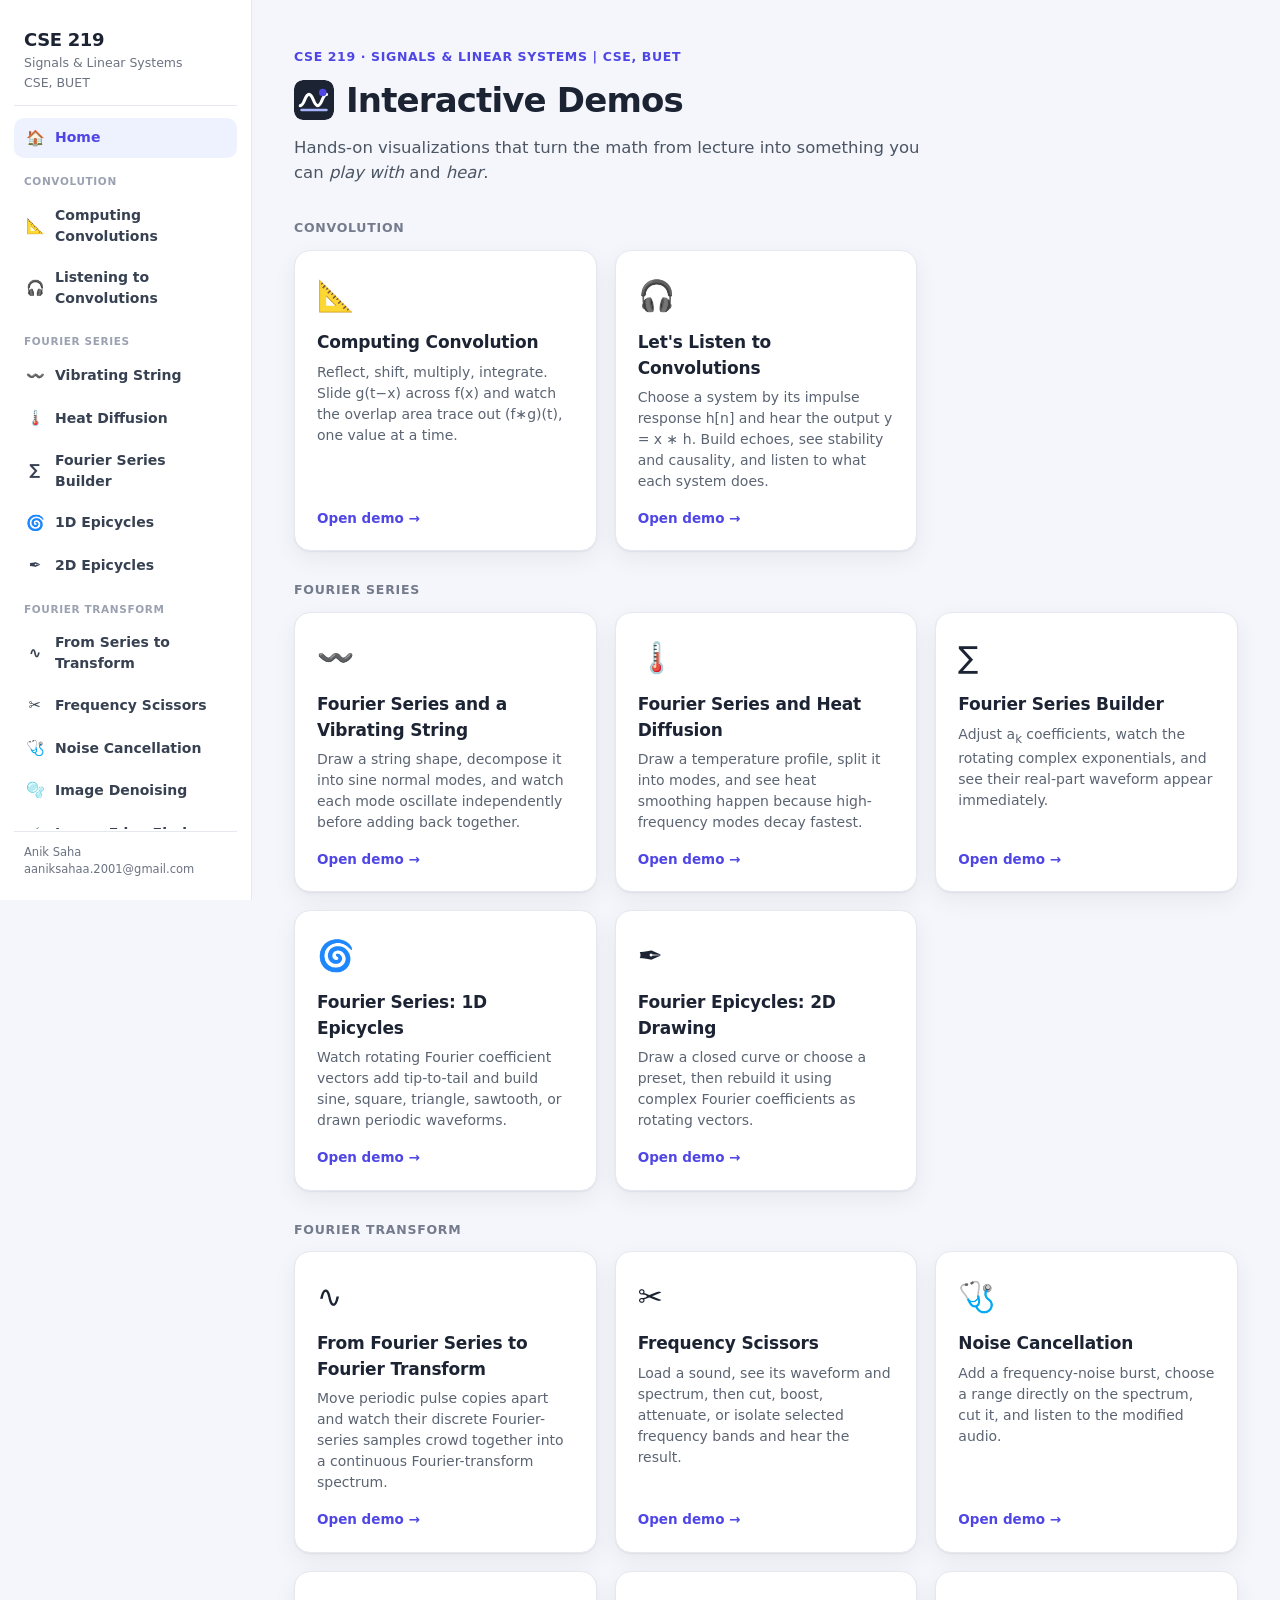
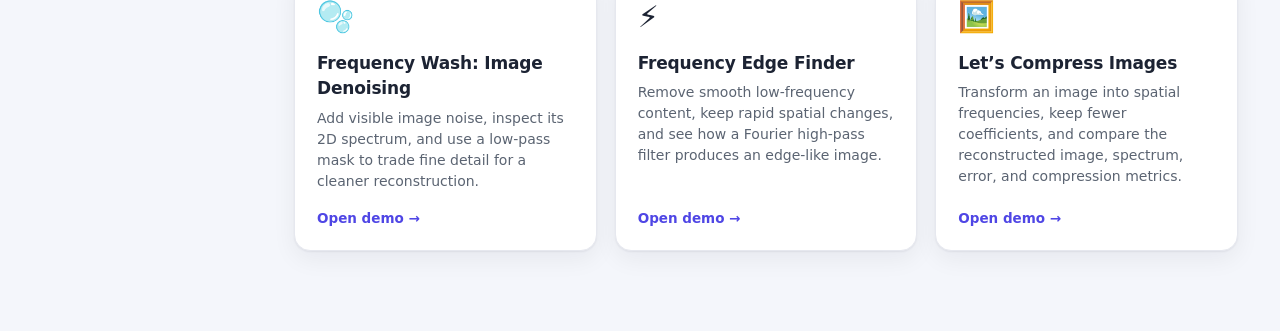
<file: index.html>
<!DOCTYPE html>
<html lang="en">
<head>
<meta charset="UTF-8" />
<meta name="viewport" content="width=device-width, initial-scale=1.0" />
<title>CSE 219 · Signals &amp; Linear Systems — Interactive Demos</title>
<link rel="icon" href="favicon.svg" type="image/svg+xml" />
<link rel="stylesheet" href="assets/site.css" />
<script src="assets/site.js" defer></script>
</head>
<body>
<div class="site">

  <aside class="sidebar" id="siteSidebar"></aside>

  <main class="content">
    <div class="content-inner">

      <header class="hero">
        <div class="eyebrow">CSE 219 · Signals &amp; Linear Systems | CSE, BUET</div>
        <h1 class="hero-title"><img class="hero-logo" src="favicon.svg" alt="" />Interactive Demos</h1>
        <p class="lead">Hands-on visualizations that turn the math from lecture into something you can <em>play with</em> and <em>hear</em>.</p>
      </header>

      <section class="demo-group">
        <h2>Convolution</h2>
        <div class="demos">
          <a class="demo-card" href="computing-convolution.html">
            <div class="demo-emoji">📐</div>
            <h3>Computing Convolution</h3>
            <p>Reflect, shift, multiply, integrate. Slide g(t−x) across f(x) and watch the overlap area trace out (f∗g)(t), one value at a time.</p>
            <span class="go">Open demo →</span>
          </a>

          <a class="demo-card" href="listening-to-convolution.html">
            <div class="demo-emoji">🎧</div>
            <h3>Let's Listen to Convolutions</h3>
            <p>Choose a system by its impulse response h[n] and hear the output y = x ∗ h. Build echoes, see stability and causality, and listen to what each system does.</p>
            <span class="go">Open demo →</span>
          </a>
        </div>
      </section>

      <section class="demo-group">
        <h2>Fourier Series</h2>
        <div class="demos">
          <a class="demo-card" href="fourier-vibrating-string.html">
            <div class="demo-emoji">〰️</div>
            <h3>Fourier Series and a Vibrating String</h3>
            <p>Draw a string shape, decompose it into sine normal modes, and watch each mode oscillate independently before adding back together.</p>
            <span class="go">Open demo →</span>
          </a>

          <a class="demo-card" href="fourier-heat-diffusion.html">
            <div class="demo-emoji">🌡️</div>
            <h3>Fourier Series and Heat Diffusion</h3>
            <p>Draw a temperature profile, split it into modes, and see heat smoothing happen because high-frequency modes decay fastest.</p>
            <span class="go">Open demo →</span>
          </a>

          <a class="demo-card" href="fourier-series-builder.html">
            <div class="demo-emoji">∑</div>
            <h3>Fourier Series Builder</h3>
            <p>Adjust a<sub>k</sub> coefficients, watch the rotating complex exponentials, and see their real-part waveform appear immediately.</p>
            <span class="go">Open demo →</span>
          </a>

          <a class="demo-card" href="fourier-epicycles-1d.html">
            <div class="demo-emoji">🌀</div>
            <h3>Fourier Series: 1D Epicycles</h3>
            <p>Watch rotating Fourier coefficient vectors add tip-to-tail and build sine, square, triangle, sawtooth, or drawn periodic waveforms.</p>
            <span class="go">Open demo →</span>
          </a>

          <a class="demo-card" href="fourier-epicycles-2d.html">
            <div class="demo-emoji">✒️</div>
            <h3>Fourier Epicycles: 2D Drawing</h3>
            <p>Draw a closed curve or choose a preset, then rebuild it using complex Fourier coefficients as rotating vectors.</p>
            <span class="go">Open demo →</span>
          </a>
        </div>
      </section>

      <section class="demo-group">
        <h2>Fourier Transform</h2>
        <div class="demos">
          <a class="demo-card" href="fourier-transform-from-series.html">
            <div class="demo-emoji">∿</div>
            <h3>From Fourier Series to Fourier Transform</h3>
            <p>Move periodic pulse copies apart and watch their discrete Fourier-series samples crowd together into a continuous Fourier-transform spectrum.</p>
            <span class="go">Open demo →</span>
          </a>

          <a class="demo-card" href="listening-to-frequencies.html">
            <div class="demo-emoji">✂️</div>
            <h3>Frequency Scissors</h3>
            <p>Load a sound, see its waveform and spectrum, then cut, boost, attenuate, or isolate selected frequency bands and hear the result.</p>
            <span class="go">Open demo →</span>
          </a>

          <a class="demo-card" href="noise-surgery.html">
            <div class="demo-emoji">🩺</div>
            <h3>Noise Cancellation</h3>
            <p>Add a frequency-noise burst, choose a range directly on the spectrum, cut it, and listen to the modified audio.</p>
            <span class="go">Open demo →</span>
          </a>

          <a class="demo-card" href="image-denoising-fourier.html">
            <div class="demo-emoji">🫧</div>
            <h3>Frequency Wash: Image Denoising</h3>
            <p>Add visible image noise, inspect its 2D spectrum, and use a low-pass mask to trade fine detail for a cleaner reconstruction.</p>
            <span class="go">Open demo →</span>
          </a>

          <a class="demo-card" href="image-edge-detection-fourier.html">
            <div class="demo-emoji">⚡</div>
            <h3>Frequency Edge Finder</h3>
            <p>Remove smooth low-frequency content, keep rapid spatial changes, and see how a Fourier high-pass filter produces an edge-like image.</p>
            <span class="go">Open demo →</span>
          </a>

          <a class="demo-card" href="image-compression-lab.html">
            <div class="demo-emoji">🖼️</div>
            <h3>Let’s Compress Images</h3>
            <p>Transform an image into spatial frequencies, keep fewer coefficients, and compare the reconstructed image, spectrum, error, and compression metrics.</p>
            <span class="go">Open demo →</span>
          </a>
        </div>
      </section>

    </div>
  </main>

</div>
</body>
</html>
</file>
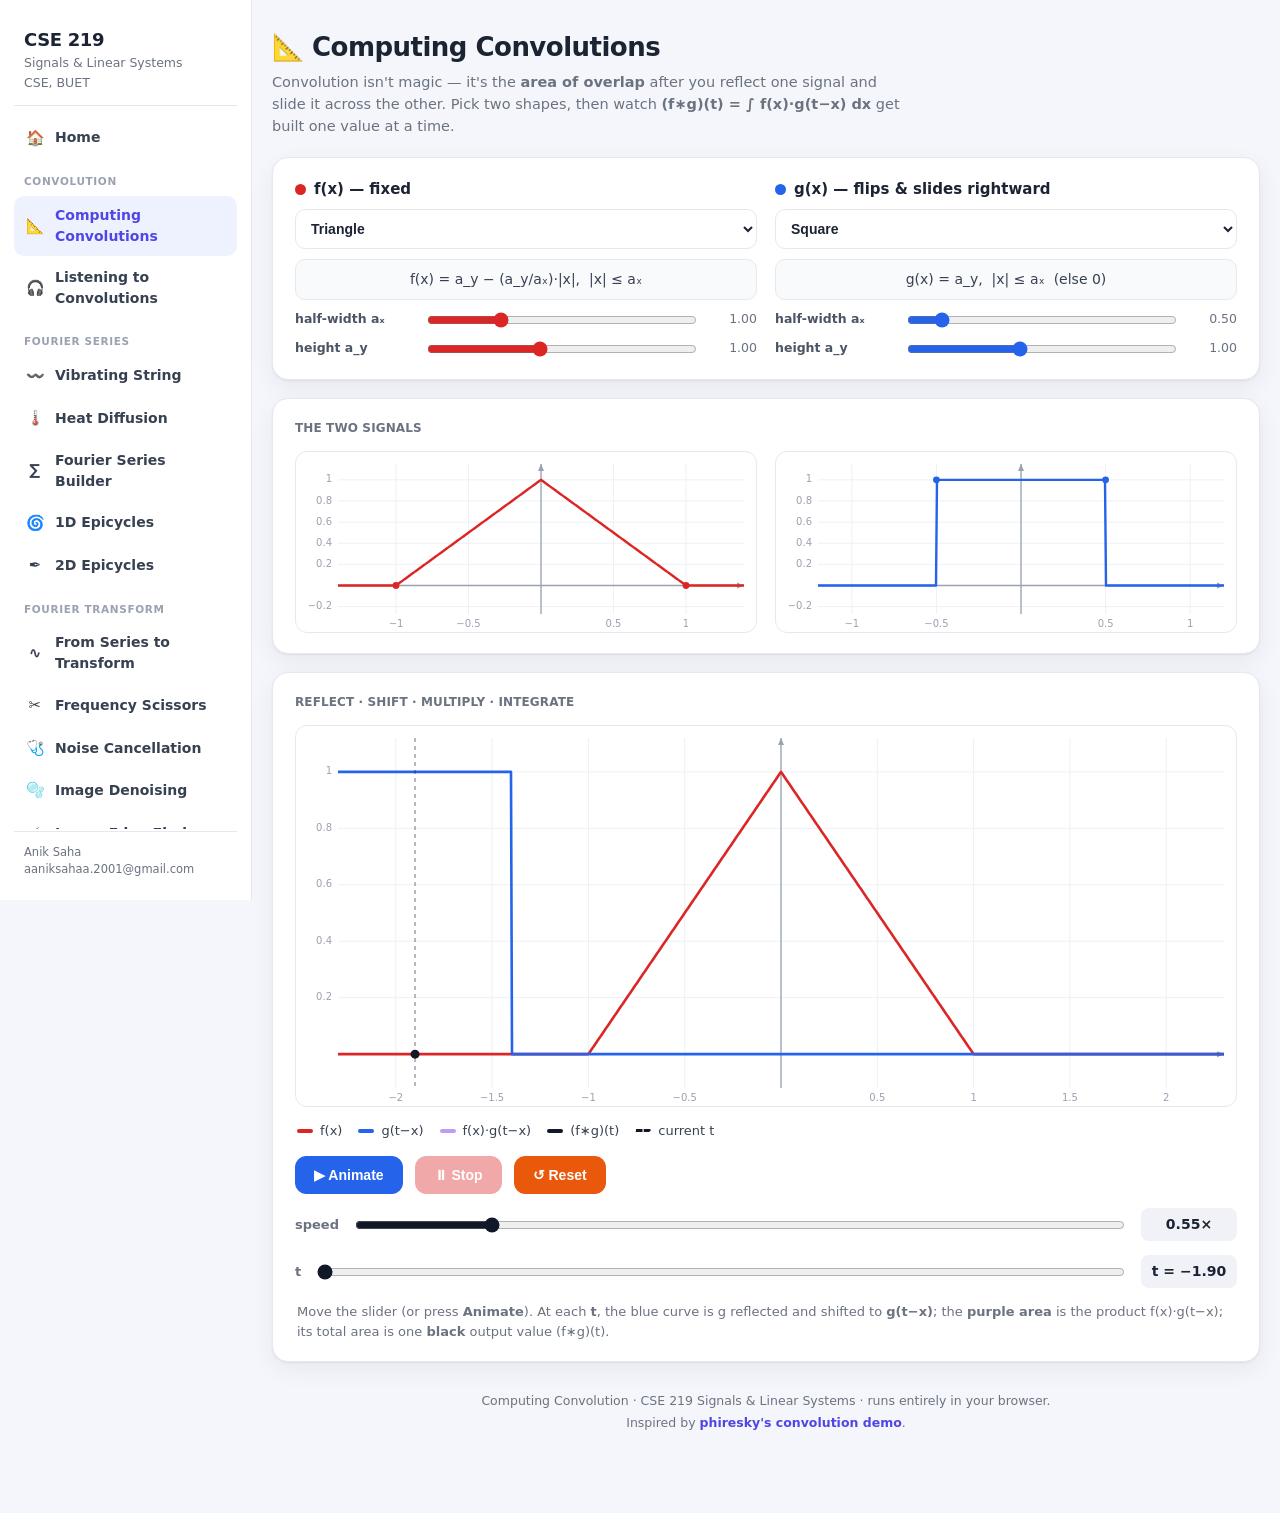
<file: computing-convolution.html>
<!DOCTYPE html>
<html lang="en">
<head>
<meta charset="UTF-8" />
<meta name="viewport" content="width=device-width, initial-scale=1.0" />
<title>📐 Computing Convolutions  · CSE 219</title>
<link rel="stylesheet" href="assets/site.css" />
<script src="assets/site.js" defer></script>
<style>
  :root{
    --bg:#f4f6fb; --card:#ffffff; --ink:#1c2333; --muted:#6b7280; --line:#e6e8ef;
    --accent:#4f46e5; --shadow:0 1px 2px rgba(16,24,40,.06),0 8px 24px rgba(16,24,40,.06);
    --radius:16px;
    --f:#dc2626;        /* red  : f(x)        */
    --g:#2563eb;        /* blue : g(t-x)      */
    --prod:#7c3aed;     /* purple: product    */
    --conv:#111827;     /* black: convolution */
    --animate:#2563eb; --stop:#dc2626; --reset:#ea580c;
  }
  *{box-sizing:border-box}
  html,body{margin:0;padding:0}
  body{font-family:system-ui,-apple-system,"Segoe UI",Roboto,Helvetica,Arial,sans-serif;background:var(--bg);color:var(--ink);line-height:1.5;-webkit-font-smoothing:antialiased}
  .wrap{max-width:1080px;margin:0 auto;padding:28px 20px 80px}

  header.app{margin-bottom:20px}
  .title h1{font-size:26px;margin:0;letter-spacing:-.02em}
  .title p{margin:5px 0 0;color:var(--muted);font-size:14.5px;max-width:640px}

  .card{background:var(--card);border:1px solid var(--line);border-radius:var(--radius);box-shadow:var(--shadow);padding:20px 22px;margin-bottom:18px}
  .card h2{font-size:15px;margin:0 0 14px;color:var(--muted);font-weight:700;letter-spacing:.01em;text-transform:uppercase;font-size:12px}

  .grid2{display:grid;grid-template-columns:1fr 1fr;gap:18px}
  @media(max-width:760px){.grid2{grid-template-columns:1fr}}

  /* function selector + params */
  .fn-col h3{margin:0 0 8px;font-size:15px;display:flex;align-items:center;gap:8px}
  .dot{width:11px;height:11px;border-radius:50%;display:inline-block;flex:none}
  .dot.f{background:var(--f)} .dot.g{background:var(--g)}
  select.fn{width:100%;padding:10px 11px;border:1px solid var(--line);border-radius:10px;font-size:14px;font-weight:600;background:#fff;color:var(--ink);cursor:pointer}
  .formula{font-size:14px;background:#f8fafc;border:1px solid var(--line);border-radius:10px;padding:9px 12px;margin:10px 0;color:#374151;text-align:center;min-height:38px;display:flex;align-items:center;justify-content:center}
  .formula sub{font-size:.72em}
  .params{display:grid;gap:9px;margin-top:6px}
  .param{display:grid;grid-template-columns:120px 1fr 52px;align-items:center;gap:10px}
  .param label{font-size:12.5px;font-weight:600;color:#4b5563}
  .param input[type=range]{width:100%}
  .param.f input[type=range]{accent-color:var(--f)} .param.g input[type=range]{accent-color:var(--g)}
  .param .val{font-variant-numeric:tabular-nums;font-size:12.5px;color:var(--muted);text-align:right}

  .preview-cell .formula{margin-top:0}
  .wave-wrap{background:#fff;border:1px solid var(--line);border-radius:12px;overflow:hidden}
  canvas{display:block;width:100%}
  /* lock display heights so the canvas never scales proportionally with width
     (which would stretch the drawing and clip it under overflow:hidden) */
  #cvF,#cvG{height:180px}
  #cvMain{height:380px}

  /* main plot */
  .legend{display:flex;flex-wrap:wrap;gap:16px;margin:14px 2px 0;font-size:13px}
  .legend span{display:inline-flex;align-items:center;gap:7px;color:#374151}
  .swatch{width:16px;height:4px;border-radius:2px;flex:none}
  .swatch.dotline{height:0;border-top:3px dashed}
  .controls{display:flex;align-items:center;gap:12px;flex-wrap:wrap;margin-top:16px}
  button.btn{border:1px solid var(--line);background:#fff;color:var(--ink);padding:10px 18px;border-radius:11px;font-size:14px;font-weight:700;cursor:pointer;transition:.12s;display:inline-flex;align-items:center;gap:7px}
  button.btn:hover{filter:brightness(.97)}
  button.btn:active{transform:translateY(1px)}
  button.btn:disabled{opacity:.4;cursor:not-allowed}
  button.animate{background:var(--animate);border-color:var(--animate);color:#fff}
  button.stop{background:var(--stop);border-color:var(--stop);color:#fff}
  button.reset{background:var(--reset);border-color:var(--reset);color:#fff}
  .tbar{display:flex;align-items:center;gap:14px;margin-top:14px}
  .tbar input[type=range]{flex:1;accent-color:var(--conv)}
  .tval{font-variant-numeric:tabular-nums;font-weight:700;font-size:14px;min-width:96px;background:#f1f2f7;border-radius:8px;padding:6px 10px;text-align:center}
  .hint{font-size:13px;color:var(--muted);margin:14px 2px 0}
  footer{text-align:center;color:var(--muted);font-size:12.5px;margin-top:28px;line-height:1.7}
  footer a{color:var(--accent);text-decoration:none;font-weight:600}
  footer a:hover{text-decoration:underline}
</style>
</head>
<body>
<div class="site">

  <aside class="sidebar" id="siteSidebar"></aside>

  <main class="content">
  <div class="wrap">

    <header class="app">
      <div class="title">
        <h1>📐 Computing Convolutions</h1>
        <p>Convolution isn't magic — it's the <b>area of overlap</b> after you reflect one signal and slide it across the other. Pick two shapes, then watch <b>(f∗g)(t) = ∫ f(x)·g(t−x) dx</b> get built one value at a time.</p>
      </div>
    </header>

    <!-- CONTROLS -->
    <section class="card">
      <div class="grid2">
        <div class="fn-col">
          <h3><span class="dot f"></span> f(x) — fixed</h3>
          <select class="fn" id="fSelect"></select>
          <div class="formula" id="fFormula"></div>
          <div class="params f" id="fParams"></div>
        </div>
        <div class="fn-col">
          <h3><span class="dot g"></span> g(x) — flips &amp; slides rightward</h3>
          <select class="fn" id="gSelect"></select>
          <div class="formula" id="gFormula"></div>
          <div class="params g" id="gParams"></div>
        </div>
      </div>
    </section>

    <!-- PREVIEWS -->
    <section class="card">
      <h2>The two signals</h2>
      <div class="grid2">
        <div class="preview-cell">
          <div class="wave-wrap"><canvas id="cvF" height="180"></canvas></div>
        </div>
        <div class="preview-cell">
          <div class="wave-wrap"><canvas id="cvG" height="180"></canvas></div>
        </div>
      </div>
    </section>

    <!-- MAIN -->
    <section class="card">
      <h2>Reflect · shift · multiply · integrate</h2>
      <div class="wave-wrap"><canvas id="cvMain" height="380"></canvas></div>

      <div class="legend">
        <span><i class="swatch" style="background:var(--f)"></i> f(x)</span>
        <span><i class="swatch" style="background:var(--g)"></i> g(t−x)</span>
        <span><i class="swatch" style="background:var(--prod);opacity:.5"></i> f(x)·g(t−x)</span>
        <span><i class="swatch" style="background:var(--conv)"></i> (f∗g)(t)</span>
        <span><i class="swatch dotline" style="border-color:var(--conv)"></i> current t</span>
      </div>

      <div class="controls">
        <button class="btn animate" id="animateBtn">▶ Animate</button>
        <button class="btn stop" id="stopBtn" disabled>⏸ Stop</button>
        <button class="btn reset" id="resetBtn">↺ Reset</button>
      </div>
      <div class="tbar">
        <span style="font-weight:700;color:var(--muted);font-size:13px">speed</span>
        <input type="range" id="speedSlider" min="0.25" max="2.00" step="0.05" value="0.55" />
        <span class="tval" id="speedVal">0.55×</span>
      </div>
      <div class="tbar">
        <span style="font-weight:700;color:var(--muted);font-size:13px">t</span>
        <input type="range" id="tSlider" />
        <span class="tval" id="tVal">t = 0.00</span>
      </div>
      <p class="hint">Move the slider (or press <b>Animate</b>). At each <b>t</b>, the blue curve is g reflected and shifted to <b>g(t−x)</b>; the <b>purple area</b> is the product f(x)·g(t−x); its total area is one <b>black</b> output value (f∗g)(t).</p>
    </section>

    <footer>
      Computing Convolution · CSE 219 Signals &amp; Linear Systems · runs entirely in your browser.<br>
      Inspired by <a href="https://phiresky.github.io/convolution-demo/" target="_blank" rel="noopener">phiresky's convolution demo</a>.
    </footer>

  </div>
  </main>

</div>

<script>
"use strict";
const $ = id => document.getElementById(id);

/* ====================================================================
   FUNCTION LIBRARY
   ==================================================================== */
const FN = {
  triangle:{
    name:'Triangle',
    params:[{k:'ax',label:'half-width aₓ',min:0.3,max:3,step:0.05,val:1},
            {k:'ay',label:'height a_y',min:0.3,max:2,step:0.05,val:1}],
    f:(p,x)=> Math.abs(x)<=p.ax ? p.ay - (p.ay/p.ax)*Math.abs(x) : 0,
    support:p=>[-p.ax,p.ax],
    formula:(p,nm)=>`${nm} = a_y − (a_y∕aₓ)·|x|,&nbsp; |x| ≤ aₓ`
  },
  square:{
    name:'Square',
    params:[{k:'ax',label:'half-width aₓ',min:0.2,max:3,step:0.05,val:0.5},
            {k:'ay',label:'height a_y',min:0.3,max:2,step:0.05,val:1}],
    f:(p,x)=> Math.abs(x)<=p.ax ? p.ay : 0,
    support:p=>[-p.ax,p.ax],
    formula:(p,nm)=>`${nm} = a_y,&nbsp; |x| ≤ aₓ&nbsp; (else 0)`
  },
  gaussian:{
    name:'Gaussian',
    params:[{k:'a',label:'width a',min:0.15,max:1.5,step:0.05,val:0.4}],
    f:(p,x)=> Math.exp(-x*x/(p.a*p.a))/(p.a*Math.sqrt(Math.PI)),
    support:p=>[-5*p.a,5*p.a],
    formula:(p,nm)=>`${nm} = e^(−x²∕a²) ∕ (a·√π)`
  },
  sawtooth:{
    name:'Sawtooth (ramp)',
    params:[{k:'bx',label:'start x',min:-2,max:2,step:0.1,val:0},
            {k:'by',label:'start y',min:-1.5,max:2,step:0.1,val:0},
            {k:'bx2',label:'end x',min:-2,max:3,step:0.1,val:1},
            {k:'by2',label:'end y',min:-1.5,max:2,step:0.1,val:1}],
    f:(p,x)=>{const a=Math.min(p.bx,p.bx2),b=Math.max(p.bx,p.bx2);
      if(x<a||x>b||p.bx2===p.bx)return 0;
      return (p.by2-p.by)/(p.bx2-p.bx)*(x-p.bx)+p.by;},
    support:p=>[Math.min(p.bx,p.bx2),Math.max(p.bx,p.bx2)],
    formula:(p,nm)=>`${nm} = ramp from (bₓ,b_y) to (bₓ′,b_y′)`
  }
};

/* ====================================================================
   STATE
   ==================================================================== */
let fKind='triangle', gKind='square';
const fp={}, gp={};                 // current parameter values
let t=0, tMin=-4, tMax=4;
let conv=null;                      // {ts:Float32Array, cs:Float32Array}
let plotXMin=-5, plotXMax=5, yLo=-0.2, yHi=1.2;
let raf=null, lastTs=0;
let animSpeed=0.55;

function initParams(){
  fp.kind=null; for(const p of FN[fKind].params) fp[p.k]=p.val;
  gp.kind=null; for(const p of FN[gKind].params) gp[p.k]=p.val;
}
const fval = x => FN[fKind].f(fp,x);
const gval = x => FN[gKind].f(gp,x);

/* ====================================================================
   NUMERICS — exact-ish convolution by integrating over f's support
   ==================================================================== */
function precompute(){
  const [fm,fM]=FN[fKind].support(fp);
  const [gm,gM]=FN[gKind].support(gp);
  const gW=gM-gm;
  // integration grid over where f lives (f=0 outside → product=0 there)
  const span=Math.max(1e-3, fM-fm);
  const steps=Math.min(2000, Math.max(400, Math.round(span/0.01)));
  const dx=span/steps;
  // t range: full overlap sweep + margin
  const m=Math.max(0.4, 0.12*(fM-fm+gW));
  tMin=fm+gm-m; tMax=fM+gM+m;
  const N=600;
  const ts=new Float32Array(N), cs=new Float32Array(N);
  // track the true min/max of the purple product over the WHOLE sweep so the
  // y-range always contains it (nothing ever gets clipped / hidden).
  let prodHi=0, prodLo=0;
  for(let i=0;i<N;i++){
    const tt=tMin+(i/(N-1))*(tMax-tMin);
    let s=0;
    for(let j=0;j<=steps;j++){ const x=fm+j*dx; const pr=fval(x)*gval(tt-x); s+=pr; if(pr>prodHi)prodHi=pr; if(pr<prodLo)prodLo=pr; }
    cs[i]=s*dx; ts[i]=tt;
  }
  conv={ts,cs};
  // plotting windows
  plotXMin=Math.min(fm-gW, tMin)-0.3;
  plotXMax=Math.max(fM+gW, tMax)+0.3;
  // y range that fully contains everything drawn: f, g, the product, and the
  // convolution output — so no curve is ever clamped out of view.
  let hi=0, lo=0;
  const scan=(v)=>{ if(v>hi)hi=v; if(v<lo)lo=v; };
  for(let x=plotXMin;x<=plotXMax;x+=(plotXMax-plotXMin)/400){ scan(fval(x)); scan(gval(x)); }
  for(let i=0;i<N;i++) scan(cs[i]);
  scan(prodHi); scan(prodLo);
  const padH=0.12*Math.max(1e-6,hi-lo);
  yHi=hi+padH; yLo=Math.min(0,lo)-padH;
}
function cAt(tt){
  if(!conv) return 0;
  const {ts,cs}=conv, N=ts.length;
  if(tt<=ts[0]) return cs[0];
  if(tt>=ts[N-1]) return cs[N-1];
  const f=(tt-tMin)/(tMax-tMin)*(N-1), i=Math.floor(f), fr=f-i;
  return cs[i]*(1-fr)+cs[i+1]*fr;
}

/* ====================================================================
   PLOTTING (Canvas)
   ==================================================================== */
function fit(cv){
  const dpr=window.devicePixelRatio||1;
  // use the ACTUAL displayed CSS size (height is locked via CSS) so the drawing
  // space always matches what's on screen — no stretching, no clipping.
  const w=cv.clientWidth||cv.parentElement.clientWidth;
  const h=cv.clientHeight||parseInt(cv.getAttribute('height'));
  const W=Math.round(w*dpr), H=Math.round(h*dpr);
  if(cv.width!==W||cv.height!==H){cv.width=W;cv.height=H;}
  const g=cv.getContext('2d'); g.setTransform(dpr,0,0,dpr,0,0);
  return {g,w,h};
}
function step5(range){
  const raw=range/8, p=Math.pow(10,Math.floor(Math.log10(raw))), f=raw/p;
  const m = f<1.5?1 : f<3?2 : f<7?5 : 10;
  return m*p;
}
function frame(g,w,h){ return {x0:42,y0:12,w:w-54,h:h-30}; }

function axes(g,R,xR,yR){
  const X=x=>R.x0+(x-xR[0])/(xR[1]-xR[0])*R.w;
  const Y=y=>R.y0+R.h-(y-yR[0])/(yR[1]-yR[0])*R.h;
  // grid
  const xs=step5(xR[1]-xR[0]), ys=step5(yR[1]-yR[0]);
  g.font='10px system-ui'; g.textBaseline='middle';
  g.strokeStyle='#eef0f6'; g.fillStyle='#9aa1b1'; g.lineWidth=1;
  for(let x=Math.ceil(xR[0]/xs)*xs; x<=xR[1]; x+=xs){
    const px=X(x); g.beginPath(); g.moveTo(px,R.y0); g.lineTo(px,R.y0+R.h); g.stroke();
    if(Math.abs(x)>1e-9){ g.textAlign='center'; g.fillText(fmt(x), px, R.y0+R.h+10); }
  }
  for(let y=Math.ceil(yR[0]/ys)*ys; y<=yR[1]; y+=ys){
    const py=Y(y); g.beginPath(); g.moveTo(R.x0,py); g.lineTo(R.x0+R.w,py); g.stroke();
    if(Math.abs(y)>1e-9){ g.textAlign='right'; g.fillText(fmt(y), R.x0-6, py); }
  }
  // axes (x at y=0, y at x=0 if visible)
  g.strokeStyle='#9aa1b1'; g.lineWidth=1.3;
  const y0=Y(0); g.beginPath(); g.moveTo(R.x0,y0); g.lineTo(R.x0+R.w,y0); g.stroke();
  arrow(g,R.x0+R.w,y0,1,0);
  if(xR[0]<0&&xR[1]>0){ const x0=X(0); g.beginPath(); g.moveTo(x0,R.y0+R.h); g.lineTo(x0,R.y0); g.stroke(); arrow(g,x0,R.y0,0,-1); }
  return {X,Y};
}
function arrow(g,x,y,dx,dy){ g.fillStyle='#9aa1b1'; g.beginPath(); g.moveTo(x,y); g.lineTo(x-7*dx+3*dy,y-7*dy-3*dx); g.lineTo(x-7*dx-3*dy,y-7*dy+3*dx); g.closePath(); g.fill(); }
function fmt(v){ const a=Math.abs(v); const s=a<1?v.toFixed(1):(Math.round(v*10)/10); return (''+s).replace('-','−'); }

function curve(g,R,xR,yR,fn,color,width){
  const X=x=>R.x0+(x-xR[0])/(xR[1]-xR[0])*R.w, Y=y=>R.y0+R.h-(y-yR[0])/(yR[1]-yR[0])*R.h;
  g.strokeStyle=color; g.lineWidth=width; g.lineJoin='round'; g.beginPath();
  const N=Math.round(R.w);
  for(let i=0;i<=N;i++){ const x=xR[0]+(i/N)*(xR[1]-xR[0]); const y=Math.max(yR[0],Math.min(yR[1],fn(x))); i===0?g.moveTo(X(x),Y(y)):g.lineTo(X(x),Y(y)); }
  g.stroke();
}
function fillArea(g,R,xR,yR,fn,color,alpha){
  const X=x=>R.x0+(x-xR[0])/(xR[1]-xR[0])*R.w, Y=y=>R.y0+R.h-(y-yR[0])/(yR[1]-yR[0])*R.h;
  const y0=Y(0); g.beginPath(); g.moveTo(X(xR[0]),y0);
  const N=Math.round(R.w);
  for(let i=0;i<=N;i++){ const x=xR[0]+(i/N)*(xR[1]-xR[0]); const y=Math.max(yR[0],Math.min(yR[1],fn(x))); g.lineTo(X(x),Y(y)); }
  g.lineTo(X(xR[1]),y0); g.closePath();
  g.globalAlpha=alpha; g.fillStyle=color; g.fill(); g.globalAlpha=1;
}

/* ---- preview plots ---- */
function drawPreview(cvId, kind, params, color){
  const cv=$(cvId); const {g,w,h}=fit(cv); g.clearRect(0,0,w,h);
  // keep the window centered on the origin so x=0 is always in the middle
  // (otherwise an asymmetric shape like the sawtooth looks "shifted")
  const [sm,sM]=FN[kind].support(params);
  const M=Math.max(Math.abs(sm),Math.abs(sM),0.8)+0.4;
  const xR=[-M, M];
  // y range (with a little extra room below so y=0 isn't jammed on the axis)
  let hi=0,lo=0; for(let x=xR[0];x<=xR[1];x+=(xR[1]-xR[0])/300){ const v=FN[kind].f(params,x); if(v>hi)hi=v; if(v<lo)lo=v; }
  const sp=Math.max(1e-6,hi-lo), pad=0.15*sp;
  const yR=[Math.min(0,lo)-pad-0.12*sp, hi+pad];
  const R=frame(g,w,h); const {X,Y}=axes(g,R,xR,yR);
  curve(g,R,xR,yR,x=>FN[kind].f(params,x),color,2.4);
  // mark the endpoints of the function's nonzero support, so e.g. the
  // sawtooth's foot is visibly pinned at the origin (0,0).
  const clampY=v=>Math.max(yR[0],Math.min(yR[1],v));
  g.fillStyle=color;
  [sm,sM].forEach(px=>{ if(!isFinite(px))return; const py=FN[kind].f(params,px);
    g.beginPath(); g.arc(X(px),Y(clampY(py)),3.4,0,7); g.fill(); });
}

/* ---- main plot ---- */
function drawMain(){
  const cv=$('cvMain'); const {g,w,h}=fit(cv); g.clearRect(0,0,w,h);
  const xR=[plotXMin,plotXMax], yR=[yLo,yHi];
  const R=frame(g,w,h); const {X,Y}=axes(g,R,xR,yR);
  // purple product fill (under everything else but above grid)
  fillArea(g,R,xR,yR,x=>fval(x)*gval(t-x),'#7c3aed',0.32);
  curve(g,R,xR,yR,x=>fval(x)*gval(t-x),'#7c3aed',1.4);
  // f(x) red (fixed)
  curve(g,R,xR,yR,x=>fval(x),'#dc2626',2.6);
  // g(t-x) blue (reflected + shifted)
  curve(g,R,xR,yR,x=>gval(t-x),'#2563eb',2.6);
  // black convolution output (f*g)(t): traced gradually up to the current t
  const {ts,cs}=conv;
  g.strokeStyle='#111827'; g.lineWidth=3; g.lineJoin='round'; g.beginPath();
  let started=false;
  for(let i=0;i<ts.length;i++){
    if(ts[i]>t+1e-9) break;
    const px=X(ts[i]), py=Y(Math.max(yR[0],Math.min(yR[1],cs[i])));
    started?g.lineTo(px,py):(g.moveTo(px,py),started=true);
  }
  g.stroke();
  // current-t marker + dot
  const cy=cAt(t);
  g.strokeStyle='rgba(17,24,39,.45)'; g.setLineDash([4,4]); g.lineWidth=1.3;
  g.beginPath(); g.moveTo(X(t),R.y0); g.lineTo(X(t),R.y0+R.h); g.stroke(); g.setLineDash([]);
  g.fillStyle='#111827'; g.beginPath(); g.arc(X(t),Y(Math.max(yR[0],Math.min(yR[1],cy))),4.5,0,7); g.fill();
}

/* ====================================================================
   UI WIRING
   ==================================================================== */
function buildSelect(sel, kind){
  sel.innerHTML='';
  for(const key in FN){ const o=document.createElement('option'); o.value=key; o.textContent=FN[key].name; sel.appendChild(o); }
  sel.value=kind;
}
function buildParams(boxId, kind, params, cls){
  const box=$(boxId); box.innerHTML='';
  for(const p of FN[kind].params){
    const row=document.createElement('div'); row.className='param '+cls;
    row.innerHTML=`<label>${p.label}</label><input type="range" min="${p.min}" max="${p.max}" step="${p.step}" value="${params[p.k]}"><span class="val">${(+params[p.k]).toFixed(2)}</span>`;
    const r=row.querySelector('input'), v=row.querySelector('.val');
    r.addEventListener('input',e=>{ params[p.k]=parseFloat(e.target.value); v.textContent=params[p.k].toFixed(2); recompute(); });
    box.appendChild(row);
  }
}
function refreshFormulas(){
  $('fFormula').innerHTML = FN[fKind].formula(fp,'f(x)');
  $('gFormula').innerHTML = FN[gKind].formula(gp,'g(x)');
}
function setT(nt, fromSlider){
  t=Math.max(tMin,Math.min(tMax,nt));
  $('tVal').textContent='t = '+(t<0?'−':'')+Math.abs(t).toFixed(2);
  if(!fromSlider) $('tSlider').value=t;
  drawMain();
}
function syncSlider(){
  const s=$('tSlider'); s.min=tMin; s.max=tMax; s.step=(tMax-tMin)/600;
}

/* full rebuild when functions/params change — also auto-resets the
   lower panel: any running animation stops and t snaps back to the start. */
function recompute(){
  stopAnim();
  precompute();
  refreshFormulas();
  drawPreview('cvF', fKind, fp, '#dc2626');
  drawPreview('cvG', gKind, gp, '#2563eb');
  syncSlider();
  t=tMin;
  setT(t);
}

/* animation */
function tick(ts){
  if(!lastTs) lastTs=ts;
  const dt=(ts-lastTs)/1000; lastTs=ts;
  const speed=(tMax-tMin)/6.5*animSpeed;
  let nt=t+speed*dt;
  if(nt>=tMax){ setT(tMax); stopAnim(); return; }
  setT(nt); raf=requestAnimationFrame(tick);
}
function startAnim(){
  if(raf) return;
  if(t>=tMax-1e-6) setT(tMin);
  lastTs=0; $('animateBtn').disabled=true; $('stopBtn').disabled=false;
  raf=requestAnimationFrame(tick);
}
function stopAnim(){
  if(raf){ cancelAnimationFrame(raf); raf=null; }
  $('animateBtn').disabled=false; $('stopBtn').disabled=true;
}
function resetAnim(){ stopAnim(); setT(tMin); }

function init(){
  initParams();
  buildSelect($('fSelect'), fKind);
  buildSelect($('gSelect'), gKind);
  buildParams('fParams', fKind, fp, 'f');
  buildParams('gParams', gKind, gp, 'g');

  $('fSelect').addEventListener('change',e=>{ fKind=e.target.value; for(const p of FN[fKind].params) fp[p.k]=p.val; buildParams('fParams',fKind,fp,'f'); stopAnim(); recompute(); });
  $('gSelect').addEventListener('change',e=>{ gKind=e.target.value; for(const p of FN[gKind].params) gp[p.k]=p.val; buildParams('gParams',gKind,gp,'g'); stopAnim(); recompute(); });
  $('tSlider').addEventListener('input',e=>{ stopAnim(); setT(parseFloat(e.target.value), true); });
  $('animateBtn').addEventListener('click',startAnim);
  $('stopBtn').addEventListener('click',stopAnim);
  $('resetBtn').addEventListener('click',resetAnim);
  $('speedSlider').addEventListener('input',e=>{
    animSpeed=parseFloat(e.target.value);
    $('speedVal').textContent=animSpeed.toFixed(2)+'×';
  });
  window.addEventListener('resize',()=>{ if(conv){ drawPreview('cvF',fKind,fp,'#dc2626'); drawPreview('cvG',gKind,gp,'#2563eb'); drawMain(); } });

  recompute();
  setT(tMin);
}
document.addEventListener('DOMContentLoaded',init);
</script>
</body>
</html>
</file>
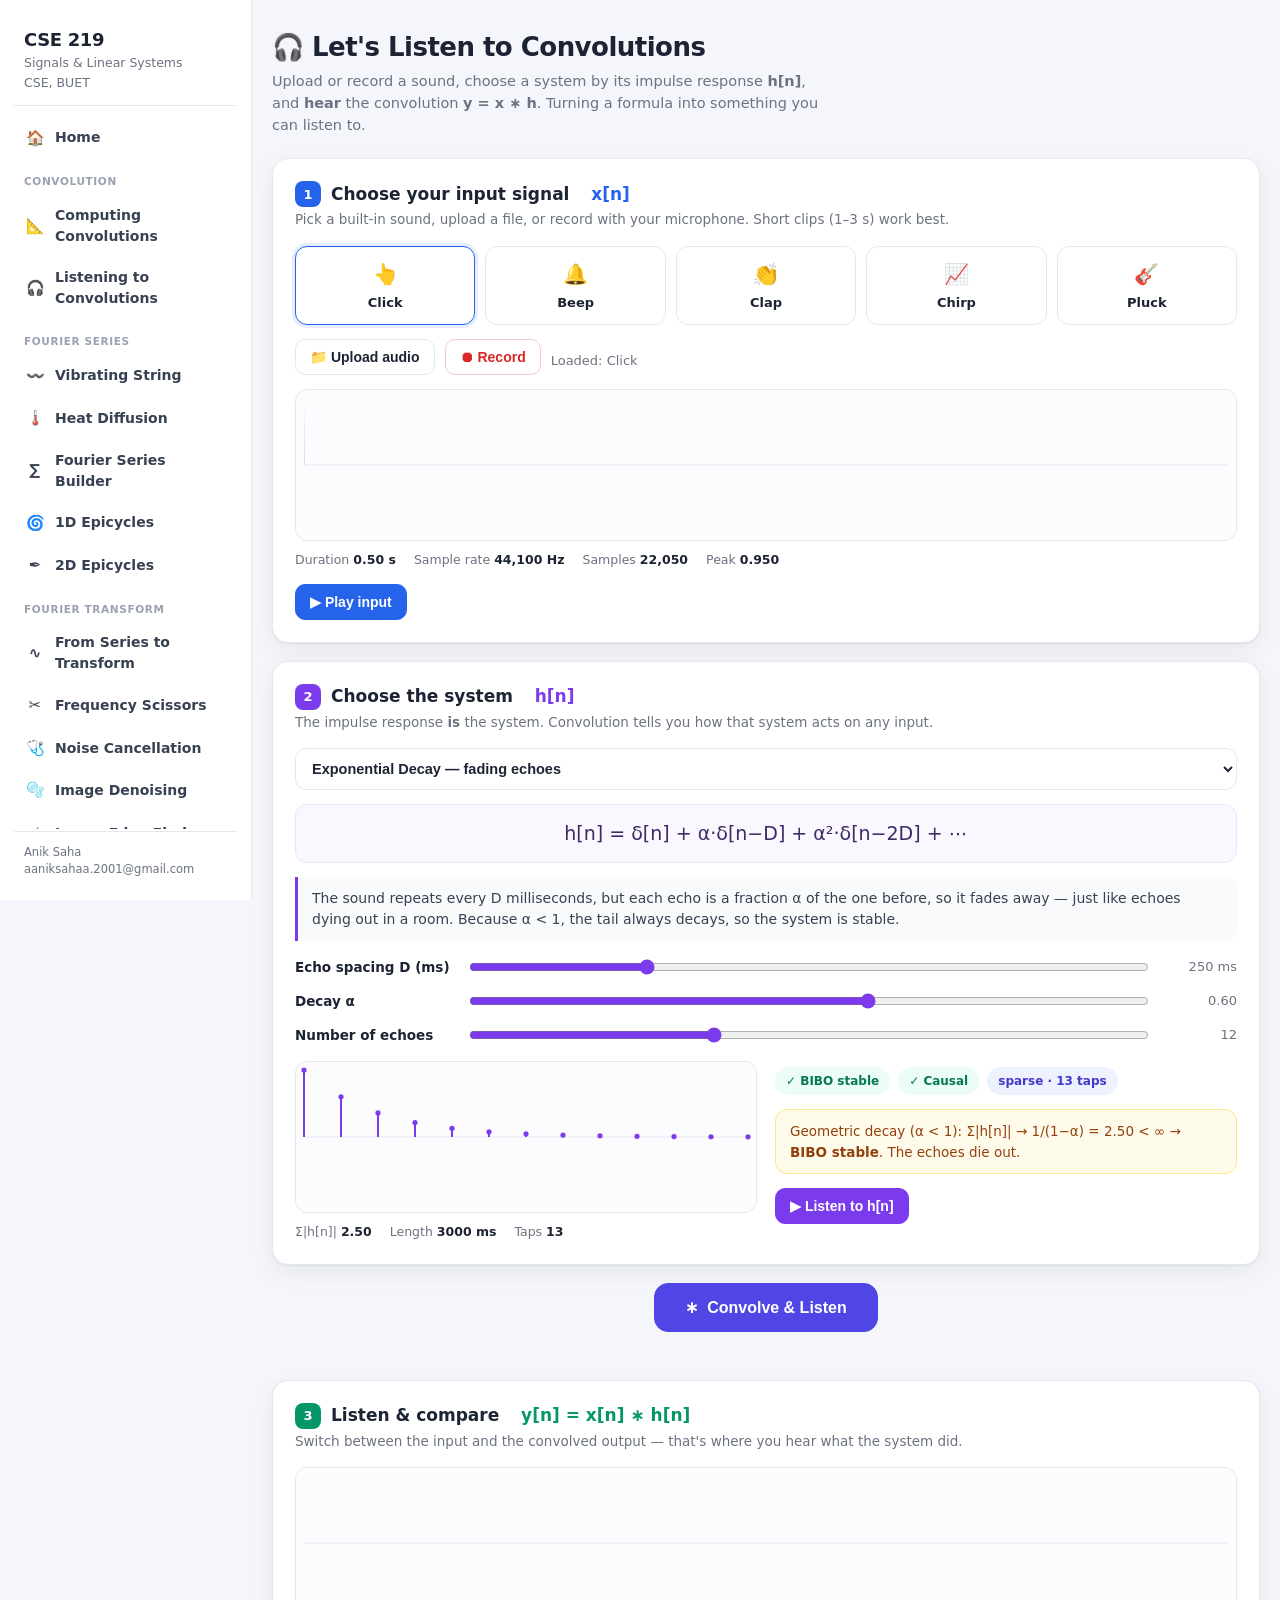
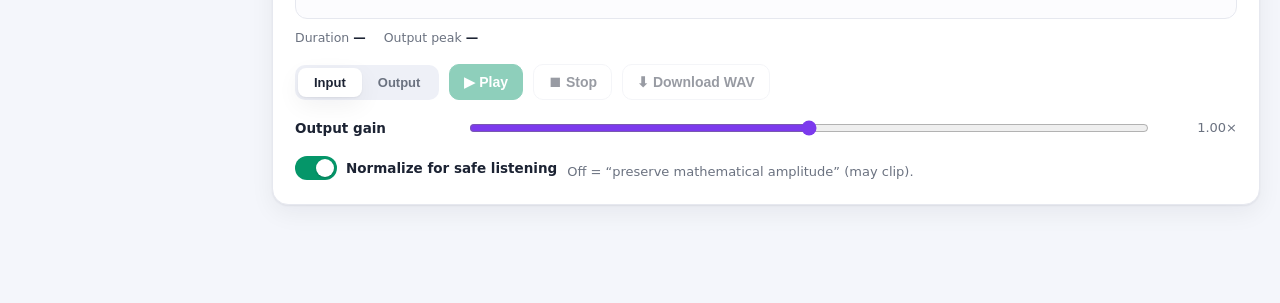
<file: convolution.html>
<!DOCTYPE html>
<html lang="en">
<head>
<meta charset="UTF-8" />
<meta name="viewport" content="width=device-width, initial-scale=1.0" />
<title>🎧 Let's Listen to Convolutions · CSE 219</title>
<link rel="stylesheet" href="assets/site.css" />
<script src="assets/site.js" defer></script>
<style>
  :root{
    --bg:#f4f6fb; --card:#ffffff; --ink:#1c2333; --muted:#6b7280; --line:#e6e8ef;
    --input:#2563eb; --system:#7c3aed; --output:#059669; --accent:#4f46e5;
    --warn:#dc2626; --warnbg:#fef2f2; --okbg:#ecfdf5; --shadow:0 1px 2px rgba(16,24,40,.06),0 8px 24px rgba(16,24,40,.06);
    --radius:16px;
  }
  *{box-sizing:border-box}
  html,body{margin:0;padding:0}
  body{
    font-family:system-ui,-apple-system,"Segoe UI",Roboto,Helvetica,Arial,sans-serif;
    background:var(--bg); color:var(--ink); line-height:1.5;
    -webkit-font-smoothing:antialiased;
  }
  .wrap{max-width:1080px;margin:0 auto;padding:28px 20px 80px}

  /* Header */
  header.app{display:flex;align-items:flex-start;justify-content:space-between;gap:20px;flex-wrap:wrap;margin-bottom:22px}
  .title h1{font-size:26px;margin:0;letter-spacing:-.02em}
  .title p{margin:4px 0 0;color:var(--muted);font-size:14.5px;max-width:560px}

  /* Cards */
  .card{background:var(--card);border:1px solid var(--line);border-radius:var(--radius);box-shadow:var(--shadow);padding:22px 22px;margin-bottom:18px}
  .card h2{font-size:17px;margin:0 0 2px;display:flex;align-items:center;gap:10px}
  .step{display:inline-grid;place-items:center;width:26px;height:26px;border-radius:8px;font-size:13px;font-weight:700;color:#fff}
  .s1{background:var(--input)} .s2{background:var(--system)} .s3{background:var(--output)}
  .sub{color:var(--muted);font-size:13.5px;margin:0 0 16px}

  /* Buttons */
  button.btn{border:1px solid var(--line);background:#fff;color:var(--ink);padding:9px 14px;border-radius:10px;font-size:14px;font-weight:600;cursor:pointer;transition:.12s;display:inline-flex;align-items:center;gap:8px}
  button.btn:hover{border-color:#cdd2e0;background:#fafbff}
  button.btn:active{transform:translateY(1px)}
  button.btn:disabled{opacity:.45;cursor:not-allowed}
  button.primary{background:var(--accent);border-color:var(--accent);color:#fff}
  button.primary:hover{background:#4338ca}
  button.rec{color:var(--warn);border-color:#f3c9c9}
  button.rec.on{background:var(--warn);color:#fff;border-color:var(--warn)}
  button.play{background:var(--input);border-color:var(--input);color:#fff}
  button.play:hover{color:var(--ink)}
  .play.sys{background:var(--system);border-color:var(--system)}
  .play.out{background:var(--output);border-color:var(--output)}
  .row{display:flex;gap:10px;flex-wrap:wrap;align-items:center}

  /* Source chooser */
  .sources{display:grid;grid-template-columns:repeat(auto-fit,minmax(120px,1fr));gap:10px;margin-bottom:14px}
  .chip{border:1px solid var(--line);background:#fff;border-radius:12px;padding:12px 10px;text-align:center;cursor:pointer;font-size:13px;font-weight:600;transition:.12s}
  .chip:hover{border-color:#cdd2e0;background:#fafbff}
  .chip .ic{font-size:20px;display:block;margin-bottom:4px}
  .chip.on{border-color:var(--input);box-shadow:0 0 0 3px rgba(37,99,235,.12)}

  /* Waveform */
  .wave-wrap{position:relative;background:#fcfcfe;border:1px solid var(--line);border-radius:12px;overflow:hidden}
  canvas{display:block;width:100%}
  .meta{display:flex;gap:18px;flex-wrap:wrap;color:var(--muted);font-size:12.5px;margin-top:10px}
  .meta b{color:var(--ink);font-variant-numeric:tabular-nums}

  /* IR selector */
  select.ir{width:100%;padding:11px 12px;border:1px solid var(--line);border-radius:11px;font-size:14.5px;font-weight:600;background:#fff;color:var(--ink);cursor:pointer}
  .formula{font-size:19px;background:#faf7ff;border:1px solid #ece4fb;border-radius:12px;padding:14px 16px;margin:14px 0;text-align:center;color:#3a2d63}
  .formula sub,.formula sup{font-size:.7em}
  .explain{font-size:14px;color:#374151;background:#f8fafc;border-left:3px solid var(--system);border-radius:0 10px 10px 0;padding:11px 14px;margin:12px 0}
  .params{display:grid;gap:14px;margin:16px 0}
  .param{display:grid;grid-template-columns:160px 1fr 78px;align-items:center;gap:12px}
  .param label{font-size:13.5px;font-weight:600}
  .param input[type=range]{width:100%;accent-color:var(--system)}
  .param .val{font-variant-numeric:tabular-nums;font-size:13px;color:var(--muted);text-align:right}
  .badges{display:flex;gap:8px;flex-wrap:wrap;margin-top:6px}
  .badge{font-size:12px;font-weight:700;padding:5px 11px;border-radius:999px;display:inline-flex;gap:6px;align-items:center}
  .badge.ok{background:var(--okbg);color:#047857}
  .badge.bad{background:var(--warnbg);color:var(--warn)}
  .badge.neutral{background:#eef2ff;color:#4338ca}

  .convolve-bar{text-align:center;margin:6px 0 22px}
  .convolve-bar button{font-size:16px;padding:14px 30px;border-radius:14px}

  .toggle{display:inline-flex;align-items:center;gap:9px;font-size:13.5px;font-weight:600;cursor:pointer;user-select:none}
  .switch{width:42px;height:24px;border-radius:999px;background:#d1d5db;position:relative;transition:.15s;flex:none}
  .switch::after{content:"";position:absolute;width:18px;height:18px;border-radius:50%;background:#fff;top:3px;left:3px;transition:.15s;box-shadow:0 1px 2px rgba(0,0,0,.2)}
  input:checked + .switch{background:var(--output)}
  input:checked + .switch::after{left:21px}
  .toggle input{display:none}

  .ab{display:inline-flex;background:#eef0f7;border-radius:10px;padding:3px}
  .ab button{border:0;background:transparent;padding:7px 16px;border-radius:8px;font-weight:700;font-size:13px;cursor:pointer;color:var(--muted)}
  .ab button.on{background:#fff;box-shadow:var(--shadow);color:var(--ink)}

  .warning{background:var(--warnbg);border:1px solid #f6caca;color:#991b1b;border-radius:12px;padding:11px 14px;font-size:13.5px;margin-top:14px;display:none}
  .warning.show{display:block}
  .note{background:#fffbeb;border:1px solid #fde68a;color:#92400e;border-radius:12px;padding:11px 14px;font-size:13.5px;margin-top:14px}

  .status{font-size:13px;color:var(--muted);min-height:18px;margin-top:8px}
  .hidden{display:none!important}
  .grid2{display:grid;grid-template-columns:1fr 1fr;gap:18px}
  @media(max-width:760px){.grid2{grid-template-columns:1fr}.param{grid-template-columns:1fr;gap:6px}.param .val{text-align:left}}

  details.help{margin-top:6px}
  details.help summary{cursor:pointer;font-weight:600;font-size:14px;color:var(--accent)}
  footer{text-align:center;color:var(--muted);font-size:12.5px;margin-top:30px}
  code.k{background:#eef2ff;padding:1px 6px;border-radius:6px;font-size:12.5px;color:#4338ca}
</style>
</head>
<body>
<div class="site">

  <aside class="sidebar" id="siteSidebar"></aside>

  <main class="content">
  <div class="wrap">

  <header class="app">
    <div class="title">
      <h1>🎧 Let's Listen to Convolutions</h1>
      <p>Upload or record a sound, choose a system by its impulse response <b>h[n]</b>, and <b>hear</b> the convolution <b>y = x ∗ h</b>. Turning a formula into something you can listen to.</p>
    </div>
  </header>

  <!-- STEP 1 : INPUT -->
  <section class="card">
    <h2><span class="step s1">1</span> Choose your input signal &nbsp;<span style="color:var(--input);font-weight:600">x[n]</span></h2>
    <p class="sub">Pick a built-in sound, upload a file, or record with your microphone. Short clips (1–3 s) work best.</p>

    <div class="sources" id="sampleChips"></div>
    <div class="row" style="margin-bottom:14px">
      <button class="btn" id="uploadBtn">📁 Upload audio</button>
      <input type="file" id="fileInput" accept="audio/*,.wav,.mp3,.webm,.ogg" class="hidden" />
      <button class="btn rec" id="recBtn">⏺ Record</button>
      <span class="status" id="inStatus"></span>
    </div>

    <div class="wave-wrap"><canvas id="canvasX" height="150"></canvas></div>
    <div class="meta">
      <span>Duration <b id="xDur">—</b></span>
      <span>Sample rate <b id="xSr">—</b></span>
      <span>Samples <b id="xLen">—</b></span>
      <span>Peak <b id="xPeak">—</b></span>
    </div>
    <div class="row" style="margin-top:14px">
      <button class="btn play" id="playX" disabled>▶ Play input</button>
    </div>
  </section>

  <!-- STEP 2 : SYSTEM -->
  <section class="card">
    <h2><span class="step s2">2</span> Choose the system &nbsp;<span style="color:var(--system);font-weight:600">h[n]</span></h2>
    <p class="sub">The impulse response <b>is</b> the system. Convolution tells you how that system acts on any input.</p>

    <select class="ir" id="irSelect"></select>
    <div class="formula" id="irFormula"></div>
    <div class="explain" id="irExplain"></div>
    <div class="params" id="irParams"></div>

    <div class="grid2" style="align-items:start">
      <div>
        <div class="wave-wrap"><canvas id="canvasH" height="150"></canvas></div>
        <div class="meta">
          <span>Σ|h[n]| <b id="hSum">—</b></span>
          <span>Length <b id="hLen">—</b></span>
          <span>Taps <b id="hTaps">—</b></span>
        </div>
      </div>
      <div>
        <div class="badges" id="irBadges"></div>
        <div id="stabilityNote" class="note" style="margin-top:14px"></div>
        <div class="row" style="margin-top:14px">
          <button class="btn play sys" id="playH">▶ Listen to h[n]</button>
        </div>
      </div>
    </div>
  </section>

  <!-- CONVOLVE -->
  <div class="convolve-bar">
    <button class="btn primary" id="convolveBtn" disabled>∗ &nbsp;Convolve &amp; Listen</button>
    <div class="status" id="convStatus" style="text-align:center"></div>
  </div>

  <!-- STEP 3 : OUTPUT -->
  <section class="card">
    <h2><span class="step s3">3</span> Listen &amp; compare &nbsp;<span style="color:var(--output);font-weight:600">y[n] = x[n] ∗ h[n]</span></h2>
    <p class="sub">Switch between the input and the convolved output — that's where you hear what the system did.</p>

    <div class="wave-wrap"><canvas id="canvasY" height="150"></canvas></div>
    <div class="meta">
      <span>Duration <b id="yDur">—</b></span>
      <span>Output peak <b id="yPeak">—</b></span>
    </div>

    <div class="row" style="margin:16px 0 4px">
      <span class="ab" id="abToggle">
        <button data-ab="x" class="on">Input</button>
        <button data-ab="y">Output</button>
      </span>
      <button class="btn play out" id="playSel" disabled>▶ Play</button>
      <button class="btn" id="stopBtn" disabled>⏹ Stop</button>
      <button class="btn" id="downloadBtn" disabled>⬇ Download WAV</button>
    </div>

    <div class="warning" id="clipWarn">⚠ The output exceeds ±1.0 and will clip / distort. Turn on normalization, or that distortion <i>is</i> the teaching point (e.g. an unstable system).</div>

    <div class="params" style="margin-top:18px">
      <div class="param">
        <label>Output gain</label>
        <input type="range" id="gain" min="0" max="2" step="0.01" value="1" />
        <span class="val" id="gainVal">1.00×</span>
      </div>
    </div>
    <div class="row" style="margin-top:6px">
      <label class="toggle">
        <input type="checkbox" id="normChk" checked />
        <span class="switch"></span>
        Normalize for safe listening
      </label>
      <span class="status">Off = “preserve mathematical amplitude” (may clip).</span>
    </div>
  </section>

  <!-- <footer>
    LTI Audio Playground · for CSE 219 Signals &amp; Linear Systems · runs entirely in your browser, no data leaves your machine.
  </footer> -->
  </div>
  </main>

</div>

<script>
"use strict";
/* ============================================================
   LTI Audio Playground — single-file, no dependencies.
   Convolution is computed with an OfflineAudioContext +
   ConvolverNode (normalize=false) => exact linear y = x*h.
   ============================================================ */

const $ = id => document.getElementById(id);

/* ---------- global audio state ---------- */
let audioCtx = null;                 // playback context (created on first gesture)
let input = null;                    // {data:Float32Array, sr:Number, name:String}
let outputData = null;               // Float32Array of processed y (post gain/normalize)
let activeSource = null;             // currently playing BufferSource
let abSel = 'x';

function ctx(){
  if(!audioCtx) audioCtx = new (window.AudioContext||window.webkitAudioContext)();
  if(audioCtx.state==='suspended') audioCtx.resume();
  return audioCtx;
}

/* ====================================================================
   IMPULSE RESPONSE DEFINITIONS
   each: id, name, formula(HTML), explain, params, gen(sr,p), causal,
   stability(p) -> {summable:Bool, note:String}
   ==================================================================== */
// Two systems, both built from a train of equally-spaced impulses (echoes).
//  • Unit Step    : every echo equally loud  → the "repeated equal echoes" idea.
//  • Exp. Decay   : each echo a fraction α weaker → the echoes fade away.
const UNIT_ALPHA = 0.99;   // hidden roll-off for the unit-step train (kept out of the UI)

const IRS = [
  {
    id:'expdecay', name:'Exponential Decay — fading echoes', causal:true,
    formula:'h[n] = δ[n] + α·δ[n−D] + α²·δ[n−2D] + ⋯',
    explain:'The sound repeats every D milliseconds, but each echo is a fraction α of the one before, so it fades away — just like echoes dying out in a room. Because α < 1, the tail always decays, so the system is stable.',
    params:[
      {key:'D',label:'Echo spacing D (ms)',min:60,max:800,step:1,val:250,fmt:v=>v+' ms'},
      {key:'a',label:'Decay α',min:0.1,max:0.95,step:0.01,val:0.6,fmt:v=>v.toFixed(2)},
      {key:'M',label:'Number of echoes',min:2,max:30,step:1,val:12,fmt:v=>v}
    ],
    gen:(sr,p)=>{const Ds=Math.round(p.D/1000*sr);const a=new Float32Array(p.M*Ds+1);for(let m=0;m<=p.M;m++)a[m*Ds]=Math.pow(p.a,m);return a;},
    stability:p=>{const s=(1-Math.pow(p.a,p.M+1))/(1-p.a);return{summable:true,note:`Geometric decay (α &lt; 1): Σ|h[n]| → 1/(1−α) = ${(1/(1-p.a)).toFixed(2)} &lt; ∞ → <b>BIBO stable</b>. The echoes die out.`};}
  },
  {
    id:'unitstep', name:'Unit Step — equal repeated echoes', causal:true,
    formula:'h[n] = δ[n] + δ[n−D] + δ[n−2D] + δ[n−3D] + ⋯',
    explain:'The discrete-step idea: the sound repeats at a fixed spacing D, and every echo is equally loud. In principle this is an endless sum of equal impulses — it never settles down, so it is not absolutely summable and therefore not BIBO stable. We play a long but finite train so you can hear it safely.',
    params:[
      {key:'D',label:'Echo spacing D (ms)',min:60,max:800,step:1,val:250,fmt:v=>v+' ms'},
      {key:'M',label:'Number of echoes',min:2,max:30,step:1,val:12,fmt:v=>v}
    ],
    gen:(sr,p)=>{const Ds=Math.round(p.D/1000*sr);const a=new Float32Array(p.M*Ds+1);for(let m=0;m<=p.M;m++)a[m*Ds]=Math.pow(UNIT_ALPHA,m);return a;},
    stability:p=>({summable:false,note:`Equal repeated impulses: as the number of echoes grows, Σ|h[n]| keeps growing without bound → in the limit it is <b>NOT BIBO stable</b>. Shown here with ${p.M} echoes for safe listening.`})
  }
];

let curIR = IRS[0];
const irParamVals = {}; // id -> {key:val}
IRS.forEach(ir=>{ irParamVals[ir.id]={}; ir.params.forEach(p=>irParamVals[ir.id][p.key]=p.val); });

/* current h: returns {data:Float32Array, center:Int} */
function buildH(){
  const sr = input ? input.sr : (audioCtx? audioCtx.sampleRate : 44100);
  const r = curIR.gen(sr, irParamVals[curIR.id]);
  if(r instanceof Float32Array) return {data:r, center:0};
  return r; // {data, center}
}

/* ====================================================================
   SAMPLE SOUND SYNTHESIS  (no external files needed)
   ==================================================================== */
const SAMPLES = [
  {id:'click', ic:'👆', label:'Click', make:sr=>{const a=new Float32Array(Math.round(sr*0.5));a[0]=0.95;return a;}},
  {id:'beep',  ic:'🔔', label:'Beep',  make:sr=>{const n=Math.round(sr*0.35);const a=new Float32Array(n);for(let i=0;i<n;i++){const e=Math.min(1,i/(sr*0.01))*Math.exp(-i/(sr*0.12));a[i]=Math.sin(2*Math.PI*660*i/sr)*e*0.8;}return a;}},
  {id:'clap',  ic:'👏', label:'Clap',  make:sr=>{const n=Math.round(sr*0.25);const a=new Float32Array(n);let s=7;const rnd=()=>{s=(s*1103515245+12345)&0x7fffffff;return s/0x7fffffff*2-1;};for(let i=0;i<n;i++)a[i]=rnd()*Math.exp(-i/(sr*0.02))*0.9;return a;}},
  {id:'chirp', ic:'📈', label:'Chirp',  make:sr=>{const n=Math.round(sr*1.0);const a=new Float32Array(n);for(let i=0;i<n;i++){const t=i/sr;const fr=300+ (2200-300)*t/1.0;const ph=2*Math.PI*(300*t+(2200-300)*t*t/(2*1.0));const e=Math.min(1,i/(sr*0.01))*Math.min(1,(n-i)/(sr*0.02));a[i]=Math.sin(ph)*e*0.7;}return a;}},
  {id:'pluck', ic:'🎸', label:'Pluck', make:sr=>{const n=Math.round(sr*0.6);const a=new Float32Array(n);for(let i=0;i<n;i++){const e=Math.exp(-i/(sr*0.18));a[i]=(Math.sin(2*Math.PI*220*i/sr)+0.5*Math.sin(2*Math.PI*440*i/sr))*e*0.5;}return a;}},
];

function loadSample(s){
  const sr = (audioCtx? audioCtx.sampleRate : 44100);
  setInput(s.make(sr), sr, s.label);
  highlightChip(s.id);
}

/* ====================================================================
   INPUT HANDLING
   ==================================================================== */
function setInput(data, sr, name){
  // normalize input peak to a comfortable level for fair comparison
  let pk=0; for(const v of data) pk=Math.max(pk,Math.abs(v));
  if(pk>0 && pk!==1){ /* keep as-is unless silent */ }
  input = {data, sr, name};
  drawWave('canvasX', data, 0, '#2563eb');
  $('xDur').textContent = (data.length/sr).toFixed(2)+' s';
  $('xSr').textContent = sr.toLocaleString()+' Hz';
  $('xLen').textContent = data.length.toLocaleString();
  $('xPeak').textContent = pk.toFixed(3);
  $('playX').disabled=false;
  $('convolveBtn').disabled=false;
  $('inStatus').textContent='Loaded: '+name;
  outputData=null; lastWet=null; $('downloadBtn').disabled=true; $('playSel').disabled=true;
  drawWave('canvasY', new Float32Array(8), 0, '#059669');
  $('yDur').textContent='—'; $('yPeak').textContent='—';
  refreshH();
}

function highlightChip(id){ document.querySelectorAll('.chip').forEach(c=>c.classList.toggle('on',c.dataset.id===id)); }

async function decodeFile(file){
  $('inStatus').textContent='Decoding…';
  try{
    const buf = await file.arrayBuffer();
    const ac = ctx();
    const ab = await ac.decodeAudioData(buf);
    // downmix to mono
    const mono = new Float32Array(ab.length);
    for(let ch=0; ch<ab.numberOfChannels; ch++){
      const d=ab.getChannelData(ch);
      for(let i=0;i<ab.length;i++) mono[i]+=d[i]/ab.numberOfChannels;
    }
    highlightChip(null);
    setInput(mono, ab.sampleRate, file.name);
  }catch(e){ $('inStatus').textContent='Could not decode that file: '+e.message; }
}

/* ---- microphone recording ---- */
let mediaRec=null, recChunks=[], recTimer=null, recStart=0;
async function toggleRecord(){
  if(mediaRec && mediaRec.state==='recording'){ mediaRec.stop(); return; }
  if(!navigator.mediaDevices || !navigator.mediaDevices.getUserMedia){
    $('inStatus').textContent='Microphone not available in this browser.'; return;
  }
  try{
    const stream = await navigator.mediaDevices.getUserMedia({audio:true});
    mediaRec = new MediaRecorder(stream);
    recChunks=[];
    mediaRec.ondataavailable=e=>{ if(e.data.size) recChunks.push(e.data); };
    mediaRec.onstop=async()=>{
      clearInterval(recTimer); $('recBtn').classList.remove('on'); $('recBtn').textContent='⏺ Record';
      stream.getTracks().forEach(t=>t.stop());
      const blob=new Blob(recChunks,{type:mediaRec.mimeType||'audio/webm'});
      await decodeFile(blob);
    };
    mediaRec.start();
    recStart=Date.now();
    $('recBtn').classList.add('on');
    recTimer=setInterval(()=>{$('recBtn').textContent='⏹ Stop  '+((Date.now()-recStart)/1000).toFixed(1)+'s';},100);
  }catch(e){
    $('inStatus').textContent = location.protocol==='file:'
      ? 'Mic needs a secure context. Run a local server (see README) — file:// blocks the microphone.'
      : 'Microphone permission denied.';
  }
}

/* ====================================================================
   SYSTEM (h) PANEL
   ==================================================================== */
function buildIRSelect(){
  const sel=$('irSelect'); sel.innerHTML='';
  IRS.forEach(ir=>{
    const o=document.createElement('option'); o.value=ir.id; o.textContent=ir.name; sel.appendChild(o);
  });
  sel.value=curIR.id;
}

function buildParams(){
  const box=$('irParams'); box.innerHTML='';
  curIR.params.forEach(p=>{
    const row=document.createElement('div'); row.className='param';
    if(p.type==='bool'){
      row.innerHTML=`<label>${p.label}</label>
        <label class="toggle" style="grid-column:2/4"><input type="checkbox" ${irParamVals[curIR.id][p.key]?'checked':''}><span class="switch"></span></label>`;
      row.querySelector('input').addEventListener('change',e=>{irParamVals[curIR.id][p.key]=e.target.checked?1:0;refreshH();});
    }else{
      row.innerHTML=`<label>${p.label}</label>
        <input type="range" min="${p.min}" max="${p.max}" step="${p.step}" value="${irParamVals[curIR.id][p.key]}">
        <span class="val">${p.fmt(irParamVals[curIR.id][p.key])}</span>`;
      const r=row.querySelector('input'), v=row.querySelector('.val');
      r.addEventListener('input',e=>{const val=parseFloat(e.target.value);irParamVals[curIR.id][p.key]=val;v.textContent=p.fmt(val);refreshH();});
    }
    box.appendChild(row);
  });
}

function refreshH(){
  $('irFormula').innerHTML = curIR.formula;
  $('irExplain').textContent = curIR.explain;
  const {data, center} = buildH();
  drawWave('canvasH', data, center, '#7c3aed', true);
  let sum=0,taps=0; for(const v of data){sum+=Math.abs(v); if(Math.abs(v)>1e-6)taps++;}
  const sr = input?input.sr:(audioCtx?audioCtx.sampleRate:44100);
  $('hSum').textContent = curIR.stability(irParamVals[curIR.id]).summable ? sum.toFixed(2) : sum.toFixed(0)+' ↗';
  $('hLen').textContent = (data.length/sr*1000).toFixed(0)+' ms';
  $('hTaps').textContent = taps>200? '≈dense' : taps;
  // badges
  const st=curIR.stability(irParamVals[curIR.id]);
  const badges=$('irBadges'); badges.innerHTML='';
  badges.innerHTML += st.summable
    ? '<span class="badge ok">✓ BIBO stable</span>'
    : '<span class="badge bad">✕ Unstable (Σ|h| = ∞)</span>';
  badges.innerHTML += curIR.causal
    ? '<span class="badge ok">✓ Causal</span>'
    : '<span class="badge bad">✕ Noncausal</span>';
  badges.innerHTML += `<span class="badge neutral">${taps>200?'dense memory':'sparse · '+taps+' taps'}</span>`;
  $('stabilityNote').innerHTML = st.note;
}

/* ====================================================================
   WAVEFORM / STEM DRAWING
   ==================================================================== */
function fitCanvas(cv){
  const dpr=window.devicePixelRatio||1;
  const w=cv.clientWidth||cv.parentElement.clientWidth;
  const h=parseInt(cv.getAttribute('height'));
  if(cv.width!==Math.round(w*dpr)){cv.width=Math.round(w*dpr);cv.height=Math.round(h*dpr);}
  const g=cv.getContext('2d'); g.setTransform(dpr,0,0,dpr,0,0);
  return {g,w,h};
}
function drawWave(id, data, center, color, stem=false){
  const cv=$(id); const {g,w,h}=fitCanvas(cv);
  g.clearRect(0,0,w,h);
  const mid=h/2;
  // peak for scaling
  let pk=0; for(const v of data) pk=Math.max(pk,Math.abs(v)); if(pk===0)pk=1;
  const pad=8, plotW=w-2*pad;
  // zero axis
  g.strokeStyle='#e6e8ef'; g.lineWidth=1; g.beginPath(); g.moveTo(pad,mid); g.lineTo(w-pad,mid); g.stroke();
  // n=0 / center marker
  if(center>0){
    const x0=pad+ (center/data.length)*plotW;
    g.strokeStyle='#cbb6f0'; g.setLineDash([4,4]); g.beginPath(); g.moveTo(x0,4); g.lineTo(x0,h-4); g.stroke(); g.setLineDash([]);
    g.fillStyle='#7c3aed'; g.font='11px system-ui'; g.fillText('n=0',x0+3,14);
  }
  // decide stem vs filled line: stem if few taps
  let taps=0; for(const v of data){ if(Math.abs(v)>1e-6)taps++; if(taps>120)break; }
  if(stem && taps<=120 && data.length<200000){
    g.strokeStyle=color; g.fillStyle=color; g.lineWidth=2;
    for(let i=0;i<data.length;i++){
      if(Math.abs(data[i])<1e-6)continue;
      const x=pad+(i/Math.max(1,data.length-1))*plotW;
      const y=mid-(data[i]/pk)*(mid-8);
      g.beginPath(); g.moveTo(x,mid); g.lineTo(x,y); g.stroke();
      g.beginPath(); g.arc(x,y,2.6,0,7); g.fill();
    }
  }else{
    // min/max envelope per pixel column
    g.fillStyle=color+'33'; g.strokeStyle=color; g.lineWidth=1.2;
    g.beginPath();
    const N=data.length;
    for(let px=0;px<plotW;px++){
      const a=Math.floor(px/plotW*N), b=Math.max(a+1,Math.floor((px+1)/plotW*N));
      let mn=1e9,mx=-1e9; for(let i=a;i<b && i<N;i++){const v=data[i]; if(v<mn)mn=v; if(v>mx)mx=v;}
      if(mn===1e9){mn=mx=0;}
      const x=pad+px;
      const yT=mid-(mx/pk)*(mid-8), yB=mid-(mn/pk)*(mid-8);
      if(px===0)g.moveTo(x,yT);
      g.lineTo(x,yT);
      if(yB-yT>0.5){g.moveTo(x,yB);}
    }
    // filled body
    g.beginPath();
    for(let px=0;px<plotW;px++){
      const a=Math.floor(px/plotW*N), b=Math.max(a+1,Math.floor((px+1)/plotW*N));
      let mx=-1e9; for(let i=a;i<b&&i<N;i++){if(data[i]>mx)mx=data[i];}
      const x=pad+px, y=mid-(mx/pk)*(mid-8);
      px===0?g.moveTo(x,y):g.lineTo(x,y);
    }
    for(let px=plotW-1;px>=0;px--){
      const a=Math.floor(px/plotW*N), b=Math.max(a+1,Math.floor((px+1)/plotW*N));
      let mn=1e9; for(let i=a;i<b&&i<N;i++){if(data[i]<mn)mn=data[i];}
      if(mn===1e9)mn=0;
      const x=pad+px, y=mid-(mn/pk)*(mid-8);
      g.lineTo(x,y);
    }
    g.closePath(); g.fill();
  }
}

/* ====================================================================
   CONVOLUTION  (OfflineAudioContext + ConvolverNode, normalize=false)
   ==================================================================== */
async function convolveExact(x, hData, sr){
  const len = x.length + hData.length;
  const oc = new OfflineAudioContext(1, len, sr);
  const xb = oc.createBuffer(1, x.length, sr); xb.copyToChannel(x,0);
  const hb = oc.createBuffer(1, hData.length, sr); hb.copyToChannel(hData,0);
  const src = oc.createBufferSource(); src.buffer=xb;
  const cv = oc.createConvolver(); cv.normalize=false; cv.buffer=hb;
  src.connect(cv); cv.connect(oc.destination); src.start();
  const out = await oc.startRendering();
  return out.getChannelData(0);
}

async function doConvolve(){
  if(!input) return;
  $('convStatus').textContent='Convolving…';
  $('convolveBtn').disabled=true;
  try{
    const {data:hData} = buildH();
    const sr = input.sr;
    ctx(); // ensure playback context for sample rate consistency on samples
    const wet = await convolveExact(input.data, hData, sr);
    processOutput(wet, sr);
    selectAB('y');               // focus the output…
    playSelected();              // …and play it once automatically
    $('convStatus').textContent='Done — playing the output. Σ length '+wet.length.toLocaleString()+' samples ('+(wet.length/sr).toFixed(2)+' s).';
  }catch(e){
    $('convStatus').textContent='Convolution failed: '+e.message;
  }
  $('convolveBtn').disabled=false;
}

let lastWet=null, lastSr=44100;
function processOutput(wet, sr){
  if(wet) { lastWet=wet; lastSr=sr; }
  wet=lastWet; sr=lastSr; if(!wet)return;
  const gain=parseFloat($('gain').value);
  const norm=$('normChk').checked;
  const out=new Float32Array(wet.length);
  for(let i=0;i<wet.length;i++) out[i]=wet[i];
  // peak BEFORE normalize/gain (mathematical amplitude)
  let pk=0; for(const v of out) pk=Math.max(pk,Math.abs(v));
  let scale=gain;
  if(norm && pk>0) scale = gain*0.99/pk;
  for(let i=0;i<out.length;i++) out[i]*=scale;
  let pk2=0; for(const v of out) pk2=Math.max(pk2,Math.abs(v));
  outputData=out;
  drawWave('canvasY', out, 0, '#059669');
  $('yDur').textContent=(out.length/sr).toFixed(2)+' s';
  $('yPeak').textContent=pk2.toFixed(3)+(norm?'':' (raw ×'+gain+')');
  $('clipWarn').classList.toggle('show', pk2>1.0001);
  $('playSel').disabled=false; $('downloadBtn').disabled=false; $('stopBtn').disabled=false;
}

/* ====================================================================
   PLAYBACK
   ==================================================================== */
function stopPlay(){ if(activeSource){try{activeSource.stop();}catch(e){} activeSource=null;} }
function playFloat(data, sr){
  stopPlay();
  const ac=ctx();
  const b=ac.createBuffer(1, data.length, sr);
  b.copyToChannel(data,0);
  const s=ac.createBufferSource(); s.buffer=b; s.connect(ac.destination); s.start();
  activeSource=s; s.onended=()=>{if(activeSource===s)activeSource=null;};
}
function playInput(){ if(input) playFloat(input.data, input.sr); }
function playH(){ const {data}=buildH(); // normalize for audible listening
  let pk=0;for(const v of data)pk=Math.max(pk,Math.abs(v));const n=new Float32Array(data.length);const s=pk>0?0.9/pk:1;for(let i=0;i<data.length;i++)n[i]=data[i]*s;
  playFloat(n, input?input.sr:(audioCtx?audioCtx.sampleRate:44100)); }
function playSelected(){
  if(abSel==='x') playInput();
  else if(outputData) playFloat(outputData, lastSr);
}
function selectAB(which){
  abSel=which;
  $('abToggle').querySelectorAll('button').forEach(b=>b.classList.toggle('on',b.dataset.ab===which));
}

/* ====================================================================
   WAV EXPORT
   ==================================================================== */
function encodeWAV(data, sr){
  const n=data.length, buf=new ArrayBuffer(44+n*2), v=new DataView(buf);
  const ws=(o,s)=>{for(let i=0;i<s.length;i++)v.setUint8(o+i,s.charCodeAt(i));};
  ws(0,'RIFF'); v.setUint32(4,36+n*2,true); ws(8,'WAVE'); ws(12,'fmt ');
  v.setUint32(16,16,true); v.setUint16(20,1,true); v.setUint16(22,1,true);
  v.setUint32(24,sr,true); v.setUint32(28,sr*2,true); v.setUint16(32,2,true); v.setUint16(34,16,true);
  ws(36,'data'); v.setUint32(40,n*2,true);
  let o=44; for(let i=0;i<n;i++){let s=Math.max(-1,Math.min(1,data[i]));v.setInt16(o,s<0?s*0x8000:s*0x7fff,true);o+=2;}
  return new Blob([buf],{type:'audio/wav'});
}
function download(){
  if(!outputData)return;
  const url=URL.createObjectURL(encodeWAV(outputData,lastSr));
  const a=document.createElement('a'); a.href=url; a.download='convolved_'+curIR.id+'.wav'; a.click();
  setTimeout(()=>URL.revokeObjectURL(url),1000);
}


/* ====================================================================
   WIRING
   ==================================================================== */
function init(){
  // sample chips
  const box=$('sampleChips');
  SAMPLES.forEach(s=>{
    const c=document.createElement('div'); c.className='chip'; c.dataset.id=s.id;
    c.innerHTML=`<span class="ic">${s.ic}</span>${s.label}`;
    c.addEventListener('click',()=>loadSample(s));
    box.appendChild(c);
  });

  buildIRSelect(); buildParams(); refreshH();

  $('irSelect').addEventListener('change',e=>{curIR=IRS.find(ir=>ir.id===e.target.value);buildParams();refreshH();});
  $('uploadBtn').addEventListener('click',()=>$('fileInput').click());
  $('fileInput').addEventListener('change',e=>{if(e.target.files[0])decodeFile(e.target.files[0]);});
  $('recBtn').addEventListener('click',toggleRecord);
  $('playX').addEventListener('click',playInput);
  $('playH').addEventListener('click',playH);
  $('convolveBtn').addEventListener('click',doConvolve);
  $('playSel').addEventListener('click',playSelected);
  $('stopBtn').addEventListener('click',stopPlay);
  $('downloadBtn').addEventListener('click',download);

  // output gain re-processes from cached convolution
  $('gain').addEventListener('input',()=>{
    $('gainVal').textContent=parseFloat($('gain').value).toFixed(2)+'×';
    if(lastWet)processOutput(null,lastSr);
  });
  $('normChk').addEventListener('change',()=>{if(lastWet)processOutput(null,lastSr);});

  // A/B input vs output
  $('abToggle').querySelectorAll('button').forEach(b=>b.addEventListener('click',()=>{
    selectAB(b.dataset.ab); playSelected();
  }));

  // redraw on resize
  window.addEventListener('resize',()=>{
    if(input)drawWave('canvasX',input.data,0,'#2563eb');
    refreshH();
    if(outputData)drawWave('canvasY',outputData,0,'#059669');
  });

  // load a friendly default so the page is alive immediately
  loadSample(SAMPLES[0]);
}
document.addEventListener('DOMContentLoaded',init);
</script>
</body>
</html>
</file>
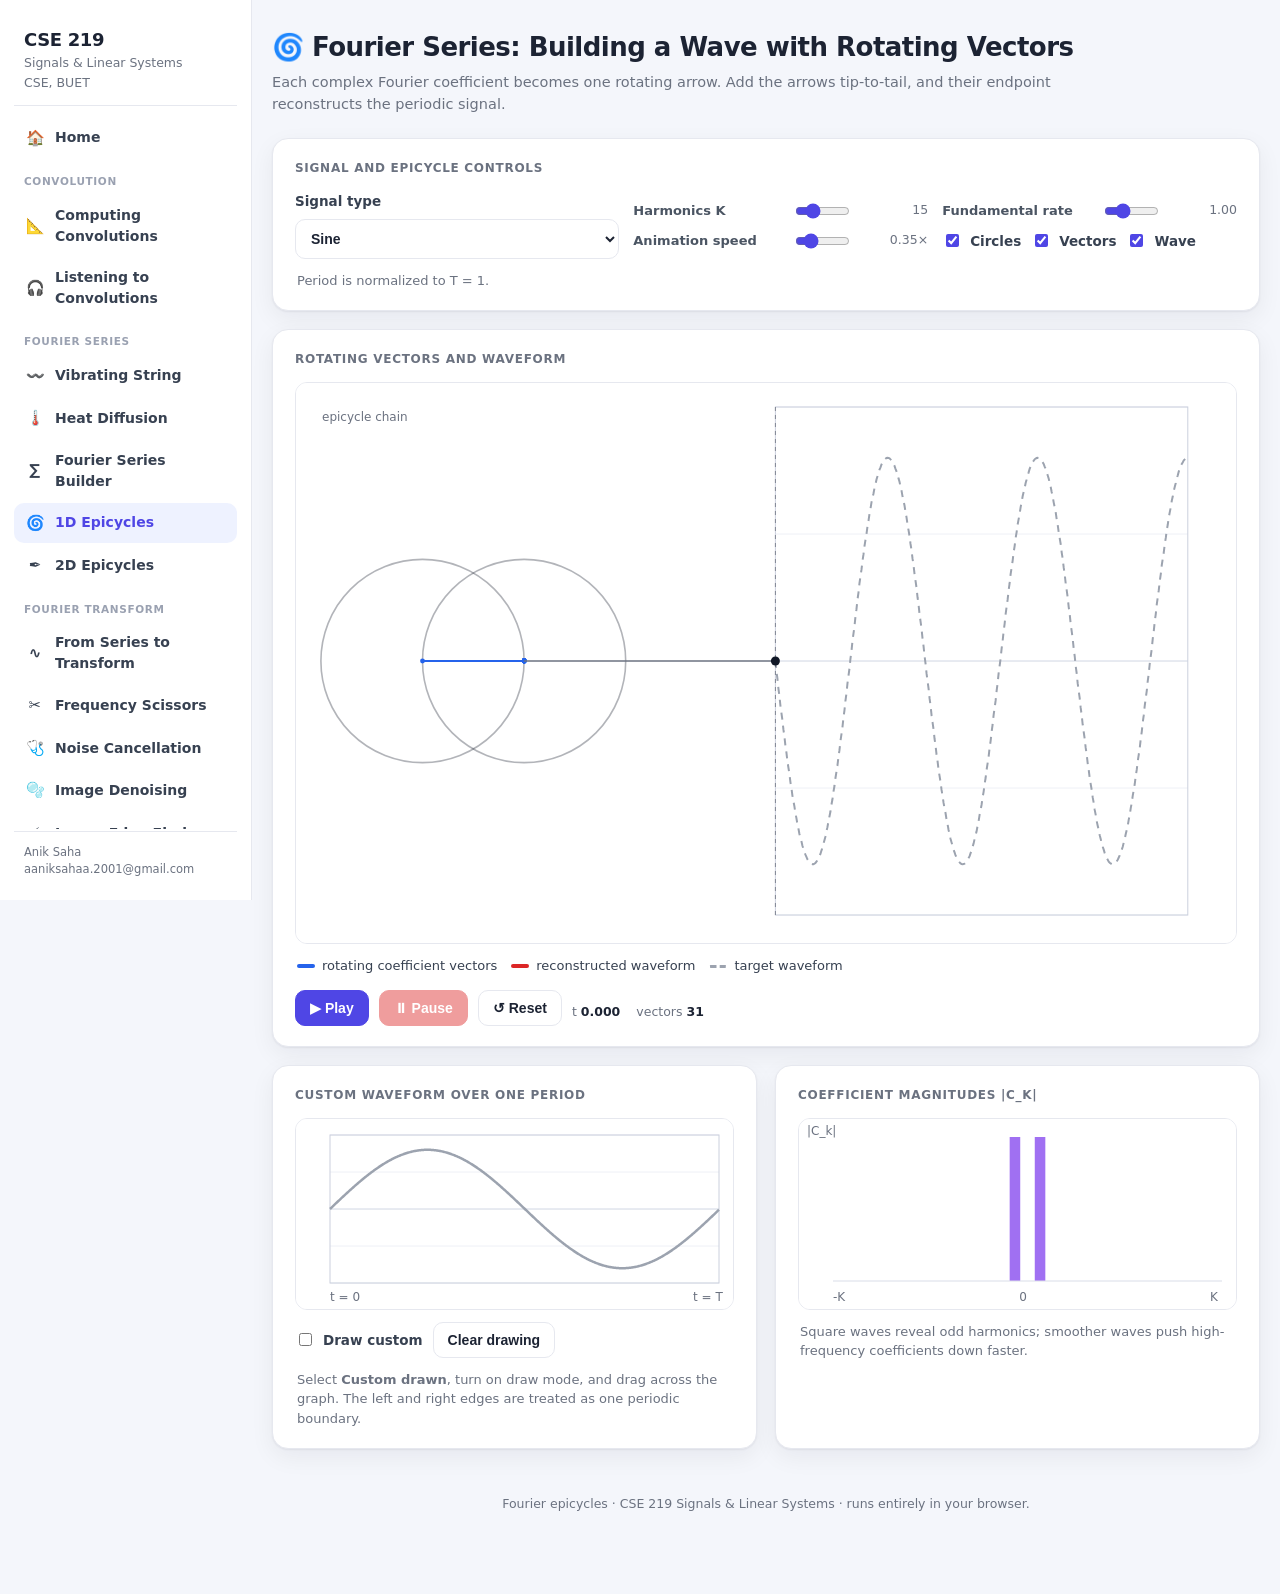
<file: fourier-epicycles-1d.html>
<!DOCTYPE html>
<html lang="en">
<head>
<meta charset="UTF-8" />
<meta name="viewport" content="width=device-width, initial-scale=1.0" />
<title>🌀 Fourier Series: 1D Epicycles · CSE 219</title>
<link rel="stylesheet" href="assets/site.css" />
<script src="assets/site.js" defer></script>
<style>
  :root{
    --bg:#f4f6fb; --card:#ffffff; --ink:#1c2333; --muted:#6b7280; --line:#e6e8ef;
    --accent:#4f46e5; --circle:#a5b4fc; --vector:#2563eb; --wave:#dc2626; --target:#9ca3af; --spectrum:#7c3aed;
    --shadow:0 1px 2px rgba(16,24,40,.06),0 8px 24px rgba(16,24,40,.06);
    --radius:16px;
  }
  *{box-sizing:border-box}
  body{background:var(--bg);color:var(--ink)}
  .wrap{max-width:1160px;margin:0 auto;padding:28px 20px 80px}
  header.app{margin-bottom:22px}
  .title h1{font-size:26px;margin:0;letter-spacing:-.02em}
  .title p{margin:5px 0 0;color:var(--muted);font-size:14.5px;max-width:820px}
  .card{background:var(--card);border:1px solid var(--line);border-radius:var(--radius);box-shadow:var(--shadow);padding:20px 22px;margin-bottom:18px}
  .card h2{font-size:12px;margin:0 0 14px;color:var(--muted);font-weight:800;letter-spacing:.06em;text-transform:uppercase}
  .grid2{display:grid;grid-template-columns:1fr 1fr;gap:18px}
  .grid3{display:grid;grid-template-columns:1.1fr 1fr 1fr;gap:14px}
  .grid2 > *,.grid3 > *{min-width:0}
  .control{display:grid;grid-template-columns:150px 1fr 70px;align-items:center;gap:10px;margin:10px 0}
  .control label{font-size:13px;font-weight:700;color:#4b5563}
  .control input[type=range]{width:100%;accent-color:var(--accent)}
  .control .val{font-variant-numeric:tabular-nums;font-size:12.5px;color:var(--muted);text-align:right}
  select{width:100%;min-width:0;padding:10px 11px;border:1px solid var(--line);border-radius:10px;background:#fff;color:var(--ink);font-size:14px;font-weight:700}
  .row{display:flex;gap:10px;flex-wrap:wrap;align-items:center}
  .btn{border:1px solid var(--line);background:#fff;color:var(--ink);padding:9px 14px;border-radius:10px;font-size:14px;font-weight:700;cursor:pointer;transition:.12s;display:inline-flex;align-items:center;gap:7px}
  .btn:hover{border-color:#cdd2e0;background:#fafbff}
  .btn:active{transform:translateY(1px)}
  .btn.primary{background:var(--accent);border-color:var(--accent);color:#fff}
  .btn.danger{background:#dc2626;border-color:#dc2626;color:#fff}
  .btn:disabled{opacity:.45;cursor:not-allowed}
  .toggle{display:inline-flex;align-items:center;gap:8px;font-size:13.5px;font-weight:700;color:#374151;cursor:pointer;user-select:none}
  .toggle input{accent-color:var(--accent)}
  .wave-wrap{position:relative;background:#fff;border:1px solid var(--line);border-radius:12px;overflow:hidden}
  canvas{display:block;width:100%;touch-action:none}
  #mainCanvas{height:560px}
  #drawCanvas{height:190px}
  #spectrumCanvas{height:190px}
  .legend{display:flex;flex-wrap:wrap;gap:14px;margin:12px 2px 0;font-size:13px;color:#374151}
  .legend span{display:inline-flex;align-items:center;gap:7px}
  .swatch{width:18px;height:4px;border-radius:2px;display:inline-block}
  .swatch.dashed{height:0;border-top:3px dashed}
  .meta{display:flex;gap:16px;flex-wrap:wrap;color:var(--muted);font-size:12.5px;margin-top:10px}
  .meta b{color:var(--ink);font-variant-numeric:tabular-nums}
  .hint{font-size:13px;color:var(--muted);margin:12px 2px 0}
  .draw-on{box-shadow:0 0 0 3px rgba(79,70,229,.16)}
  .equation{font-size:15px;color:#374151;background:#f8fafc;border:1px solid var(--line);border-radius:12px;padding:12px 14px}
  footer{text-align:center;color:var(--muted);font-size:12.5px;margin-top:28px}
  @media(max-width:860px){
    .grid2,.grid3{grid-template-columns:1fr}
    .control{grid-template-columns:1fr;gap:6px}
    .control input[type=range]{min-width:0}
    .control .val{text-align:left}
    #mainCanvas{height:620px}
  }
</style>
</head>
<body>
<div class="site">
  <aside class="sidebar" id="siteSidebar"></aside>

  <main class="content">
  <div class="wrap">
    <header class="app">
      <div class="title">
        <h1>🌀 Fourier Series: Building a Wave with Rotating Vectors</h1>
        <p>Each complex Fourier coefficient becomes one rotating arrow. Add the arrows tip-to-tail, and their endpoint reconstructs the periodic signal.</p>
      </div>
    </header>

    <section class="card">
      <h2>Signal and epicycle controls</h2>
      <div class="grid3">
        <div>
          <label class="toggle" style="display:block;margin-bottom:8px">Signal type</label>
          <select id="signalSelect">
            <option value="sine">Sine</option>
            <option value="square">Square</option>
            <option value="triangle">Triangle</option>
            <option value="sawtooth">Sawtooth</option>
            <option value="pulse">Pulse train</option>
            <option value="custom">Custom drawn</option>
          </select>
          <p class="hint">Period is normalized to T = 1.</p>
        </div>
        <div>
          <div class="control">
            <label for="harmonicsSlider">Harmonics K</label>
            <input id="harmonicsSlider" type="range" min="1" max="60" step="1" value="15" />
            <span class="val" id="harmonicsVal">15</span>
          </div>
          <div class="control">
            <label for="speedSlider">Animation speed</label>
            <input id="speedSlider" type="range" min="0.05" max="1.50" step="0.05" value="0.35" />
            <span class="val" id="speedVal">0.35×</span>
          </div>
        </div>
        <div>
          <div class="control">
            <label for="freqSlider">Fundamental rate</label>
            <input id="freqSlider" type="range" min="0.40" max="2.50" step="0.05" value="1.00" />
            <span class="val" id="freqVal">1.00</span>
          </div>
          <div class="row">
            <label class="toggle"><input id="circlesToggle" type="checkbox" checked /> Circles</label>
            <label class="toggle"><input id="vectorsToggle" type="checkbox" checked /> Vectors</label>
            <label class="toggle"><input id="traceToggle" type="checkbox" checked /> Wave</label>
          </div>
        </div>
      </div>
    </section>

    <section class="card">
      <h2>Rotating vectors and waveform</h2>
      <div class="wave-wrap"><canvas id="mainCanvas" height="560"></canvas></div>
      <div class="legend">
        <span><i class="swatch" style="background:var(--vector)"></i> rotating coefficient vectors</span>
        <span><i class="swatch" style="background:var(--wave)"></i> reconstructed waveform</span>
        <span><i class="swatch dashed" style="border-color:var(--target)"></i> target waveform</span>
      </div>
      <div class="row" style="margin-top:14px">
        <button class="btn primary" id="playBtn">▶ Play</button>
        <button class="btn danger" id="pauseBtn" disabled>⏸ Pause</button>
        <button class="btn" id="resetBtn">↺ Reset</button>
        <span class="meta"><span>t <b id="timeVal">0.000</b></span><span>vectors <b id="vectorCountVal">31</b></span></span>
      </div>
    </section>

    <section class="grid2">
      <div class="card">
        <h2>Custom waveform over one period</h2>
        <div class="wave-wrap" id="drawWrap"><canvas id="drawCanvas" height="190"></canvas></div>
        <div class="row" style="margin-top:12px">
          <label class="toggle"><input id="drawToggle" type="checkbox" /> Draw custom</label>
          <button class="btn" id="clearDrawBtn">Clear drawing</button>
        </div>
        <p class="hint">Select <b>Custom drawn</b>, turn on draw mode, and drag across the graph. The left and right edges are treated as one periodic boundary.</p>
      </div>
      <div class="card">
        <h2>Coefficient magnitudes |C_k|</h2>
        <div class="wave-wrap"><canvas id="spectrumCanvas" height="190"></canvas></div>
        <p class="hint">Square waves reveal odd harmonics; smoother waves push high-frequency coefficients down faster.</p>
      </div>
    </section>

    <footer>Fourier epicycles · CSE 219 Signals &amp; Linear Systems · runs entirely in your browser.</footer>
  </div>
  </main>
</div>

<script>
"use strict";
const $ = id => document.getElementById(id);
const M = 512, MAX_K = 60;
const samples = new Float64Array(M);
const custom = new Float64Array(M);
const coeff = new Map();
let waveTrace = [];
const state = {
  signal: "sine",
  K: 15,
  speed: 0.35,
  freq: 1,
  t: 0,
  clock: 0,
  raf: null,
  lastFrame: 0,
  showCircles: true,
  showVectors: true,
  showTrace: true,
  drawing: false,
  dragging: false,
  lastDraw: null
};

function fillSignal(){
  for(let m=0;m<M;m++){
    const u = m / M;
    let y = 0;
    if(state.signal === "sine") y = Math.sin(2 * Math.PI * u);
    else if(state.signal === "square") y = u < 0.5 ? 1 : -1;
    else if(state.signal === "triangle") y = 1 - 4 * Math.abs(u - 0.5);
    else if(state.signal === "sawtooth") y = 2 * u - 1;
    else if(state.signal === "pulse") y = u < 0.18 ? 1 : -0.35;
    else y = custom[m];
    samples[m] = y;
  }
}
function computeCoefficients(){
  coeff.clear();
  for(let k=-MAX_K;k<=MAX_K;k++){
    let re = 0, im = 0;
    for(let m=0;m<M;m++){
      const a = -2 * Math.PI * k * m / M;
      re += samples[m] * Math.cos(a);
      im += samples[m] * Math.sin(a);
    }
    re /= M; im /= M;
    coeff.set(k, {k, re, im, mag: Math.hypot(re,im), phase: Math.atan2(im,re)});
  }
}
function orderedTerms(){
  const out = [coeff.get(0)];
  for(let k=1;k<=state.K;k++){ out.push(coeff.get(k), coeff.get(-k)); }
  return out.filter(Boolean);
}
function termValue(term,t){
  const a = term.phase + 2 * Math.PI * term.k * t;
  return {re: term.mag * Math.cos(a), im: term.mag * Math.sin(a)};
}
function reconstruct(u){
  let re = 0, im = 0;
  for(const term of orderedTerms()){
    const v = termValue(term,u);
    re += v.re; im += v.im;
  }
  return {re, im};
}
function resetWaveTrace(){
  waveTrace = [{time: state.clock, value: reconstruct(state.t).re}];
}

function setupCanvas(canvas){
  const rect = canvas.getBoundingClientRect();
  const dpr = window.devicePixelRatio || 1;
  const w = Math.max(320, Math.round(rect.width * dpr));
  const h = Math.max(120, Math.round(rect.height * dpr));
  if(canvas.width !== w || canvas.height !== h){ canvas.width = w; canvas.height = h; }
  const ctx = canvas.getContext("2d");
  ctx.setTransform(dpr, 0, 0, dpr, 0, 0);
  return {ctx, w: w / dpr, h: h / dpr};
}
function drawGrid(ctx,x,y,w,h,yMap){
  ctx.strokeStyle = "#eef0f6";
  ctx.lineWidth = 1;
  for(let i=0;i<=4;i++){
    const yy = y + i * h / 4;
    ctx.beginPath(); ctx.moveTo(x,yy); ctx.lineTo(x+w,yy); ctx.stroke();
  }
  ctx.strokeStyle = "#d9dde8";
  ctx.beginPath(); ctx.moveTo(x,yMap(0)); ctx.lineTo(x+w,yMap(0)); ctx.stroke();
  ctx.strokeStyle = "#cbd0dd";
  ctx.strokeRect(x,y,w,h);
}
function drawMain(){
  const canvas = $("mainCanvas");
  const {ctx,w,h} = setupCanvas(canvas);
  ctx.clearRect(0,0,w,h);
  ctx.fillStyle = "#fff"; ctx.fillRect(0,0,w,h);
  const mobile = w < 760;
  const left = mobile ? {x:18,y:18,w:w-36,h:h*.45} : {x:26,y:24,w:w*.43,h:h-52};
  const right = mobile ? {x:18,y:h*.53,w:w-36,h:h*.40} : {x:w*.51,y:24,w:w*.46-20,h:h-52};
  const center = {x:left.x + left.w/2, y:left.y + left.h/2};
  let magSum = 0;
  for(const term of orderedTerms()) magSum += term.mag;
  const scale = Math.min(
    right.h / 2.5,
    Math.min(left.w,left.h) * .66 / Math.max(.70, magSum)
  );
  const plotCenterY = mobile ? right.y + right.h / 2 : center.y;
  const plot = {x:right.x, y:plotCenterY - 1.25 * scale, w:right.w, h:2.5 * scale};

  let p = {x:center.x, y:center.y};
  for(const term of orderedTerms()){
    const v = termValue(term,state.t);
    const next = {x:p.x + v.im * scale, y:p.y - v.re * scale};
    if(state.showCircles && term.mag > 1e-5){
      ctx.strokeStyle = "rgba(17,24,39,.32)";
      ctx.lineWidth = 1.6;
      ctx.beginPath(); ctx.arc(p.x,p.y,term.mag*scale,0,Math.PI*2); ctx.stroke();
    }
    if(state.showVectors){
      ctx.strokeStyle = "#2563eb";
      ctx.lineWidth = 2;
      ctx.beginPath(); ctx.moveTo(p.x,p.y); ctx.lineTo(next.x,next.y); ctx.stroke();
      ctx.fillStyle = "#2563eb";
      ctx.beginPath(); ctx.arc(next.x,next.y,2.4,0,Math.PI*2); ctx.fill();
    }
    p = next;
  }

  const yMap = v => plotCenterY - v * scale;
  drawGrid(ctx,plot.x,plot.y,plot.w,plot.h,yMap);

  const visiblePeriods = 2.75;
  const drawScrolling = (fn, color, dashed, width) => {
    ctx.save();
    if(dashed) ctx.setLineDash([7,6]);
    ctx.strokeStyle = color;
    ctx.lineWidth = width;
    ctx.beginPath();
    let started = false;
    const steps = Math.max(240, Math.round(plot.w));
    for(let i=0;i<=steps;i++){
      const age = i / steps * visiblePeriods;
      const phase = ((state.clock - age) % 1 + 1) % 1;
      const x = plot.x + age / visiblePeriods * plot.w;
      const y = yMap(fn(phase, age));
      if(!started){ ctx.moveTo(x,y); started = true; } else ctx.lineTo(x,y);
    }
    ctx.stroke();
    ctx.restore();
  };
  drawScrolling((phase) => samples[Math.min(M-1, Math.floor(phase * M))], "#9ca3af", true, 2);

  if(state.showTrace && waveTrace.length > 1){
    ctx.strokeStyle = "#dc2626";
    ctx.lineWidth = 3;
    ctx.beginPath();
    let started = false;
    for(const pt of waveTrace){
      const age = state.clock - pt.time;
      if(age < 0 || age > visiblePeriods) continue;
      const x = plot.x + age / visiblePeriods * plot.w;
      const y = yMap(pt.value);
      if(!started){ ctx.moveTo(x,y); started = true; } else ctx.lineTo(x,y);
    }
    ctx.stroke();
  }

  const now = reconstruct(state.t).re;
  const waveX = plot.x;
  const waveY = yMap(now);
  ctx.strokeStyle = "rgba(17,24,39,.42)";
  ctx.setLineDash([4,4]);
  ctx.beginPath(); ctx.moveTo(waveX,plot.y); ctx.lineTo(waveX,plot.y+plot.h); ctx.stroke();
  ctx.setLineDash([]);
  ctx.strokeStyle = "#6b7280";
  ctx.lineWidth = 1.5;
  ctx.beginPath(); ctx.moveTo(p.x,p.y); ctx.lineTo(waveX,waveY); ctx.stroke();
  ctx.fillStyle = "#111827";
  ctx.beginPath(); ctx.arc(waveX,waveY,4.5,0,Math.PI*2); ctx.fill();

  ctx.fillStyle = "#6b7280";
  ctx.font = "12px system-ui, sans-serif";
  ctx.fillText("epicycle chain", left.x, left.y + 14);
}
function drawDrawCanvas(){
  const canvas = $("drawCanvas");
  const {ctx,w,h} = setupCanvas(canvas);
  ctx.clearRect(0,0,w,h);
  ctx.fillStyle = "#fff"; ctx.fillRect(0,0,w,h);
  const pad = {x:34,y:16,w:w-48,h:h-42};
  const yMap = v => pad.y + (1.25 - v) / 2.5 * pad.h;
  drawGrid(ctx,pad.x,pad.y,pad.w,pad.h,yMap);
  ctx.strokeStyle = state.signal === "custom" ? "#dc2626" : "#9ca3af";
  ctx.lineWidth = 2.5;
  ctx.beginPath();
  for(let m=0;m<M;m++){
    const x = pad.x + m / (M-1) * pad.w;
    const y = yMap(custom[m]);
    if(m===0) ctx.moveTo(x,y); else ctx.lineTo(x,y);
  }
  ctx.stroke();
  ctx.fillStyle = "#6b7280";
  ctx.font = "12px system-ui, sans-serif";
  ctx.fillText("t = 0", pad.x, h-8);
  ctx.fillText("t = T", pad.x + pad.w - 26, h-8);
}
function drawSpectrum(){
  const canvas = $("spectrumCanvas");
  const {ctx,w,h} = setupCanvas(canvas);
  ctx.clearRect(0,0,w,h);
  ctx.fillStyle = "#fff"; ctx.fillRect(0,0,w,h);
  const left=34,right=14,top=18,bottom=28;
  let max = 0;
  for(let k=-state.K;k<=state.K;k++) max = Math.max(max, coeff.get(k).mag);
  max = Math.max(max,1e-9);
  const count = 2*state.K+1;
  const bw = (w-left-right)/count;
  for(let i=0,k=-state.K;k<=state.K;k++,i++){
    const x = left + i*bw + 1;
    const bh = coeff.get(k).mag / max * (h-top-bottom);
    ctx.fillStyle = k===0 ? "#111827" : "#7c3aed";
    ctx.globalAlpha = k===0 ? .85 : .72;
    ctx.fillRect(x, h-bottom-bh, Math.max(1,bw-2), bh);
  }
  ctx.globalAlpha = 1;
  ctx.strokeStyle = "#d9dde8";
  ctx.beginPath(); ctx.moveTo(left,h-bottom); ctx.lineTo(w-right,h-bottom); ctx.stroke();
  ctx.fillStyle = "#6b7280";
  ctx.font = "12px system-ui, sans-serif";
  ctx.fillText("|C_k|", 8, 16);
  ctx.fillText("-K", left, h-8);
  ctx.fillText("0", left + state.K*bw - 2, h-8);
  ctx.fillText("K", w-right-12, h-8);
}
function drawAll(){
  drawMain();
  drawDrawCanvas();
  drawSpectrum();
  $("timeVal").textContent = state.t.toFixed(3);
  $("vectorCountVal").textContent = 2 * state.K + 1;
}

function canvasToDraw(e){
  const canvas = $("drawCanvas");
  const r = canvas.getBoundingClientRect();
  const x0 = 34, w = Math.max(1, r.width - 48), y0 = 16, h = Math.max(1, r.height - 42);
  const u = Math.max(0, Math.min(1, (e.clientX - r.left - x0) / w));
  const y = Math.max(-1.2, Math.min(1.2, 1.25 - ((e.clientY - r.top - y0) / h) * 2.5));
  return {i: Math.round(u * (M - 1)), y};
}
function drawBetween(a,b){
  const i0 = Math.min(a.i,b.i), i1 = Math.max(a.i,b.i);
  for(let i=i0;i<=i1;i++){
    const q = i1 === i0 ? 0 : (i - i0) / (i1 - i0);
    custom[i] = a.i <= b.i ? a.y + q * (b.y - a.y) : b.y + q * (a.y - b.y);
  }
}
function beginDraw(e){
  if(!state.drawing) return;
  state.signal = "custom";
  $("signalSelect").value = "custom";
  stop();
  state.dragging = true;
  state.lastDraw = canvasToDraw(e);
  custom[state.lastDraw.i] = state.lastDraw.y;
  fillSignal(); computeCoefficients(); drawAll();
  e.preventDefault();
}
function moveDraw(e){
  if(!state.dragging || !state.drawing) return;
  const p = canvasToDraw(e);
  drawBetween(state.lastDraw, p);
  state.lastDraw = p;
  fillSignal(); computeCoefficients(); drawAll();
  e.preventDefault();
}
function endDraw(){ state.dragging = false; state.lastDraw = null; }

function tick(ts){
  if(!state.lastFrame) state.lastFrame = ts;
  const dt = (ts - state.lastFrame) / 1000;
  state.lastFrame = ts;
  const advance = dt * state.speed * state.freq;
  state.clock += advance;
  state.t = ((state.clock % 1) + 1) % 1;
  waveTrace.push({time: state.clock, value: reconstruct(state.t).re});
  const oldest = state.clock - 2.8;
  while(waveTrace.length > 2 && waveTrace[0].time < oldest) waveTrace.shift();
  drawAll();
  state.raf = requestAnimationFrame(tick);
}
function play(){
  if(state.raf) return;
  state.lastFrame = 0;
  $("playBtn").disabled = true;
  $("pauseBtn").disabled = false;
  state.raf = requestAnimationFrame(tick);
}
function stop(){
  if(state.raf) cancelAnimationFrame(state.raf);
  state.raf = null;
  $("playBtn").disabled = false;
  $("pauseBtn").disabled = true;
}
function reset(){
  stop();
  state.t = 0;
  state.clock = 0;
  resetWaveTrace();
  drawAll();
}
function rebuild(){
  fillSignal();
  computeCoefficients();
  resetWaveTrace();
  drawAll();
}
function init(){
  for(let m=0;m<M;m++) custom[m] = Math.sin(2 * Math.PI * m / M);
  $("signalSelect").addEventListener("change", e => { state.signal = e.target.value; rebuild(); });
  $("harmonicsSlider").addEventListener("input", e => { state.K = parseInt(e.target.value,10); $("harmonicsVal").textContent = state.K; rebuild(); });
  $("speedSlider").addEventListener("input", e => { state.speed = parseFloat(e.target.value); $("speedVal").textContent = state.speed.toFixed(2)+"×"; });
  $("freqSlider").addEventListener("input", e => { state.freq = parseFloat(e.target.value); $("freqVal").textContent = state.freq.toFixed(2); });
  $("circlesToggle").addEventListener("change", e => { state.showCircles = e.target.checked; drawAll(); });
  $("vectorsToggle").addEventListener("change", e => { state.showVectors = e.target.checked; drawAll(); });
  $("traceToggle").addEventListener("change", e => { state.showTrace = e.target.checked; drawAll(); });
  $("drawToggle").addEventListener("change", e => { state.drawing = e.target.checked; $("drawWrap").classList.toggle("draw-on", state.drawing); });
  $("clearDrawBtn").addEventListener("click", () => { for(let m=0;m<M;m++) custom[m] = 0; state.signal = "custom"; $("signalSelect").value = "custom"; rebuild(); });
  $("playBtn").addEventListener("click", play);
  $("pauseBtn").addEventListener("click", stop);
  $("resetBtn").addEventListener("click", reset);
  const dc = $("drawCanvas");
  dc.addEventListener("pointerdown", beginDraw);
  dc.addEventListener("pointermove", moveDraw);
  window.addEventListener("pointerup", endDraw);
  window.addEventListener("resize", drawAll);
  rebuild();
}
document.addEventListener("DOMContentLoaded", init);
</script>
</body>
</html>
</file>
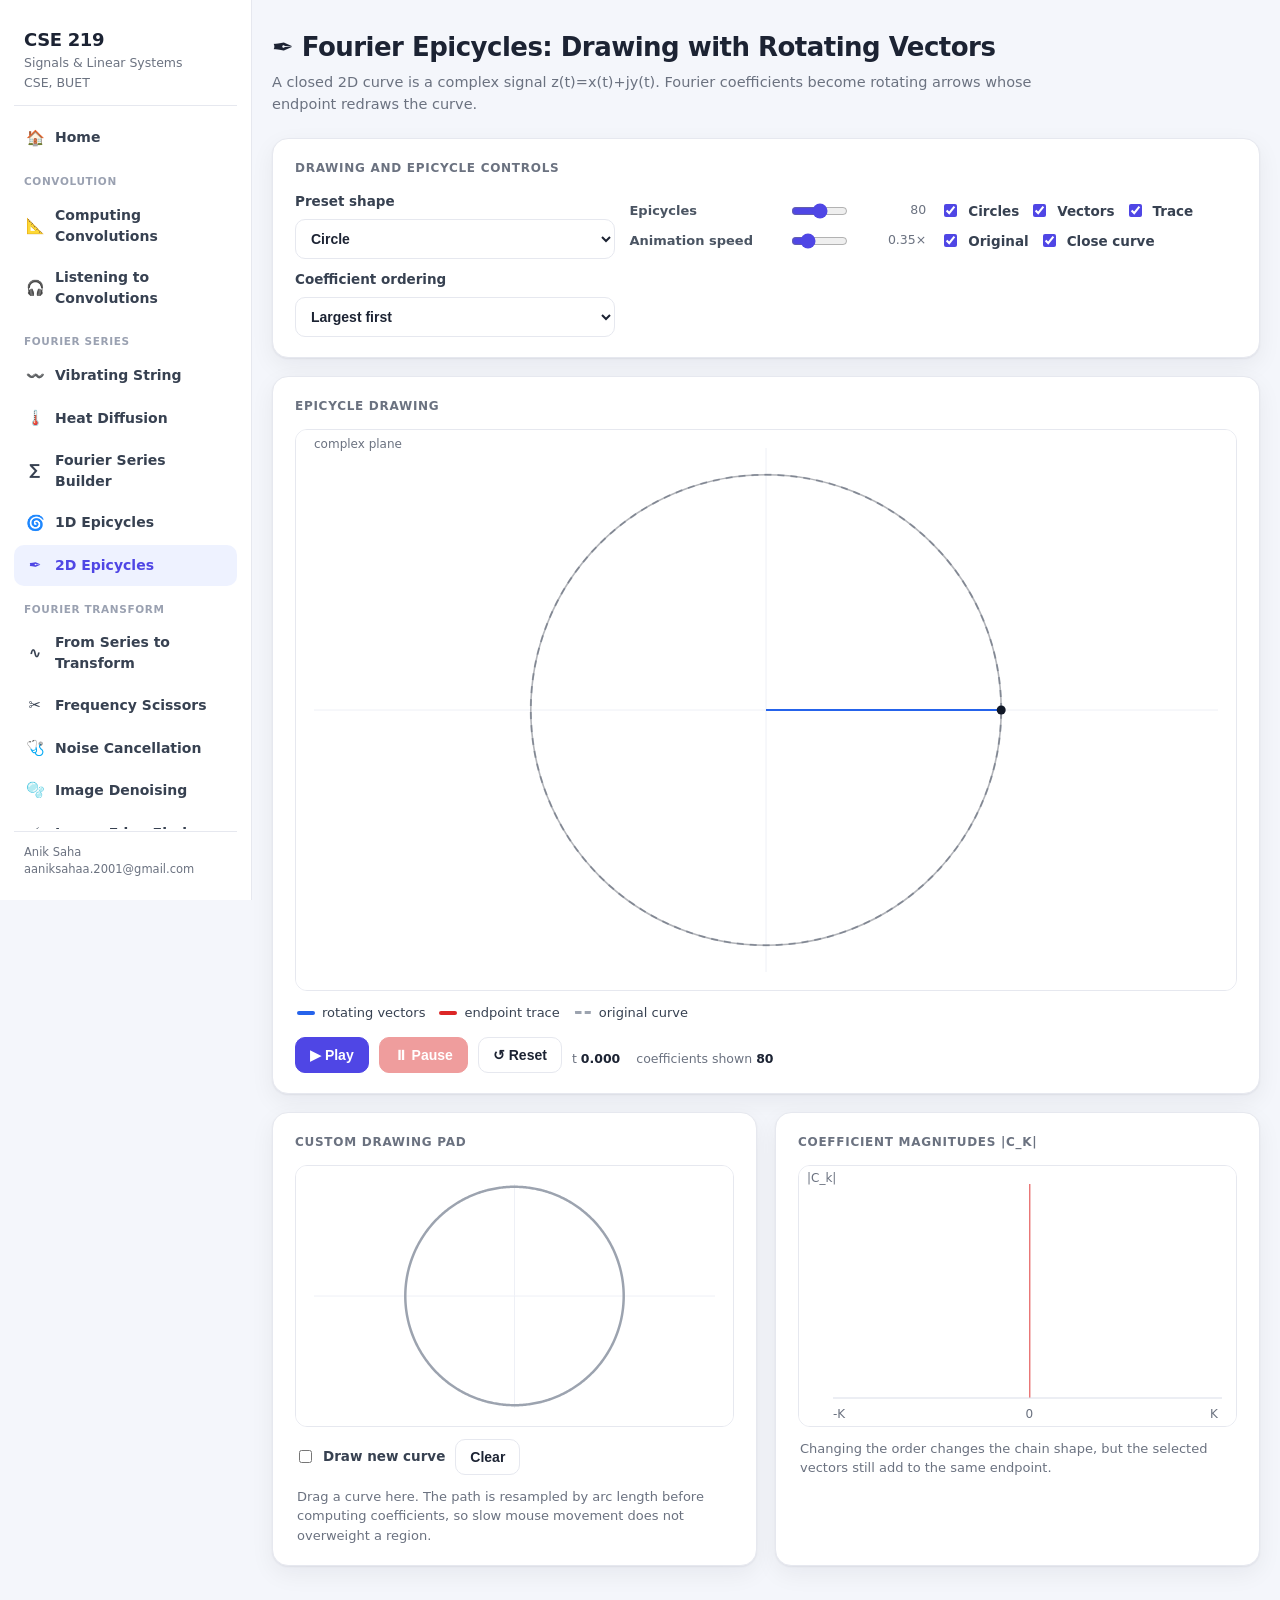
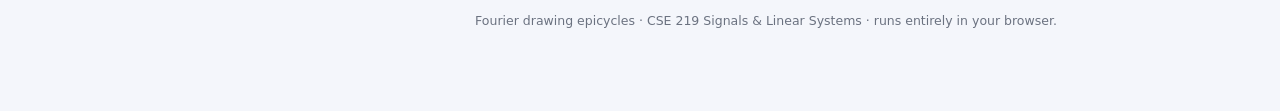
<file: fourier-epicycles-2d.html>
<!DOCTYPE html>
<html lang="en">
<head>
<meta charset="UTF-8" />
<meta name="viewport" content="width=device-width, initial-scale=1.0" />
<title>✒️ Fourier Epicycles: 2D Drawing · CSE 219</title>
<link rel="stylesheet" href="assets/site.css" />
<script src="assets/site.js" defer></script>
<style>
  :root{
    --bg:#f4f6fb; --card:#ffffff; --ink:#1c2333; --muted:#6b7280; --line:#e6e8ef;
    --accent:#4f46e5; --circle:#a5b4fc; --vector:#2563eb; --trace:#dc2626; --original:#9ca3af; --spectrum:#7c3aed;
    --shadow:0 1px 2px rgba(16,24,40,.06),0 8px 24px rgba(16,24,40,.06);
    --radius:16px;
  }
  *{box-sizing:border-box}
  body{background:var(--bg);color:var(--ink)}
  .wrap{max-width:1160px;margin:0 auto;padding:28px 20px 80px}
  header.app{margin-bottom:22px}
  .title h1{font-size:26px;margin:0;letter-spacing:-.02em}
  .title p{margin:5px 0 0;color:var(--muted);font-size:14.5px;max-width:820px}
  .card{background:var(--card);border:1px solid var(--line);border-radius:var(--radius);box-shadow:var(--shadow);padding:20px 22px;margin-bottom:18px}
  .card h2{font-size:12px;margin:0 0 14px;color:var(--muted);font-weight:800;letter-spacing:.06em;text-transform:uppercase}
  .grid2{display:grid;grid-template-columns:1fr 1fr;gap:18px}
  .grid3{display:grid;grid-template-columns:1.08fr 1fr 1fr;gap:14px}
  .grid2 > *,.grid3 > *{min-width:0}
  .control{display:grid;grid-template-columns:150px 1fr 70px;align-items:center;gap:10px;margin:10px 0}
  .control label{font-size:13px;font-weight:700;color:#4b5563}
  .control input[type=range]{width:100%;accent-color:var(--accent)}
  .control .val{font-variant-numeric:tabular-nums;font-size:12.5px;color:var(--muted);text-align:right}
  select{width:100%;min-width:0;padding:10px 11px;border:1px solid var(--line);border-radius:10px;background:#fff;color:var(--ink);font-size:14px;font-weight:700}
  .row{display:flex;gap:10px;flex-wrap:wrap;align-items:center}
  .btn{border:1px solid var(--line);background:#fff;color:var(--ink);padding:9px 14px;border-radius:10px;font-size:14px;font-weight:700;cursor:pointer;transition:.12s;display:inline-flex;align-items:center;gap:7px}
  .btn:hover{border-color:#cdd2e0;background:#fafbff}
  .btn:active{transform:translateY(1px)}
  .btn.primary{background:var(--accent);border-color:var(--accent);color:#fff}
  .btn.danger{background:#dc2626;border-color:#dc2626;color:#fff}
  .btn:disabled{opacity:.45;cursor:not-allowed}
  .toggle{display:inline-flex;align-items:center;gap:8px;font-size:13.5px;font-weight:700;color:#374151;cursor:pointer;user-select:none}
  .toggle input{accent-color:var(--accent)}
  .wave-wrap{position:relative;background:#fff;border:1px solid var(--line);border-radius:12px;overflow:hidden}
  canvas{display:block;width:100%;touch-action:none}
  #mainCanvas{height:560px}
  #drawCanvas{height:260px}
  #spectrumCanvas{height:260px}
  .legend{display:flex;flex-wrap:wrap;gap:14px;margin:12px 2px 0;font-size:13px;color:#374151}
  .legend span{display:inline-flex;align-items:center;gap:7px}
  .swatch{width:18px;height:4px;border-radius:2px;display:inline-block}
  .swatch.dashed{height:0;border-top:3px dashed}
  .meta{display:flex;gap:16px;flex-wrap:wrap;color:var(--muted);font-size:12.5px;margin-top:10px}
  .meta b{color:var(--ink);font-variant-numeric:tabular-nums}
  .hint{font-size:13px;color:var(--muted);margin:12px 2px 0}
  .draw-on{box-shadow:0 0 0 3px rgba(79,70,229,.16)}
  .equation{font-size:15px;color:#374151;background:#f8fafc;border:1px solid var(--line);border-radius:12px;padding:12px 14px}
  footer{text-align:center;color:var(--muted);font-size:12.5px;margin-top:28px}
  @media(max-width:860px){
    .grid2,.grid3{grid-template-columns:1fr}
    .control{grid-template-columns:1fr;gap:6px}
    .control input[type=range]{min-width:0}
    .control .val{text-align:left}
    #mainCanvas{height:430px}
  }
</style>
</head>
<body>
<div class="site">
  <aside class="sidebar" id="siteSidebar"></aside>

  <main class="content">
  <div class="wrap">
    <header class="app">
      <div class="title">
        <h1>✒️ Fourier Epicycles: Drawing with Rotating Vectors</h1>
        <p>A closed 2D curve is a complex signal z(t)=x(t)+jy(t). Fourier coefficients become rotating arrows whose endpoint redraws the curve.</p>
      </div>
    </header>

    <section class="card">
      <h2>Drawing and epicycle controls</h2>
      <div class="grid3">
        <div>
          <label class="toggle" style="display:block;margin-bottom:8px">Preset shape</label>
          <select id="presetSelect">
            <option value="circle">Circle</option>
            <option value="ellipse">Ellipse</option>
            <option value="square">Square</option>
            <option value="heart">Heart</option>
            <option value="star">Star</option>
            <option value="custom">Custom draw</option>
          </select>
          <div style="height:10px"></div>
          <label class="toggle" style="display:block;margin-bottom:8px">Coefficient ordering</label>
          <select id="orderSelect">
            <option value="magnitude">Largest first</option>
            <option value="frequency">Frequency order</option>
          </select>
        </div>
        <div>
          <div class="control">
            <label for="countSlider">Epicycles</label>
            <input id="countSlider" type="range" min="1" max="160" step="1" value="80" />
            <span class="val" id="countVal">80</span>
          </div>
          <div class="control">
            <label for="speedSlider">Animation speed</label>
            <input id="speedSlider" type="range" min="0.05" max="1.50" step="0.05" value="0.35" />
            <span class="val" id="speedVal">0.35×</span>
          </div>
        </div>
        <div>
          <div class="row" style="margin-top:10px">
            <label class="toggle"><input id="circlesToggle" type="checkbox" checked /> Circles</label>
            <label class="toggle"><input id="vectorsToggle" type="checkbox" checked /> Vectors</label>
            <label class="toggle"><input id="traceToggle" type="checkbox" checked /> Trace</label>
            <label class="toggle"><input id="originalToggle" type="checkbox" checked /> Original</label>
            <label class="toggle"><input id="closeToggle" type="checkbox" checked /> Close curve</label>
          </div>
        </div>
      </div>
    </section>

    <section class="card">
      <h2>Epicycle drawing</h2>
      <div class="wave-wrap"><canvas id="mainCanvas" height="560"></canvas></div>
      <div class="legend">
        <span><i class="swatch" style="background:var(--vector)"></i> rotating vectors</span>
        <span><i class="swatch" style="background:var(--trace)"></i> endpoint trace</span>
        <span><i class="swatch dashed" style="border-color:var(--original)"></i> original curve</span>
      </div>
      <div class="row" style="margin-top:14px">
        <button class="btn primary" id="playBtn">▶ Play</button>
        <button class="btn danger" id="pauseBtn" disabled>⏸ Pause</button>
        <button class="btn" id="resetBtn">↺ Reset</button>
        <span class="meta"><span>t <b id="timeVal">0.000</b></span><span>coefficients shown <b id="shownVal">80</b></span></span>
      </div>
    </section>

    <section class="grid2">
      <div class="card">
        <h2>Custom drawing pad</h2>
        <div class="wave-wrap" id="drawWrap"><canvas id="drawCanvas" height="260"></canvas></div>
        <div class="row" style="margin-top:12px">
          <label class="toggle"><input id="drawToggle" type="checkbox" /> Draw new curve</label>
          <button class="btn" id="clearDrawBtn">Clear</button>
        </div>
        <p class="hint">Drag a curve here. The path is resampled by arc length before computing coefficients, so slow mouse movement does not overweight a region.</p>
      </div>
      <div class="card">
        <h2>Coefficient magnitudes |C_k|</h2>
        <div class="wave-wrap"><canvas id="spectrumCanvas" height="260"></canvas></div>
        <p class="hint">Changing the order changes the chain shape, but the selected vectors still add to the same endpoint.</p>
      </div>
    </section>

    <footer>Fourier drawing epicycles · CSE 219 Signals &amp; Linear Systems · runs entirely in your browser.</footer>
  </div>
  </main>
</div>

<script>
"use strict";
const $ = id => document.getElementById(id);
const M = 512, MAX_K = 120;
let samples = [];
let customRaw = [];
let coeffs = [];
let trace = [];
const state = {
  preset: "circle",
  order: "magnitude",
  count: 80,
  speed: 0.35,
  t: 0,
  raf: null,
  lastFrame: 0,
  showCircles: true,
  showVectors: true,
  showTrace: true,
  showOriginal: true,
  closeCurve: true,
  drawing: false,
  dragging: false
};

function add(a,b){ return {re:a.re+b.re, im:a.im+b.im}; }
function dist(a,b){ return Math.hypot(a.re-b.re, a.im-b.im); }
function normalizePath(points){
  if(points.length < 2) return makeCircle();
  let minX=Infinity,maxX=-Infinity,minY=Infinity,maxY=-Infinity;
  points.forEach(p => { minX=Math.min(minX,p.re); maxX=Math.max(maxX,p.re); minY=Math.min(minY,p.im); maxY=Math.max(maxY,p.im); });
  const cx = (minX + maxX) / 2, cy = (minY + maxY) / 2;
  const s = Math.max(maxX-minX, maxY-minY, 1e-9);
  return points.map(p => ({re:(p.re-cx)/s*1.8, im:(p.im-cy)/s*1.8}));
}
function resamplePath(points, closed=true){
  let path = points.slice();
  if(closed && path.length > 1) path = path.concat([{...path[0]}]);
  if(path.length < 2) return makeCircle();
  const cumulative = [0];
  for(let i=1;i<path.length;i++) cumulative[i] = cumulative[i-1] + dist(path[i], path[i-1]);
  const total = cumulative[cumulative.length - 1];
  if(total < 1e-9) return makeCircle();
  const out = [];
  let seg = 1;
  for(let m=0;m<M;m++){
    const target = m / M * total;
    while(seg < cumulative.length - 1 && cumulative[seg] < target) seg++;
    const prev = path[seg-1], next = path[seg];
    const span = Math.max(1e-9, cumulative[seg] - cumulative[seg-1]);
    const q = (target - cumulative[seg-1]) / span;
    out.push({re:prev.re + q * (next.re - prev.re), im:prev.im + q * (next.im - prev.im)});
  }
  return normalizePath(out);
}
function makeCircle(){
  const out = [];
  for(let m=0;m<M;m++){
    const a = 2 * Math.PI * m / M;
    out.push({re:Math.cos(a), im:Math.sin(a)});
  }
  return out;
}
function makeEllipse(){
  const out = [];
  for(let m=0;m<M;m++){
    const a = 2 * Math.PI * m / M;
    out.push({re:1.05*Math.cos(a), im:.62*Math.sin(a)});
  }
  return out;
}
function makeSquare(){
  const pts = [{re:-1,im:-1},{re:1,im:-1},{re:1,im:1},{re:-1,im:1}];
  return resamplePath(pts, true);
}
function makeHeart(){
  const pts = [];
  for(let m=0;m<M;m++){
    const a = 2 * Math.PI * m / M;
    const x = 16 * Math.pow(Math.sin(a),3);
    const y = 13*Math.cos(a)-5*Math.cos(2*a)-2*Math.cos(3*a)-Math.cos(4*a);
    pts.push({re:x, im:y});
  }
  return normalizePath(pts);
}
function makeStar(){
  const pts = [];
  for(let i=0;i<10;i++){
    const r = i % 2 === 0 ? 1 : .42;
    const a = Math.PI/2 + i * Math.PI / 5;
    pts.push({re:r*Math.cos(a), im:r*Math.sin(a)});
  }
  return resamplePath(pts, true);
}
function loadPreset(){
  if(state.preset === "circle") samples = makeCircle();
  else if(state.preset === "ellipse") samples = makeEllipse();
  else if(state.preset === "square") samples = makeSquare();
  else if(state.preset === "heart") samples = makeHeart();
  else if(state.preset === "star") samples = makeStar();
  else samples = resamplePath(customRaw, state.closeCurve);
  computeCoefficients();
  resetTrace();
  drawAll();
}
function computeCoefficients(){
  coeffs = [];
  for(let k=-MAX_K;k<=MAX_K;k++){
    let re = 0, im = 0;
    for(let m=0;m<M;m++){
      const z = samples[m];
      const a = -2 * Math.PI * k * m / M;
      const c = Math.cos(a), s = Math.sin(a);
      re += z.re * c - z.im * s;
      im += z.re * s + z.im * c;
    }
    re /= M; im /= M;
    coeffs.push({k, re, im, mag:Math.hypot(re,im), phase:Math.atan2(im,re)});
  }
}
function frequencyOrder(){
  const byK = new Map(coeffs.map(c => [c.k,c]));
  const out = [byK.get(0)];
  for(let k=1;k<=MAX_K;k++) out.push(byK.get(k), byK.get(-k));
  return out.filter(Boolean);
}
function selectedTerms(){
  const ordered = state.order === "magnitude"
    ? coeffs.slice().sort((a,b)=>b.mag-a.mag)
    : frequencyOrder();
  return ordered.slice(0, state.count);
}
function termVector(term,t){
  const a = term.phase + 2 * Math.PI * term.k * t;
  return {re:term.mag*Math.cos(a), im:term.mag*Math.sin(a)};
}
function endpointAt(t){
  let p = {re:0, im:0};
  for(const term of selectedTerms()) p = add(p, termVector(term,t));
  return p;
}
function resetTrace(){ trace = []; }

function setupCanvas(canvas){
  const rect = canvas.getBoundingClientRect();
  const dpr = window.devicePixelRatio || 1;
  const w = Math.max(320, Math.round(rect.width * dpr));
  const h = Math.max(160, Math.round(rect.height * dpr));
  if(canvas.width !== w || canvas.height !== h){ canvas.width = w; canvas.height = h; }
  const ctx = canvas.getContext("2d");
  ctx.setTransform(dpr,0,0,dpr,0,0);
  return {ctx,w:w/dpr,h:h/dpr};
}
function drawAxes(ctx,w,h){
  ctx.strokeStyle = "#eef0f6";
  ctx.lineWidth = 1;
  const cx=w/2, cy=h/2;
  ctx.beginPath(); ctx.moveTo(cx,18); ctx.lineTo(cx,h-18); ctx.stroke();
  ctx.beginPath(); ctx.moveTo(18,cy); ctx.lineTo(w-18,cy); ctx.stroke();
}
function makeMapper(w,h){
  const scale = Math.min(w,h) * .42;
  return p => ({x:w/2 + p.re*scale, y:h/2 - p.im*scale});
}
function drawMain(){
  const canvas = $("mainCanvas");
  const {ctx,w,h} = setupCanvas(canvas);
  ctx.clearRect(0,0,w,h);
  ctx.fillStyle = "#fff"; ctx.fillRect(0,0,w,h);
  drawAxes(ctx,w,h);
  const map = makeMapper(w,h);

  if(state.showOriginal){
    ctx.save();
    ctx.setLineDash([7,6]);
    ctx.strokeStyle = "rgba(156,163,175,.72)";
    ctx.lineWidth = 2;
    ctx.beginPath();
    samples.forEach((p,i) => {
      const q = map(p);
      if(i===0) ctx.moveTo(q.x,q.y); else ctx.lineTo(q.x,q.y);
    });
    ctx.closePath();
    ctx.stroke();
    ctx.restore();
  }

  if(state.showTrace && trace.length > 1){
    ctx.strokeStyle = "#dc2626";
    ctx.lineWidth = 3;
    ctx.lineJoin = "round";
    ctx.beginPath();
    trace.forEach((p,i) => {
      const q = map(p);
      if(i===0) ctx.moveTo(q.x,q.y); else ctx.lineTo(q.x,q.y);
    });
    ctx.stroke();
  }

  let p = {re:0, im:0};
  let pc = map(p);
  for(const term of selectedTerms()){
    const v = termVector(term,state.t);
    const next = add(p,v);
    const nc = map(next);
    if(state.showCircles && term.mag > 1e-5){
      ctx.strokeStyle = "rgba(17,24,39,.32)";
      ctx.lineWidth = 1.6;
      ctx.beginPath(); ctx.arc(pc.x,pc.y,term.mag*Math.min(w,h)*.42,0,Math.PI*2); ctx.stroke();
    }
    if(state.showVectors){
      ctx.strokeStyle = "#2563eb";
      ctx.lineWidth = 2;
      ctx.beginPath(); ctx.moveTo(pc.x,pc.y); ctx.lineTo(nc.x,nc.y); ctx.stroke();
    }
    p = next; pc = nc;
  }
  ctx.fillStyle = "#111827";
  ctx.beginPath(); ctx.arc(pc.x,pc.y,4.5,0,Math.PI*2); ctx.fill();
  ctx.fillStyle = "#6b7280";
  ctx.font = "12px system-ui, sans-serif";
  ctx.fillText("complex plane", 18, 18);
}
function drawPad(){
  const canvas = $("drawCanvas");
  const {ctx,w,h} = setupCanvas(canvas);
  ctx.clearRect(0,0,w,h);
  ctx.fillStyle = "#fff"; ctx.fillRect(0,0,w,h);
  drawAxes(ctx,w,h);
  const map = makeMapper(w,h);
  const path = state.preset === "custom" && customRaw.length > 1 ? customRaw : samples;
  ctx.strokeStyle = state.preset === "custom" ? "#dc2626" : "#9ca3af";
  ctx.lineWidth = 2.5;
  ctx.beginPath();
  path.forEach((p,i) => {
    const q = map(p);
    if(i===0) ctx.moveTo(q.x,q.y); else ctx.lineTo(q.x,q.y);
  });
  if(state.closeCurve && path.length > 2) ctx.closePath();
  ctx.stroke();
}
function drawSpectrum(){
  const canvas = $("spectrumCanvas");
  const {ctx,w,h} = setupCanvas(canvas);
  ctx.clearRect(0,0,w,h);
  ctx.fillStyle = "#fff"; ctx.fillRect(0,0,w,h);
  const selected = new Set(selectedTerms().map(t => t.k));
  const left=34,right=14,top=18,bottom=28;
  const shown = coeffs.filter(c => c.k >= -MAX_K && c.k <= MAX_K);
  const max = Math.max(1e-9, ...shown.map(c => c.mag));
  const bw = (w-left-right)/shown.length;
  shown.forEach((term,i) => {
    const x = left + i*bw + 1;
    const bh = term.mag / max * (h-top-bottom);
    ctx.fillStyle = selected.has(term.k) ? "#dc2626" : "#7c3aed";
    ctx.globalAlpha = selected.has(term.k) ? .9 : .42;
    ctx.fillRect(x, h-bottom-bh, Math.max(1,bw-2), bh);
  });
  ctx.globalAlpha = 1;
  ctx.strokeStyle = "#d9dde8";
  ctx.beginPath(); ctx.moveTo(left,h-bottom); ctx.lineTo(w-right,h-bottom); ctx.stroke();
  ctx.fillStyle = "#6b7280";
  ctx.font = "12px system-ui, sans-serif";
  ctx.fillText("|C_k|", 8, 16);
  ctx.fillText("-K", left, h-8);
  ctx.fillText("0", left + shown.length/2*bw - 2, h-8);
  ctx.fillText("K", w-right-12, h-8);
}
function drawAll(){
  drawMain();
  drawPad();
  drawSpectrum();
  $("timeVal").textContent = state.t.toFixed(3);
  $("shownVal").textContent = Math.min(state.count, coeffs.length);
}

function canvasToPoint(e){
  const canvas = $("drawCanvas");
  const r = canvas.getBoundingClientRect();
  const scale = Math.min(r.width,r.height) * .42;
  return {re:(e.clientX-r.left-r.width/2)/scale, im:-(e.clientY-r.top-r.height/2)/scale};
}
function beginDraw(e){
  if(!state.drawing) return;
  stop();
  state.preset = "custom";
  $("presetSelect").value = "custom";
  state.dragging = true;
  customRaw = [canvasToPoint(e)];
  samples = resamplePath(customRaw, state.closeCurve);
  computeCoefficients();
  resetTrace();
  drawAll();
  e.preventDefault();
}
function moveDraw(e){
  if(!state.dragging || !state.drawing) return;
  const p = canvasToPoint(e);
  const last = customRaw[customRaw.length - 1];
  if(!last || dist(last,p) > .01) customRaw.push(p);
  samples = resamplePath(customRaw, state.closeCurve);
  computeCoefficients();
  resetTrace();
  drawAll();
  e.preventDefault();
}
function endDraw(){ state.dragging = false; }

function tick(ts){
  if(!state.lastFrame) state.lastFrame = ts;
  const dt = (ts - state.lastFrame) / 1000;
  state.lastFrame = ts;
  const prev = state.t;
  state.t = (state.t + dt * state.speed) % 1;
  if(state.t < prev) resetTrace();
  trace.push(endpointAt(state.t));
  if(trace.length > 1200) trace.shift();
  drawAll();
  state.raf = requestAnimationFrame(tick);
}
function play(){
  if(state.raf) return;
  state.lastFrame = 0;
  $("playBtn").disabled = true;
  $("pauseBtn").disabled = false;
  state.raf = requestAnimationFrame(tick);
}
function stop(){
  if(state.raf) cancelAnimationFrame(state.raf);
  state.raf = null;
  $("playBtn").disabled = false;
  $("pauseBtn").disabled = true;
}
function reset(){
  stop();
  state.t = 0;
  resetTrace();
  drawAll();
}
function init(){
  customRaw = makeStar().filter((_,i)=>i%32===0);
  $("presetSelect").addEventListener("change", e => { state.preset = e.target.value; loadPreset(); });
  $("orderSelect").addEventListener("change", e => { state.order = e.target.value; resetTrace(); drawAll(); });
  $("countSlider").addEventListener("input", e => { state.count = parseInt(e.target.value,10); $("countVal").textContent = state.count; resetTrace(); drawAll(); });
  $("speedSlider").addEventListener("input", e => { state.speed = parseFloat(e.target.value); $("speedVal").textContent = state.speed.toFixed(2)+"×"; });
  $("circlesToggle").addEventListener("change", e => { state.showCircles = e.target.checked; drawAll(); });
  $("vectorsToggle").addEventListener("change", e => { state.showVectors = e.target.checked; drawAll(); });
  $("traceToggle").addEventListener("change", e => { state.showTrace = e.target.checked; drawAll(); });
  $("originalToggle").addEventListener("change", e => { state.showOriginal = e.target.checked; drawAll(); });
  $("closeToggle").addEventListener("change", e => { state.closeCurve = e.target.checked; if(state.preset==="custom") loadPreset(); });
  $("drawToggle").addEventListener("change", e => { state.drawing = e.target.checked; $("drawWrap").classList.toggle("draw-on", state.drawing); });
  $("clearDrawBtn").addEventListener("click", () => { customRaw = []; state.preset = "custom"; $("presetSelect").value = "custom"; loadPreset(); });
  $("playBtn").addEventListener("click", play);
  $("pauseBtn").addEventListener("click", stop);
  $("resetBtn").addEventListener("click", reset);
  const dc = $("drawCanvas");
  dc.addEventListener("pointerdown", beginDraw);
  dc.addEventListener("pointermove", moveDraw);
  window.addEventListener("pointerup", endDraw);
  window.addEventListener("resize", drawAll);
  loadPreset();
}
document.addEventListener("DOMContentLoaded", init);
</script>
</body>
</html>
</file>
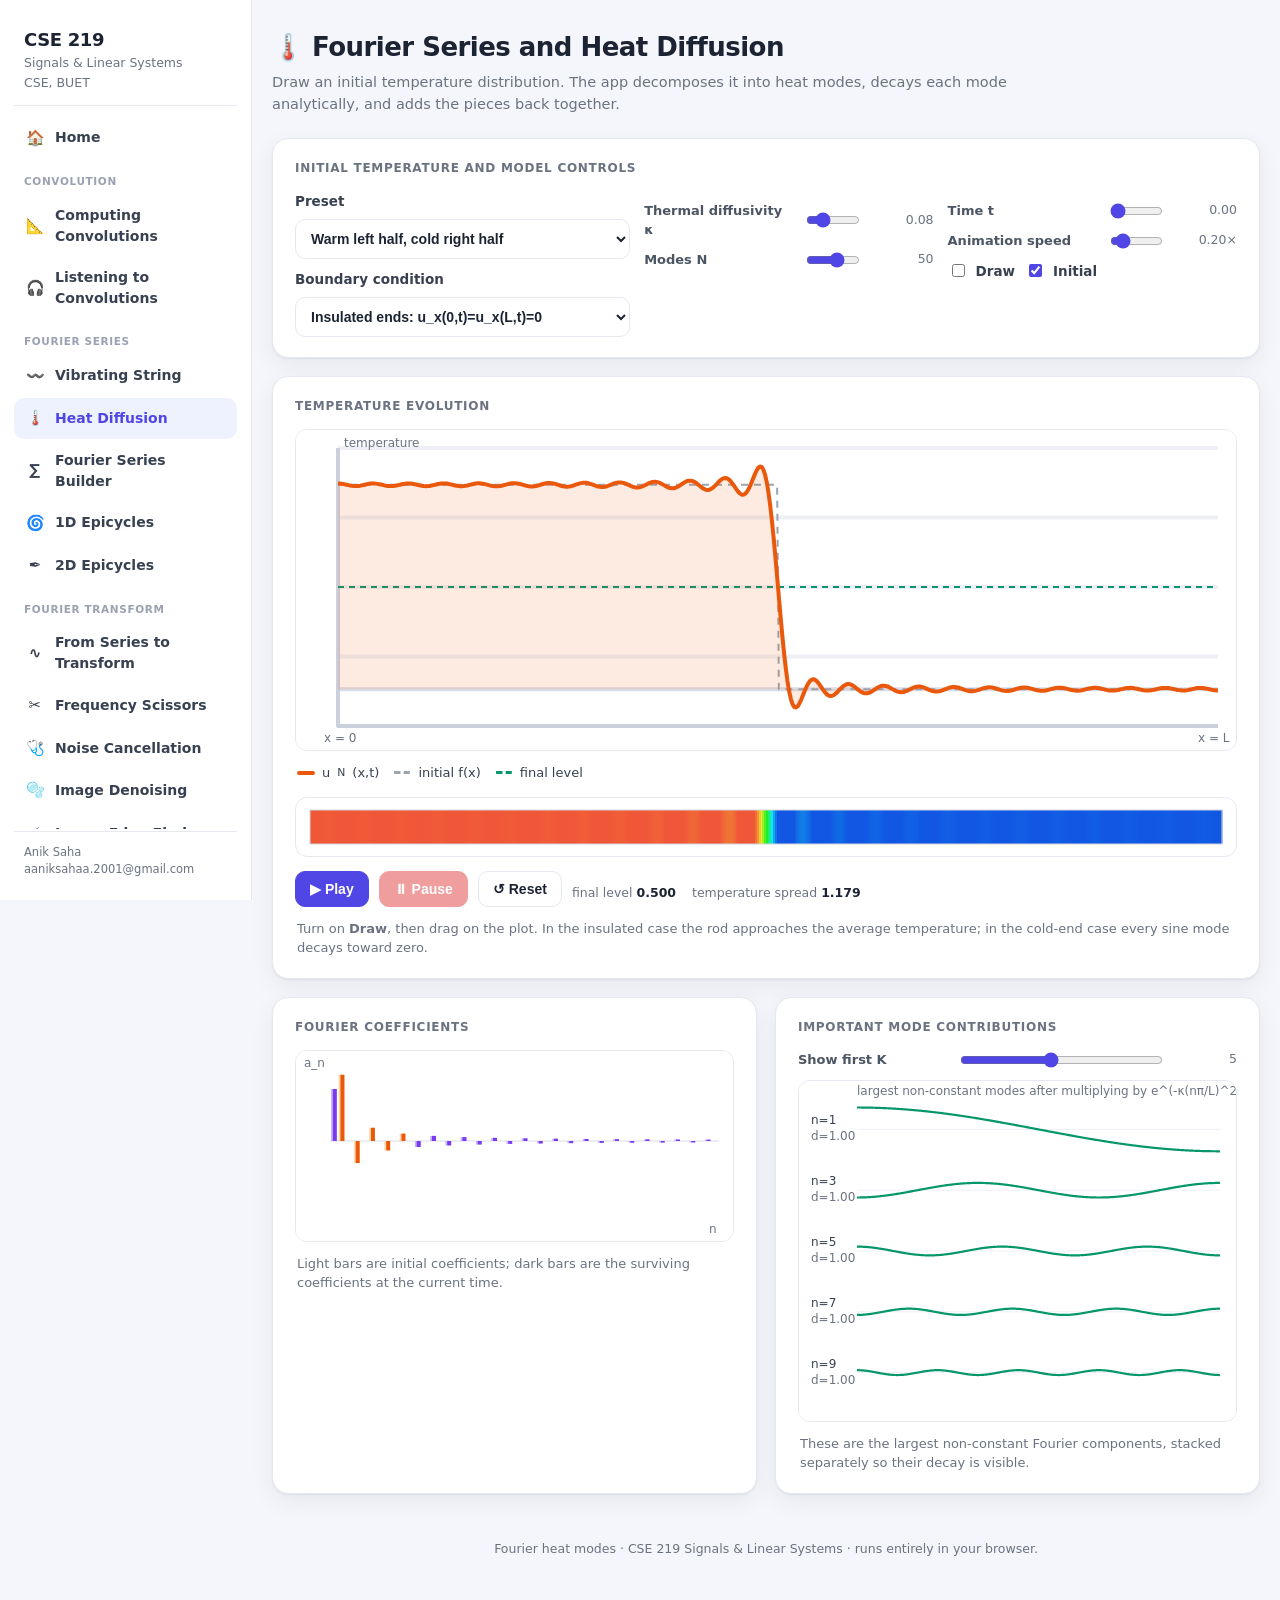
<file: fourier-heat-diffusion.html>
<!DOCTYPE html>
<html lang="en">
<head>
<meta charset="UTF-8" />
<meta name="viewport" content="width=device-width, initial-scale=1.0" />
<title>🌡️ Fourier Series and Heat Diffusion · CSE 219</title>
<link rel="stylesheet" href="assets/site.css" />
<script src="assets/site.js" defer></script>
<style>
  :root{
    --bg:#f4f6fb; --card:#ffffff; --ink:#1c2333; --muted:#6b7280; --line:#e6e8ef;
    --accent:#4f46e5; --heat:#ea580c; --initial:#9ca3af; --avg:#059669; --spectrum:#7c3aed;
    --shadow:0 1px 2px rgba(16,24,40,.06),0 8px 24px rgba(16,24,40,.06);
    --radius:16px;
  }
  *{box-sizing:border-box}
  body{background:var(--bg);color:var(--ink)}
  .wrap{max-width:1120px;margin:0 auto;padding:28px 20px 80px}
  header.app{margin-bottom:22px}
  .title h1{font-size:26px;margin:0;letter-spacing:-.02em}
  .title p{margin:5px 0 0;color:var(--muted);font-size:14.5px;max-width:800px}
  .card{background:var(--card);border:1px solid var(--line);border-radius:var(--radius);box-shadow:var(--shadow);padding:20px 22px;margin-bottom:18px}
  .card h2{font-size:12px;margin:0 0 14px;color:var(--muted);font-weight:800;letter-spacing:.06em;text-transform:uppercase}
  .grid2{display:grid;grid-template-columns:1fr 1fr;gap:18px}
  .grid3{display:grid;grid-template-columns:1.1fr .95fr .95fr;gap:14px}
  .grid2 > *,.grid3 > *{min-width:0}
  .control{display:grid;grid-template-columns:150px 1fr 66px;align-items:center;gap:10px;margin:10px 0}
  .control label{font-size:13px;font-weight:700;color:#4b5563}
  .control input[type=range]{width:100%;accent-color:var(--accent)}
  .control .val{font-variant-numeric:tabular-nums;font-size:12.5px;color:var(--muted);text-align:right}
  select{width:100%;min-width:0;padding:10px 11px;border:1px solid var(--line);border-radius:10px;background:#fff;color:var(--ink);font-size:14px;font-weight:700}
  .row{display:flex;gap:10px;flex-wrap:wrap;align-items:center}
  .btn{border:1px solid var(--line);background:#fff;color:var(--ink);padding:9px 14px;border-radius:10px;font-size:14px;font-weight:700;cursor:pointer;transition:.12s;display:inline-flex;align-items:center;gap:7px}
  .btn:hover{border-color:#cdd2e0;background:#fafbff}
  .btn:active{transform:translateY(1px)}
  .btn.primary{background:var(--accent);border-color:var(--accent);color:#fff}
  .btn.danger{background:#dc2626;border-color:#dc2626;color:#fff}
  .btn:disabled{opacity:.45;cursor:not-allowed}
  .toggle{display:inline-flex;align-items:center;gap:8px;font-size:13.5px;font-weight:700;color:#374151;cursor:pointer;user-select:none}
  .toggle input{accent-color:var(--accent)}
  .wave-wrap{position:relative;background:#fff;border:1px solid var(--line);border-radius:12px;overflow:hidden}
  canvas{display:block;width:100%;touch-action:none}
  #heatCanvas{height:320px}
  #rodCanvas{height:58px}
  #spectrumCanvas{height:190px}
  #componentsCanvas{height:340px}
  .legend{display:flex;flex-wrap:wrap;gap:14px;margin:12px 2px 0;font-size:13px;color:#374151}
  .legend span{display:inline-flex;align-items:center;gap:7px}
  .swatch{width:18px;height:4px;border-radius:2px;display:inline-block}
  .swatch.dashed{height:0;border-top:3px dashed}
  .meta{display:flex;gap:16px;flex-wrap:wrap;color:var(--muted);font-size:12.5px;margin-top:10px}
  .meta b{color:var(--ink);font-variant-numeric:tabular-nums}
  .hint{font-size:13px;color:var(--muted);margin:12px 2px 0}
  .draw-on{box-shadow:0 0 0 3px rgba(79,70,229,.16)}
  footer{text-align:center;color:var(--muted);font-size:12.5px;margin-top:28px}
  @media(max-width:860px){
    .grid2,.grid3{grid-template-columns:1fr}
    .control{grid-template-columns:1fr;gap:6px}
    .control input[type=range]{min-width:0}
    .control .val{text-align:left}
    #heatCanvas{height:280px}
  }
</style>
</head>
<body>
<div class="site">
  <aside class="sidebar" id="siteSidebar"></aside>

  <main class="content">
  <div class="wrap">
    <header class="app">
      <div class="title">
        <h1>🌡️ Fourier Series and Heat Diffusion</h1>
        <p>Draw an initial temperature distribution. The app decomposes it into heat modes, decays each mode analytically, and adds the pieces back together.</p>
      </div>
    </header>

    <section class="card">
      <h2>Initial temperature and model controls</h2>
      <div class="grid3">
        <div>
          <label class="toggle" style="display:block;margin-bottom:8px">Preset</label>
          <select id="presetSelect"></select>
          <div style="height:10px"></div>
          <label class="toggle" style="display:block;margin-bottom:8px">Boundary condition</label>
          <select id="boundarySelect">
            <option value="insulated">Insulated ends: u_x(0,t)=u_x(L,t)=0</option>
            <option value="cold">Cold ends: u(0,t)=u(L,t)=0</option>
          </select>
        </div>
        <div>
          <div class="control">
            <label for="kappaSlider">Thermal diffusivity κ</label>
            <input id="kappaSlider" type="range" min="0.01" max="0.30" step="0.01" value="0.08" />
            <span class="val" id="kappaVal">0.08</span>
          </div>
          <div class="control">
            <label for="modesSlider">Modes N</label>
            <input id="modesSlider" type="range" min="1" max="80" step="1" value="50" />
            <span class="val" id="modesVal">50</span>
          </div>
        </div>
        <div>
          <div class="control">
            <label for="timeSlider">Time t</label>
            <input id="timeSlider" type="range" min="0" max="3" step="0.005" value="0" />
            <span class="val" id="timeVal">0.00</span>
          </div>
          <div class="control">
            <label for="animSpeedSlider">Animation speed</label>
            <input id="animSpeedSlider" type="range" min="0.05" max="1.00" step="0.05" value="0.20" />
            <span class="val" id="animSpeedVal">0.20×</span>
          </div>
          <div class="row">
            <label class="toggle"><input id="drawToggle" type="checkbox" /> Draw</label>
            <label class="toggle"><input id="initialToggle" type="checkbox" checked /> Initial</label>
          </div>
        </div>
      </div>
    </section>

    <section class="card">
      <h2>Temperature evolution</h2>
      <div class="wave-wrap" id="heatWrap"><canvas id="heatCanvas" height="320"></canvas></div>
      <div class="legend">
        <span><i class="swatch" style="background:var(--heat)"></i> u<sub>N</sub>(x,t)</span>
        <span><i class="swatch dashed" style="border-color:var(--initial)"></i> initial f(x)</span>
        <span><i class="swatch dashed" style="border-color:var(--avg)"></i> final level</span>
      </div>
      <div class="wave-wrap" style="margin-top:14px"><canvas id="rodCanvas" height="58"></canvas></div>
      <div class="row" style="margin-top:14px">
        <button class="btn primary" id="playBtn">▶ Play</button>
        <button class="btn danger" id="pauseBtn" disabled>⏸ Pause</button>
        <button class="btn" id="resetBtn">↺ Reset</button>
        <span class="meta">
          <span>final level <b id="finalVal">0.000</b></span>
          <span>temperature spread <b id="variationVal">0.000</b></span>
        </span>
      </div>
      <p class="hint">Turn on <b>Draw</b>, then drag on the plot. In the insulated case the rod approaches the average temperature; in the cold-end case every sine mode decays toward zero.</p>
    </section>

    <section class="grid2">
      <div class="card">
        <h2>Fourier coefficients</h2>
        <div class="wave-wrap"><canvas id="spectrumCanvas" height="190"></canvas></div>
        <p class="hint">Light bars are initial coefficients; dark bars are the surviving coefficients at the current time.</p>
      </div>
      <div class="card">
        <h2>Important mode contributions</h2>
        <div class="control" style="margin-top:0">
          <label for="importantSlider">Show first K</label>
          <input id="importantSlider" type="range" min="1" max="10" step="1" value="5" />
          <span class="val" id="importantVal">5</span>
        </div>
        <div class="wave-wrap"><canvas id="componentsCanvas" height="340"></canvas></div>
        <p class="hint">These are the largest non-constant Fourier components, stacked separately so their decay is visible.</p>
      </div>
    </section>

    <footer>Fourier heat modes · CSE 219 Signals &amp; Linear Systems · runs entirely in your browser.</footer>
  </div>
  </main>
</div>

<script>
"use strict";
const $ = id => document.getElementById(id);
const L = 1, M = 512, MAX_N = 80;
const shape = new Float64Array(M);
const current = new Float64Array(M);
const coeff = new Float64Array(MAX_N + 1);
const liveCoeff = new Float64Array(MAX_N + 1);
const componentLine = new Float64Array(M);
let rankedModes = [];
const cosTable = Array.from({length: MAX_N + 1}, () => new Float64Array(M));
const sinTable = Array.from({length: MAX_N + 1}, () => new Float64Array(M));
for(let j=0;j<M;j++) cosTable[0][j] = 1;
for(let n=1;n<=MAX_N;n++){
  for(let j=0;j<M;j++){
    const x = j / (M - 1);
    cosTable[n][j] = Math.cos(n * Math.PI * x);
    sinTable[n][j] = Math.sin(n * Math.PI * x);
  }
}

const presets = [
  {id:"left", label:"Warm left half, cold right half", fill:fillLeftWarm},
  {id:"center", label:"Central warm bump", fill:fillCenterBump},
  {id:"triangle", label:"Triangular temperature", fill:fillTriangle},
  {id:"twospots", label:"Two warm spots", fill:fillTwoSpots},
  {id:"random", label:"Random smooth heat", fill:fillSmoothRandom},
  {id:"draw", label:"User drawing", fill:f=>{}}
];

const state = {
  boundary: "insulated",
  kappa: 0.08,
  N: 50,
  importantCount: 5,
  animSpeed: 0.20,
  t: 0,
  draw: false,
  showInitial: true,
  raf: null,
  lastFrame: 0,
  dragging: false,
  lastDraw: null
};

function fillLeftWarm(f){
  for(let j=0;j<M;j++) f[j] = j < M / 2 ? 1 : 0;
}
function fillCenterBump(f){
  for(let j=0;j<M;j++){
    const x = j / (M - 1);
    f[j] = Math.exp(-Math.pow((x - .5) / .13, 2));
  }
}
function fillTriangle(f){
  for(let j=0;j<M;j++){
    const x = j / (M - 1);
    f[j] = x <= .5 ? 2 * x : 2 * (1 - x);
  }
}
function fillTwoSpots(f){
  for(let j=0;j<M;j++){
    const x = j / (M - 1);
    f[j] = .95 * Math.exp(-Math.pow((x - .28) / .07, 2)) + .72 * Math.exp(-Math.pow((x - .72) / .09, 2));
  }
  clamp01(f);
}
function fillSmoothRandom(f){
  const amps = [.52, .20, -.15, .10, -.08, .05];
  for(let j=0;j<M;j++){
    const x = j / (M - 1);
    let y = .46;
    for(let n=1;n<=amps.length;n++) y += amps[n - 1] * Math.cos(n * Math.PI * x);
    f[j] = y;
  }
  normalize01(f);
}
function clamp01(f){
  for(let j=0;j<M;j++) f[j] = Math.max(0, Math.min(1, f[j]));
}
function normalize01(f){
  let lo = Infinity, hi = -Infinity;
  for(const v of f){ lo = Math.min(lo, v); hi = Math.max(hi, v); }
  const span = Math.max(1e-9, hi - lo);
  for(let j=0;j<M;j++) f[j] = (f[j] - lo) / span;
}
function enforceBoundary(f){
  clamp01(f);
  if(state.boundary === "cold"){ f[0] = 0; f[M - 1] = 0; }
}
function trapezoidSum(values, basis){
  const dx = L / (M - 1);
  let s = 0;
  for(let j=0;j<M;j++){
    const w = (j === 0 || j === M - 1) ? 0.5 : 1;
    s += w * values[j] * basis[j];
  }
  return s * dx;
}
function computeCoefficients(){
  if(state.boundary === "insulated"){
    coeff[0] = 2 / L * trapezoidSum(shape, cosTable[0]);
    for(let n=1;n<=MAX_N;n++) coeff[n] = 2 / L * trapezoidSum(shape, cosTable[n]);
  }else{
    coeff[0] = 0;
    for(let n=1;n<=MAX_N;n++) coeff[n] = 2 / L * trapezoidSum(shape, sinTable[n]);
  }
  rankedModes = Array.from({length: state.N}, (_, i) => i + 1)
    .sort((a,b) => Math.abs(coeff[b]) - Math.abs(coeff[a]));
  computeCurrent();
}
function decay(n){
  return Math.exp(-state.kappa * Math.pow(n * Math.PI / L, 2) * state.t);
}
function computeCurrent(){
  if(state.boundary === "insulated"){
    liveCoeff[0] = coeff[0] / 2;
    for(let n=1;n<=state.N;n++) liveCoeff[n] = coeff[n] * decay(n);
    for(let j=0;j<M;j++){
      let y = coeff[0] / 2;
      for(let n=1;n<=state.N;n++) y += liveCoeff[n] * cosTable[n][j];
      current[j] = y;
    }
  }else{
    liveCoeff[0] = 0;
    for(let n=1;n<=state.N;n++) liveCoeff[n] = coeff[n] * decay(n);
    for(let j=0;j<M;j++){
      let y = 0;
      for(let n=1;n<=state.N;n++) y += liveCoeff[n] * sinTable[n][j];
      current[j] = y;
    }
  }
}
function loadPreset(id){
  const p = presets.find(item => item.id === id);
  if(!p) return;
  if(id !== "draw") p.fill(shape);
  enforceBoundary(shape);
  state.t = 0;
  $("timeSlider").value = "0";
  computeCoefficients();
  drawAll();
}

function setupCanvas(canvas){
  const rect = canvas.getBoundingClientRect();
  const dpr = window.devicePixelRatio || 1;
  const w = Math.max(320, Math.round(rect.width * dpr));
  const h = Math.max(58, Math.round(rect.height * dpr));
  if(canvas.width !== w || canvas.height !== h){ canvas.width = w; canvas.height = h; }
  const ctx = canvas.getContext("2d");
  ctx.setTransform(dpr, 0, 0, dpr, 0, 0);
  return {ctx, w: w / dpr, h: h / dpr};
}
function drawGrid(ctx,w,h,yMap){
  ctx.clearRect(0,0,w,h);
  ctx.fillStyle = "#fff";
  ctx.fillRect(0,0,w,h);
  ctx.strokeStyle = "#eef0f6";
  for(let i=0;i<=4;i++){
    const y = 18 + i * (h - 42) / 4;
    ctx.beginPath(); ctx.moveTo(42,y); ctx.lineTo(w-18,y); ctx.stroke();
  }
  ctx.strokeStyle = "#d9dde8";
  ctx.beginPath(); ctx.moveTo(42,yMap(0)); ctx.lineTo(w-18,yMap(0)); ctx.stroke();
  ctx.strokeStyle = "#cbd0dd";
  ctx.beginPath(); ctx.moveTo(42,18); ctx.lineTo(42,h-24); ctx.lineTo(w-18,h-24); ctx.stroke();
}
function pathLine(ctx, arr, xMap, yMap){
  ctx.beginPath();
  for(let j=0;j<M;j++){
    const x = xMap(j / (M - 1)), y = yMap(arr[j]);
    if(j === 0) ctx.moveTo(x,y); else ctx.lineTo(x,y);
  }
}
function drawHeat(){
  computeCurrent();
  const canvas = $("heatCanvas");
  const {ctx,w,h} = setupCanvas(canvas);
  const xMap = x => 42 + x * (w - 60);
  const yMin = -0.18, yMax = 1.18;
  const yMap = y => 18 + (yMax - y) / (yMax - yMin) * (h - 42);
  drawGrid(ctx,w,h,yMap);

  if(state.boundary === "insulated"){
    const avg = coeff[0] / 2;
    ctx.save();
    ctx.setLineDash([6,5]);
    ctx.strokeStyle = "#059669";
    ctx.lineWidth = 2;
    ctx.beginPath(); ctx.moveTo(xMap(0), yMap(avg)); ctx.lineTo(xMap(1), yMap(avg)); ctx.stroke();
    ctx.restore();
  }else{
    ctx.save();
    ctx.setLineDash([6,5]);
    ctx.strokeStyle = "#059669";
    ctx.lineWidth = 2;
    ctx.beginPath(); ctx.moveTo(xMap(0), yMap(0)); ctx.lineTo(xMap(1), yMap(0)); ctx.stroke();
    ctx.restore();
  }

  if(state.showInitial){
    ctx.save();
    ctx.setLineDash([7,6]);
    ctx.strokeStyle = "#9ca3af";
    ctx.lineWidth = 2;
    pathLine(ctx, shape, xMap, yMap);
    ctx.stroke();
    ctx.restore();
  }

  ctx.beginPath();
  for(let j=0;j<M;j++){
    const x = xMap(j / (M - 1)), y = yMap(current[j]);
    if(j === 0) ctx.moveTo(x, yMap(0)); 
    ctx.lineTo(x,y);
  }
  ctx.lineTo(xMap(1), yMap(0));
  ctx.closePath();
  ctx.fillStyle = "rgba(234,88,12,.12)";
  ctx.fill();

  ctx.strokeStyle = "#ea580c";
  ctx.lineWidth = 4;
  ctx.lineJoin = "round";
  pathLine(ctx, current, xMap, yMap);
  ctx.stroke();

  ctx.fillStyle = "#6b7280";
  ctx.font = "12px system-ui, sans-serif";
  ctx.fillText("temperature", 48, 17);
  ctx.fillText("x = 0", xMap(0)-14, h-8);
  ctx.fillText("x = L", xMap(1)-20, h-8);
}
function tempColor(v){
  const q = Math.max(0, Math.min(1, v));
  const h = 220 - 210 * q;
  const l = 48 + 10 * q;
  return `hsl(${h} 86% ${l}%)`;
}
function drawRod(){
  const canvas = $("rodCanvas");
  const {ctx,w,h} = setupCanvas(canvas);
  ctx.clearRect(0,0,w,h);
  const left = 14, top = 12, height = h - 24, width = w - 28;
  for(let i=0;i<width;i++){
    const idx = Math.round(i / Math.max(1,width - 1) * (M - 1));
    ctx.fillStyle = tempColor(current[idx]);
    ctx.fillRect(left + i, top, 1.5, height);
  }
  ctx.strokeStyle = "#d1d5db";
  ctx.lineWidth = 1;
  ctx.strokeRect(left, top, width, height);
}
function drawSpectrum(){
  const canvas = $("spectrumCanvas");
  const {ctx,w,h} = setupCanvas(canvas);
  ctx.clearRect(0,0,w,h);
  ctx.fillStyle = "#fff"; ctx.fillRect(0,0,w,h);
  const left = 34, right = 14, top = 18, bottom = 28;
  const base = top + (h - top - bottom) / 2;
  let max = 0;
  for(let n=0;n<=state.N;n++){
    const c0 = state.boundary === "insulated" && n === 0 ? coeff[0] / 2 : coeff[n];
    max = Math.max(max, Math.abs(c0), Math.abs(liveCoeff[n] || 0));
  }
  max = Math.max(max, 1e-6);
  const count = state.boundary === "insulated" ? state.N + 1 : state.N;
  const start = state.boundary === "insulated" ? 0 : 1;
  const bw = (w - left - right) / count;
  const highlighted = new Set(rankedModes.slice(0, state.importantCount));
  ctx.strokeStyle = "#d9dde8";
  ctx.beginPath(); ctx.moveTo(left,base); ctx.lineTo(w-right,base); ctx.stroke();
  let k = 0;
  for(let n=start;n<=state.N;n++,k++){
    const initial = state.boundary === "insulated" && n === 0 ? coeff[0] / 2 : coeff[n];
    const live = liveCoeff[n] || 0;
    const x = left + k * bw + 1;
    const h0 = Math.abs(initial) / max * (h - top - bottom) * .46;
    const h1 = Math.abs(live) / max * (h - top - bottom) * .46;
    ctx.fillStyle = highlighted.has(n) ? "#fed7aa" : "#c4b5fd";
    ctx.fillRect(x, initial >= 0 ? base - h0 : base, Math.max(1,bw-2), h0);
    ctx.fillStyle = highlighted.has(n) ? "#ea580c" : "#7c3aed";
    ctx.fillRect(x + Math.max(1,bw*.24), live >= 0 ? base - h1 : base, Math.max(1,bw*.52), h1);
  }
  ctx.fillStyle = "#6b7280";
  ctx.font = "12px system-ui, sans-serif";
  ctx.fillText(state.boundary === "insulated" ? "a_n" : "b_n", 8, 16);
  ctx.fillText("n", w - 24, h - 8);
}
function drawComponents(){
  const canvas = $("componentsCanvas");
  const {ctx,w,h} = setupCanvas(canvas);
  ctx.clearRect(0,0,w,h);
  ctx.fillStyle = "#fff"; ctx.fillRect(0,0,w,h);
  const modes = rankedModes.slice(0, state.importantCount);
  const top = 18, left = 58, right = 16, bottom = 18;
  const rowH = (h - top - bottom) / Math.max(1, modes.length);
  const xMap = x => left + x * (w - left - right);
  let max = 0;
  modes.forEach(n => max = Math.max(max, Math.abs(coeff[n])));
  max = Math.max(max, 1e-6);
  modes.forEach((n, row) => {
    const mid = top + row * rowH + rowH / 2;
    const ampScale = rowH * .36 / max;
    const d = decay(n);
    const basis = state.boundary === "insulated" ? cosTable[n] : sinTable[n];
    ctx.strokeStyle = "#eef0f6";
    ctx.lineWidth = 1;
    ctx.beginPath(); ctx.moveTo(left, mid); ctx.lineTo(w - right, mid); ctx.stroke();
    for(let j=0;j<M;j++) componentLine[j] = coeff[n] * d * basis[j];
    ctx.strokeStyle = d > .65 ? "#059669" : d > .2 ? "#f59e0b" : "#dc2626";
    ctx.lineWidth = 2.2;
    ctx.beginPath();
    for(let j=0;j<M;j++){
      const x = xMap(j / (M - 1));
      const y = mid - componentLine[j] * ampScale;
      if(j === 0) ctx.moveTo(x,y); else ctx.lineTo(x,y);
    }
    ctx.stroke();
    ctx.fillStyle = "#374151";
    ctx.font = "12px system-ui, sans-serif";
    ctx.fillText("n="+n, 12, mid - 5);
    ctx.fillStyle = "#6b7280";
    ctx.fillText("d="+d.toFixed(2), 12, mid + 11);
  });
  ctx.fillStyle = "#6b7280";
  ctx.font = "12px system-ui, sans-serif";
  ctx.fillText("largest non-constant modes after multiplying by e^(-κ(nπ/L)^2t)", left, 14);
}
function variation(){
  let min = Infinity, max = -Infinity;
  for(const v of current){ min = Math.min(min, v); max = Math.max(max, v); }
  return max - min;
}
function drawAll(){
  computeCurrent();
  drawHeat();
  drawRod();
  drawSpectrum();
  drawComponents();
  $("timeVal").textContent = state.t.toFixed(2);
  $("timeSlider").value = state.t.toFixed(3);
  $("finalVal").textContent = (state.boundary === "insulated" ? coeff[0] / 2 : 0).toFixed(3);
  $("variationVal").textContent = variation().toFixed(3);
}

function pointerToSample(e){
  const canvas = $("heatCanvas");
  const r = canvas.getBoundingClientRect();
  const yMin = -0.18, yMax = 1.18;
  const x = Math.max(0, Math.min(1, (e.clientX - r.left - 42) / Math.max(1, r.width - 60)));
  const y = Math.max(0, Math.min(1, yMax - ((e.clientY - r.top - 18) / Math.max(1, r.height - 42)) * (yMax - yMin)));
  return {i: Math.round(x * (M - 1)), y};
}
function drawBetween(a,b){
  const i0 = Math.min(a.i,b.i), i1 = Math.max(a.i,b.i);
  for(let i=i0;i<=i1;i++){
    const q = i1 === i0 ? 0 : (i - i0) / (i1 - i0);
    const y = a.i <= b.i ? a.y + q * (b.y - a.y) : b.y + q * (a.y - b.y);
    shape[i] = y;
  }
  enforceBoundary(shape);
}
function beginDraw(e){
  if(!state.draw) return;
  stop();
  state.dragging = true;
  const p = pointerToSample(e);
  state.lastDraw = p;
  shape[p.i] = p.y;
  enforceBoundary(shape);
  state.t = 0;
  computeCoefficients();
  drawAll();
  e.preventDefault();
}
function moveDraw(e){
  if(!state.dragging || !state.draw) return;
  const p = pointerToSample(e);
  drawBetween(state.lastDraw, p);
  state.lastDraw = p;
  state.t = 0;
  computeCoefficients();
  drawAll();
  e.preventDefault();
}
function endDraw(){
  state.dragging = false;
  state.lastDraw = null;
}

function tick(ts){
  if(!state.lastFrame) state.lastFrame = ts;
  const dt = (ts - state.lastFrame) / 1000;
  state.lastFrame = ts;
  state.t += dt * state.animSpeed;
  if(state.t >= 3) state.t = 0;
  drawAll();
  state.raf = requestAnimationFrame(tick);
}
function play(){
  if(state.raf) return;
  state.lastFrame = 0;
  $("playBtn").disabled = true;
  $("pauseBtn").disabled = false;
  state.raf = requestAnimationFrame(tick);
}
function stop(){
  if(state.raf) cancelAnimationFrame(state.raf);
  state.raf = null;
  $("playBtn").disabled = false;
  $("pauseBtn").disabled = true;
}
function reset(){
  stop();
  state.t = 0;
  drawAll();
}
function init(){
  const select = $("presetSelect");
  presets.forEach(p => {
    const o = document.createElement("option");
    o.value = p.id; o.textContent = p.label; select.appendChild(o);
  });
  select.value = "left";
  select.addEventListener("change", e => {
    if(e.target.value === "draw") $("drawToggle").checked = state.draw = true;
    loadPreset(e.target.value);
    $("heatWrap").classList.toggle("draw-on", state.draw);
  });
  $("boundarySelect").addEventListener("change", e => {
    state.boundary = e.target.value;
    enforceBoundary(shape);
    state.t = 0;
    computeCoefficients();
    drawAll();
  });
  $("kappaSlider").addEventListener("input", e => {
    state.kappa = parseFloat(e.target.value);
    $("kappaVal").textContent = state.kappa.toFixed(2);
    drawAll();
  });
  $("modesSlider").addEventListener("input", e => {
    state.N = parseInt(e.target.value, 10);
    $("modesVal").textContent = state.N;
    rankedModes = Array.from({length: state.N}, (_, i) => i + 1)
      .sort((a,b) => Math.abs(coeff[b]) - Math.abs(coeff[a]));
    drawAll();
  });
  $("importantSlider").addEventListener("input", e => {
    state.importantCount = parseInt(e.target.value, 10);
    $("importantVal").textContent = state.importantCount;
    drawAll();
  });
  $("animSpeedSlider").addEventListener("input", e => {
    state.animSpeed = parseFloat(e.target.value);
    $("animSpeedVal").textContent = state.animSpeed.toFixed(2) + "×";
  });
  $("timeSlider").addEventListener("input", e => {
    stop();
    state.t = parseFloat(e.target.value);
    drawAll();
  });
  $("drawToggle").addEventListener("change", e => {
    state.draw = e.target.checked;
    $("heatWrap").classList.toggle("draw-on", state.draw);
    if(state.draw) $("presetSelect").value = "draw";
  });
  $("initialToggle").addEventListener("change", e => { state.showInitial = e.target.checked; drawAll(); });
  $("playBtn").addEventListener("click", play);
  $("pauseBtn").addEventListener("click", stop);
  $("resetBtn").addEventListener("click", reset);
  const canvas = $("heatCanvas");
  canvas.addEventListener("pointerdown", beginDraw);
  canvas.addEventListener("pointermove", moveDraw);
  window.addEventListener("pointerup", endDraw);
  window.addEventListener("resize", drawAll);
  loadPreset("left");
}
document.addEventListener("DOMContentLoaded", init);
</script>
</body>
</html>
</file>
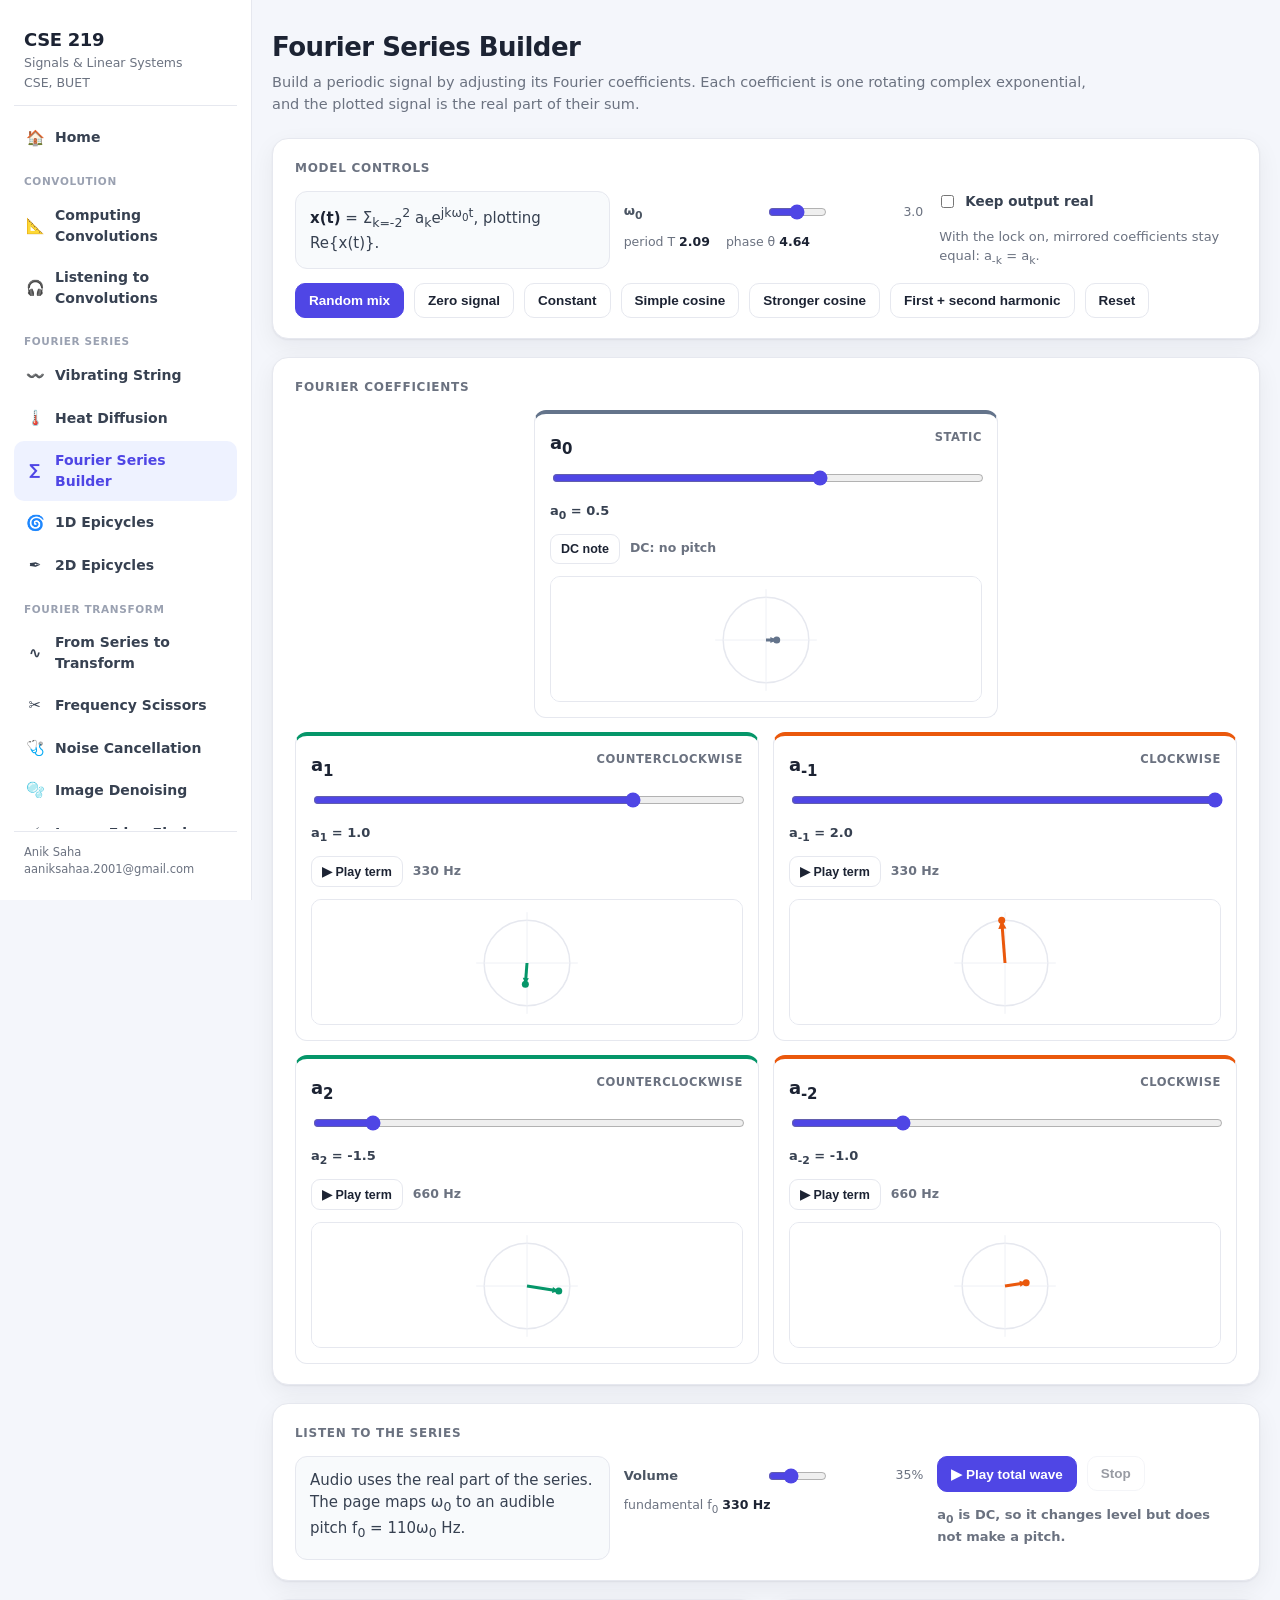
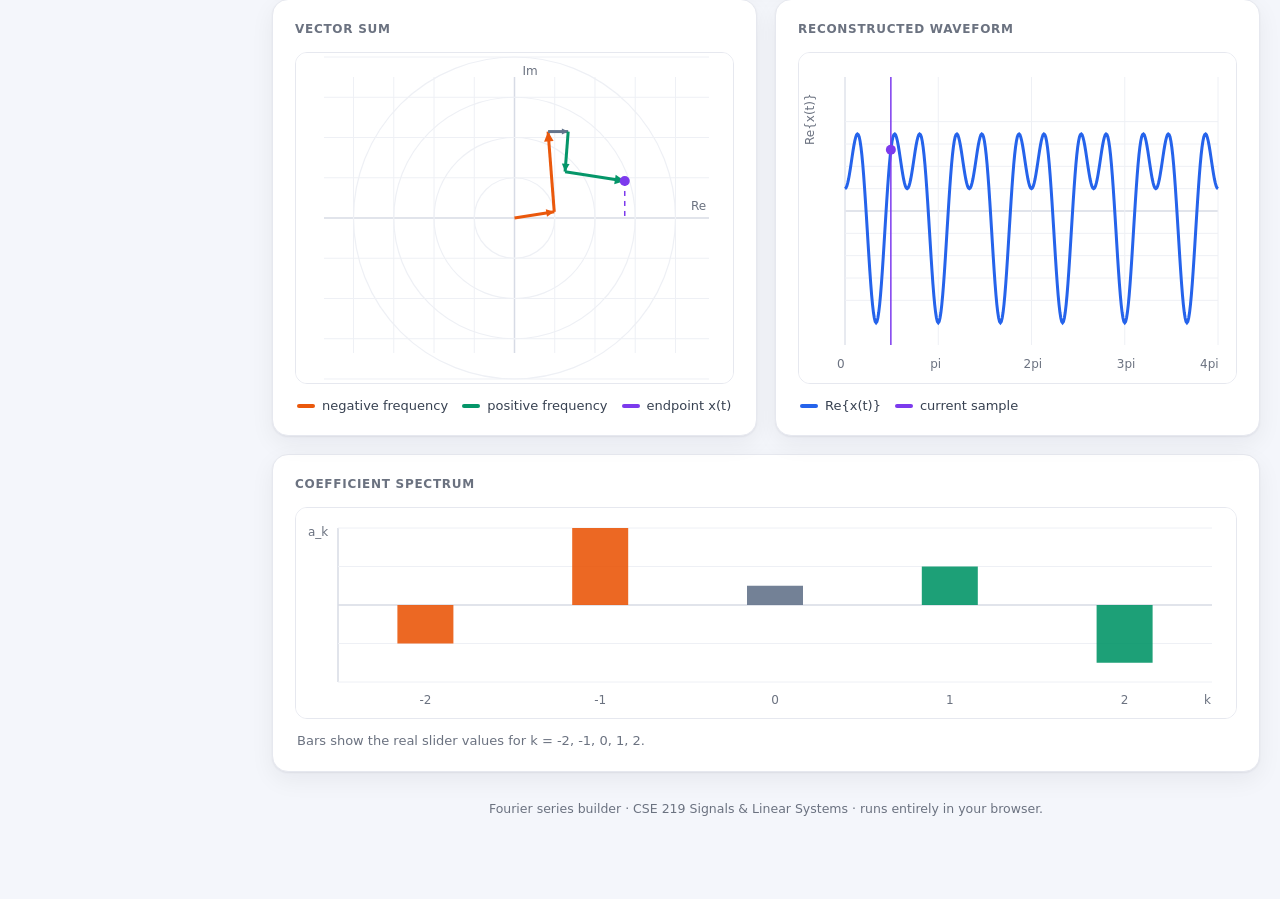
<file: fourier-series-builder.html>
<!DOCTYPE html>
<html lang="en">
<head>
<meta charset="UTF-8" />
<meta name="viewport" content="width=device-width, initial-scale=1.0" />
<title>Fourier Series Builder · CSE 219</title>
<link rel="stylesheet" href="assets/site.css" />
<script src="assets/site.js" defer></script>
<style>
  :root{
    --bg:#f4f6fb; --card:#ffffff; --ink:#1c2333; --muted:#6b7280; --line:#e6e8ef;
    --accent:#4f46e5; --wave:#2563eb; --pos:#059669; --neg:#ea580c; --zero:#64748b; --sum:#7c3aed;
    --shadow:0 1px 2px rgba(16,24,40,.06),0 8px 24px rgba(16,24,40,.06);
    --radius:16px;
  }
  *{box-sizing:border-box}
  body{background:var(--bg);color:var(--ink)}
  .site,.content,.wrap{min-width:0}
  .content{overflow-x:hidden}
  .wrap{width:100%;max-width:1180px;margin:0 auto;padding:28px 20px 80px}
  header.app{margin-bottom:22px}
  .title h1{font-size:26px;margin:0;letter-spacing:-.02em}
  .title p{margin:5px 0 0;color:var(--muted);font-size:14.5px;max-width:820px;overflow-wrap:anywhere}
  .card{background:var(--card);border:1px solid var(--line);border-radius:var(--radius);box-shadow:var(--shadow);padding:20px 22px;margin-bottom:18px}
  .card h2{font-size:12px;margin:0 0 14px;color:var(--muted);font-weight:800;letter-spacing:.06em;text-transform:uppercase}
  .grid2{display:grid;grid-template-columns:1fr 1fr;gap:18px}
  .grid3{display:grid;grid-template-columns:1.05fr 1fr 1fr;gap:14px}
  .grid2 > *,.grid3 > *{min-width:0}
  .control{display:grid;grid-template-columns:132px 1fr 88px;align-items:center;gap:10px;margin:10px 0}
  .control label{font-size:13px;font-weight:700;color:#4b5563}
  .control input[type=range]{width:100%;min-width:0;accent-color:var(--accent)}
  .control .val{font-variant-numeric:tabular-nums;font-size:12.5px;color:var(--muted);text-align:right}
  .row{display:flex;gap:10px;flex-wrap:wrap;align-items:center;min-width:0}
  .btn{border:1px solid var(--line);background:#fff;color:var(--ink);padding:9px 13px;border-radius:10px;font-size:13.5px;font-weight:700;cursor:pointer;transition:.12s;display:inline-flex;align-items:center;gap:7px}
  .btn:hover{border-color:#cdd2e0;background:#fafbff}
  .btn:active{transform:translateY(1px)}
  .btn.primary,.btn.active{background:var(--accent);border-color:var(--accent);color:#fff}
  .btn.small{padding:7px 10px;border-radius:9px;font-size:12.5px}
  .btn:disabled{opacity:.45;cursor:not-allowed;transform:none}
  .toggle{display:inline-flex;align-items:center;gap:8px;font-size:13.5px;font-weight:700;color:#374151;cursor:pointer;user-select:none}
  .toggle input{accent-color:var(--accent)}
  .equation{font-size:15px;color:#374151;background:#f8fafc;border:1px solid var(--line);border-radius:12px;padding:12px 14px;overflow-wrap:anywhere}
  .equation b{color:var(--ink)}
  .meta{display:flex;gap:16px;flex-wrap:wrap;color:var(--muted);font-size:12.5px;margin-top:10px}
  .meta b{color:var(--ink);font-variant-numeric:tabular-nums}
  .hint{font-size:13px;color:var(--muted);margin:12px 2px 0}
  .audio-status{font-size:13px;color:#374151;font-weight:700;min-height:20px}
  .audio-status.muted{color:var(--muted);font-weight:600}
  .coeff-grid{display:grid;grid-template-columns:repeat(4,minmax(0,1fr));gap:14px;align-items:stretch}
  .coeff-card{border:1px solid var(--line);border-radius:12px;background:#fff;padding:15px;min-width:0;overflow:hidden}
  .coeff-card.k0{grid-column:2 / span 2}
  .coeff-card.k1,.coeff-card.k2{grid-column:1 / span 2}
  .coeff-card.kneg1,.coeff-card.kneg2{grid-column:3 / span 2}
  .coeff-card.positive{border-top:4px solid var(--pos)}
  .coeff-card.negative{border-top:4px solid var(--neg)}
  .coeff-card.zero{border-top:4px solid var(--zero)}
  .coeff-head{display:flex;align-items:flex-start;justify-content:space-between;gap:10px;margin-bottom:8px}
  .coeff-name{font-size:18px;font-weight:800;letter-spacing:-.01em}
  .coeff-tag{font-size:11.5px;color:var(--muted);font-weight:800;text-transform:uppercase;letter-spacing:.05em;text-align:right}
  .coeff-value{font-size:13px;color:#374151;font-weight:800;font-variant-numeric:tabular-nums;margin-top:8px}
  .coeff-actions{display:flex;align-items:center;gap:10px;flex-wrap:wrap;margin-top:10px}
  .coeff-audio-note{font-size:12.5px;color:var(--muted);font-weight:700}
  .coeff-card input[type=range]{width:100%;min-width:0;accent-color:var(--accent)}
  .mini-wrap{height:126px;border:1px solid var(--line);border-radius:10px;background:#fbfcff;margin-top:12px;overflow:hidden}
  canvas{display:block;width:100%;touch-action:none}
  .mini-wrap canvas{height:126px}
  .plot-wrap{position:relative;background:#fff;border:1px solid var(--line);border-radius:12px;overflow:hidden}
  #sumCanvas{height:330px}
  #waveCanvas{height:330px}
  #spectrumCanvas{height:210px}
  .legend{display:flex;flex-wrap:wrap;gap:14px;margin:12px 2px 0;font-size:13px;color:#374151}
  .legend span{display:inline-flex;align-items:center;gap:7px}
  .swatch{width:18px;height:4px;border-radius:2px;display:inline-block}
  footer{text-align:center;color:var(--muted);font-size:12.5px;margin-top:28px}
  @media(max-width:1040px){
    .coeff-grid{grid-template-columns:repeat(2,minmax(0,1fr))}
    .coeff-card.k0{grid-column:1 / -1}
    .coeff-card.k1,.coeff-card.k2,.coeff-card.kneg1,.coeff-card.kneg2{grid-column:auto}
  }
  @media(max-width:860px){
    .grid2,.grid3{grid-template-columns:1fr}
    .control{grid-template-columns:1fr;gap:6px}
    .control input[type=range]{min-width:0}
    .control .val{text-align:left}
  }
  @media(max-width:600px){
    .wrap{padding-left:16px;padding-right:16px}
    .card{padding:18px 16px}
    .btn{justify-content:center}
    .row .btn{flex:1 1 132px}
    .coeff-head{align-items:flex-start;flex-direction:column;gap:4px}
    .coeff-tag{text-align:left}
    .coeff-grid{grid-template-columns:1fr}
    .coeff-card.k0,.coeff-card.k1,.coeff-card.k2,.coeff-card.kneg1,.coeff-card.kneg2{grid-column:auto}
    #sumCanvas,#waveCanvas{height:290px}
  }
</style>
</head>
<body>
<div class="site">
  <aside class="sidebar" id="siteSidebar"></aside>

  <main class="content">
  <div class="wrap">
    <header class="app">
      <div class="title">
        <h1>Fourier Series Builder</h1>
        <p>Build a periodic signal by adjusting its Fourier coefficients. Each coefficient is one rotating complex exponential, and the plotted signal is the real part of their sum.</p>
      </div>
    </header>

    <section class="card">
      <h2>Model controls</h2>
      <div class="grid3">
        <div class="equation">
          <b>x(t)</b> = &Sigma;<sub>k=-2</sub><sup>2</sup> a<sub>k</sub>e<sup>jk&omega;<sub>0</sub>t</sup>,
          plotting Re{x(t)}.
        </div>
        <div>
          <div class="control">
            <label for="omegaSlider">&omega;<sub>0</sub></label>
            <input id="omegaSlider" type="range" min="1" max="5" step="0.1" value="3" />
            <span class="val" id="omegaVal">3.0</span>
          </div>
          <div class="meta"><span>period T <b id="periodVal">2.09</b></span><span>phase &theta; <b id="phaseVal">0.00</b></span></div>
        </div>
        <div>
          <label class="toggle"><input id="realLockToggle" type="checkbox" /> Keep output real</label>
          <p class="hint">With the lock on, mirrored coefficients stay equal: a<sub>-k</sub> = a<sub>k</sub>.</p>
        </div>
      </div>
      <div class="row" style="margin-top:14px">
        <button class="btn" data-preset="mix">Random mix</button>
        <button class="btn" data-preset="zero">Zero signal</button>
        <button class="btn" data-preset="constant">Constant</button>
        <button class="btn" data-preset="cosine">Simple cosine</button>
        <button class="btn" data-preset="strong">Stronger cosine</button>
        <button class="btn" data-preset="harmonics">First + second harmonic</button>
        <button class="btn" id="resetBtn">Reset</button>
      </div>
    </section>

    <section class="card">
      <h2>Fourier coefficients</h2>
      <div class="coeff-grid" id="coeffGrid"></div>
    </section>

    <section class="card">
      <h2>Listen to the series</h2>
      <div class="grid3">
        <div class="equation">
          Audio uses the real part of the series. The page maps &omega;<sub>0</sub> to an audible pitch f<sub>0</sub> = 110&omega;<sub>0</sub> Hz.
        </div>
        <div>
          <div class="control">
            <label for="volumeSlider">Volume</label>
            <input id="volumeSlider" type="range" min="0" max="100" step="1" value="35" />
            <span class="val" id="volumeVal">35%</span>
          </div>
          <div class="meta"><span>fundamental f<sub>0</sub> <b id="audioF0Val">330 Hz</b></span></div>
        </div>
        <div>
          <div class="row">
            <button class="btn primary" id="playTotalBtn">▶ Play total wave</button>
            <button class="btn" id="stopAudioBtn" disabled>Stop</button>
          </div>
          <p class="audio-status muted" id="audioStatus">a<sub>0</sub> is DC, so it changes level but does not make a pitch.</p>
        </div>
      </div>
    </section>

    <section class="grid2">
      <div class="card">
        <h2>Vector sum</h2>
        <div class="plot-wrap"><canvas id="sumCanvas" height="330"></canvas></div>
        <div class="legend">
          <span><i class="swatch" style="background:var(--neg)"></i> negative frequency</span>
          <span><i class="swatch" style="background:var(--pos)"></i> positive frequency</span>
          <span><i class="swatch" style="background:var(--sum)"></i> endpoint x(t)</span>
        </div>
      </div>
      <div class="card">
        <h2>Reconstructed waveform</h2>
        <div class="plot-wrap"><canvas id="waveCanvas" height="330"></canvas></div>
        <div class="legend">
          <span><i class="swatch" style="background:var(--wave)"></i> Re{x(t)}</span>
          <span><i class="swatch" style="background:var(--sum)"></i> current sample</span>
        </div>
      </div>
    </section>

    <section class="card">
      <h2>Coefficient spectrum</h2>
      <div class="plot-wrap"><canvas id="spectrumCanvas" height="210"></canvas></div>
      <p class="hint">Bars show the real slider values for k = -2, -1, 0, 1, 2.</p>
    </section>

    <footer>Fourier series builder · CSE 219 Signals &amp; Linear Systems · runs entirely in your browser.</footer>
  </div>
  </main>
</div>

<script>
"use strict";
const $ = id => document.getElementById(id);
const ks = [-2, -1, 0, 1, 2];
const order = [-2, -1, 0, 1, 2];
const TIME_WINDOW = 4 * Math.PI;
const AUDIO_HZ_PER_OMEGA = 110;
const colors = {
  pos: "#059669",
  neg: "#ea580c",
  zero: "#64748b",
  wave: "#2563eb",
  sum: "#7c3aed",
  grid: "#e6e8ef",
  ink: "#1c2333",
  muted: "#6b7280"
};
const state = {
  omega: 3,
  realLock: false,
  activePreset: "mix",
  coeffs: new Map([[-2,-1],[-1,2],[0,.5],[1,1],[2,-1.5]]),
  start: performance.now(),
  raf: null
};
const coeffEls = new Map();
const audioState = {
  ctx: null,
  master: null,
  nodes: [],
  active: null,
  volume: .35
};

function coeffColor(k){
  return k > 0 ? colors.pos : k < 0 ? colors.neg : colors.zero;
}
function coeffClass(k){
  return k > 0 ? "positive" : k < 0 ? "negative" : "zero";
}
function coeffGridClass(k){
  return k < 0 ? `kneg${Math.abs(k)}` : `k${k}`;
}
function directionLabel(k){
  if(k > 0) return "counterclockwise";
  if(k < 0) return "clockwise";
  return "static";
}
function subName(k){
  return `a<sub>${k}</sub>`;
}
function coeffValue(k){
  return state.coeffs.get(k) || 0;
}
function setCoeff(k, value, syncMirror = true){
  const v = Math.max(-2, Math.min(2, Number(value)));
  state.coeffs.set(k, v);
  if(syncMirror && state.realLock && k !== 0) state.coeffs.set(-k, v);
  state.activePreset = null;
  updateControlReadouts();
  updatePresetButtons();
  drawStaticPlots();
  refreshActiveAudio();
}
function setAll(values){
  for(const k of ks) state.coeffs.set(k, values[k] || 0);
  if(state.realLock){
    state.coeffs.set(-1, coeffValue(1));
    state.coeffs.set(-2, coeffValue(2));
  }
  updateControlReadouts();
  drawStaticPlots();
  refreshActiveAudio();
}
function valueAt(theta){
  let re = 0, im = 0;
  for(const k of ks){
    const a = coeffValue(k);
    re += a * Math.cos(k * theta);
    im += a * Math.sin(k * theta);
  }
  return {re, im};
}
function termsAt(theta){
  return order.map(k => {
    const a = coeffValue(k);
    return {k, re: a * Math.cos(k * theta), im: a * Math.sin(k * theta)};
  });
}
function audioBaseHz(){
  return AUDIO_HZ_PER_OMEGA * state.omega;
}
function hasAudio(){
  return Boolean(window.AudioContext || window.webkitAudioContext);
}
async function ensureAudio(){
  if(!hasAudio()){
    setAudioStatus("This browser does not support Web Audio.", true);
    return false;
  }
  if(!audioState.ctx){
    const AudioCtx = window.AudioContext || window.webkitAudioContext;
    audioState.ctx = new AudioCtx();
    audioState.master = audioState.ctx.createGain();
    audioState.master.gain.value = audioState.volume;
    audioState.master.connect(audioState.ctx.destination);
  }
  if(audioState.ctx.state === "suspended") await audioState.ctx.resume();
  return true;
}
function setAudioStatus(text, muted = false){
  const status = $("audioStatus");
  if(!status) return;
  status.textContent = text;
  status.classList.toggle("muted", muted);
}
function setAudioButtons(){
  const stop = $("stopAudioBtn");
  const total = $("playTotalBtn");
  if(stop) stop.disabled = !audioState.active;
  if(total){
    const active = audioState.active && audioState.active.type === "total";
    total.classList.toggle("active", active);
    total.classList.toggle("primary", !active);
    total.setAttribute("aria-pressed", active ? "true" : "false");
  }
  for(const [k, els] of coeffEls){
    if(!els.audioBtn) continue;
    const active = audioState.active && audioState.active.type === "term" && audioState.active.k === k;
    els.audioBtn.classList.toggle("active", active);
    els.audioBtn.setAttribute("aria-pressed", active ? "true" : "false");
  }
}
function stopAudio(keepStatus = false){
  if(audioState.ctx){
    const now = audioState.ctx.currentTime;
    for(const node of audioState.nodes){
      try{
        node.gain.gain.cancelScheduledValues(now);
        node.gain.gain.setTargetAtTime(0, now, .015);
        node.source.stop(now + .08);
      }catch(err){}
    }
  }
  audioState.nodes = [];
  audioState.active = null;
  if(!keepStatus) setAudioStatus("Stopped.", true);
  setAudioButtons();
}
function makeTone(freq, signedGain){
  const now = audioState.ctx.currentTime;
  const source = audioState.ctx.createOscillator();
  const gain = audioState.ctx.createGain();
  source.type = "sine";
  source.frequency.value = freq;
  gain.gain.setValueAtTime(0, now);
  gain.gain.linearRampToValueAtTime(signedGain, now + .035);
  source.connect(gain).connect(audioState.master);
  source.start(now);
  audioState.nodes.push({source, gain});
}
async function playTerm(k){
  const a = coeffValue(k);
  stopAudio(true);
  if(k === 0){
    setAudioStatus("a0 is DC: it shifts the level, but it has no sustained pitch to play.", true);
    setAudioButtons();
    return;
  }
  if(Math.abs(a) < 1e-6){
    setAudioStatus(`a${k} is zero, so this term is silent.`, true);
    setAudioButtons();
    return;
  }
  if(!await ensureAudio()) return;
  const freq = Math.abs(k) * audioBaseHz();
  makeTone(freq, .42 * Math.sign(a) * Math.min(1, Math.abs(a) / 2));
  audioState.active = {type: "term", k};
  setAudioStatus(`Playing a${k}: ${Math.round(freq)} Hz, amplitude ${Math.abs(a).toFixed(1)}.`, false);
  setAudioButtons();
}
async function playTotal(){
  stopAudio(true);
  const harmonic1 = coeffValue(1) + coeffValue(-1);
  const harmonic2 = coeffValue(2) + coeffValue(-2);
  const peak = Math.abs(harmonic1) + Math.abs(harmonic2);
  if(peak < 1e-6){
    const dc = Math.abs(coeffValue(0)) > 1e-6 ? " Only a0/DC is nonzero." : "";
    setAudioStatus(`${dc} There is no audible oscillating part to play.`, true);
    setAudioButtons();
    return;
  }
  if(!await ensureAudio()) return;
  const scale = .62 / Math.max(1, peak);
  const f0 = audioBaseHz();
  if(Math.abs(harmonic1) > 1e-6) makeTone(f0, harmonic1 * scale);
  if(Math.abs(harmonic2) > 1e-6) makeTone(2 * f0, harmonic2 * scale);
  audioState.active = {type: "total"};
  setAudioStatus(`Playing total wave: f0 ${Math.round(f0)} Hz. a0/DC is not sent as a pitch.`, false);
  setAudioButtons();
}
function refreshActiveAudio(){
  if(!audioState.active) return;
  const active = {...audioState.active};
  if(active.type === "term") playTerm(active.k);
  else playTotal();
}
function setupCanvas(canvas){
  const rect = canvas.getBoundingClientRect();
  const dpr = window.devicePixelRatio || 1;
  const w = Math.max(1, Math.round(rect.width * dpr));
  const h = Math.max(1, Math.round(rect.height * dpr));
  if(canvas.width !== w || canvas.height !== h){
    canvas.width = w;
    canvas.height = h;
  }
  const ctx = canvas.getContext("2d");
  ctx.setTransform(dpr, 0, 0, dpr, 0, 0);
  return {ctx, w: rect.width, h: rect.height};
}
function clear(ctx, w, h){
  ctx.clearRect(0, 0, w, h);
  ctx.fillStyle = "#fff";
  ctx.fillRect(0, 0, w, h);
}
function line(ctx, x1, y1, x2, y2, color, width = 1){
  ctx.beginPath();
  ctx.moveTo(x1, y1);
  ctx.lineTo(x2, y2);
  ctx.strokeStyle = color;
  ctx.lineWidth = width;
  ctx.stroke();
}
function drawArrow(ctx, x1, y1, x2, y2, color, width = 3){
  const angle = Math.atan2(y2 - y1, x2 - x1);
  const len = Math.hypot(x2 - x1, y2 - y1);
  line(ctx, x1, y1, x2, y2, color, width);
  if(len < 5) return;
  const head = Math.min(11, Math.max(7, len * .22));
  ctx.beginPath();
  ctx.moveTo(x2, y2);
  ctx.lineTo(x2 - head * Math.cos(angle - Math.PI / 7), y2 - head * Math.sin(angle - Math.PI / 7));
  ctx.lineTo(x2 - head * Math.cos(angle + Math.PI / 7), y2 - head * Math.sin(angle + Math.PI / 7));
  ctx.closePath();
  ctx.fillStyle = color;
  ctx.fill();
}
function drawMini(canvas, k, theta){
  const {ctx, w, h} = setupCanvas(canvas);
  clear(ctx, w, h);
  const cx = w / 2, cy = h / 2;
  const r = Math.min(w, h) * .34;
  ctx.strokeStyle = colors.grid;
  ctx.lineWidth = 1.5;
  ctx.beginPath();
  ctx.arc(cx, cy, r, 0, Math.PI * 2);
  ctx.stroke();
  line(ctx, cx - r - 8, cy, cx + r + 8, cy, "#eef0f5", 1);
  line(ctx, cx, cy - r - 8, cx, cy + r + 8, "#eef0f5", 1);
  const a = coeffValue(k);
  const x = cx + r * (a / 2) * Math.cos(k * theta);
  const y = cy - r * (a / 2) * Math.sin(k * theta);
  drawArrow(ctx, cx, cy, x, y, coeffColor(k), 3);
  ctx.fillStyle = coeffColor(k);
  ctx.beginPath();
  ctx.arc(x, y, 3.5, 0, Math.PI * 2);
  ctx.fill();
}
function drawSum(theta){
  const canvas = $("sumCanvas");
  const {ctx, w, h} = setupCanvas(canvas);
  clear(ctx, w, h);
  const cx = w / 2, cy = h / 2;
  const scale = Math.min(w, h) / 8.2;
  for(let g=-4;g<=4;g++){
    const x = cx + g * scale;
    const y = cy + g * scale;
    line(ctx, x, 24, x, h - 30, g === 0 ? "#d7dbe5" : "#eef0f5", g === 0 ? 1.5 : 1);
    line(ctx, 28, y, w - 24, y, g === 0 ? "#d7dbe5" : "#eef0f5", g === 0 ? 1.5 : 1);
  }
  ctx.strokeStyle = "#eef0f5";
  ctx.lineWidth = 1.2;
  for(let r=1;r<=4;r++){
    ctx.beginPath();
    ctx.arc(cx, cy, r * scale, 0, Math.PI * 2);
    ctx.stroke();
  }
  let x = cx, y = cy;
  for(const term of termsAt(theta)){
    const nx = x + term.re * scale;
    const ny = y - term.im * scale;
    drawArrow(ctx, x, y, nx, ny, coeffColor(term.k), 3);
    x = nx; y = ny;
  }
  ctx.fillStyle = colors.sum;
  ctx.beginPath();
  ctx.arc(x, y, 5, 0, Math.PI * 2);
  ctx.fill();
  ctx.setLineDash([5, 5]);
  line(ctx, x, y, x, cy, colors.sum, 1.5);
  ctx.setLineDash([]);
  ctx.fillStyle = colors.muted;
  ctx.font = "12px system-ui, sans-serif";
  ctx.fillText("Re", w - 42, cy - 8);
  ctx.fillText("Im", cx + 8, 22);
}
function drawWave(thetaNow){
  const canvas = $("waveCanvas");
  const {ctx, w, h} = setupCanvas(canvas);
  clear(ctx, w, h);
  const pad = {l:46, r:18, t:24, b:38};
  const pw = w - pad.l - pad.r;
  const ph = h - pad.t - pad.b;
  const minY = -6, maxY = 6;
  const yMap = y => pad.t + (maxY - y) / (maxY - minY) * ph;
  const xMap = t => pad.l + t / TIME_WINDOW * pw;
  line(ctx, pad.l, yMap(0), w - pad.r, yMap(0), "#d7dbe5", 1.5);
  line(ctx, pad.l, pad.t, pad.l, h - pad.b, "#d7dbe5", 1.5);
  ctx.strokeStyle = "#eef0f5";
  ctx.lineWidth = 1;
  for(let y=-4;y<=4;y++){
    if(y === 0) continue;
    line(ctx, pad.l, yMap(y), w - pad.r, yMap(y), "#eef0f5", 1);
  }
  for(let i=0;i<=4;i++){
    const t = i * TIME_WINDOW / 4;
    const x = xMap(t);
    line(ctx, x, pad.t, x, h - pad.b, "#eef0f5", 1);
    ctx.fillStyle = colors.muted;
    ctx.font = "12px system-ui, sans-serif";
    const label = i === 0 ? "0" : i === 1 ? "pi" : `${i}pi`;
    ctx.fillText(label, x - (i === 4 ? 18 : 8), h - 15);
  }
  ctx.beginPath();
  for(let i=0;i<=420;i++){
    const t = i / 420 * TIME_WINDOW;
    const p = valueAt(state.omega * t);
    const x = xMap(t), y = yMap(p.re);
    if(i === 0) ctx.moveTo(x, y);
    else ctx.lineTo(x, y);
  }
  ctx.strokeStyle = colors.wave;
  ctx.lineWidth = 3;
  ctx.stroke();
  const elapsed = thetaNow / state.omega;
  const markerTime = ((elapsed % TIME_WINDOW) + TIME_WINDOW) % TIME_WINDOW;
  const marker = valueAt(state.omega * markerTime);
  const mx = xMap(markerTime), my = yMap(marker.re);
  line(ctx, mx, pad.t, mx, h - pad.b, colors.sum, 1.5);
  ctx.fillStyle = colors.sum;
  ctx.beginPath();
  ctx.arc(mx, my, 5, 0, Math.PI * 2);
  ctx.fill();
  ctx.fillStyle = colors.muted;
  ctx.font = "12px system-ui, sans-serif";
  ctx.save();
  ctx.translate(15, 92);
  ctx.rotate(-Math.PI / 2);
  ctx.fillText("Re{x(t)}", 0, 0);
  ctx.restore();
}
function drawSpectrum(){
  const canvas = $("spectrumCanvas");
  const {ctx, w, h} = setupCanvas(canvas);
  clear(ctx, w, h);
  const pad = {l:42, r:24, t:20, b:36};
  const pw = w - pad.l - pad.r;
  const ph = h - pad.t - pad.b;
  const yMap = y => pad.t + (2 - y) / 4 * ph;
  line(ctx, pad.l, yMap(0), w - pad.r, yMap(0), "#d7dbe5", 1.5);
  line(ctx, pad.l, pad.t, pad.l, h - pad.b, "#d7dbe5", 1.5);
  for(let y=-2;y<=2;y++){
    if(y === 0) continue;
    line(ctx, pad.l, yMap(y), w - pad.r, yMap(y), "#eef0f5", 1);
  }
  const step = pw / ks.length;
  ks.forEach((k, i) => {
    const cx = pad.l + step * (i + .5);
    const v = coeffValue(k);
    const y0 = yMap(0), y1 = yMap(v);
    ctx.fillStyle = coeffColor(k);
    ctx.globalAlpha = .9;
    ctx.fillRect(cx - Math.min(28, step * .28), Math.min(y0, y1), Math.min(56, step * .56), Math.max(2, Math.abs(y1 - y0)));
    ctx.globalAlpha = 1;
    ctx.fillStyle = colors.muted;
    ctx.font = "12px system-ui, sans-serif";
    ctx.textAlign = "center";
    ctx.fillText(String(k), cx, h - 14);
  });
  ctx.textAlign = "left";
  ctx.fillStyle = colors.muted;
  ctx.font = "12px system-ui, sans-serif";
  ctx.fillText("a_k", 12, pad.t + 8);
  ctx.fillText("k", w - 32, h - 14);
}
function drawStaticPlots(){
  drawWave(currentTheta());
  drawSpectrum();
}
function currentTheta(){
  return state.omega * (performance.now() - state.start) / 1000;
}
function animate(){
  const theta = currentTheta();
  $("phaseVal").textContent = (theta % (2 * Math.PI)).toFixed(2);
  for(const [k, els] of coeffEls) drawMini(els.canvas, k, theta);
  drawSum(theta);
  drawWave(theta);
  state.raf = requestAnimationFrame(animate);
}
function updateControlReadouts(){
  $("omegaVal").textContent = state.omega.toFixed(1);
  $("periodVal").textContent = (2 * Math.PI / state.omega).toFixed(2);
  $("audioF0Val").textContent = `${Math.round(audioBaseHz())} Hz`;
  $("volumeVal").textContent = `${Math.round(audioState.volume * 100)}%`;
  for(const [k, els] of coeffEls){
    const v = coeffValue(k);
    els.input.value = String(v);
    els.value.innerHTML = `a<sub>${k}</sub> = ${v.toFixed(1)}`;
    if(els.audioBtn){
      els.audioBtn.disabled = k !== 0 && Math.abs(v) < 1e-6;
      els.note.textContent = k === 0 ? "DC: no pitch" : `${Math.round(Math.abs(k) * audioBaseHz())} Hz`;
    }
  }
  setAudioButtons();
}
function buildCoeffCards(){
  const grid = $("coeffGrid");
  grid.innerHTML = "";
  const layout = [0, 1, -1, 2, -2];
  for(const k of layout){
    const card = document.createElement("div");
    card.className = `coeff-card ${coeffClass(k)} ${coeffGridClass(k)}`;
    card.innerHTML = `
      <div class="coeff-head">
        <div class="coeff-name">${subName(k)}</div>
        <div class="coeff-tag">${directionLabel(k)}</div>
      </div>
      <input type="range" min="-2" max="2" step="0.5" value="${coeffValue(k)}" aria-label="a ${k}" />
      <div class="coeff-value">a<sub>${k}</sub> = ${coeffValue(k).toFixed(1)}</div>
      <div class="coeff-actions">
        <button class="btn small" data-play-term="${k}" type="button">${k === 0 ? "DC note" : "▶ Play term"}</button>
        <span class="coeff-audio-note"></span>
      </div>
      <div class="mini-wrap"><canvas height="126"></canvas></div>
    `;
    grid.appendChild(card);
    const input = card.querySelector("input");
    const value = card.querySelector(".coeff-value");
    const canvas = card.querySelector("canvas");
    const audioBtn = card.querySelector("[data-play-term]");
    const note = card.querySelector(".coeff-audio-note");
    coeffEls.set(k, {input, value, canvas, audioBtn, note});
    input.addEventListener("input", () => setCoeff(k, input.value));
    audioBtn.addEventListener("click", () => playTerm(k));
  }
}
function applyPreset(name){
  const presets = {
    mix: {"-2":-1, "-1":2, 0:.5, 1:1, 2:-1.5},
    zero: {"-2":0, "-1":0, 0:0, 1:0, 2:0},
    constant: {"-2":0, "-1":0, 0:1, 1:0, 2:0},
    cosine: {"-2":0, "-1":.5, 0:0, 1:.5, 2:0},
    strong: {"-2":0, "-1":1, 0:0, 1:1, 2:0},
    harmonics: {"-2":.5, "-1":1, 0:0, 1:1, 2:.5}
  };
  state.activePreset = presets[name] ? name : "zero";
  setAll(presets[name] || presets.zero);
  updatePresetButtons();
}
function updatePresetButtons(){
  document.querySelectorAll("[data-preset]").forEach(btn => {
    const active = btn.dataset.preset === state.activePreset;
    btn.classList.toggle("active", active);
    btn.classList.toggle("primary", active);
    btn.setAttribute("aria-pressed", active ? "true" : "false");
  });
}
function init(){
  buildCoeffCards();
  $("omegaSlider").addEventListener("input", e => {
    state.omega = Number(e.target.value);
    updateControlReadouts();
    drawStaticPlots();
    refreshActiveAudio();
  });
  $("volumeSlider").addEventListener("input", e => {
    audioState.volume = Number(e.target.value) / 100;
    if(audioState.master) audioState.master.gain.value = audioState.volume;
    updateControlReadouts();
  });
  $("realLockToggle").addEventListener("change", e => {
    state.realLock = e.target.checked;
    if(state.realLock){
      state.coeffs.set(-1, coeffValue(1));
      state.coeffs.set(-2, coeffValue(2));
    }
    updateControlReadouts();
    drawStaticPlots();
    refreshActiveAudio();
  });
  $("playTotalBtn").addEventListener("click", playTotal);
  $("stopAudioBtn").addEventListener("click", () => stopAudio());
  document.querySelectorAll("[data-preset]").forEach(btn => {
    btn.addEventListener("click", () => applyPreset(btn.dataset.preset));
  });
  $("resetBtn").addEventListener("click", () => applyPreset("zero"));
  window.addEventListener("resize", () => drawStaticPlots());
  updateControlReadouts();
  updatePresetButtons();
  drawStaticPlots();
  animate();
}
init();
</script>
</body>
</html>
</file>
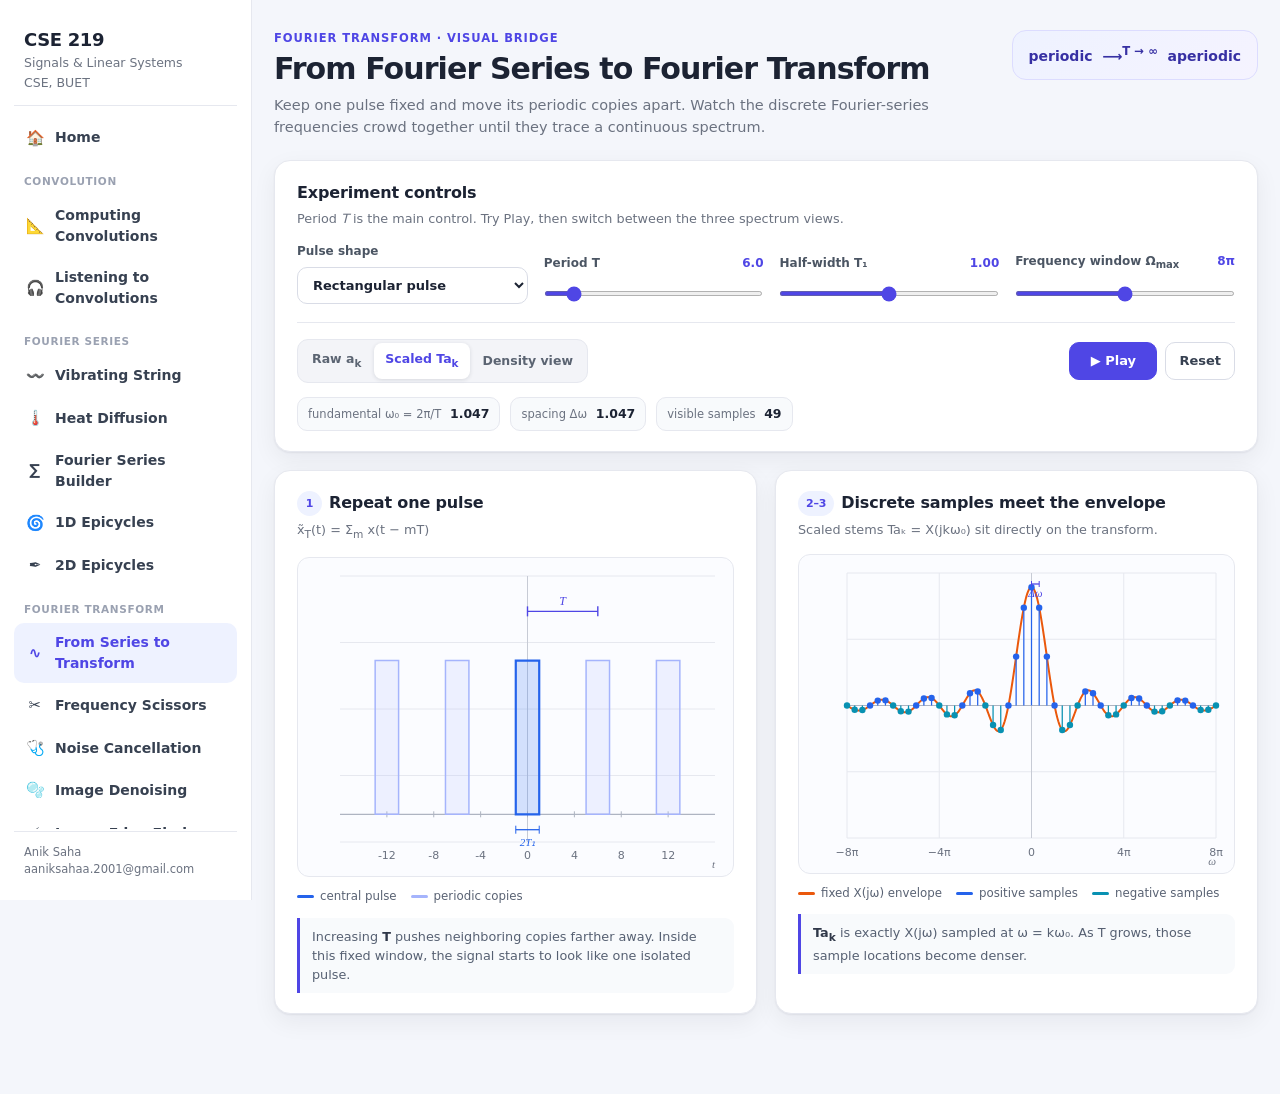
<file: fourier-transform-from-series.html>
<!DOCTYPE html>
<html lang="en">
<head>
<meta charset="UTF-8" />
<meta name="viewport" content="width=device-width, initial-scale=1.0" />
<title>Fourier Transform from Fourier Series · CSE 219</title>
<link rel="icon" href="favicon.svg" type="image/svg+xml" />
<link rel="stylesheet" href="assets/site.css" />
<script src="assets/site.js" defer></script>
<style>
  :root{
    --violet:#4f46e5;--violet-dark:#3730a3;--violet-soft:#eef2ff;
    --blue:#2563eb;--cyan:#0891b2;--orange:#ea580c;--green:#059669;
    --plot:#fbfcff;--radius:16px;
  }
  .content{overflow-x:hidden}
  .lab{width:100%;max-width:1240px;margin:0 auto;padding:30px 22px 80px}
  .lab-header{display:flex;align-items:flex-start;justify-content:space-between;gap:24px;margin-bottom:22px}
  .eyebrow{color:var(--violet);font-size:11.5px;font-weight:800;letter-spacing:.08em;text-transform:uppercase;margin-bottom:5px}
  .lab-header h1{font-size:30px;line-height:1.15;letter-spacing:-.03em;margin:0}
  .lab-header p{color:var(--muted);font-size:14.5px;max-width:760px;margin:8px 0 0}
  .limit-pill{flex:none;background:linear-gradient(135deg,#eef2ff,#f5f3ff);color:var(--violet-dark);border:1px solid #dcdcff;border-radius:14px;padding:12px 16px;font-size:14px;font-weight:800;white-space:nowrap}
  .card{background:var(--card);border:1px solid var(--line);border-radius:var(--radius);box-shadow:var(--shadow);padding:20px 22px;margin-bottom:18px;min-width:0}
  .card-head{display:flex;justify-content:space-between;align-items:flex-start;gap:18px;margin-bottom:14px}
  .card-head h2{font-size:16px;letter-spacing:-.01em;margin:0}
  .card-head p{font-size:12.8px;color:var(--muted);margin:4px 0 0;max-width:700px}
  .step{display:inline-flex;align-items:center;justify-content:center;min-width:25px;height:25px;padding:0 8px;border-radius:999px;background:var(--violet-soft);color:var(--violet);font-size:11px;font-weight:900;margin-right:7px;vertical-align:2px}
  .controls{display:grid;grid-template-columns:1.05fr 1fr 1fr 1fr;gap:16px;align-items:end}
  .field{min-width:0}
  .field label{display:flex;justify-content:space-between;gap:8px;color:#4b5563;font-size:12px;font-weight:800;margin-bottom:7px}
  .field output{color:var(--violet);font-variant-numeric:tabular-nums}
  select{width:100%;border:1px solid #d9dce6;border-radius:10px;background:#fff;color:var(--ink);font:inherit;font-size:13px;font-weight:650;padding:9px 11px;outline:none}
  select:focus{border-color:#a5b4fc;box-shadow:0 0 0 3px #eef2ff}
  input[type=range]{width:100%;height:5px;margin:8px 0;accent-color:var(--violet)}
  .control-bottom{display:flex;align-items:center;justify-content:space-between;gap:16px;border-top:1px solid var(--line);margin-top:18px;padding-top:16px}
  .segmented{display:inline-flex;background:#f3f4f8;border:1px solid var(--line);padding:3px;border-radius:11px;gap:2px}
  .segmented button{border:0;background:transparent;color:#5b6472;font:inherit;font-size:12.5px;font-weight:800;padding:7px 11px;border-radius:8px;cursor:pointer;white-space:nowrap}
  .segmented button.active{background:#fff;color:var(--violet);box-shadow:0 1px 4px rgba(16,24,40,.12)}
  .actions{display:flex;gap:8px}
  .btn{border:1px solid #d9dce6;background:#fff;color:#374151;border-radius:10px;padding:8px 13px;font:inherit;font-size:13px;font-weight:800;cursor:pointer}
  .btn:hover{background:#fafbff;border-color:#c7cad7}
  .btn.primary{background:var(--violet);border-color:var(--violet);color:#fff;min-width:88px}
  .live-metrics{display:flex;gap:10px;flex-wrap:wrap;margin-top:14px}
  .metric{background:#f8fafc;border:1px solid var(--line);border-radius:10px;padding:7px 10px;color:var(--muted);font-size:11.5px}
  .metric b{color:var(--ink);font-size:12.5px;font-variant-numeric:tabular-nums;margin-left:5px}
  .plots{display:grid;grid-template-columns:1fr 1fr;gap:18px}
  .plot-card{margin:0}
  .plot-wrap{height:320px;background:var(--plot);border:1px solid var(--line);border-radius:12px;overflow:hidden;position:relative}
  canvas{display:block;width:100%;height:100%;touch-action:none}
  .legend{display:flex;flex-wrap:wrap;gap:14px;margin-top:11px;color:#596273;font-size:11.8px}
  .legend span{display:inline-flex;align-items:center;gap:6px}
  .key{width:17px;height:3px;border-radius:2px;background:var(--blue);display:inline-block}
  .key.faint{background:#a5b4fc}.key.envelope{background:var(--orange)}.key.negative{background:var(--cyan)}
  .teaching-note{background:#f8fafc;border-left:3px solid var(--violet);border-radius:0 9px 9px 0;color:#566072;font-size:12.8px;line-height:1.5;margin-top:12px;padding:9px 12px}
  .teaching-note b{color:#303849}
  .sr-only{position:absolute;width:1px;height:1px;padding:0;margin:-1px;overflow:hidden;clip:rect(0,0,0,0);white-space:nowrap;border:0}
  @media(max-width:1080px){
    .controls{grid-template-columns:1fr 1fr}.plots{grid-template-columns:1fr}.plot-wrap{height:300px}
  }
  @media(max-width:680px){
    .lab{padding:22px 14px 60px}.lab-header{display:block}.limit-pill{display:inline-block;margin-top:13px}
    .lab-header h1{font-size:25px}.card{padding:17px 15px}.controls{grid-template-columns:1fr}
    .control-bottom{align-items:stretch;flex-direction:column}.segmented{display:grid;grid-template-columns:1fr 1fr 1fr}.segmented button{padding:8px 5px}
    .actions .btn{flex:1}.plot-wrap{height:270px}
    .card-head{display:block}.limit-pill{white-space:normal}
  }
</style>
</head>
<body>
<div class="site">
  <aside class="sidebar" id="siteSidebar"></aside>
  <main class="content">
    <div class="lab">
      <header class="lab-header">
        <div>
          <div class="eyebrow">Fourier transform · visual bridge</div>
          <h1>From Fourier Series to Fourier Transform</h1>
          <p>Keep one pulse fixed and move its periodic copies apart. Watch the discrete Fourier-series frequencies crowd together until they trace a continuous spectrum.</p>
        </div>
        <div class="limit-pill">periodic &nbsp;⟶<sup>T → ∞</sup>&nbsp; aperiodic</div>
      </header>

      <section class="card" aria-labelledby="controlsTitle">
        <div class="card-head">
          <div><h2 id="controlsTitle">Experiment controls</h2><p>Period <i>T</i> is the main control. Try Play, then switch between the three spectrum views.</p></div>
        </div>
        <div class="controls">
          <div class="field">
            <label for="shapeSelect"><span>Pulse shape</span></label>
            <select id="shapeSelect">
              <option value="rectangle">Rectangular pulse</option>
              <option value="triangle">Triangular pulse</option>
              <option value="raised">Smooth raised-cosine</option>
              <option value="rippled">Rippled pulse</option>
            </select>
          </div>
          <div class="field">
            <label for="periodSlider"><span>Period T</span><output id="periodOut">6.0</output></label>
            <input id="periodSlider" type="range" min="3" max="30" step="0.1" value="6" />
          </div>
          <div class="field">
            <label for="widthSlider"><span>Half-width T₁</span><output id="widthOut">1.00</output></label>
            <input id="widthSlider" type="range" min="0.5" max="1.5" step="0.05" value="1" />
          </div>
          <div class="field">
            <label for="omegaSlider"><span>Frequency window Ω<sub>max</sub></span><output id="omegaOut">8π</output></label>
            <input id="omegaSlider" type="range" min="4" max="12" step="1" value="8" />
          </div>
        </div>
        <div class="control-bottom">
          <div class="segmented" id="modeGroup" role="group" aria-label="Spectrum display mode">
            <button type="button" data-mode="raw">Raw a<sub>k</sub></button>
            <button type="button" class="active" data-mode="scaled">Scaled Ta<sub>k</sub></button>
            <button type="button" data-mode="density">Density view</button>
          </div>
          <div class="actions">
            <button class="btn primary" id="playBtn" type="button">▶ Play</button>
            <button class="btn" id="resetBtn" type="button">Reset</button>
          </div>
        </div>
        <div class="live-metrics" aria-live="polite">
          <div class="metric">fundamental ω₀ = 2π/T <b id="omega0Metric">1.047</b></div>
          <div class="metric">spacing Δω <b id="spacingMetric">1.047</b></div>
          <div class="metric">visible samples <b id="sampleMetric">49</b></div>
        </div>
      </section>

      <section class="plots">
        <article class="card plot-card">
          <div class="card-head">
            <div><h2><span class="step">1</span>Repeat one pulse</h2><p>x̃<sub>T</sub>(t) = Σ<sub>m</sub> x(t − mT)</p></div>
          </div>
          <div class="plot-wrap"><canvas id="timeCanvas" aria-label="Periodic pulse train in the time domain"></canvas></div>
          <div class="legend"><span><i class="key"></i> central pulse</span><span><i class="key faint"></i> periodic copies</span></div>
          <div class="teaching-note">Increasing <b>T</b> pushes neighboring copies farther away. Inside this fixed window, the signal starts to look like one isolated pulse.</div>
        </article>

        <article class="card plot-card">
          <div class="card-head">
            <div><h2><span class="step">2–3</span>Discrete samples meet the envelope</h2><p id="spectrumSubtitle">Scaled stems Taₖ = X(jkω₀) sit directly on the transform.</p></div>
          </div>
          <div class="plot-wrap"><canvas id="spectrumCanvas" aria-label="Fourier-series coefficient samples and Fourier-transform envelope"></canvas></div>
          <div class="legend"><span><i class="key envelope"></i> fixed X(jω) envelope</span><span><i class="key"></i> positive samples</span><span><i class="key negative"></i> negative samples</span></div>
          <div class="teaching-note" id="modeNote"><b>Ta<sub>k</sub></b> is exactly X(jω) sampled at ω = kω₀. As T grows, those sample locations become denser.</div>
        </article>
      </section>

    </div>
  </main>
</div>

<script>
(function(){
  "use strict";
  const $ = id => document.getElementById(id);
  const TAU = Math.PI * 2;
  const COLORS = {ink:"#1c2333",muted:"#6b7280",grid:"#e6e8ef",blue:"#2563eb",blueFill:"rgba(37,99,235,.18)",copy:"#a5b4fc",copyFill:"rgba(165,180,252,.16)",orange:"#ea580c",cyan:"#0891b2",violet:"#4f46e5"};
  const defaults = {shape:"rectangle",T:6,T1:1,omegaPi:8,mode:"scaled"};
  const state = {...defaults,playing:false,raf:0,lastTime:0};

  function sinOver(z, span){
    return Math.abs(z) < 1e-9 ? span : Math.sin(z * span) / z;
  }
  const shapes = {
    rectangle:{
      time:(t,T1)=>Math.abs(t)<=T1?1:0,
      transform:(w,T1)=>2*sinOver(w,T1)
    },
    triangle:{
      time:(t,T1)=>Math.abs(t)<=T1?1-Math.abs(t)/T1:0,
      transform:(w,T1)=>{const q=w*T1/2;return T1*(Math.abs(q)<1e-9?1:Math.sin(q)/q)**2;}
    },
    raised:{
      time:(t,T1)=>(Math.abs(t)<=T1) ? .5*(1+Math.cos(Math.PI*t/T1)) : 0,
      transform:(w,T1)=>{const a=Math.PI/T1;return sinOver(w,T1)+.5*(sinOver(w-a,T1)+sinOver(w+a,T1));}
    },
    rippled:{
      time:(t,T1)=>Math.abs(t)<=T1?1+.35*Math.cos(3*Math.PI*t/T1):0,
      transform:(w,T1)=>{const b=3*Math.PI/T1;return 2*sinOver(w,T1)+.35*(sinOver(w-b,T1)+sinOver(w+b,T1));}
    }
  };
  function x(t){return shapes[state.shape].time(t,state.T1);}
  function X(w){return shapes[state.shape].transform(w,state.T1);}
  function omega0(){return TAU/state.T;}
  function omegaMax(){return state.omegaPi*Math.PI;}
  function kMax(){return Math.floor(omegaMax()/omega0());}

  function setupCanvas(canvas){
    const rect=canvas.getBoundingClientRect(),dpr=Math.min(2,window.devicePixelRatio||1);
    const w=Math.max(1,Math.round(rect.width)),h=Math.max(1,Math.round(rect.height));
    if(canvas.width!==Math.round(w*dpr)||canvas.height!==Math.round(h*dpr)){canvas.width=Math.round(w*dpr);canvas.height=Math.round(h*dpr);}
    const ctx=canvas.getContext("2d");ctx.setTransform(dpr,0,0,dpr,0,0);ctx.clearRect(0,0,w,h);return {ctx,w,h};
  }
  function line(ctx,x1,y1,x2,y2,color=COLORS.grid,width=1,dash=[]){
    ctx.beginPath();ctx.moveTo(x1,y1);ctx.lineTo(x2,y2);ctx.strokeStyle=color;ctx.lineWidth=width;ctx.setLineDash(dash);ctx.stroke();ctx.setLineDash([]);
  }
  function text(ctx,s,x,y,align="center",color=COLORS.muted,font="11px system-ui"){
    ctx.fillStyle=color;ctx.font=font;ctx.textAlign=align;ctx.textBaseline="middle";ctx.fillText(s,x,y);
  }
  function axes(ctx,w,h,pad,xMin,xMax,yMin,yMax,xLabel){
    const px=v=>pad.l+(v-xMin)/(xMax-xMin)*(w-pad.l-pad.r);
    const py=v=>h-pad.b-(v-yMin)/(yMax-yMin)*(h-pad.t-pad.b);
    const y0=Math.max(pad.t,Math.min(h-pad.b,py(0))),x0=Math.max(pad.l,Math.min(w-pad.r,px(0)));
    for(let i=0;i<=4;i++){
      const yy=pad.t+i*(h-pad.t-pad.b)/4;line(ctx,pad.l,yy,w-pad.r,yy,COLORS.grid,1);
    }
    line(ctx,pad.l,y0,w-pad.r,y0,"#aeb4c1",1.2);line(ctx,x0,pad.t,x0,h-pad.b,"#c7cbd5",1);
    text(ctx,xLabel,w-pad.r,h-11,"right",COLORS.muted,"italic 11px Georgia");
    return {px,py,y0,x0};
  }
  function drawTime(){
    const {ctx,w,h}=setupCanvas($("timeCanvas"));
    const p={l:42,r:18,t:18,b:34},xMin=-16,xMax=16,yMin=-.18,yMax=1.55;
    const a=axes(ctx,w,h,p,xMin,xMax,yMin,yMax,"t");
    [-12,-8,-4,0,4,8,12].forEach(v=>{line(ctx,a.px(v),a.y0-3,a.px(v),a.y0+3,"#aeb4c1");text(ctx,String(v),a.px(v),h-20);});
    const mMin=Math.floor((xMin-state.T1)/state.T)-1,mMax=Math.ceil((xMax+state.T1)/state.T)+1;
    function pulsePath(m,central){
      const left=m*state.T-state.T1,right=m*state.T+state.T1;if(right<xMin||left>xMax)return;
      ctx.beginPath();ctx.moveTo(a.px(Math.max(xMin,left)),a.py(0));
      const n=80;for(let i=0;i<=n;i++){const local=-state.T1+2*state.T1*i/n;ctx.lineTo(a.px(m*state.T+local),a.py(x(local)));}
      ctx.lineTo(a.px(Math.min(xMax,right)),a.py(0));ctx.closePath();ctx.fillStyle=central?COLORS.blueFill:COLORS.copyFill;ctx.fill();ctx.strokeStyle=central?COLORS.blue:COLORS.copy;ctx.lineWidth=central?2.2:1.5;ctx.stroke();
    }
    for(let m=mMin;m<=mMax;m++)if(m!==0)pulsePath(m,false);pulsePath(0,true);
    const markerY=a.py(1.32),xA=a.px(0),xB=a.px(Math.min(state.T,16));
    if(state.T<15.3){line(ctx,xA,markerY,xB,markerY,COLORS.violet,1.4);line(ctx,xA,markerY-5,xA,markerY+5,COLORS.violet,1.4);line(ctx,xB,markerY-5,xB,markerY+5,COLORS.violet,1.4);text(ctx,"T",(xA+xB)/2,markerY-10,"center",COLORS.violet,"italic 12px Georgia");}
    const widthY=a.py(-.1),wl=a.px(-state.T1),wr=a.px(state.T1);line(ctx,wl,widthY,wr,widthY,COLORS.blue,1.3);line(ctx,wl,widthY-4,wl,widthY+4,COLORS.blue);line(ctx,wr,widthY-4,wr,widthY+4,COLORS.blue);text(ctx,"2T₁",(wl+wr)/2,widthY+13,"center",COLORS.blue,"italic 11px Georgia");
  }
  function envelopePeak(){
    let peak=0;const om=omegaMax();for(let i=0;i<=700;i++)peak=Math.max(peak,Math.abs(X(-om+2*om*i/700)));return Math.max(.001,peak);
  }
  function drawSpectrum(){
    const {ctx,w,h}=setupCanvas($("spectrumCanvas"));const om=omegaMax(),peak=envelopePeak();
    const raw=state.mode==="raw",stemScale=raw?1/state.T:1;
    const yPeak=peak*1.12,p={l:48,r:18,t:18,b:35};
    const a=axes(ctx,w,h,p,-om,om,-yPeak,yPeak,"ω");
    [-1,-.5,0,.5,1].forEach(q=>{const xx=a.px(q*om);if(q!==0)line(ctx,xx,p.t,xx,h-p.b,COLORS.grid);text(ctx,q===0?"0":`${q<0?"−":""}${Math.abs(q)*state.omegaPi}π`,xx,h-20);});
    ctx.beginPath();for(let i=0;i<=700;i++){const ww=-om+2*om*i/700,xx=a.px(ww),yy=a.py(X(ww));i?ctx.lineTo(xx,yy):ctx.moveTo(xx,yy);}ctx.strokeStyle=COLORS.orange;ctx.lineWidth=2;ctx.setLineDash(raw?[5,4]:[]);ctx.stroke();ctx.setLineDash([]);
    const dw=omega0(),km=kMax();
    if(state.mode==="density"){
      for(let k=-km;k<=km;k++){const ww=k*dw,v=X(ww),left=a.px(ww-dw/2),right=a.px(ww+dw/2),yy=a.py(v);ctx.fillStyle=(v>=0)?"rgba(37,99,235,.28)":"rgba(8,145,178,.28)";ctx.fillRect(left,Math.min(a.y0,yy),Math.max(1,right-left),Math.abs(yy-a.y0));ctx.strokeStyle=(v>=0)?COLORS.blue:COLORS.cyan;ctx.lineWidth=.7;ctx.strokeRect(left,Math.min(a.y0,yy),Math.max(1,right-left),Math.abs(yy-a.y0));}
    }else{
      ctx.lineWidth=1.25;for(let k=-km;k<=km;k++){const ww=k*dw,v=X(ww)*stemScale,xx=a.px(ww),yy=a.py(v);ctx.strokeStyle=(v>=0)?COLORS.blue:COLORS.cyan;ctx.beginPath();ctx.moveTo(xx,a.y0);ctx.lineTo(xx,yy);ctx.stroke();ctx.fillStyle=ctx.strokeStyle;ctx.beginPath();ctx.arc(xx,yy,Math.max(1.6,Math.min(3.2,6-dw)),0,TAU);ctx.fill();}
    }
    if(dw<om){const y=p.t+11,x1=a.px(0),x2=a.px(dw);line(ctx,x1,y,x2,y,COLORS.violet,1.3);line(ctx,x1,y-3,x1,y+3,COLORS.violet);line(ctx,x2,y-3,x2,y+3,COLORS.violet);text(ctx,"Δω",(x1+x2)/2,y+10,"center",COLORS.violet,"italic 11px Georgia");}
  }
  function updateReadouts(){
    const dw=omega0(),count=2*kMax()+1;
    $("periodOut").textContent=state.T.toFixed(1);$("widthOut").textContent=state.T1.toFixed(2);$("omegaOut").textContent=`${state.omegaPi}π`;
    $("omega0Metric").textContent=dw.toFixed(3);$("spacingMetric").textContent=dw.toFixed(3);$("sampleMetric").textContent=String(count);
    const copy={raw:["Raw coefficients aₖ = X(jkω₀)/T shrink as the period grows.","Raw coefficients shrink because each one represents a thinner frequency slice. This is expected: aₖ = (Δω/2π)X(jkω₀)."],scaled:["Scaled stems Taₖ = X(jkω₀) sit directly on the transform.","Taₖ is exactly X(jω) sampled at ω = kω₀. As T grows, those sample locations become denser."],density:["Each coefficient becomes a frequency bin of width Δω.","Think of aₖ as the amount in one frequency bin. Thinner, denser bins approach the continuous density X(jω)."]}[state.mode];
    $("spectrumSubtitle").textContent=copy[0];$("modeNote").innerHTML=copy[1].replace("Raw coefficients","<b>Raw coefficients</b>").replace("Taₖ","<b>Ta<sub>k</sub></b>").replace("aₖ","a<sub>k</sub>").replace("X(jω)","X(jω)");
  }
  function drawAll(){updateReadouts();drawTime();drawSpectrum();}
  function stop(){state.playing=false;cancelAnimationFrame(state.raf);state.raf=0;state.lastTime=0;$("playBtn").textContent="▶ Play";}
  function tick(now){
    if(!state.playing)return;if(!state.lastTime)state.lastTime=now;const dt=Math.min(.05,(now-state.lastTime)/1000);state.lastTime=now;
    const min=3,max=30,progress=Math.log(state.T/min)/Math.log(max/min);const next=Math.min(1,progress+dt/9);state.T=min*Math.pow(max/min,next);$("periodSlider").value=state.T;drawAll();if(next>=1){stop();return;}state.raf=requestAnimationFrame(tick);
  }
  $("playBtn").addEventListener("click",()=>{if(state.playing){stop();return;}if(state.T>=29.99){state.T=3;$("periodSlider").value=3;}state.playing=true;$("playBtn").textContent="❚❚ Pause";state.raf=requestAnimationFrame(tick);});
  $("resetBtn").addEventListener("click",()=>{stop();Object.assign(state,defaults);$("shapeSelect").value=state.shape;$("periodSlider").value=state.T;$("widthSlider").value=state.T1;$("omegaSlider").value=state.omegaPi;document.querySelectorAll("#modeGroup button").forEach(b=>b.classList.toggle("active",b.dataset.mode===state.mode));drawAll();});
  $("shapeSelect").addEventListener("change",e=>{state.shape=e.target.value;drawAll();});
  $("periodSlider").addEventListener("input",e=>{state.T=Number(e.target.value);drawAll();});
  $("widthSlider").addEventListener("input",e=>{state.T1=Number(e.target.value);drawAll();});
  $("omegaSlider").addEventListener("input",e=>{state.omegaPi=Number(e.target.value);drawAll();});
  $("modeGroup").addEventListener("click",e=>{const b=e.target.closest("button[data-mode]");if(!b)return;state.mode=b.dataset.mode;document.querySelectorAll("#modeGroup button").forEach(x=>x.classList.toggle("active",x===b));drawAll();});
  let resizeTimer;window.addEventListener("resize",()=>{clearTimeout(resizeTimer);resizeTimer=setTimeout(drawAll,80);});
  drawAll();
})();
</script>
</body>
</html>
</file>
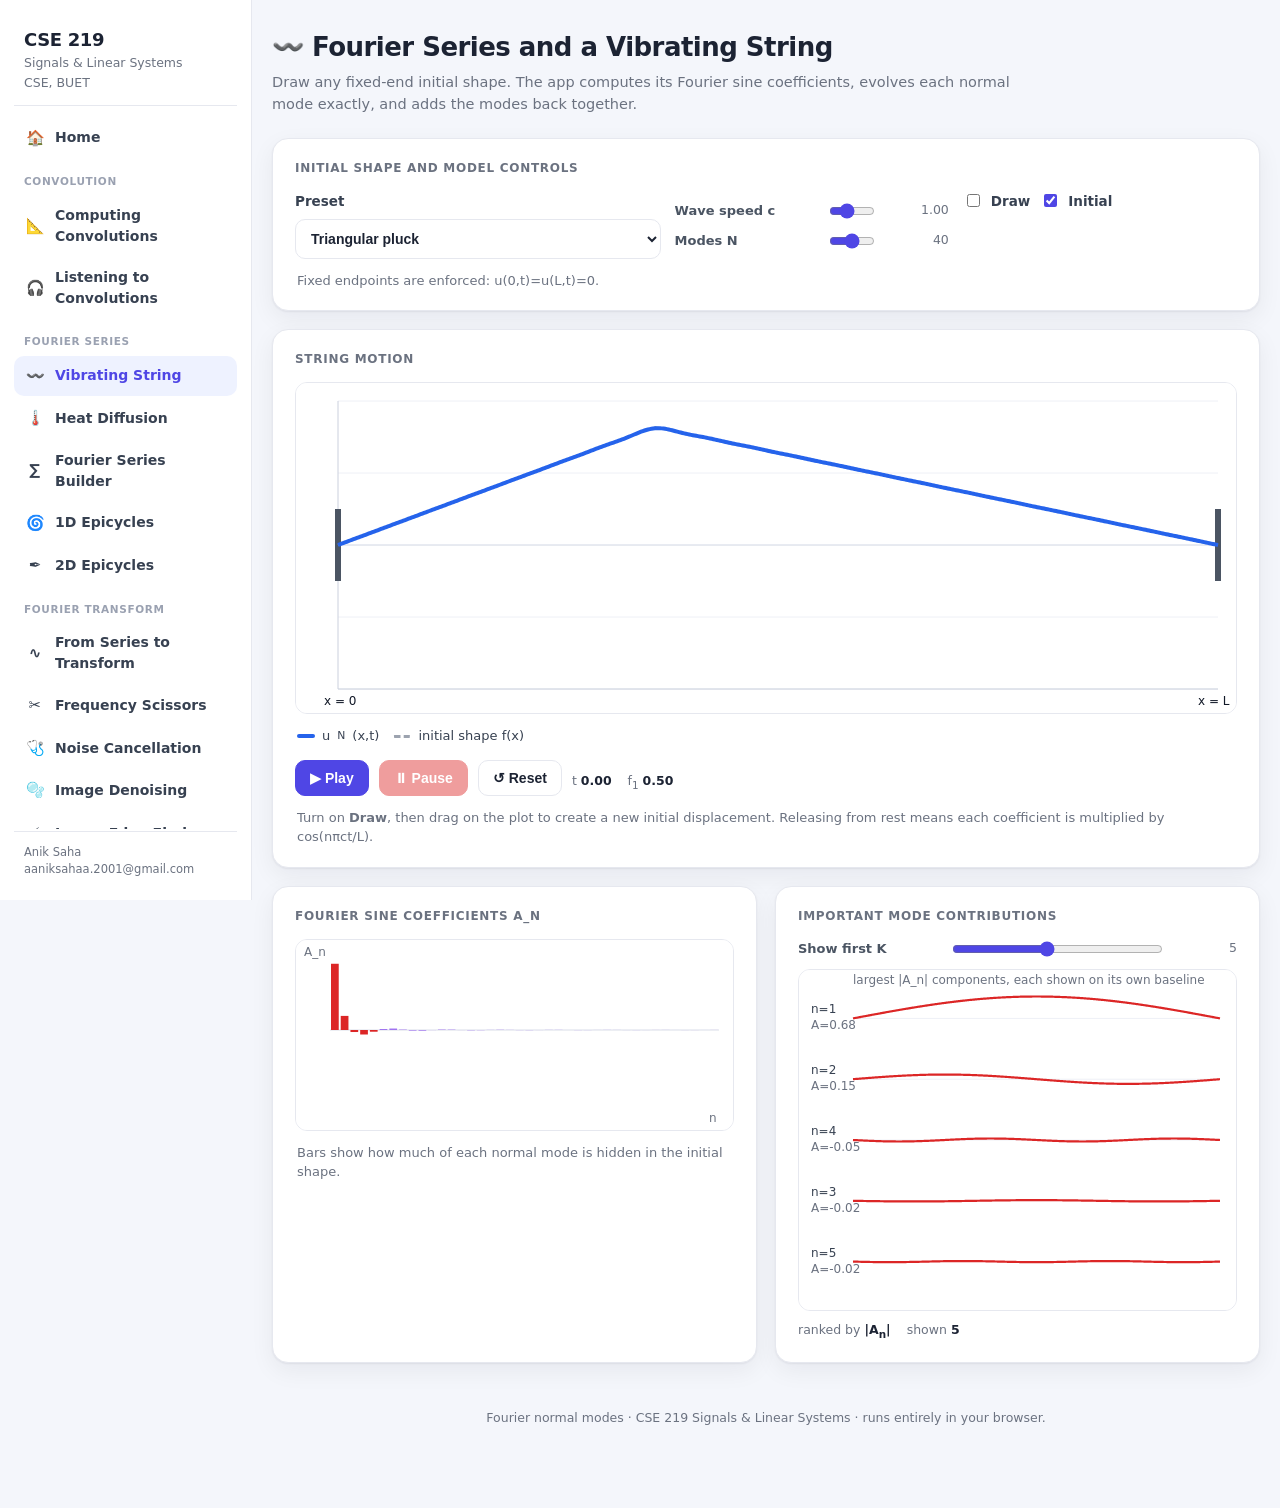
<file: fourier-vibrating-string.html>
<!DOCTYPE html>
<html lang="en">
<head>
<meta charset="UTF-8" />
<meta name="viewport" content="width=device-width, initial-scale=1.0" />
<title>〰️ Fourier Series and a Vibrating String · CSE 219</title>
<link rel="stylesheet" href="assets/site.css" />
<script src="assets/site.js" defer></script>
<style>
  :root{
    --bg:#f4f6fb; --card:#ffffff; --ink:#1c2333; --muted:#6b7280; --line:#e6e8ef;
    --accent:#4f46e5; --string:#2563eb; --initial:#9ca3af; --mode:#dc2626; --spectrum:#7c3aed;
    --shadow:0 1px 2px rgba(16,24,40,.06),0 8px 24px rgba(16,24,40,.06);
    --radius:16px;
  }
  *{box-sizing:border-box}
  body{background:var(--bg);color:var(--ink)}
  .wrap{max-width:1120px;margin:0 auto;padding:28px 20px 80px}
  header.app{margin-bottom:22px}
  .title h1{font-size:26px;margin:0;letter-spacing:-.02em}
  .title p{margin:5px 0 0;color:var(--muted);font-size:14.5px;max-width:780px}
  .card{background:var(--card);border:1px solid var(--line);border-radius:var(--radius);box-shadow:var(--shadow);padding:20px 22px;margin-bottom:18px}
  .card h2{font-size:12px;margin:0 0 14px;color:var(--muted);font-weight:800;letter-spacing:.06em;text-transform:uppercase}
  .grid2{display:grid;grid-template-columns:1fr 1fr;gap:18px}
  .grid3{display:grid;grid-template-columns:1.2fr .9fr .9fr;gap:14px}
  .grid2 > *,.grid3 > *{min-width:0}
  .control{display:grid;grid-template-columns:142px 1fr 66px;align-items:center;gap:10px;margin:10px 0}
  .control label{font-size:13px;font-weight:700;color:#4b5563}
  .control input[type=range]{width:100%;accent-color:var(--accent)}
  .control .val{font-variant-numeric:tabular-nums;font-size:12.5px;color:var(--muted);text-align:right}
  select{width:100%;min-width:0;padding:10px 11px;border:1px solid var(--line);border-radius:10px;background:#fff;color:var(--ink);font-size:14px;font-weight:700}
  .row{display:flex;gap:10px;flex-wrap:wrap;align-items:center}
  .btn{border:1px solid var(--line);background:#fff;color:var(--ink);padding:9px 14px;border-radius:10px;font-size:14px;font-weight:700;cursor:pointer;transition:.12s;display:inline-flex;align-items:center;gap:7px}
  .btn:hover{border-color:#cdd2e0;background:#fafbff}
  .btn:active{transform:translateY(1px)}
  .btn.primary{background:var(--accent);border-color:var(--accent);color:#fff}
  .btn.danger{background:#dc2626;border-color:#dc2626;color:#fff}
  .btn:disabled{opacity:.45;cursor:not-allowed}
  .toggle{display:inline-flex;align-items:center;gap:8px;font-size:13.5px;font-weight:700;color:#374151;cursor:pointer;user-select:none}
  .toggle input{accent-color:var(--accent)}
  .equation{font-size:15px;color:#374151;background:#f8fafc;border:1px solid var(--line);border-radius:12px;padding:12px 14px}
  .equation b{color:var(--ink)}
  .wave-wrap{position:relative;background:#fff;border:1px solid var(--line);border-radius:12px;overflow:hidden}
  canvas{display:block;width:100%;touch-action:none}
  #stringCanvas{height:330px}
  #spectrumCanvas{height:190px}
  #componentsCanvas{height:340px}
  .legend{display:flex;flex-wrap:wrap;gap:14px;margin:12px 2px 0;font-size:13px;color:#374151}
  .legend span{display:inline-flex;align-items:center;gap:7px}
  .swatch{width:18px;height:4px;border-radius:2px;display:inline-block}
  .swatch.dashed{height:0;border-top:3px dashed}
  .meta{display:flex;gap:16px;flex-wrap:wrap;color:var(--muted);font-size:12.5px;margin-top:10px}
  .meta b{color:var(--ink);font-variant-numeric:tabular-nums}
  .hint{font-size:13px;color:var(--muted);margin:12px 2px 0}
  .draw-on{box-shadow:0 0 0 3px rgba(79,70,229,.16)}
  footer{text-align:center;color:var(--muted);font-size:12.5px;margin-top:28px}
  @media(max-width:860px){
    .grid2,.grid3{grid-template-columns:1fr}
    .control{grid-template-columns:1fr;gap:6px}
    .control input[type=range]{min-width:0}
    .control .val{text-align:left}
    #stringCanvas{height:280px}
  }
</style>
</head>
<body>
<div class="site">
  <aside class="sidebar" id="siteSidebar"></aside>

  <main class="content">
  <div class="wrap">
    <header class="app">
      <div class="title">
        <h1>〰️ Fourier Series and a Vibrating String</h1>
        <p>Draw any fixed-end initial shape. The app computes its Fourier sine coefficients, evolves each normal mode exactly, and adds the modes back together.</p>
      </div>
    </header>

    <section class="card">
      <h2>Initial shape and model controls</h2>
      <div class="grid3">
        <div>
          <label class="toggle" style="display:block;margin-bottom:8px">Preset</label>
          <select id="presetSelect"></select>
          <p class="hint">Fixed endpoints are enforced: u(0,t)=u(L,t)=0.</p>
        </div>
        <div>
          <div class="control">
            <label for="speedSlider">Wave speed c</label>
            <input id="speedSlider" type="range" min="0.25" max="2.50" step="0.05" value="1.00" />
            <span class="val" id="speedVal">1.00</span>
          </div>
          <div class="control">
            <label for="modesSlider">Modes N</label>
            <input id="modesSlider" type="range" min="1" max="80" step="1" value="40" />
            <span class="val" id="modesVal">40</span>
          </div>
        </div>
        <div>
          <div class="row">
            <label class="toggle"><input id="drawToggle" type="checkbox" /> Draw</label>
            <label class="toggle"><input id="initialToggle" type="checkbox" checked /> Initial</label>
          </div>
        </div>
      </div>
    </section>

    <section class="card">
      <h2>String motion</h2>
      <div class="wave-wrap" id="stringWrap"><canvas id="stringCanvas" height="330"></canvas></div>
      <div class="legend">
        <span><i class="swatch" style="background:var(--string)"></i> u<sub>N</sub>(x,t)</span>
        <span><i class="swatch dashed" style="border-color:var(--initial)"></i> initial shape f(x)</span>
      </div>
      <div class="row" style="margin-top:14px">
        <button class="btn primary" id="playBtn">▶ Play</button>
        <button class="btn danger" id="pauseBtn" disabled>⏸ Pause</button>
        <button class="btn" id="resetBtn">↺ Reset</button>
        <span class="meta"><span>t <b id="timeVal">0.00</b></span><span>f<sub>1</sub> <b id="f1Val">0.50</b></span></span>
      </div>
      <p class="hint">Turn on <b>Draw</b>, then drag on the plot to create a new initial displacement. Releasing from rest means each coefficient is multiplied by cos(nπct/L).</p>
    </section>

    <section class="grid2">
      <div class="card">
        <h2>Fourier sine coefficients A_n</h2>
        <div class="wave-wrap"><canvas id="spectrumCanvas" height="190"></canvas></div>
        <p class="hint">Bars show how much of each normal mode is hidden in the initial shape.</p>
      </div>
      <div class="card">
        <h2>Important mode contributions</h2>
        <div class="control" style="margin-top:0">
          <label for="importantSlider">Show first K</label>
          <input id="importantSlider" type="range" min="1" max="10" step="1" value="5" />
          <span class="val" id="importantVal">5</span>
        </div>
        <div class="wave-wrap"><canvas id="componentsCanvas" height="340"></canvas></div>
        <div class="meta">
          <span>ranked by <b>|A<sub>n</sub>|</b></span>
          <span>shown <b id="shownModesVal">5</b></span>
        </div>
      </div>
    </section>

    <footer>Fourier normal modes · CSE 219 Signals &amp; Linear Systems · runs entirely in your browser.</footer>
  </div>
  </main>
</div>

<script>
"use strict";
const $ = id => document.getElementById(id);
const L = 1, M = 512, MAX_N = 80;
const shape = new Float64Array(M);
const current = new Float64Array(M);
const recon = new Float64Array(M);
const componentLine = new Float64Array(M);
const coeff = new Float64Array(MAX_N + 1);
let rankedModes = [];
const sinTable = Array.from({length: MAX_N + 1}, () => new Float64Array(M));
for(let n=1;n<=MAX_N;n++){
  for(let j=0;j<M;j++) sinTable[n][j] = Math.sin(n * Math.PI * j / (M - 1));
}

const presets = [
  {id:"mode1", label:"Mode 1: fundamental", fill:f=>fillMode(f,1)},
  {id:"mode2", label:"Mode 2", fill:f=>fillMode(f,2)},
  {id:"mode3", label:"Mode 3", fill:f=>fillMode(f,3)},
  {id:"pluck", label:"Triangular pluck", fill:fillPluck},
  {id:"square", label:"Square-like displacement", fill:fillSquare},
  {id:"smooth", label:"Random smooth shape", fill:fillSmoothRandom},
  {id:"draw", label:"User drawing", fill:f=>{}}
];

const state = {
  c: 1,
  N: 40,
  importantCount: 5,
  t: 0,
  playing: false,
  showInitial: true,
  draw: false,
  lastFrame: 0,
  raf: null,
  dragging: false,
  lastDraw: null
};

function fillMode(f,n){
  for(let j=0;j<M;j++) f[j] = 0.82 * sinTable[n][j];
}
function fillPluck(f){
  const peak = 0.36, amp = 0.86;
  for(let j=0;j<M;j++){
    const x = j / (M - 1);
    f[j] = x <= peak ? amp * x / peak : amp * (1 - x) / (1 - peak);
  }
  enforceEnds(f);
}
function fillSquare(f){
  for(let j=0;j<M;j++){
    const x = j / (M - 1);
    f[j] = (x >= 0.24 && x <= 0.76) ? 0.62 : 0;
  }
  enforceEnds(f);
}
function fillSmoothRandom(f){
  const amps = [0, .55, -.28, .16, .10, -.07, .05, -.04];
  for(let j=0;j<M;j++){
    let y = 0;
    for(let n=1;n<amps.length;n++) y += amps[n] * sinTable[n][j];
    f[j] = y;
  }
  normalizeShape(f, .86);
  enforceEnds(f);
}
function enforceEnds(f){ f[0] = 0; f[M - 1] = 0; }
function normalizeShape(f, target){
  let peak = 0;
  for(const v of f) peak = Math.max(peak, Math.abs(v));
  if(peak > 1e-9) for(let j=0;j<M;j++) f[j] = f[j] / peak * target;
}
function trapezoidSum(values, basis){
  const dx = L / (M - 1);
  let s = 0;
  for(let j=0;j<M;j++){
    const w = (j === 0 || j === M - 1) ? 0.5 : 1;
    s += w * values[j] * basis[j];
  }
  return s * dx;
}
function computeCoefficients(){
  for(let n=1;n<=MAX_N;n++) coeff[n] = 2 / L * trapezoidSum(shape, sinTable[n]);
  rankedModes = Array.from({length: state.N}, (_, i) => i + 1)
    .sort((a,b) => Math.abs(coeff[b]) - Math.abs(coeff[a]));
  computeLines();
}
function computeLines(){
  const N = state.N, c = state.c, t = state.t;
  for(let j=0;j<M;j++){
    let y = 0, y0 = 0;
    for(let n=1;n<=N;n++){
      const s = sinTable[n][j];
      y0 += coeff[n] * s;
      y += coeff[n] * s * Math.cos(n * Math.PI * c * t / L);
    }
    current[j] = y;
    recon[j] = y0;
  }
}
function loadPreset(id){
  const p = presets.find(item => item.id === id);
  if(!p) return;
  if(id !== "draw") p.fill(shape);
  enforceEnds(shape);
  state.t = 0;
  computeCoefficients();
  drawAll();
}

function setupCanvas(canvas){
  const rect = canvas.getBoundingClientRect();
  const dpr = window.devicePixelRatio || 1;
  const w = Math.max(320, Math.round(rect.width * dpr));
  const h = Math.max(120, Math.round(rect.height * dpr));
  if(canvas.width !== w || canvas.height !== h){ canvas.width = w; canvas.height = h; }
  const ctx = canvas.getContext("2d");
  ctx.setTransform(dpr, 0, 0, dpr, 0, 0);
  return {ctx, w: w / dpr, h: h / dpr};
}
function drawGrid(ctx,w,h,yMap){
  ctx.clearRect(0,0,w,h);
  ctx.fillStyle = "#fff";
  ctx.fillRect(0,0,w,h);
  ctx.strokeStyle = "#eef0f6";
  ctx.lineWidth = 1;
  for(let i=0;i<=4;i++){
    const y = 18 + i * (h - 42) / 4;
    ctx.beginPath(); ctx.moveTo(42,y); ctx.lineTo(w-18,y); ctx.stroke();
  }
  ctx.strokeStyle = "#d9dde8";
  ctx.beginPath(); ctx.moveTo(42,yMap(0)); ctx.lineTo(w-18,yMap(0)); ctx.stroke();
  ctx.strokeStyle = "#cbd0dd";
  ctx.beginPath(); ctx.moveTo(42,18); ctx.lineTo(42,h-24); ctx.lineTo(w-18,h-24); ctx.stroke();
}
function pathLine(ctx, arr, xMap, yMap){
  ctx.beginPath();
  for(let j=0;j<M;j++){
    const x = xMap(j / (M - 1)), y = yMap(arr[j]);
    if(j === 0) ctx.moveTo(x,y); else ctx.lineTo(x,y);
  }
}
function drawString(){
  computeLines();
  const canvas = $("stringCanvas");
  const {ctx,w,h} = setupCanvas(canvas);
  const xMap = x => 42 + x * (w - 60);
  const yMap = y => 18 + (1.05 - y) / 2.1 * (h - 42);
  drawGrid(ctx,w,h,yMap);

  ctx.fillStyle = "#4b5563";
  ctx.fillRect(xMap(0)-3, yMap(0)-36, 6, 72);
  ctx.fillRect(xMap(1)-3, yMap(0)-36, 6, 72);

  if(state.showInitial){
    ctx.save();
    ctx.setLineDash([7,6]);
    ctx.strokeStyle = "#9ca3af";
    ctx.lineWidth = 2;
    pathLine(ctx, shape, xMap, yMap);
    ctx.stroke();
    ctx.restore();
  }

  ctx.strokeStyle = "#2563eb";
  ctx.lineWidth = 4;
  ctx.lineJoin = "round";
  pathLine(ctx, current, xMap, yMap);
  ctx.stroke();

  ctx.fillStyle = "#111827";
  ctx.font = "12px system-ui, sans-serif";
  ctx.fillText("x = 0", xMap(0)-14, h-8);
  ctx.fillText("x = L", xMap(1)-20, h-8);
}
function drawSpectrum(){
  const canvas = $("spectrumCanvas");
  const {ctx,w,h} = setupCanvas(canvas);
  ctx.clearRect(0,0,w,h);
  ctx.fillStyle = "#fff";
  ctx.fillRect(0,0,w,h);
  const left = 34, right = 14, top = 18, bottom = 28;
  const base = top + (h - top - bottom) / 2;
  ctx.strokeStyle = "#d9dde8";
  ctx.beginPath(); ctx.moveTo(left,base); ctx.lineTo(w-right,base); ctx.stroke();
  let max = 0;
  for(let n=1;n<=state.N;n++) max = Math.max(max, Math.abs(coeff[n]));
  max = Math.max(max, 1e-6);
  const bw = (w - left - right) / state.N;
  const highlighted = new Set(rankedModes.slice(0, state.importantCount));
  for(let n=1;n<=state.N;n++){
    const x = left + (n - 1) * bw + 1;
    const bh = Math.abs(coeff[n]) / max * (h - top - bottom) * .46;
    const up = coeff[n] >= 0;
    ctx.fillStyle = highlighted.has(n) ? "#dc2626" : "#7c3aed";
    ctx.globalAlpha = highlighted.has(n) ? 1 : .68;
    ctx.fillRect(x, up ? base - bh : base, Math.max(1,bw-2), bh);
  }
  ctx.globalAlpha = 1;
  ctx.fillStyle = "#6b7280";
  ctx.font = "12px system-ui, sans-serif";
  ctx.fillText("n", w - 24, h - 8);
  ctx.fillText("A_n", 8, 16);
}
function drawComponents(){
  const canvas = $("componentsCanvas");
  const {ctx,w,h} = setupCanvas(canvas);
  ctx.clearRect(0,0,w,h);
  ctx.fillStyle = "#fff";
  ctx.fillRect(0,0,w,h);
  const modes = rankedModes.slice(0, state.importantCount);
  const top = 18, left = 54, right = 16, bottom = 18;
  const rowH = (h - top - bottom) / Math.max(1, modes.length);
  const xMap = x => left + x * (w - left - right);
  let max = 0;
  modes.forEach(n => max = Math.max(max, Math.abs(coeff[n])));
  max = Math.max(max, 1e-6);
  modes.forEach((n, row) => {
    const mid = top + row * rowH + rowH / 2;
    const ampScale = rowH * .36 / max;
    ctx.strokeStyle = "#eef0f6";
    ctx.lineWidth = 1;
    ctx.beginPath(); ctx.moveTo(left, mid); ctx.lineTo(w - right, mid); ctx.stroke();
    const phase = Math.cos(n * Math.PI * state.c * state.t / L);
    for(let j=0;j<M;j++) componentLine[j] = coeff[n] * sinTable[n][j] * phase;
    ctx.strokeStyle = "#dc2626";
    ctx.lineWidth = 2.2;
    ctx.beginPath();
    for(let j=0;j<M;j++){
      const x = xMap(j / (M - 1));
      const y = mid - componentLine[j] * ampScale;
      if(j === 0) ctx.moveTo(x,y); else ctx.lineTo(x,y);
    }
    ctx.stroke();
    ctx.fillStyle = "#374151";
    ctx.font = "12px system-ui, sans-serif";
    ctx.fillText("n="+n, 12, mid - 5);
    ctx.fillStyle = "#6b7280";
    ctx.fillText("A="+coeff[n].toFixed(2), 12, mid + 11);
  });
  ctx.fillStyle = "#6b7280";
  ctx.font = "12px system-ui, sans-serif";
  ctx.fillText("largest |A_n| components, each shown on its own baseline", left, 14);
}
function drawAll(){
  computeLines();
  drawString();
  drawSpectrum();
  drawComponents();
  $("timeVal").textContent = state.t.toFixed(2);
  $("f1Val").textContent = (state.c / (2 * L)).toFixed(2);
  $("shownModesVal").textContent = Math.min(state.importantCount, rankedModes.length);
}

function pointerToSample(e){
  const canvas = $("stringCanvas");
  const r = canvas.getBoundingClientRect();
  const x = Math.max(0, Math.min(1, (e.clientX - r.left - 42) / Math.max(1, r.width - 60)));
  const y = Math.max(-1, Math.min(1, 1.05 - ((e.clientY - r.top - 18) / Math.max(1, r.height - 42)) * 2.1));
  return {i: Math.round(x * (M - 1)), y};
}
function drawBetween(a,b){
  const i0 = Math.min(a.i,b.i), i1 = Math.max(a.i,b.i);
  for(let i=i0;i<=i1;i++){
    const q = i1 === i0 ? 0 : (i - i0) / (i1 - i0);
    const y = a.i <= b.i ? a.y + q * (b.y - a.y) : b.y + q * (a.y - b.y);
    shape[i] = y;
  }
  enforceEnds(shape);
}
function beginDraw(e){
  if(!state.draw) return;
  stop();
  state.dragging = true;
  const p = pointerToSample(e);
  state.lastDraw = p;
  shape[p.i] = p.y;
  enforceEnds(shape);
  state.t = 0;
  computeCoefficients();
  drawAll();
  e.preventDefault();
}
function moveDraw(e){
  if(!state.dragging || !state.draw) return;
  const p = pointerToSample(e);
  drawBetween(state.lastDraw, p);
  state.lastDraw = p;
  state.t = 0;
  computeCoefficients();
  drawAll();
  e.preventDefault();
}
function endDraw(){
  state.dragging = false;
  state.lastDraw = null;
}

function tick(ts){
  if(!state.lastFrame) state.lastFrame = ts;
  const dt = (ts - state.lastFrame) / 1000;
  state.lastFrame = ts;
  state.t += dt;
  drawAll();
  state.raf = requestAnimationFrame(tick);
}
function play(){
  if(state.raf) return;
  state.lastFrame = 0;
  $("playBtn").disabled = true;
  $("pauseBtn").disabled = false;
  state.raf = requestAnimationFrame(tick);
}
function stop(){
  if(state.raf) cancelAnimationFrame(state.raf);
  state.raf = null;
  $("playBtn").disabled = false;
  $("pauseBtn").disabled = true;
}
function reset(){
  stop();
  state.t = 0;
  drawAll();
}

function init(){
  const select = $("presetSelect");
  presets.forEach(p => {
    const o = document.createElement("option");
    o.value = p.id; o.textContent = p.label; select.appendChild(o);
  });
  select.value = "pluck";
  select.addEventListener("change", e => {
    if(e.target.value === "draw") $("drawToggle").checked = state.draw = true;
    loadPreset(e.target.value);
    $("stringWrap").classList.toggle("draw-on", state.draw);
  });
  $("speedSlider").addEventListener("input", e => {
    state.c = parseFloat(e.target.value);
    $("speedVal").textContent = state.c.toFixed(2);
    drawAll();
  });
  $("modesSlider").addEventListener("input", e => {
    state.N = parseInt(e.target.value, 10);
    $("modesVal").textContent = state.N;
    rankedModes = Array.from({length: state.N}, (_, i) => i + 1)
      .sort((a,b) => Math.abs(coeff[b]) - Math.abs(coeff[a]));
    drawAll();
  });
  $("importantSlider").addEventListener("input", e => {
    state.importantCount = parseInt(e.target.value, 10);
    $("importantVal").textContent = state.importantCount;
    drawAll();
  });
  $("drawToggle").addEventListener("change", e => {
    state.draw = e.target.checked;
    $("stringWrap").classList.toggle("draw-on", state.draw);
    if(state.draw) $("presetSelect").value = "draw";
  });
  $("initialToggle").addEventListener("change", e => { state.showInitial = e.target.checked; drawAll(); });
  $("playBtn").addEventListener("click", play);
  $("pauseBtn").addEventListener("click", stop);
  $("resetBtn").addEventListener("click", reset);
  const canvas = $("stringCanvas");
  canvas.addEventListener("pointerdown", beginDraw);
  canvas.addEventListener("pointermove", moveDraw);
  window.addEventListener("pointerup", endDraw);
  window.addEventListener("resize", drawAll);
  loadPreset("pluck");
}
document.addEventListener("DOMContentLoaded", init);
</script>
</body>
</html>
</file>
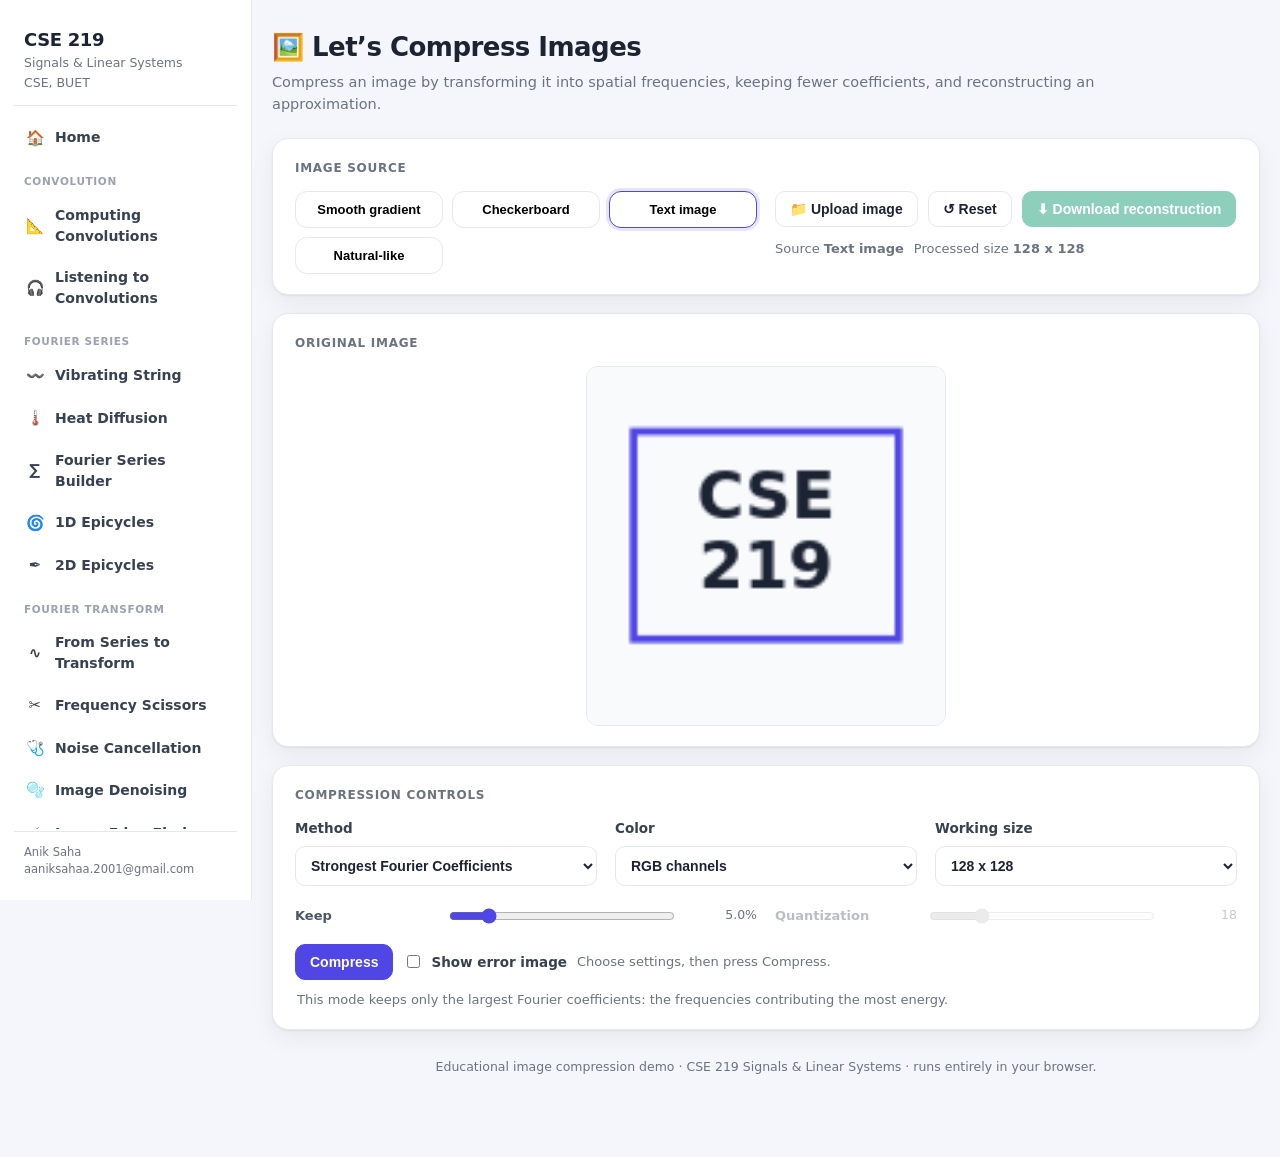
<file: image-compression-lab.html>
<!DOCTYPE html>
<html lang="en">
<head>
<meta charset="UTF-8" />
<meta name="viewport" content="width=device-width, initial-scale=1.0" />
<title>🖼️ Let’s Compress Images · CSE 219</title>
<link rel="stylesheet" href="assets/site.css" />
<script src="assets/site.js" defer></script>
<style>
  :root{--bg:#f4f6fb;--card:#fff;--ink:#1c2333;--muted:#6b7280;--line:#e6e8ef;--accent:#4f46e5;--out:#059669;--warn:#dc2626;--shadow:0 1px 2px rgba(16,24,40,.06),0 8px 24px rgba(16,24,40,.06);--radius:16px}
  *{box-sizing:border-box}body{background:var(--bg);color:var(--ink)}
  .wrap{max-width:1180px;margin:0 auto;padding:28px 20px 80px}
  header.app{margin-bottom:22px}.title h1{font-size:26px;margin:0;letter-spacing:-.02em}.title p{margin:5px 0 0;color:var(--muted);font-size:14.5px;max-width:860px}
  .card{background:var(--card);border:1px solid var(--line);border-radius:var(--radius);box-shadow:var(--shadow);padding:20px 22px;margin-bottom:18px}.card h2{font-size:12px;margin:0 0 14px;color:var(--muted);font-weight:800;letter-spacing:.06em;text-transform:uppercase}
  .grid2{display:grid;grid-template-columns:1fr 1fr;gap:18px}.grid3{display:grid;grid-template-columns:1fr 1fr 1fr;gap:18px}.grid4{display:grid;grid-template-columns:repeat(4,1fr);gap:14px}.grid2>* ,.grid3>* ,.grid4>*{min-width:0}
  .chips{display:grid;grid-template-columns:repeat(auto-fit,minmax(118px,1fr));gap:9px}.chip{border:1px solid var(--line);background:#fff;border-radius:12px;padding:10px;text-align:center;font-size:13px;font-weight:700;cursor:pointer}.chip.on{border-color:var(--accent);box-shadow:0 0 0 3px rgba(79,70,229,.14)}
  .row{display:flex;gap:10px;flex-wrap:wrap;align-items:center}.btn{border:1px solid var(--line);background:#fff;color:var(--ink);padding:9px 14px;border-radius:10px;font-size:14px;font-weight:700;cursor:pointer;display:inline-flex;align-items:center;gap:7px}.btn.primary{background:var(--accent);border-color:var(--accent);color:#fff}.btn.out{background:var(--out);border-color:var(--out);color:#fff}.btn:disabled{opacity:.45;cursor:not-allowed}
  select{width:100%;padding:10px 11px;border:1px solid var(--line);border-radius:10px;background:#fff;color:var(--ink);font-size:14px;font-weight:700}.control{display:grid;grid-template-columns:142px 1fr 74px;align-items:center;gap:10px;margin:10px 0}.control label{font-size:13px;font-weight:700;color:#4b5563}.control input[type=range]{width:100%;accent-color:var(--accent)}.control .val{font-variant-numeric:tabular-nums;font-size:12.5px;color:var(--muted);text-align:right}
  .toggle{display:inline-flex;align-items:center;gap:8px;font-size:13.5px;font-weight:700;color:#374151;cursor:pointer;user-select:none}.toggle input{accent-color:var(--accent)}
  .canvas-box{background:#fff;border:1px solid var(--line);border-radius:12px;overflow:hidden;min-height:260px;display:grid;place-items:center}.canvas-box.dark{background:#111827}.canvas-box canvas{display:block;width:100%;height:auto;image-rendering:auto}.single-image{max-width:360px;margin:0 auto}.metric{background:#f8fafc;border:1px solid var(--line);border-radius:12px;padding:13px 14px}.metric .k{font-size:11px;text-transform:uppercase;letter-spacing:.06em;color:var(--muted);font-weight:800}.metric .v{font-size:18px;font-weight:800;margin-top:2px;font-variant-numeric:tabular-nums}.metric .s{font-size:12.5px;color:var(--muted);margin-top:2px}
  .hint{font-size:13px;color:var(--muted);margin:10px 2px 0}.status{font-size:13px;color:var(--muted)}.hidden{display:none!important}footer{text-align:center;color:var(--muted);font-size:12.5px;margin-top:28px}
  @media(max-width:900px){.grid2,.grid3,.grid4{grid-template-columns:1fr}.control{grid-template-columns:1fr;gap:6px}.control .val{text-align:left}.canvas-box{min-height:220px}}
</style>
</head>
<body>
<div class="site"><aside class="sidebar" id="siteSidebar"></aside><main class="content"><div class="wrap">
  <header class="app"><div class="title">
    <h1>🖼️ Let’s Compress Images</h1>
    <p>Compress an image by transforming it into spatial frequencies, keeping fewer coefficients, and reconstructing an approximation.</p>
  </div></header>

  <section class="card">
    <h2>Image source</h2>
    <div class="grid2">
      <div><div class="chips" id="sampleChips"></div></div>
      <div>
        <div class="row"><button class="btn" id="uploadBtn">📁 Upload image</button><input class="hidden" id="fileInput" type="file" accept="image/*" /><button class="btn" id="resetBtn">↺ Reset</button><button class="btn out" id="downloadBtn">⬇ Download reconstruction</button></div>
        <div class="row" style="margin-top:12px"><span class="status">Source <b id="sourceName">—</b></span><span class="status">Processed size <b id="sizeVal">—</b></span></div>
      </div>
    </div>
  </section>

  <section class="card">
    <h2>Original image</h2>
    <div class="canvas-box single-image"><canvas id="originalCanvas" width="256" height="256"></canvas></div>
  </section>

  <section class="card">
    <h2>Compression controls</h2>
    <div class="grid3">
      <div>
        <label class="toggle" style="display:block;margin-bottom:8px">Method</label>
        <select id="methodSelect">
          <option value="strongest">Strongest Fourier Coefficients</option>
          <option value="dct">JPEG-like Block DCT</option>
        </select>
      </div>
      <div>
        <label class="toggle" style="display:block;margin-bottom:8px">Color</label>
        <select id="colorSelect">
          <option value="rgb">RGB channels</option>
          <option value="gray">Grayscale</option>
        </select>
      </div>
      <div>
        <label class="toggle" style="display:block;margin-bottom:8px">Working size</label>
        <select id="sizeSelect">
          <option value="128">128 x 128</option>
          <option value="256">256 x 256</option>
        </select>
      </div>
    </div>
    <div class="grid2" style="margin-top:10px">
      <div class="control" id="keepControl"><label for="keepSlider">Keep</label><input id="keepSlider" type="range" min="0.5" max="30" step="0.5" value="5" /><span class="val" id="keepVal">5.0%</span></div>
      <div class="control" id="quantControl"><label for="quantSlider">Quantization</label><input id="quantSlider" type="range" min="1" max="80" step="1" value="18" /><span class="val" id="quantVal">18</span></div>
    </div>
    <div class="row" style="margin-top:8px"><button class="btn primary" id="compressBtn">Compress</button><label class="toggle"><input type="checkbox" id="errorToggle" /> Show error image</label><span class="status" id="statusVal">Choose settings, then press Compress.</span></div>
    <p class="hint" id="methodHint">This mode keeps only the largest Fourier coefficients: the frequencies contributing the most energy.</p>
  </section>

  <div id="resultsWrap" class="hidden">
  <section class="grid2">
    <div class="card"><h2>Frequency view</h2><div class="canvas-box dark"><canvas id="spectrumCanvas" width="256" height="256"></canvas></div></div>
    <div class="card"><h2>Reconstructed image</h2><div class="canvas-box"><canvas id="reconCanvas" width="256" height="256"></canvas></div></div>
  </section>

  <section class="card" id="errorCard">
    <h2>Error image</h2>
    <div class="canvas-box"><canvas id="errorCanvas" width="256" height="256"></canvas></div>
    <p class="hint">Brighter pixels show larger reconstruction error.</p>
  </section>

  <section class="card">
    <h2>Metrics</h2>
    <div class="grid4">
      <div class="metric"><div class="k">Raw size</div><div class="v" id="rawSizeVal">—</div><div class="s">8-bit pixels</div></div>
      <div class="metric"><div class="k">Estimate</div><div class="v" id="compressedSizeVal">—</div><div class="s">stored coefficients</div></div>
      <div class="metric"><div class="k">Ratio</div><div class="v" id="ratioVal">—</div><div class="s">raw / estimate</div></div>
      <div class="metric"><div class="k">Quality</div><div class="v" id="psnrVal">—</div><div class="s" id="mseVal">MSE —</div></div>
    </div>
    <div class="row" style="margin-top:14px"><span class="status">Kept coefficients <b id="keptVal">—</b></span><span class="status">Retained <b id="retainedVal">—</b></span></div>
  </section>
  </div>

  <footer>Educational image compression demo · CSE 219 Signals &amp; Linear Systems · runs entirely in your browser.</footer>
</div></main></div>

<script>
"use strict";
const $ = id => document.getElementById(id);
const TAU = Math.PI * 2;
const samples = [
  {id:"gradient", label:"Smooth gradient"},
  {id:"checker", label:"Checkerboard"},
  {id:"text", label:"Text image"},
  {id:"natural", label:"Natural-like"}
];

let sourceImage = null;
let original = null;
let reconstructed = null;
let spectrumInfo = null;
let activeSample = "text";

function clamp(v, lo, hi){ return Math.max(lo, Math.min(hi, v)); }
function fmtBytes(v){
  if(!Number.isFinite(v)) return "—";
  if(v >= 1024*1024) return (v/1024/1024).toFixed(2)+" MB";
  if(v >= 1024) return (v/1024).toFixed(1)+" KB";
  return Math.round(v)+" B";
}
function channels(){ return $("colorSelect").value === "gray" ? 1 : 3; }
function n(){ return +$("sizeSelect").value; }

function fft(re, im, inverse=false){
  const N = re.length;
  for(let i=1,j=0;i<N;i++){
    let bit=N>>1;
    for(;j&bit;bit>>=1) j^=bit;
    j^=bit;
    if(i<j){ [re[i],re[j]]=[re[j],re[i]]; [im[i],im[j]]=[im[j],im[i]]; }
  }
  for(let len=2;len<=N;len<<=1){
    const ang=(inverse?TAU:-TAU)/len, wr0=Math.cos(ang), wi0=Math.sin(ang);
    for(let i=0;i<N;i+=len){
      let wr=1, wi=0;
      for(let j=0;j<len/2;j++){
        const ar=re[i+j], ai=im[i+j];
        const br=re[i+j+len/2]*wr - im[i+j+len/2]*wi;
        const bi=re[i+j+len/2]*wi + im[i+j+len/2]*wr;
        re[i+j]=ar+br; im[i+j]=ai+bi;
        re[i+j+len/2]=ar-br; im[i+j+len/2]=ai-bi;
        const nwr=wr*wr0-wi*wi0;
        wi=wr*wi0+wi*wr0; wr=nwr;
      }
    }
  }
  if(inverse) for(let i=0;i<N;i++){ re[i]/=N; im[i]/=N; }
}
function fft2(re, im, N, inverse=false){
  const tr=new Float64Array(N), ti=new Float64Array(N);
  for(let y=0;y<N;y++){
    const off=y*N;
    for(let x=0;x<N;x++){ tr[x]=re[off+x]; ti[x]=im[off+x]; }
    fft(tr,ti,inverse);
    for(let x=0;x<N;x++){ re[off+x]=tr[x]; im[off+x]=ti[x]; }
  }
  for(let x=0;x<N;x++){
    for(let y=0;y<N;y++){ tr[y]=re[y*N+x]; ti[y]=im[y*N+x]; }
    fft(tr,ti,inverse);
    for(let y=0;y<N;y++){ re[y*N+x]=tr[y]; im[y*N+x]=ti[y]; }
  }
}
function fftChannel(data, N){
  const re=new Float64Array(data), im=new Float64Array(N*N);
  fft2(re,im,N,false);
  return {re,im};
}

function drawToCanvas(canvas, img){
  const ctx=canvas.getContext("2d"), N=img.n, ch=img.channels.length;
  canvas.width=N; canvas.height=N;
  const out=ctx.createImageData(N,N);
  for(let i=0;i<N*N;i++){
    if(ch===1){
      const v=clamp(Math.round(img.channels[0][i]),0,255);
      out.data[i*4]=v; out.data[i*4+1]=v; out.data[i*4+2]=v;
    }else{
      out.data[i*4]=clamp(Math.round(img.channels[0][i]),0,255);
      out.data[i*4+1]=clamp(Math.round(img.channels[1][i]),0,255);
      out.data[i*4+2]=clamp(Math.round(img.channels[2][i]),0,255);
    }
    out.data[i*4+3]=255;
  }
  ctx.putImageData(out,0,0);
}
function drawError(){
  if(!original||!reconstructed) return;
  const N=original.n, ctx=$("errorCanvas").getContext("2d");
  $("errorCanvas").width=N; $("errorCanvas").height=N;
  const out=ctx.createImageData(N,N), ch=original.channels.length;
  for(let i=0;i<N*N;i++){
    let err=0;
    for(let c=0;c<ch;c++) err += Math.abs(original.channels[c][i]-reconstructed.channels[c][i]);
    const v=clamp(Math.round(err/ch*4),0,255);
    out.data[i*4]=v; out.data[i*4+1]=v; out.data[i*4+2]=v; out.data[i*4+3]=255;
  }
  ctx.putImageData(out,0,0);
}
function drawSpectrum(spec){
  const canvas=$("spectrumCanvas"), ctx=canvas.getContext("2d"), N=spec.N;
  canvas.width=N; canvas.height=N;
  const out=ctx.createImageData(N,N);
  let max=0;
  for(let i=0;i<spec.mag.length;i++) max=Math.max(max, Math.log1p(spec.mag[i]));
  for(let sy=0;sy<N;sy++){
    for(let sx=0;sx<N;sx++){
      const u=(sx+N/2)%N, v=(sy+N/2)%N, idx=v*N+u;
      const q=max>0?Math.log1p(spec.mag[idx])/max:0;
      const kept=spec.mask[idx];
      const base=Math.round(255*Math.sqrt(q));
      const p=(sy*N+sx)*4;
      if(kept){ out.data[p]=Math.min(255,base+50); out.data[p+1]=Math.min(255,base+36); out.data[p+2]=base; }
      else{ out.data[p]=Math.round(base*.23); out.data[p+1]=Math.round(base*.25); out.data[p+2]=Math.round(base*.32); }
      out.data[p+3]=255;
    }
  }
  ctx.putImageData(out,0,0);
}

function imageFromCanvas(canvas, name){
  const N=n(), src=document.createElement("canvas"), sctx=src.getContext("2d");
  src.width=N; src.height=N;
  sctx.drawImage(canvas,0,0,N,N);
  const pix=sctx.getImageData(0,0,N,N).data;
  const ch=channels();
  const arr=ch===1?[new Float32Array(N*N)]:[new Float32Array(N*N),new Float32Array(N*N),new Float32Array(N*N)];
  for(let i=0;i<N*N;i++){
    const r=pix[i*4], g=pix[i*4+1], b=pix[i*4+2];
    if(ch===1) arr[0][i]=0.299*r+0.587*g+0.114*b;
    else{ arr[0][i]=r; arr[1][i]=g; arr[2][i]=b; }
  }
  return {n:N, channels:arr, name};
}
function buildSample(id){
  const N=n(), c=document.createElement("canvas"), ctx=c.getContext("2d");
  c.width=N; c.height=N;
  if(id==="gradient"){
    const grad=ctx.createLinearGradient(0,0,N,N);
    grad.addColorStop(0,"#243b73"); grad.addColorStop(.55,"#7cc6a6"); grad.addColorStop(1,"#f4d35e");
    ctx.fillStyle=grad; ctx.fillRect(0,0,N,N);
    ctx.fillStyle="rgba(255,255,255,.16)"; ctx.beginPath(); ctx.arc(N*.65,N*.38,N*.22,0,TAU); ctx.fill();
  }else if(id==="checker"){
    const s=N/16;
    for(let y=0;y<16;y++) for(let x=0;x<16;x++){ ctx.fillStyle=(x+y)%2?"#111827":"#f8fafc"; ctx.fillRect(x*s,y*s,s,s); }
    ctx.fillStyle="rgba(79,70,229,.35)"; ctx.fillRect(N*.2,N*.2,N*.6,N*.6);
  }else if(id==="text"){
    ctx.fillStyle="#f8fafc"; ctx.fillRect(0,0,N,N);
    ctx.fillStyle="#1c2333"; ctx.font=`900 ${Math.floor(N*.18)}px system-ui`; ctx.textAlign="center"; ctx.fillText("CSE",N/2,N*.42); ctx.fillText("219",N/2,N*.62);
    ctx.strokeStyle="#4f46e5"; ctx.lineWidth=Math.max(2,N/48); ctx.strokeRect(N*.13,N*.18,N*.74,N*.58);
  }else{
    const img=ctx.createImageData(N,N);
    for(let y=0;y<N;y++){
      for(let x=0;x<N;x++){
        const i=(y*N+x)*4;
        const sky=clamp(190-80*y/N+18*Math.sin(x*.05),0,255);
        const hill= y > N*.54 + Math.sin(x*.04)*N*.06;
        const hill2= y > N*.68 + Math.cos(x*.055)*N*.04;
        img.data[i]=hill2?68:(hill?94:sky);
        img.data[i+1]=hill2?95:(hill?135:sky+18);
        img.data[i+2]=hill2?76:(hill?94:230);
        img.data[i+3]=255;
      }
    }
    ctx.putImageData(img,0,0);
    ctx.fillStyle="rgba(255,235,160,.9)"; ctx.beginPath(); ctx.arc(N*.76,N*.22,N*.08,0,TAU); ctx.fill();
  }
  return imageFromCanvas(c, samples.find(s=>s.id===id).label);
}
function loadSample(id){
  activeSample=id;
  sourceImage=null;
  original=buildSample(id);
  document.querySelectorAll(".chip").forEach(c=>c.classList.toggle("on",c.dataset.id===id));
  afterLoad();
}
async function loadUpload(file){
  const url=URL.createObjectURL(file);
  const img=new Image();
  img.onload=()=>{
    const c=document.createElement("canvas"), ctx=c.getContext("2d");
    c.width=img.naturalWidth; c.height=img.naturalHeight;
    ctx.drawImage(img,0,0);
    sourceImage={canvas:c, name:file.name};
    document.querySelectorAll(".chip").forEach(ch=>ch.classList.remove("on"));
    original=imageFromCanvas(c,file.name);
    URL.revokeObjectURL(url);
    afterLoad();
  };
  img.src=url;
}
function reloadSource(){
  if(sourceImage) original=imageFromCanvas(sourceImage.canvas,sourceImage.name);
  else original=buildSample(activeSample);
  afterLoad();
}
function afterLoad(){
  drawToCanvas($("originalCanvas"),original);
  $("sourceName").textContent=original.name;
  $("sizeVal").textContent=`${original.n} x ${original.n}`;
  resetResults("Choose settings, then press Compress.");
}

function resetResults(message="Settings changed. Press Compress to update."){
  reconstructed=null;
  spectrumInfo=null;
  $("resultsWrap").classList.add("hidden");
  $("downloadBtn").disabled=true;
  $("statusVal").textContent=message;
}

function markCompressionStale(){
  $("statusVal").textContent = reconstructed
    ? "Settings changed. Press Compress to update the result."
    : "Choose settings, then press Compress.";
}

function compress(){
  if(!original) return;
  const method=$("methodSelect").value;
  $("resultsWrap").classList.remove("hidden");
  $("statusVal").textContent="Working...";
  setTimeout(()=>{
    const result = method==="dct" ? compressDCT() : compressFourier();
    reconstructed=result.image;
    spectrumInfo=result.spectrum;
    drawToCanvas($("reconCanvas"),reconstructed);
    drawSpectrum(spectrumInfo);
    drawError();
    updateMetrics(result);
    $("statusVal").textContent="Ready";
    $("downloadBtn").disabled=false;
  },0);
}
function compressFourier(){
  const N=original.n, total=N*N, ch=original.channels.length;
  const out=original.channels.map(()=>new Float32Array(total));
  let displayMag=new Float64Array(total), displayMask=new Uint8Array(total), keptPerChannel=0;
  for(let c=0;c<ch;c++){
    const {re,im}=fftChannel(original.channels[c],N);
    const mask=new Uint8Array(total);
    const K=Math.max(1,Math.round(total*(+$("keepSlider").value)/100));
    const mags=Array.from({length:total},(_,i)=>[Math.hypot(re[i],im[i]),i]);
    mags.sort((a,b)=>b[0]-a[0]);
    for(let i=0;i<K;i++){ mask[mags[i][1]]=1; keptPerChannel++; }
    if(c===0){
      for(let i=0;i<total;i++){ displayMag[i]=Math.hypot(re[i],im[i]); displayMask[i]=mask[i]; }
    }
    for(let i=0;i<total;i++) if(!mask[i]){ re[i]=0; im[i]=0; }
    fft2(re,im,N,true);
    for(let i=0;i<total;i++) out[c][i]=clamp(re[i],0,255);
  }
  keptPerChannel=Math.round(keptPerChannel/ch);
  const coeffBytes=keptPerChannel*(8+4)*ch;
  return {image:{n:N,channels:out,name:"Reconstructed"},spectrum:{N,mag:displayMag,mask:displayMask},kept:keptPerChannel,compressedBytes:coeffBytes};
}

const dctCos=Array.from({length:8},(_,u)=>Array.from({length:8},(_,x)=>Math.cos((2*x+1)*u*Math.PI/16)));
const alpha=u=>u===0?1/Math.sqrt(8):Math.sqrt(2/8);
function compressDCT(){
  const N=original.n, total=N*N, ch=original.channels.length, q=+$("quantSlider").value;
  const out=original.channels.map(()=>new Float32Array(total));
  let nonzero=0, displayMag=new Float64Array(total), displayMask=new Uint8Array(total);
  for(let c=0;c<ch;c++){
    const src=original.channels[c], dst=out[c];
    for(let by=0;by<N;by+=8) for(let bx=0;bx<N;bx+=8){
      const C=Array.from({length:8},()=>new Float64Array(8));
      for(let v=0;v<8;v++) for(let u=0;u<8;u++){
        let sum=0;
        for(let y=0;y<8;y++) for(let x=0;x<8;x++) sum+=(src[(by+y)*N+bx+x]-128)*dctCos[u][x]*dctCos[v][y];
        const step=q*(1+u*u+v*v)/10;
        const quant=Math.round(alpha(u)*alpha(v)*sum/step);
        if(quant!==0) nonzero++;
        C[v][u]=quant*step;
        if(c===0){ const idx=(by+v)*N+bx+u; displayMag[idx]=Math.abs(C[v][u]); displayMask[idx]=quant!==0?1:0; }
      }
      for(let y=0;y<8;y++) for(let x=0;x<8;x++){
        let sum=0;
        for(let v=0;v<8;v++) for(let u=0;u<8;u++) sum+=alpha(u)*alpha(v)*C[v][u]*dctCos[u][x]*dctCos[v][y];
        dst[(by+y)*N+bx+x]=clamp(sum+128,0,255);
      }
    }
  }
  const kept=Math.round(nonzero/ch);
  return {image:{n:N,channels:out,name:"Reconstructed"},spectrum:{N,mag:displayMag,mask:displayMask},kept,compressedBytes:nonzero*2+16};
}
function updateMetrics(result){
  const N=original.n, ch=original.channels.length, total=N*N*ch;
  let mse=0;
  for(let c=0;c<ch;c++) for(let i=0;i<N*N;i++){ const d=original.channels[c][i]-reconstructed.channels[c][i]; mse+=d*d; }
  mse/=total;
  const psnr=mse<=1e-12?Infinity:10*Math.log10(255*255/mse);
  const raw=N*N*ch;
  $("rawSizeVal").textContent=fmtBytes(raw);
  $("compressedSizeVal").textContent=fmtBytes(result.compressedBytes);
  $("ratioVal").textContent=(raw/Math.max(1,result.compressedBytes)).toFixed(2)+"x";
  $("psnrVal").textContent=Number.isFinite(psnr)?psnr.toFixed(1)+" dB":"∞ dB";
  $("mseVal").textContent="MSE "+mse.toFixed(2);
  $("keptVal").textContent=result.kept.toLocaleString();
  $("retainedVal").textContent=(result.kept/(N*N)*100).toFixed(2)+"%";
}
function syncUi(){
  const method=$("methodSelect").value;
  $("keepControl").style.opacity=method==="strongest"?"1":".38";
  $("quantControl").style.opacity=method==="dct"?"1":".38";
  $("keepSlider").disabled=method!=="strongest";
  $("quantSlider").disabled=method!=="dct";
  $("keepVal").textContent=(+$("keepSlider").value).toFixed(1)+"%";
  $("quantVal").textContent=$("quantSlider").value;
  $("errorCard").classList.toggle("hidden",!$("errorToggle").checked);
  const hints={
    strongest:"This mode keeps only the largest Fourier coefficients: the frequencies contributing the most energy.",
    dct:"This simplified JPEG-like mode splits the image into 8 x 8 blocks and quantizes cosine coefficients."
  };
  $("methodHint").textContent=hints[method];
}
function downloadReconstruction(){
  if(!reconstructed) return;
  const canvas=$("reconCanvas");
  const a=document.createElement("a");
  a.href=canvas.toDataURL("image/png");
  a.download="image-compression-reconstruction.png";
  a.click();
}
function init(){
  const box=$("sampleChips");
  samples.forEach(s=>{ const b=document.createElement("button"); b.className="chip"; b.type="button"; b.dataset.id=s.id; b.textContent=s.label; b.addEventListener("click",()=>loadSample(s.id)); box.appendChild(b); });
  $("uploadBtn").addEventListener("click",()=>$("fileInput").click());
  $("fileInput").addEventListener("change",e=>{ if(e.target.files[0]) loadUpload(e.target.files[0]); });
  $("resetBtn").addEventListener("click",()=>loadSample("text"));
  $("downloadBtn").addEventListener("click",downloadReconstruction);
  $("downloadBtn").disabled=true;
  ["methodSelect"].forEach(id=>$(id).addEventListener("change",()=>{ syncUi(); markCompressionStale(); }));
  ["colorSelect","sizeSelect"].forEach(id=>$(id).addEventListener("change",()=>{ syncUi(); reloadSource(); }));
  ["keepSlider","quantSlider"].forEach(id=>$(id).addEventListener("input",()=>{ syncUi(); markCompressionStale(); }));
  $("errorToggle").addEventListener("input",()=>{ syncUi(); if(reconstructed) drawError(); });
  $("compressBtn").addEventListener("click",compress);
  syncUi();
  loadSample("text");
}
document.addEventListener("DOMContentLoaded",init);
</script>
</body>
</html>
</file>
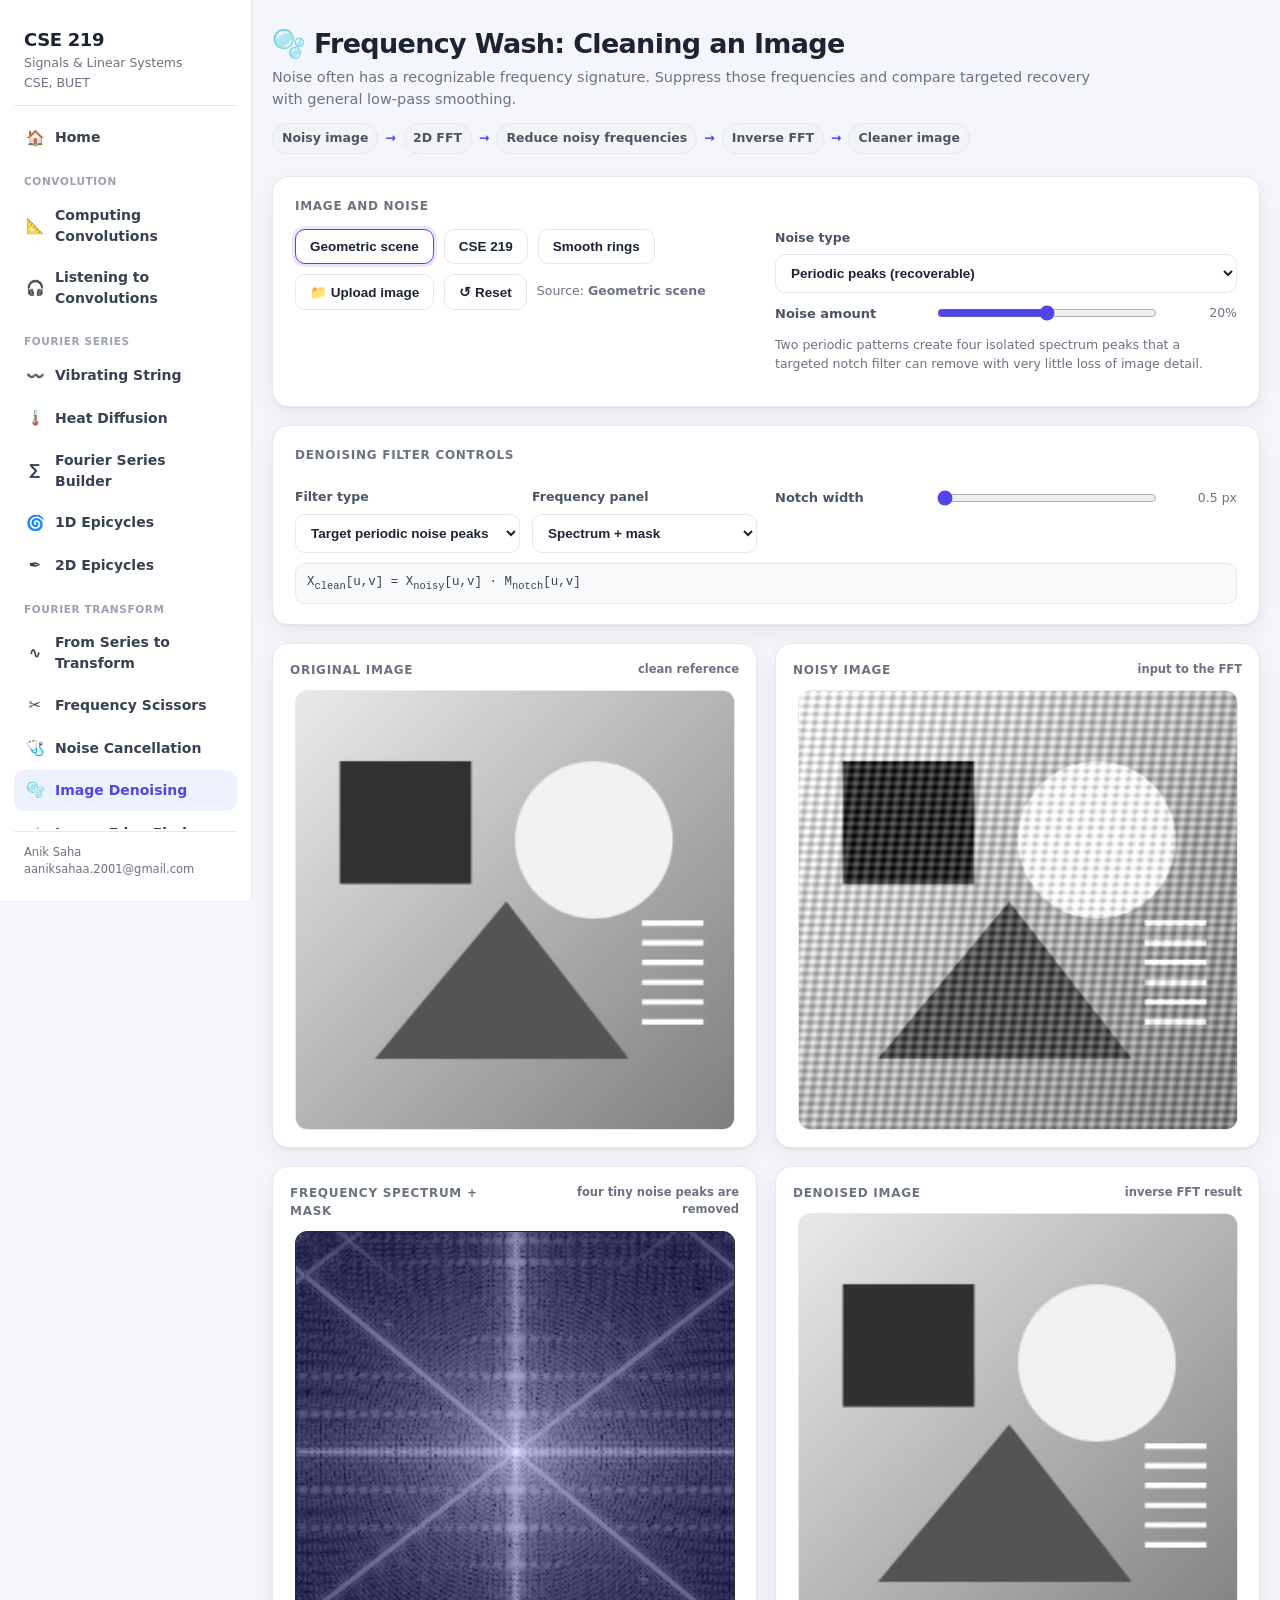
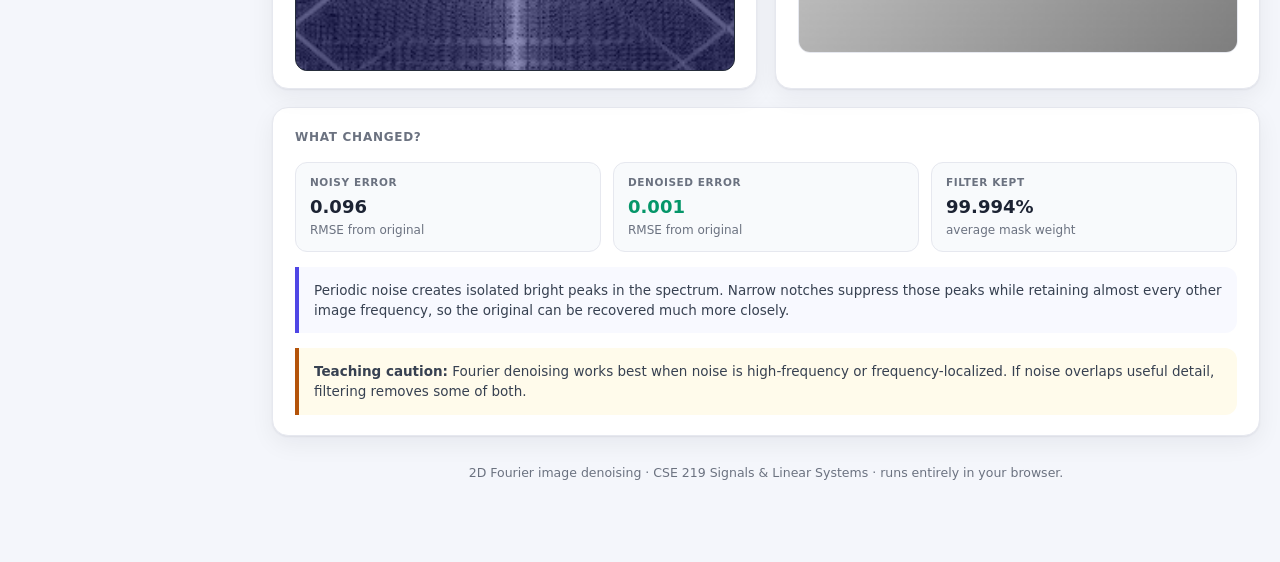
<file: image-denoising-fourier.html>
<!DOCTYPE html>
<html lang="en">
<head>
<meta charset="UTF-8" />
<meta name="viewport" content="width=device-width, initial-scale=1.0" />
<title>Frequency Wash · Image Denoising · CSE 219</title>
<link rel="icon" href="favicon.svg" type="image/svg+xml" />
<link rel="stylesheet" href="assets/site.css" />
<link rel="stylesheet" href="assets/image-frequency-demo.css" />
<script src="assets/site.js" defer></script>
</head>
<body>
<div class="site">
  <aside class="sidebar" id="siteSidebar"></aside>
  <main class="content">
    <div class="image-demo-wrap">
      <header class="image-demo-header">
        <h1>🫧 Frequency Wash: Cleaning an Image</h1>
        <p>Noise often has a recognizable frequency signature. Suppress those frequencies and compare targeted recovery with general low-pass smoothing.</p>
        <div class="image-pipeline" aria-label="Denoising pipeline">
          <span>Noisy image</span><b>→</b><span>2D FFT</span><b>→</b><span>Reduce noisy frequencies</span><b>→</b><span>Inverse FFT</span><b>→</b><span>Cleaner image</span>
        </div>
      </header>

      <section class="image-card">
        <h2>Image and noise</h2>
        <div class="image-controls">
          <div>
            <div class="image-row" id="sampleButtons">
              <button class="image-button active" type="button" data-sample="shapes">Geometric scene</button>
              <button class="image-button" type="button" data-sample="text">CSE 219</button>
              <button class="image-button" type="button" data-sample="rings">Smooth rings</button>
            </div>
            <div class="image-row" style="margin-top:10px">
              <button class="image-button" id="uploadButton" type="button">📁 Upload image</button>
              <input class="image-file-input" id="fileInput" type="file" accept="image/*" />
              <button class="image-button" id="resetButton" type="button">↺ Reset</button>
              <span class="image-status">Source: <b id="sourceName">Geometric scene</b></span>
            </div>
          </div>
          <div>
            <div class="image-field">
              <label for="noiseTypeSelect">Noise type</label>
              <select id="noiseTypeSelect">
                <option value="periodic">Periodic peaks (recoverable)</option>
                <option value="mixed">Grain + periodic (realistic)</option>
              </select>
            </div>
            <div class="image-control">
              <label for="noiseSlider">Noise amount</label>
              <input id="noiseSlider" type="range" min="0" max="40" step="1" value="20" />
              <span class="value" id="noiseValue">20%</span>
            </div>
            <p class="image-status" id="noiseDescription">Two periodic patterns create four isolated spectrum peaks that a targeted notch filter can remove with very little loss of image detail.</p>
          </div>
        </div>
      </section>

      <section class="image-card">
        <h2>Denoising filter controls</h2>
        <div class="image-controls">
          <div>
            <div class="image-fields">
              <div class="image-field">
                <label for="filterSelect">Filter type</label>
                <select id="filterSelect">
                  <option value="notch">Target periodic noise peaks</option>
                  <option value="gaussian">Smooth Gaussian low-pass</option>
                  <option value="hard">Hard circular mask</option>
                </select>
              </div>
              <div class="image-field">
                <label for="displaySelect">Frequency panel</label>
                <select id="displaySelect">
                  <option value="mask">Spectrum + mask</option>
                  <option value="spectrum">Spectrum only</option>
                  <option value="removed">What we threw away</option>
                </select>
              </div>
            </div>
          </div>
          <div>
            <div class="image-control" id="cutoffControl">
              <label for="cutoffSlider">Cutoff radius</label>
              <input id="cutoffSlider" type="range" min="4" max="110" step="1" value="45" />
              <span class="value" id="cutoffValue">45 px</span>
            </div>
            <div class="image-control" id="notchControl">
              <label for="notchSlider">Notch width</label>
              <input id="notchSlider" type="range" min="0.5" max="10" step="0.5" value="0.5" />
              <span class="value" id="notchValue">0.5 px</span>
            </div>
            <div class="image-control" id="softnessControl">
              <label for="softnessSlider">Filter softness</label>
              <input id="softnessSlider" type="range" min="0" max="40" step="1" value="20" />
              <span class="value" id="softnessValue">20</span>
            </div>
          </div>
        </div>
        <div class="image-formula" id="filterFormula">X<sub>clean</sub>[u,v] = X<sub>noisy</sub>[u,v] · M<sub>notch</sub>[u,v]</div>
      </section>

      <section class="image-stage-grid" aria-label="Denoising results">
        <article class="image-panel">
          <div class="image-panel-head"><h2>Original image</h2><span class="image-panel-note">clean reference</span></div>
          <div class="image-canvas-box"><canvas id="originalCanvas" width="256" height="256"></canvas></div>
        </article>
        <article class="image-panel">
          <div class="image-panel-head"><h2>Noisy image</h2><span class="image-panel-note">input to the FFT</span></div>
          <div class="image-canvas-box"><canvas id="noisyCanvas" width="256" height="256"></canvas></div>
        </article>
        <article class="image-panel">
          <div class="image-panel-head"><h2 id="frequencyTitle">Frequency spectrum + mask</h2><span class="image-panel-note" id="frequencyNote">bright center = slow changes</span></div>
          <div class="image-canvas-box dark" id="frequencyBox"><canvas id="frequencyCanvas" width="256" height="256"></canvas></div>
        </article>
        <article class="image-panel">
          <div class="image-panel-head"><h2>Denoised image</h2><span class="image-panel-note">inverse FFT result</span></div>
          <div class="image-canvas-box"><canvas id="denoisedCanvas" width="256" height="256"></canvas></div>
        </article>
      </section>

      <section class="image-card" style="margin-top:18px">
        <h2>What changed?</h2>
        <div class="image-metrics">
          <div class="image-metric"><div class="key">Noisy error</div><div class="metric-value" id="noisyError">—</div><div class="detail">RMSE from original</div></div>
          <div class="image-metric"><div class="key">Denoised error</div><div class="metric-value" id="cleanError">—</div><div class="detail">RMSE from original</div></div>
          <div class="image-metric"><div class="key">Filter kept</div><div class="metric-value" id="keptValue">—</div><div class="detail">average mask weight</div></div>
        </div>
        <div class="image-explainer" id="mainExplanation">Periodic noise creates isolated bright peaks in the spectrum. Narrow notches suppress those peaks while retaining almost every other image frequency, so the original can be recovered much more closely.</div>
        <div class="image-explainer image-caution"><b>Teaching caution:</b> Fourier denoising works best when noise is high-frequency or frequency-localized. If noise overlaps useful detail, filtering removes some of both.</div>
      </section>

      <footer class="image-demo-footer">2D Fourier image denoising · CSE 219 Signals &amp; Linear Systems · runs entirely in your browser.</footer>
    </div>
  </main>
</div>

<script src="assets/image-fourier.js"></script>
<script>
(function () {
  "use strict";
  const SIZE = 256;
  const $ = id => document.getElementById(id);
  const labels = { shapes: "Geometric scene", text: "CSE 219", rings: "Smooth rings" };
  let activeSample = "shapes";
  let original = null;
  let noisy = null;
  let spectrum = null;
  let renderFrame = 0;

  function SetSample(sampleId) {
    activeSample = sampleId;
    original = ImageFourier.CreateSample(sampleId, SIZE);
    $("sourceName").textContent = labels[sampleId];
    document.querySelectorAll("[data-sample]").forEach(button => button.classList.toggle("active", button.dataset.sample === sampleId));
    RebuildNoise();
  }

  function RebuildNoise() {
    noisy = ImageFourier.AddTeachingNoise(original, Number($("noiseSlider").value) / 100, SIZE, 219, $("noiseTypeSelect").value);
    spectrum = ImageFourier.ComputeFFT2(noisy, SIZE);
    ScheduleRender();
  }

  function ScheduleRender() {
    cancelAnimationFrame(renderFrame);
    renderFrame = requestAnimationFrame(Render);
  }

  function Render() {
    const filterType = $("filterSelect").value;
    const radius = Number($("cutoffSlider").value);
    const softness = Number($("softnessSlider").value);
    const notchWidth = Number($("notchSlider").value);
    const notch = filterType === "notch";
    const hard = filterType === "hard";
    const mask = filterType === "notch"
      ? ImageFourier.CreateNotchMask(SIZE, { width: notchWidth, type: "hard" })
      : ImageFourier.CreateRadialMask(SIZE, { pass: "low", type: filterType, radius, softness });
    const filteredSpectrum = ImageFourier.ApplyMask(spectrum, mask);
    const denoised = ImageFourier.ComputeIFFT2(filteredSpectrum);
    const removed = ImageFourier.Difference(noisy, denoised);

    ImageFourier.RenderGray($("originalCanvas"), original, { size: SIZE });
    ImageFourier.RenderGray($("noisyCanvas"), noisy, { size: SIZE });
    ImageFourier.RenderGray($("denoisedCanvas"), denoised, { size: SIZE });

    const display = $("displaySelect").value;
    $("frequencyBox").classList.toggle("dark", display !== "removed");
    if (display === "removed") {
      $("frequencyTitle").textContent = "What we threw away";
      $("frequencyNote").textContent = "absolute removed component";
      ImageFourier.RenderGray($("frequencyCanvas"), removed, { size: SIZE, absolute: true, normalize: true });
    } else {
      $("frequencyTitle").textContent = display === "mask" ? "Frequency spectrum + mask" : "Frequency spectrum";
      $("frequencyNote").textContent = display === "mask"
        ? (filterType === "notch" ? "four tiny noise peaks are removed" : "dimmed frequencies are reduced")
        : "center = low frequency";
      ImageFourier.RenderSpectrum($("frequencyCanvas"), spectrum, { mask: display === "mask" ? mask : null, overlay: display === "mask" });
    }

    const noisyRmse = Math.sqrt(ImageFourier.MeanSquaredError(original, noisy));
    const cleanRmse = Math.sqrt(ImageFourier.MeanSquaredError(original, denoised));
    $("noisyError").textContent = noisyRmse.toFixed(3);
    $("cleanError").textContent = cleanRmse.toFixed(3);
    $("cleanError").style.color = cleanRmse < noisyRmse ? "#059669" : "#b45309";
    $("keptValue").textContent = (ImageFourier.MeanMask(mask) * 100).toFixed(notch ? 3 : 1) + "%";
    $("noiseValue").textContent = $("noiseSlider").value + "%";
    $("cutoffValue").textContent = radius + " px";
    $("softnessValue").textContent = String(softness);
    $("notchValue").textContent = notchWidth.toFixed(1) + " px";
    $("notchControl").style.display = notch ? "grid" : "none";
    $("cutoffControl").style.display = notch ? "none" : "grid";
    $("softnessControl").style.display = notch ? "none" : "grid";
    $("softnessSlider").disabled = hard || notch;
    $("softnessControl").style.opacity = hard ? ".38" : "1";
    $("filterFormula").innerHTML = notch
      ? "X<sub>clean</sub>[u,v] = X<sub>noisy</sub>[u,v] · M<sub>notch</sub>[u,v]"
      : "X<sub>clean</sub>[u,v] = X<sub>noisy</sub>[u,v] · M<sub>low-pass</sub>[u,v]";
    $("mainExplanation").textContent = notch
      ? "Periodic noise creates isolated bright peaks in the spectrum. Narrow notches suppress those peaks while retaining almost every other image frequency, so the original can be recovered much more closely."
      : "A circular low-pass filter reduces broad high-frequency noise, but useful edges occupy some of those same frequencies. Lowering the cutoff therefore trades remaining noise for increasing blur.";
  }

  function LoadUpload(file) {
    const url = URL.createObjectURL(file);
    const image = new Image();
    image.onload = () => {
      const canvas = document.createElement("canvas");
      canvas.width = image.naturalWidth;
      canvas.height = image.naturalHeight;
      canvas.getContext("2d").drawImage(image, 0, 0);
      original = ImageFourier.CanvasToGrayscale(canvas, SIZE);
      activeSample = null;
      $("sourceName").textContent = file.name;
      document.querySelectorAll("[data-sample]").forEach(button => button.classList.remove("active"));
      URL.revokeObjectURL(url);
      RebuildNoise();
    };
    image.onerror = () => URL.revokeObjectURL(url);
    image.src = url;
  }

  document.querySelectorAll("[data-sample]").forEach(button => button.addEventListener("click", () => SetSample(button.dataset.sample)));
  $("uploadButton").addEventListener("click", () => $("fileInput").click());
  $("fileInput").addEventListener("change", event => { if (event.target.files[0]) LoadUpload(event.target.files[0]); });
  $("resetButton").addEventListener("click", () => SetSample("shapes"));
  $("noiseSlider").addEventListener("input", RebuildNoise);
  $("noiseTypeSelect").addEventListener("input", () => {
    const periodic = $("noiseTypeSelect").value === "periodic";
    $("noiseDescription").textContent = periodic
      ? "Two periodic patterns create four isolated spectrum peaks that a targeted notch filter can remove with very little loss of image detail."
      : "Random grain spreads across the spectrum while periodic noise adds bright peaks. Exact recovery is impossible where noise and useful image frequencies overlap.";
    RebuildNoise();
  });
  ["filterSelect", "displaySelect", "cutoffSlider", "notchSlider", "softnessSlider"].forEach(id => $(id).addEventListener("input", ScheduleRender));
  SetSample("shapes");
})();
</script>
</body>
</html>
</file>
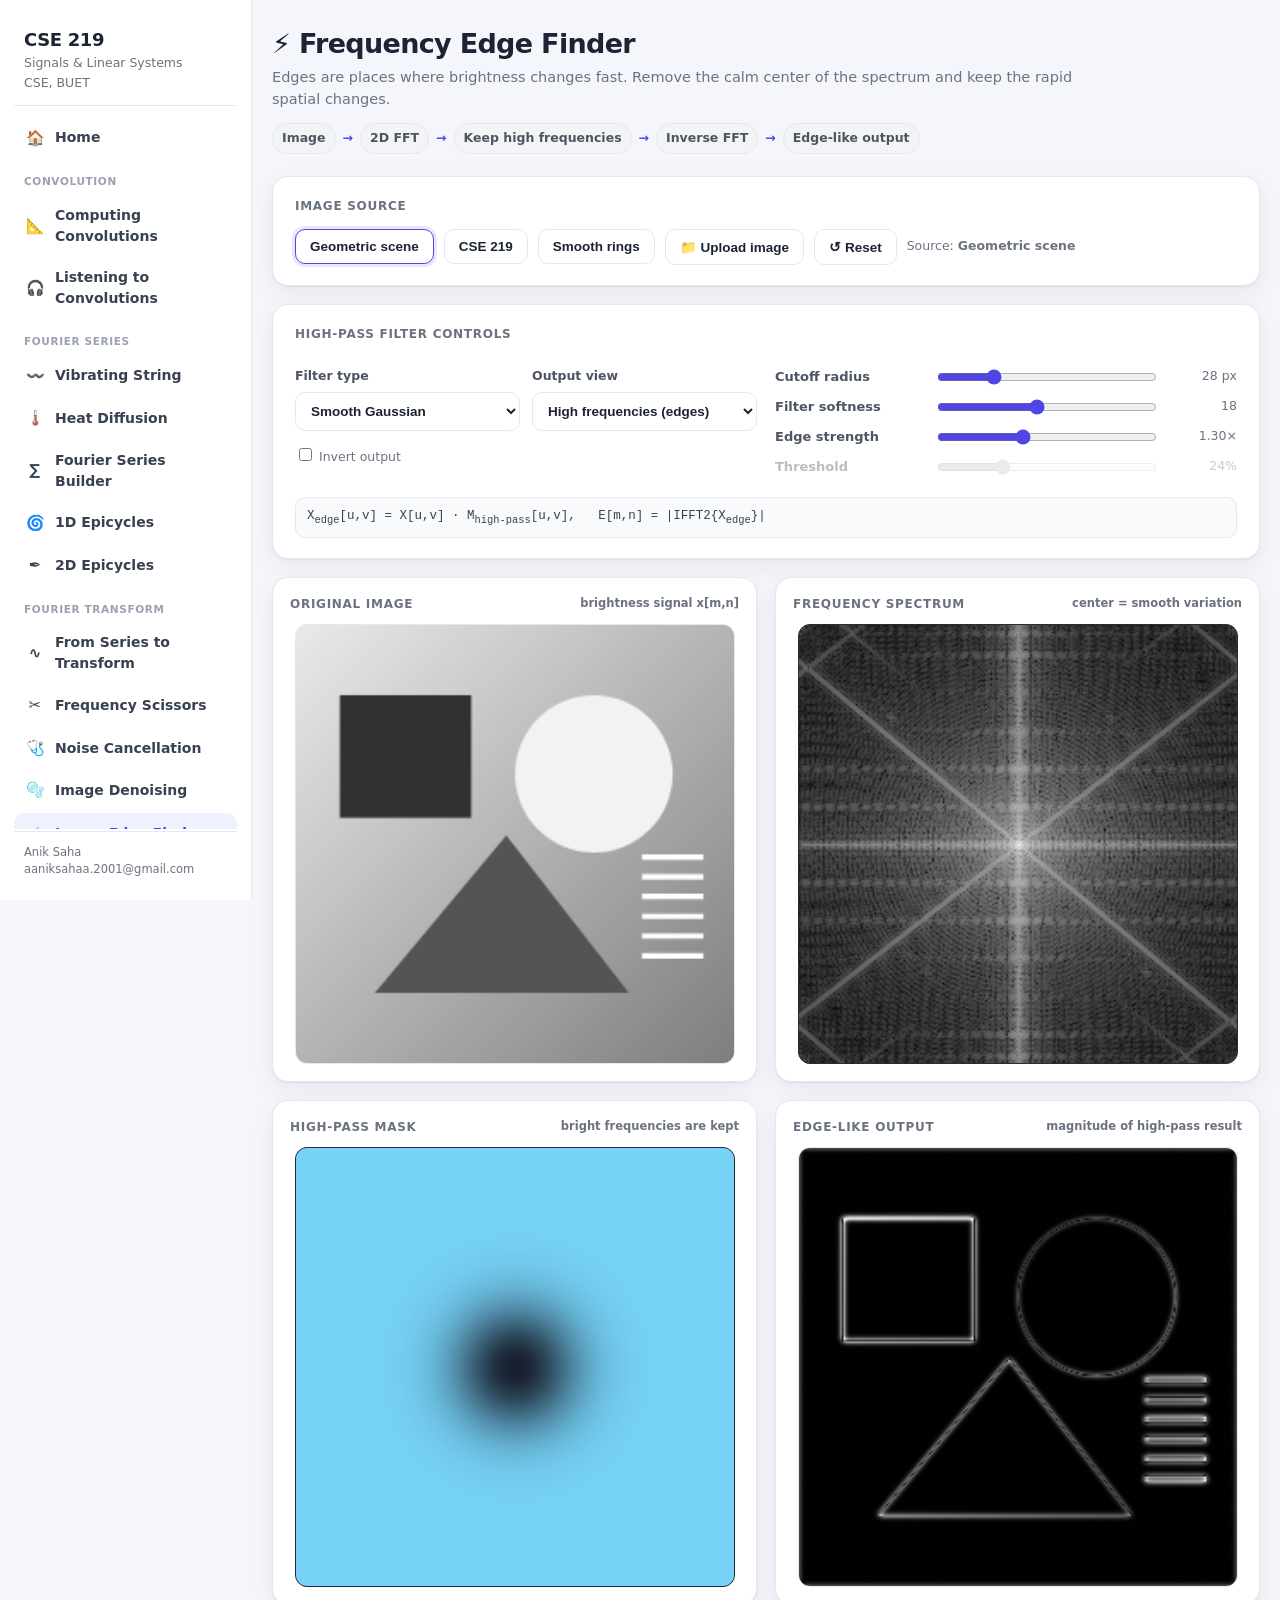
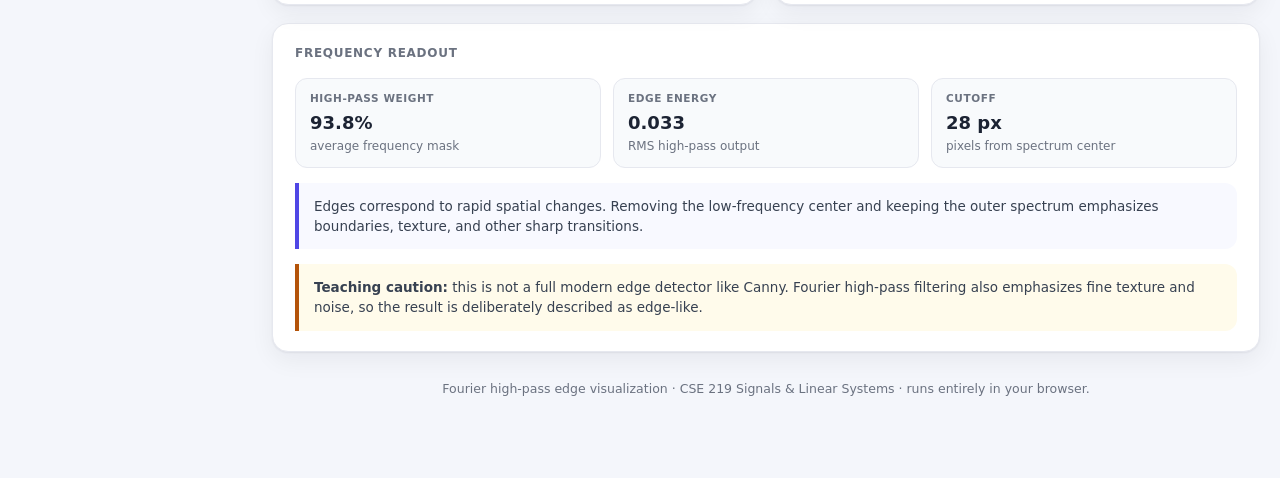
<file: image-edge-detection-fourier.html>
<!DOCTYPE html>
<html lang="en">
<head>
<meta charset="UTF-8" />
<meta name="viewport" content="width=device-width, initial-scale=1.0" />
<title>Frequency Edge Finder · CSE 219</title>
<link rel="icon" href="favicon.svg" type="image/svg+xml" />
<link rel="stylesheet" href="assets/site.css" />
<link rel="stylesheet" href="assets/image-frequency-demo.css" />
<script src="assets/site.js" defer></script>
</head>
<body>
<div class="site">
  <aside class="sidebar" id="siteSidebar"></aside>
  <main class="content">
    <div class="image-demo-wrap">
      <header class="image-demo-header">
        <h1>⚡ Frequency Edge Finder</h1>
        <p>Edges are places where brightness changes fast. Remove the calm center of the spectrum and keep the rapid spatial changes.</p>
        <div class="image-pipeline" aria-label="Edge detection pipeline">
          <span>Image</span><b>→</b><span>2D FFT</span><b>→</b><span>Keep high frequencies</span><b>→</b><span>Inverse FFT</span><b>→</b><span>Edge-like output</span>
        </div>
      </header>

      <section class="image-card">
        <h2>Image source</h2>
        <div class="image-row" id="sampleButtons">
          <button class="image-button active" type="button" data-sample="shapes">Geometric scene</button>
          <button class="image-button" type="button" data-sample="text">CSE 219</button>
          <button class="image-button" type="button" data-sample="rings">Smooth rings</button>
          <button class="image-button" id="uploadButton" type="button">📁 Upload image</button>
          <input class="image-file-input" id="fileInput" type="file" accept="image/*" />
          <button class="image-button" id="resetButton" type="button">↺ Reset</button>
          <span class="image-status">Source: <b id="sourceName">Geometric scene</b></span>
        </div>
      </section>

      <section class="image-card">
        <h2>High-pass filter controls</h2>
        <div class="image-controls">
          <div>
            <div class="image-fields">
              <div class="image-field">
                <label for="filterSelect">Filter type</label>
                <select id="filterSelect">
                  <option value="gaussian">Smooth Gaussian</option>
                  <option value="hard">Hard circular mask</option>
                </select>
              </div>
              <div class="image-field">
                <label for="outputSelect">Output view</label>
                <select id="outputSelect">
                  <option value="high">High frequencies (edges)</option>
                  <option value="binary">Thresholded edge map</option>
                  <option value="low">Low frequencies (smooth part)</option>
                </select>
              </div>
            </div>
            <div class="image-row" style="margin-top:14px">
              <label class="image-status"><input id="invertToggle" type="checkbox" /> Invert output</label>
            </div>
          </div>
          <div>
            <div class="image-control">
              <label for="cutoffSlider">Cutoff radius</label>
              <input id="cutoffSlider" type="range" min="2" max="110" step="1" value="28" />
              <span class="value" id="cutoffValue">28 px</span>
            </div>
            <div class="image-control" id="softnessControl">
              <label for="softnessSlider">Filter softness</label>
              <input id="softnessSlider" type="range" min="0" max="40" step="1" value="18" />
              <span class="value" id="softnessValue">18</span>
            </div>
            <div class="image-control" id="strengthControl">
              <label for="strengthSlider">Edge strength</label>
              <input id="strengthSlider" type="range" min="25" max="300" step="5" value="130" />
              <span class="value" id="strengthValue">1.30×</span>
            </div>
            <div class="image-control" id="thresholdControl">
              <label for="thresholdSlider">Threshold</label>
              <input id="thresholdSlider" type="range" min="2" max="80" step="1" value="24" />
              <span class="value" id="thresholdValue">24%</span>
            </div>
          </div>
        </div>
        <div class="image-formula">X<sub>edge</sub>[u,v] = X[u,v] · M<sub>high-pass</sub>[u,v], &nbsp; E[m,n] = |IFFT2{X<sub>edge</sub>}|</div>
      </section>

      <section class="image-stage-grid" aria-label="Edge detection results">
        <article class="image-panel">
          <div class="image-panel-head"><h2>Original image</h2><span class="image-panel-note">brightness signal x[m,n]</span></div>
          <div class="image-canvas-box"><canvas id="originalCanvas" width="256" height="256"></canvas></div>
        </article>
        <article class="image-panel">
          <div class="image-panel-head"><h2>Frequency spectrum</h2><span class="image-panel-note">center = smooth variation</span></div>
          <div class="image-canvas-box dark"><canvas id="spectrumCanvas" width="256" height="256"></canvas></div>
        </article>
        <article class="image-panel">
          <div class="image-panel-head"><h2>High-pass mask</h2><span class="image-panel-note">bright frequencies are kept</span></div>
          <div class="image-canvas-box dark"><canvas id="maskCanvas" width="256" height="256"></canvas></div>
        </article>
        <article class="image-panel">
          <div class="image-panel-head"><h2 id="outputTitle">Edge-like output</h2><span class="image-panel-note" id="outputNote">magnitude of high-pass result</span></div>
          <div class="image-canvas-box"><canvas id="outputCanvas" width="256" height="256"></canvas></div>
        </article>
      </section>

      <section class="image-card" style="margin-top:18px">
        <h2>Frequency readout</h2>
        <div class="image-metrics">
          <div class="image-metric"><div class="key">High-pass weight</div><div class="metric-value" id="highWeight">—</div><div class="detail">average frequency mask</div></div>
          <div class="image-metric"><div class="key">Edge energy</div><div class="metric-value" id="edgeEnergy">—</div><div class="detail">RMS high-pass output</div></div>
          <div class="image-metric"><div class="key">Cutoff</div><div class="metric-value" id="cutoffMetric">—</div><div class="detail">pixels from spectrum center</div></div>
        </div>
        <div class="image-explainer">Edges correspond to rapid spatial changes. Removing the low-frequency center and keeping the outer spectrum emphasizes boundaries, texture, and other sharp transitions.</div>
        <div class="image-explainer image-caution"><b>Teaching caution:</b> this is not a full modern edge detector like Canny. Fourier high-pass filtering also emphasizes fine texture and noise, so the result is deliberately described as edge-like.</div>
      </section>

      <footer class="image-demo-footer">Fourier high-pass edge visualization · CSE 219 Signals &amp; Linear Systems · runs entirely in your browser.</footer>
    </div>
  </main>
</div>

<script src="assets/image-fourier.js"></script>
<script>
(function () {
  "use strict";
  const SIZE = 256;
  const $ = id => document.getElementById(id);
  const labels = { shapes: "Geometric scene", text: "CSE 219", rings: "Smooth rings" };
  let original = null;
  let spectrum = null;
  let renderFrame = 0;

  function SetSample(sampleId) {
    original = ImageFourier.CreateSample(sampleId, SIZE);
    spectrum = ImageFourier.ComputeFFT2(original, SIZE);
    $("sourceName").textContent = labels[sampleId];
    document.querySelectorAll("[data-sample]").forEach(button => button.classList.toggle("active", button.dataset.sample === sampleId));
    ScheduleRender();
  }

  function ScheduleRender() {
    cancelAnimationFrame(renderFrame);
    renderFrame = requestAnimationFrame(Render);
  }

  function Render() {
    const filterType = $("filterSelect").value;
    const radius = Number($("cutoffSlider").value);
    const softness = Number($("softnessSlider").value);
    const highMask = ImageFourier.CreateRadialMask(SIZE, { pass: "high", type: filterType, radius, softness });
    const lowMask = new Float32Array(highMask.length);
    for (let i = 0; i < highMask.length; i++) lowMask[i] = 1 - highMask[i];
    const highResult = ImageFourier.ComputeIFFT2(ImageFourier.ApplyMask(spectrum, highMask));
    const lowResult = ImageFourier.ComputeIFFT2(ImageFourier.ApplyMask(spectrum, lowMask));
    const outputView = $("outputSelect").value;
    const invert = $("invertToggle").checked;
    const gain = Number($("strengthSlider").value) / 100;

    ImageFourier.RenderGray($("originalCanvas"), original, { size: SIZE });
    ImageFourier.RenderSpectrum($("spectrumCanvas"), spectrum);
    ImageFourier.RenderMask($("maskCanvas"), highMask, SIZE);

    if (outputView === "low") {
      $("outputTitle").textContent = "Low-frequency remainder";
      $("outputNote").textContent = "the smooth part removed from edges";
      ImageFourier.RenderGray($("outputCanvas"), lowResult, { size: SIZE, invert });
    } else if (outputView === "binary") {
      $("outputTitle").textContent = "Thresholded edge map";
      $("outputNote").textContent = "optional binary teaching view";
      ImageFourier.RenderThreshold($("outputCanvas"), highResult, { size: SIZE, threshold: Number($("thresholdSlider").value) / 100, invert });
    } else {
      $("outputTitle").textContent = "Edge-like output";
      $("outputNote").textContent = "magnitude of high-pass result";
      ImageFourier.RenderGray($("outputCanvas"), highResult, { size: SIZE, absolute: true, normalize: true, gain, invert });
    }

    let energy = 0;
    for (let i = 0; i < highResult.length; i++) energy += highResult[i] * highResult[i];
    energy = Math.sqrt(energy / highResult.length);
    $("highWeight").textContent = (ImageFourier.MeanMask(highMask) * 100).toFixed(1) + "%";
    $("edgeEnergy").textContent = energy.toFixed(3);
    $("cutoffMetric").textContent = radius + " px";
    $("cutoffValue").textContent = radius + " px";
    $("softnessValue").textContent = String(softness);
    $("strengthValue").textContent = gain.toFixed(2) + "×";
    $("thresholdValue").textContent = $("thresholdSlider").value + "%";

    const hard = filterType === "hard";
    $("softnessSlider").disabled = hard;
    $("softnessControl").style.opacity = hard ? ".38" : "1";
    $("strengthControl").style.opacity = outputView === "high" ? "1" : ".38";
    $("strengthSlider").disabled = outputView !== "high";
    $("thresholdControl").style.opacity = outputView === "binary" ? "1" : ".38";
    $("thresholdSlider").disabled = outputView !== "binary";
  }

  function LoadUpload(file) {
    const url = URL.createObjectURL(file);
    const image = new Image();
    image.onload = () => {
      const canvas = document.createElement("canvas");
      canvas.width = image.naturalWidth;
      canvas.height = image.naturalHeight;
      canvas.getContext("2d").drawImage(image, 0, 0);
      original = ImageFourier.CanvasToGrayscale(canvas, SIZE);
      spectrum = ImageFourier.ComputeFFT2(original, SIZE);
      $("sourceName").textContent = file.name;
      document.querySelectorAll("[data-sample]").forEach(button => button.classList.remove("active"));
      URL.revokeObjectURL(url);
      ScheduleRender();
    };
    image.onerror = () => URL.revokeObjectURL(url);
    image.src = url;
  }

  document.querySelectorAll("[data-sample]").forEach(button => button.addEventListener("click", () => SetSample(button.dataset.sample)));
  $("uploadButton").addEventListener("click", () => $("fileInput").click());
  $("fileInput").addEventListener("change", event => { if (event.target.files[0]) LoadUpload(event.target.files[0]); });
  $("resetButton").addEventListener("click", () => SetSample("shapes"));
  ["filterSelect", "outputSelect", "cutoffSlider", "softnessSlider", "strengthSlider", "thresholdSlider", "invertToggle"].forEach(id => $(id).addEventListener("input", ScheduleRender));
  SetSample("shapes");
})();
</script>
</body>
</html>
</file>
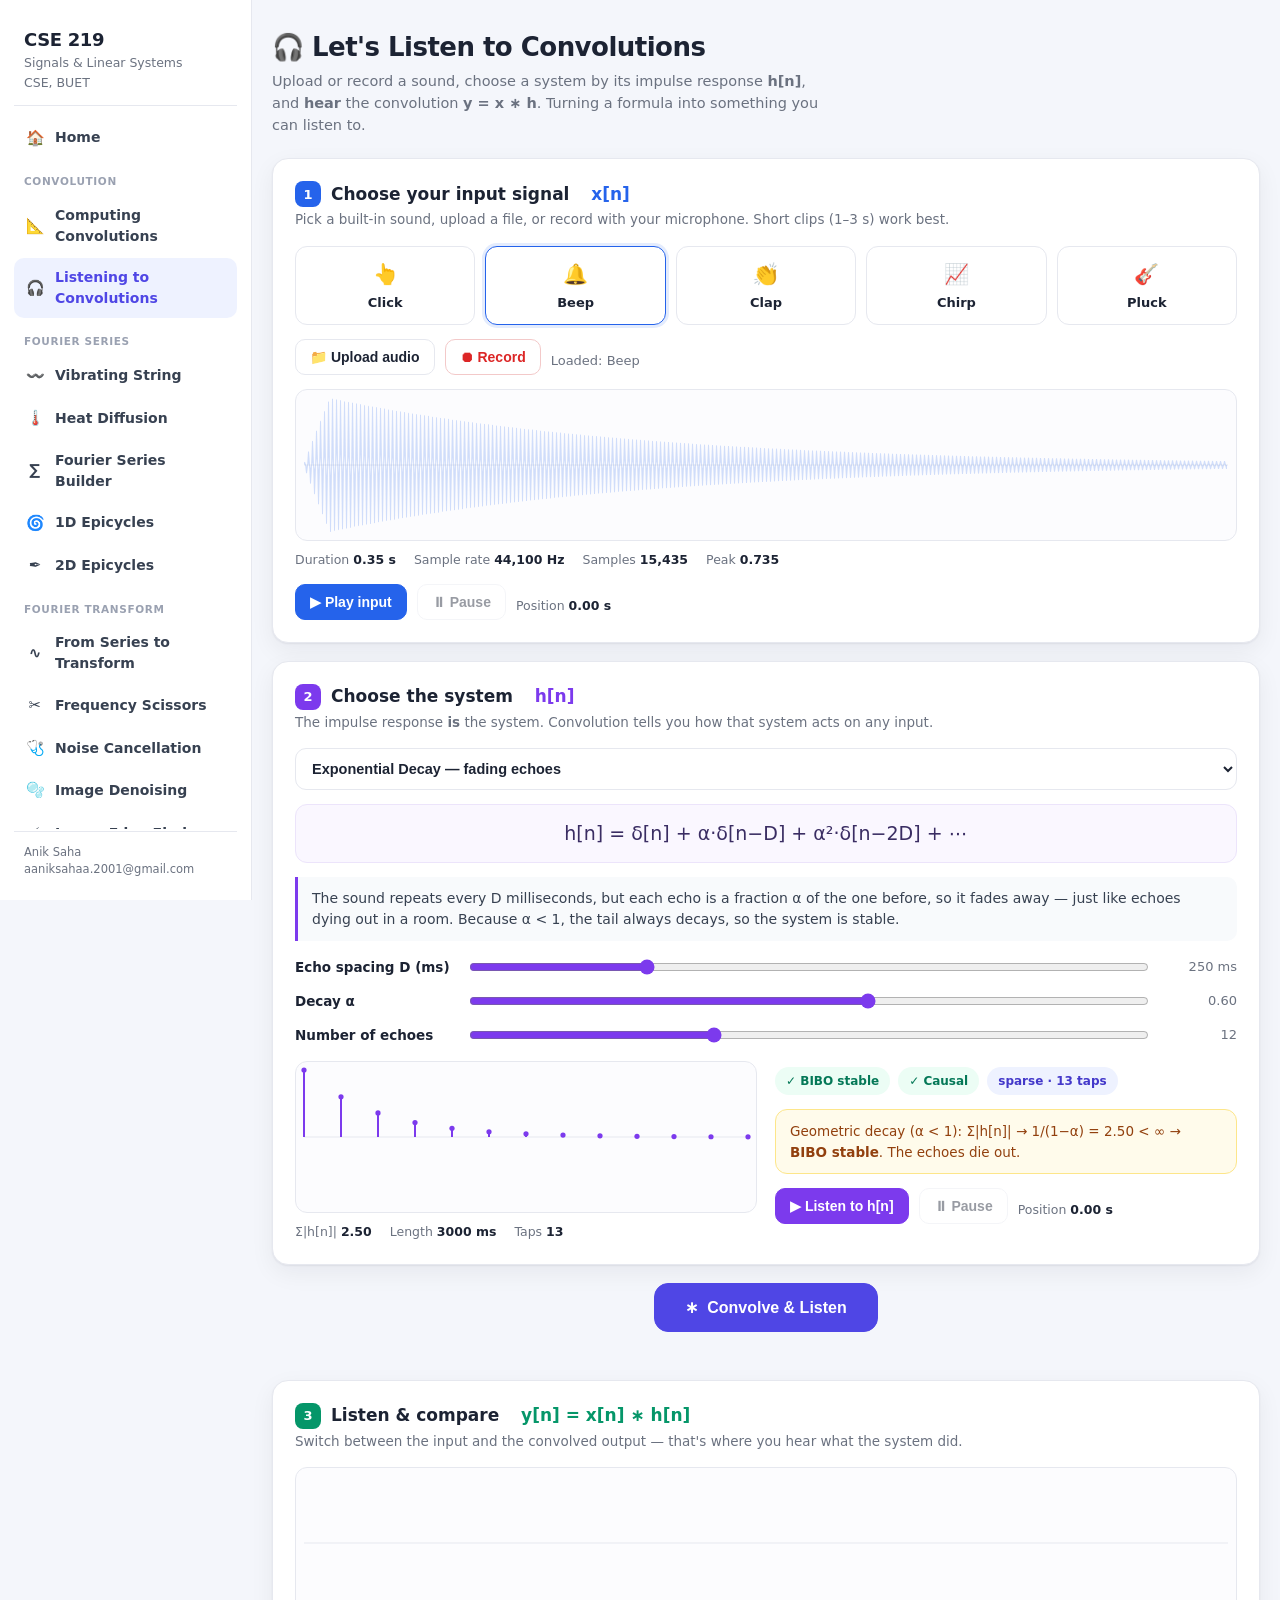
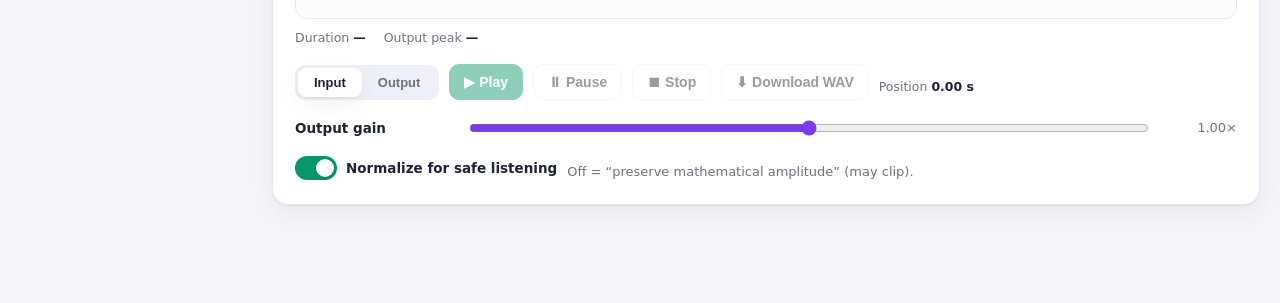
<file: listening-to-convolution.html>
<!DOCTYPE html>
<html lang="en">
<head>
<meta charset="UTF-8" />
<meta name="viewport" content="width=device-width, initial-scale=1.0" />
<title>🎧 Let's Listen to Convolutions · CSE 219</title>
<link rel="stylesheet" href="assets/site.css" />
<script src="assets/site.js" defer></script>
<style>
  :root{
    --bg:#f4f6fb; --card:#ffffff; --ink:#1c2333; --muted:#6b7280; --line:#e6e8ef;
    --input:#2563eb; --system:#7c3aed; --output:#059669; --accent:#4f46e5;
    --warn:#dc2626; --warnbg:#fef2f2; --okbg:#ecfdf5; --shadow:0 1px 2px rgba(16,24,40,.06),0 8px 24px rgba(16,24,40,.06);
    --radius:16px;
  }
  *{box-sizing:border-box}
  html,body{margin:0;padding:0}
  body{
    font-family:system-ui,-apple-system,"Segoe UI",Roboto,Helvetica,Arial,sans-serif;
    background:var(--bg); color:var(--ink); line-height:1.5;
    -webkit-font-smoothing:antialiased;
  }
  .wrap{max-width:1080px;margin:0 auto;padding:28px 20px 80px}

  /* Header */
  header.app{display:flex;align-items:flex-start;justify-content:space-between;gap:20px;flex-wrap:wrap;margin-bottom:22px}
  .title h1{font-size:26px;margin:0;letter-spacing:-.02em}
  .title p{margin:4px 0 0;color:var(--muted);font-size:14.5px;max-width:560px}

  /* Cards */
  .card{background:var(--card);border:1px solid var(--line);border-radius:var(--radius);box-shadow:var(--shadow);padding:22px 22px;margin-bottom:18px}
  .card h2{font-size:17px;margin:0 0 2px;display:flex;align-items:center;gap:10px}
  .step{display:inline-grid;place-items:center;width:26px;height:26px;border-radius:8px;font-size:13px;font-weight:700;color:#fff}
  .s1{background:var(--input)} .s2{background:var(--system)} .s3{background:var(--output)}
  .sub{color:var(--muted);font-size:13.5px;margin:0 0 16px}

  /* Buttons */
  button.btn{border:1px solid var(--line);background:#fff;color:var(--ink);padding:9px 14px;border-radius:10px;font-size:14px;font-weight:600;cursor:pointer;transition:.12s;display:inline-flex;align-items:center;gap:8px}
  button.btn:hover{border-color:#cdd2e0;background:#fafbff}
  button.btn:active{transform:translateY(1px)}
  button.btn:disabled{opacity:.45;cursor:not-allowed}
  button.primary{background:var(--accent);border-color:var(--accent);color:#fff}
  button.primary:hover{background:#4338ca}
  button.rec{color:var(--warn);border-color:#f3c9c9}
  button.rec.on{background:var(--warn);color:#fff;border-color:var(--warn)}
  button.play{background:var(--input);border-color:var(--input);color:#fff}
  button.play:hover{color:var(--ink)}
  .play.sys{background:var(--system);border-color:var(--system)}
  .play.out{background:var(--output);border-color:var(--output)}
  .row{display:flex;gap:10px;flex-wrap:wrap;align-items:center}

  /* Source chooser */
  .sources{display:grid;grid-template-columns:repeat(auto-fit,minmax(120px,1fr));gap:10px;margin-bottom:14px}
  .chip{border:1px solid var(--line);background:#fff;border-radius:12px;padding:12px 10px;text-align:center;cursor:pointer;font-size:13px;font-weight:600;transition:.12s}
  .chip:hover{border-color:#cdd2e0;background:#fafbff}
  .chip .ic{font-size:20px;display:block;margin-bottom:4px}
  .chip.on{border-color:var(--input);box-shadow:0 0 0 3px rgba(37,99,235,.12)}

  /* Waveform */
  .wave-wrap{position:relative;background:#fcfcfe;border:1px solid var(--line);border-radius:12px;overflow:hidden}
  canvas{display:block;width:100%}
  .meta{display:flex;gap:18px;flex-wrap:wrap;color:var(--muted);font-size:12.5px;margin-top:10px}
  .meta b{color:var(--ink);font-variant-numeric:tabular-nums}

  /* IR selector */
  select.ir{width:100%;padding:11px 12px;border:1px solid var(--line);border-radius:11px;font-size:14.5px;font-weight:600;background:#fff;color:var(--ink);cursor:pointer}
  .formula{font-size:19px;background:#faf7ff;border:1px solid #ece4fb;border-radius:12px;padding:14px 16px;margin:14px 0;text-align:center;color:#3a2d63}
  .formula sub,.formula sup{font-size:.7em}
  .explain{font-size:14px;color:#374151;background:#f8fafc;border-left:3px solid var(--system);border-radius:0 10px 10px 0;padding:11px 14px;margin:12px 0}
  .params{display:grid;gap:14px;margin:16px 0}
  .param{display:grid;grid-template-columns:160px 1fr 78px;align-items:center;gap:12px}
  .param label{font-size:13.5px;font-weight:600}
  .param input[type=range]{width:100%;accent-color:var(--system)}
  .param .val{font-variant-numeric:tabular-nums;font-size:13px;color:var(--muted);text-align:right}
  .badges{display:flex;gap:8px;flex-wrap:wrap;margin-top:6px}
  .badge{font-size:12px;font-weight:700;padding:5px 11px;border-radius:999px;display:inline-flex;gap:6px;align-items:center}
  .badge.ok{background:var(--okbg);color:#047857}
  .badge.bad{background:var(--warnbg);color:var(--warn)}
  .badge.neutral{background:#eef2ff;color:#4338ca}

  .convolve-bar{text-align:center;margin:6px 0 22px}
  .convolve-bar button{font-size:16px;padding:14px 30px;border-radius:14px}

  .toggle{display:inline-flex;align-items:center;gap:9px;font-size:13.5px;font-weight:600;cursor:pointer;user-select:none}
  .switch{width:42px;height:24px;border-radius:999px;background:#d1d5db;position:relative;transition:.15s;flex:none}
  .switch::after{content:"";position:absolute;width:18px;height:18px;border-radius:50%;background:#fff;top:3px;left:3px;transition:.15s;box-shadow:0 1px 2px rgba(0,0,0,.2)}
  input:checked + .switch{background:var(--output)}
  input:checked + .switch::after{left:21px}
  .toggle input{display:none}

  .ab{display:inline-flex;background:#eef0f7;border-radius:10px;padding:3px}
  .ab button{border:0;background:transparent;padding:7px 16px;border-radius:8px;font-weight:700;font-size:13px;cursor:pointer;color:var(--muted)}
  .ab button.on{background:#fff;box-shadow:var(--shadow);color:var(--ink)}

  .warning{background:var(--warnbg);border:1px solid #f6caca;color:#991b1b;border-radius:12px;padding:11px 14px;font-size:13.5px;margin-top:14px;display:none}
  .warning.show{display:block}
  .note{background:#fffbeb;border:1px solid #fde68a;color:#92400e;border-radius:12px;padding:11px 14px;font-size:13.5px;margin-top:14px}

  .status{font-size:13px;color:var(--muted);min-height:18px;margin-top:8px}
  .hidden{display:none!important}
  .grid2{display:grid;grid-template-columns:1fr 1fr;gap:18px}
  @media(max-width:760px){.grid2{grid-template-columns:1fr}.param{grid-template-columns:1fr;gap:6px}.param .val{text-align:left}}

  details.help{margin-top:6px}
  details.help summary{cursor:pointer;font-weight:600;font-size:14px;color:var(--accent)}
  footer{text-align:center;color:var(--muted);font-size:12.5px;margin-top:30px}
  code.k{background:#eef2ff;padding:1px 6px;border-radius:6px;font-size:12.5px;color:#4338ca}
</style>
</head>
<body>
<div class="site">

  <aside class="sidebar" id="siteSidebar"></aside>

  <main class="content">
  <div class="wrap">

  <header class="app">
    <div class="title">
      <h1>🎧 Let's Listen to Convolutions</h1>
      <p>Upload or record a sound, choose a system by its impulse response <b>h[n]</b>, and <b>hear</b> the convolution <b>y = x ∗ h</b>. Turning a formula into something you can listen to.</p>
    </div>
  </header>

  <!-- STEP 1 : INPUT -->
  <section class="card">
    <h2><span class="step s1">1</span> Choose your input signal &nbsp;<span style="color:var(--input);font-weight:600">x[n]</span></h2>
    <p class="sub">Pick a built-in sound, upload a file, or record with your microphone. Short clips (1–3 s) work best.</p>

    <div class="sources" id="sampleChips"></div>
    <div class="row" style="margin-bottom:14px">
      <button class="btn" id="uploadBtn">📁 Upload audio</button>
      <input type="file" id="fileInput" accept="audio/*,.wav,.mp3,.webm,.ogg" class="hidden" />
      <button class="btn rec" id="recBtn">⏺ Record</button>
      <span class="status" id="inStatus"></span>
    </div>

    <div class="wave-wrap"><canvas id="canvasX" height="150"></canvas></div>
    <div class="meta">
      <span>Duration <b id="xDur">—</b></span>
      <span>Sample rate <b id="xSr">—</b></span>
      <span>Samples <b id="xLen">—</b></span>
      <span>Peak <b id="xPeak">—</b></span>
    </div>
    <div class="row" style="margin-top:14px">
      <button class="btn play" id="playX" disabled>▶ Play input</button>
      <button class="btn" id="pauseX" disabled>⏸ Pause</button>
      <span class="meta"><span>Position <b id="xPos">0.00 s</b></span></span>
    </div>
  </section>

  <!-- STEP 2 : SYSTEM -->
  <section class="card">
    <h2><span class="step s2">2</span> Choose the system &nbsp;<span style="color:var(--system);font-weight:600">h[n]</span></h2>
    <p class="sub">The impulse response <b>is</b> the system. Convolution tells you how that system acts on any input.</p>

    <select class="ir" id="irSelect"></select>
    <div class="formula" id="irFormula"></div>
    <div class="explain" id="irExplain"></div>
    <div class="params" id="irParams"></div>

    <div class="grid2" style="align-items:start">
      <div>
        <div class="wave-wrap"><canvas id="canvasH" height="150"></canvas></div>
        <div class="meta">
          <span>Σ|h[n]| <b id="hSum">—</b></span>
          <span>Length <b id="hLen">—</b></span>
          <span>Taps <b id="hTaps">—</b></span>
        </div>
      </div>
      <div>
        <div class="badges" id="irBadges"></div>
        <div id="stabilityNote" class="note" style="margin-top:14px"></div>
        <div class="row" style="margin-top:14px">
          <button class="btn play sys" id="playH">▶ Listen to h[n]</button>
          <button class="btn" id="pauseH" disabled>⏸ Pause</button>
          <span class="meta"><span>Position <b id="hPos">0.00 s</b></span></span>
        </div>
      </div>
    </div>
  </section>

  <!-- CONVOLVE -->
  <div class="convolve-bar">
    <button class="btn primary" id="convolveBtn" disabled>∗ &nbsp;Convolve &amp; Listen</button>
    <div class="status" id="convStatus" style="text-align:center"></div>
  </div>

  <!-- STEP 3 : OUTPUT -->
  <section class="card">
    <h2><span class="step s3">3</span> Listen &amp; compare &nbsp;<span style="color:var(--output);font-weight:600">y[n] = x[n] ∗ h[n]</span></h2>
    <p class="sub">Switch between the input and the convolved output — that's where you hear what the system did.</p>

    <div class="wave-wrap"><canvas id="canvasY" height="150"></canvas></div>
    <div class="meta">
      <span>Duration <b id="yDur">—</b></span>
      <span>Output peak <b id="yPeak">—</b></span>
    </div>

    <div class="row" style="margin:16px 0 4px">
      <span class="ab" id="abToggle">
        <button data-ab="x" class="on">Input</button>
        <button data-ab="y">Output</button>
      </span>
      <button class="btn play out" id="playSel" disabled>▶ Play</button>
      <button class="btn" id="pauseSel" disabled>⏸ Pause</button>
      <button class="btn" id="stopBtn" disabled>⏹ Stop</button>
      <button class="btn" id="downloadBtn" disabled>⬇ Download WAV</button>
      <span class="meta"><span>Position <b id="selPos">0.00 s</b></span></span>
    </div>

    <div class="warning" id="clipWarn">⚠ The output exceeds ±1.0 and will clip / distort. Turn on normalization, or that distortion <i>is</i> the teaching point (e.g. an unstable system).</div>

    <div class="params" style="margin-top:18px">
      <div class="param">
        <label>Output gain</label>
        <input type="range" id="gain" min="0" max="2" step="0.01" value="1" />
        <span class="val" id="gainVal">1.00×</span>
      </div>
    </div>
    <div class="row" style="margin-top:6px">
      <label class="toggle">
        <input type="checkbox" id="normChk" checked />
        <span class="switch"></span>
        Normalize for safe listening
      </label>
      <span class="status">Off = “preserve mathematical amplitude” (may clip).</span>
    </div>
  </section>

  <!-- <footer>
    LTI Audio Playground · for CSE 219 Signals &amp; Linear Systems · runs entirely in your browser, no data leaves your machine.
  </footer> -->
  </div>
  </main>

</div>

<script>
"use strict";
/* ============================================================
   LTI Audio Playground — single-file, no dependencies.
   Convolution is computed with an OfflineAudioContext +
   ConvolverNode (normalize=false) => exact linear y = x*h.
   ============================================================ */

const $ = id => document.getElementById(id);

/* ---------- global audio state ---------- */
let audioCtx = null;                 // playback context (created on first gesture)
let input = null;                    // {data:Float32Array, sr:Number, name:String}
let outputData = null;               // Float32Array of processed y (post gain/normalize)
let activeSource = null;             // currently playing BufferSource
let activePlayback = null;
let playbackRaf = null;
let abSel = 'x';
let selectedPlaybackKind = 'y';
const playbackIds = {x:'conv-input', h:'conv-ir', sel:'conv-selected'};

function ctx(){
  if(!audioCtx) audioCtx = new (window.AudioContext||window.webkitAudioContext)();
  if(audioCtx.state==='suspended') audioCtx.resume();
  return audioCtx;
}

/* ====================================================================
   IMPULSE RESPONSE DEFINITIONS
   each: id, name, formula(HTML), explain, params, gen(sr,p), causal,
   stability(p) -> {summable:Bool, note:String}
   ==================================================================== */
// Two systems, both built from a train of equally-spaced impulses (echoes).
//  • Unit Step    : every echo equally loud  → the "repeated equal echoes" idea.
//  • Exp. Decay   : each echo a fraction α weaker → the echoes fade away.
const UNIT_ALPHA = 0.99;   // hidden roll-off for the unit-step train (kept out of the UI)

const IRS = [
  {
    id:'expdecay', name:'Exponential Decay — fading echoes', causal:true,
    formula:'h[n] = δ[n] + α·δ[n−D] + α²·δ[n−2D] + ⋯',
    explain:'The sound repeats every D milliseconds, but each echo is a fraction α of the one before, so it fades away — just like echoes dying out in a room. Because α < 1, the tail always decays, so the system is stable.',
    params:[
      {key:'D',label:'Echo spacing D (ms)',min:60,max:800,step:1,val:250,fmt:v=>v+' ms'},
      {key:'a',label:'Decay α',min:0.1,max:0.95,step:0.01,val:0.6,fmt:v=>v.toFixed(2)},
      {key:'M',label:'Number of echoes',min:2,max:30,step:1,val:12,fmt:v=>v}
    ],
    gen:(sr,p)=>{const Ds=Math.round(p.D/1000*sr);const a=new Float32Array(p.M*Ds+1);for(let m=0;m<=p.M;m++)a[m*Ds]=Math.pow(p.a,m);return a;},
    stability:p=>{const s=(1-Math.pow(p.a,p.M+1))/(1-p.a);return{summable:true,note:`Geometric decay (α &lt; 1): Σ|h[n]| → 1/(1−α) = ${(1/(1-p.a)).toFixed(2)} &lt; ∞ → <b>BIBO stable</b>. The echoes die out.`};}
  },
  {
    id:'unitstep', name:'Unit Step — equal repeated echoes', causal:true,
    formula:'h[n] = δ[n] + δ[n−D] + δ[n−2D] + δ[n−3D] + ⋯',
    explain:'The discrete-step idea: the sound repeats at a fixed spacing D, and every echo is equally loud. In principle this is an endless sum of equal impulses — it never settles down, so it is not absolutely summable and therefore not BIBO stable. We play a long but finite train so you can hear it safely.',
    params:[
      {key:'D',label:'Echo spacing D (ms)',min:60,max:800,step:1,val:250,fmt:v=>v+' ms'},
      {key:'M',label:'Number of echoes',min:2,max:30,step:1,val:12,fmt:v=>v}
    ],
    gen:(sr,p)=>{const Ds=Math.round(p.D/1000*sr);const a=new Float32Array(p.M*Ds+1);for(let m=0;m<=p.M;m++)a[m*Ds]=Math.pow(UNIT_ALPHA,m);return a;},
    stability:p=>({summable:false,note:`Equal repeated impulses: as the number of echoes grows, Σ|h[n]| keeps growing without bound → in the limit it is <b>NOT BIBO stable</b>. Shown here with ${p.M} echoes for safe listening.`})
  }
];

let curIR = IRS[0];
const irParamVals = {}; // id -> {key:val}
IRS.forEach(ir=>{ irParamVals[ir.id]={}; ir.params.forEach(p=>irParamVals[ir.id][p.key]=p.val); });

/* current h: returns {data:Float32Array, center:Int} */
function buildH(){
  const sr = input ? input.sr : (audioCtx? audioCtx.sampleRate : 44100);
  const r = curIR.gen(sr, irParamVals[curIR.id]);
  if(r instanceof Float32Array) return {data:r, center:0};
  return r; // {data, center}
}

/* ====================================================================
   SAMPLE SOUND SYNTHESIS  (no external files needed)
   ==================================================================== */
const SAMPLES = [
  {id:'click', ic:'👆', label:'Click', make:sr=>{const a=new Float32Array(Math.round(sr*0.5));a[0]=0.95;return a;}},
  {id:'beep',  ic:'🔔', label:'Beep',  make:sr=>{const n=Math.round(sr*0.35);const a=new Float32Array(n);for(let i=0;i<n;i++){const e=Math.min(1,i/(sr*0.01))*Math.exp(-i/(sr*0.12));a[i]=Math.sin(2*Math.PI*660*i/sr)*e*0.8;}return a;}},
  {id:'clap',  ic:'👏', label:'Clap',  make:sr=>{const n=Math.round(sr*0.25);const a=new Float32Array(n);let s=7;const rnd=()=>{s=(s*1103515245+12345)&0x7fffffff;return s/0x7fffffff*2-1;};for(let i=0;i<n;i++)a[i]=rnd()*Math.exp(-i/(sr*0.02))*0.9;return a;}},
  {id:'chirp', ic:'📈', label:'Chirp',  make:sr=>{const n=Math.round(sr*1.0);const a=new Float32Array(n);for(let i=0;i<n;i++){const t=i/sr;const fr=300+ (2200-300)*t/1.0;const ph=2*Math.PI*(300*t+(2200-300)*t*t/(2*1.0));const e=Math.min(1,i/(sr*0.01))*Math.min(1,(n-i)/(sr*0.02));a[i]=Math.sin(ph)*e*0.7;}return a;}},
  {id:'pluck', ic:'🎸', label:'Pluck', make:sr=>{const n=Math.round(sr*0.6);const a=new Float32Array(n);for(let i=0;i<n;i++){const e=Math.exp(-i/(sr*0.18));a[i]=(Math.sin(2*Math.PI*220*i/sr)+0.5*Math.sin(2*Math.PI*440*i/sr))*e*0.5;}return a;}},
];

function loadSample(s){
  const sr = (audioCtx? audioCtx.sampleRate : 44100);
  setInput(s.make(sr), sr, s.label);
  highlightChip(s.id);
}

/* ====================================================================
   INPUT HANDLING
   ==================================================================== */
function setInput(data, sr, name){
  stopPlay();
  // normalize input peak to a comfortable level for fair comparison
  let pk=0; for(const v of data) pk=Math.max(pk,Math.abs(v));
  if(pk>0 && pk!==1){ /* keep as-is unless silent */ }
  input = {data, sr, name};
  drawWave('canvasX', data, 0, '#2563eb', false, cursorIndexFor('x', sr));
  $('xDur').textContent = (data.length/sr).toFixed(2)+' s';
  $('xSr').textContent = sr.toLocaleString()+' Hz';
  $('xLen').textContent = data.length.toLocaleString();
  $('xPeak').textContent = pk.toFixed(3);
  $('playX').disabled=false;
  $('convolveBtn').disabled=false;
  $('inStatus').textContent='Loaded: '+name;
  outputData=null; lastWet=null; $('downloadBtn').disabled=true; $('playSel').disabled=true;
  drawWave('canvasY', new Float32Array(8), 0, '#059669');
  $('yDur').textContent='—'; $('yPeak').textContent='—';
  refreshH();
}

function highlightChip(id){ document.querySelectorAll('.chip').forEach(c=>c.classList.toggle('on',c.dataset.id===id)); }

async function decodeFile(file){
  $('inStatus').textContent='Decoding…';
  try{
    const buf = await file.arrayBuffer();
    const ac = ctx();
    const ab = await ac.decodeAudioData(buf);
    // downmix to mono
    const mono = new Float32Array(ab.length);
    for(let ch=0; ch<ab.numberOfChannels; ch++){
      const d=ab.getChannelData(ch);
      for(let i=0;i<ab.length;i++) mono[i]+=d[i]/ab.numberOfChannels;
    }
    highlightChip(null);
    setInput(mono, ab.sampleRate, file.name);
  }catch(e){ $('inStatus').textContent='Could not decode that file: '+e.message; }
}

/* ---- microphone recording ---- */
let mediaRec=null, recChunks=[], recTimer=null, recStart=0;
async function toggleRecord(){
  if(mediaRec && mediaRec.state==='recording'){ mediaRec.stop(); return; }
  if(!navigator.mediaDevices || !navigator.mediaDevices.getUserMedia){
    $('inStatus').textContent='Microphone not available in this browser.'; return;
  }
  try{
    const stream = await navigator.mediaDevices.getUserMedia({audio:true});
    mediaRec = new MediaRecorder(stream);
    recChunks=[];
    mediaRec.ondataavailable=e=>{ if(e.data.size) recChunks.push(e.data); };
    mediaRec.onstop=async()=>{
      clearInterval(recTimer); $('recBtn').classList.remove('on'); $('recBtn').textContent='⏺ Record';
      stream.getTracks().forEach(t=>t.stop());
      const blob=new Blob(recChunks,{type:mediaRec.mimeType||'audio/webm'});
      await decodeFile(blob);
    };
    mediaRec.start();
    recStart=Date.now();
    $('recBtn').classList.add('on');
    recTimer=setInterval(()=>{$('recBtn').textContent='⏹ Stop  '+((Date.now()-recStart)/1000).toFixed(1)+'s';},100);
  }catch(e){
    $('inStatus').textContent = location.protocol==='file:'
      ? 'Mic needs a secure context. Run a local server (see README) — file:// blocks the microphone.'
      : 'Microphone permission denied.';
  }
}

/* ====================================================================
   SYSTEM (h) PANEL
   ==================================================================== */
function buildIRSelect(){
  const sel=$('irSelect'); sel.innerHTML='';
  IRS.forEach(ir=>{
    const o=document.createElement('option'); o.value=ir.id; o.textContent=ir.name; sel.appendChild(o);
  });
  sel.value=curIR.id;
}

function buildParams(){
  const box=$('irParams'); box.innerHTML='';
  curIR.params.forEach(p=>{
    const row=document.createElement('div'); row.className='param';
    if(p.type==='bool'){
      row.innerHTML=`<label>${p.label}</label>
        <label class="toggle" style="grid-column:2/4"><input type="checkbox" ${irParamVals[curIR.id][p.key]?'checked':''}><span class="switch"></span></label>`;
      row.querySelector('input').addEventListener('change',e=>{irParamVals[curIR.id][p.key]=e.target.checked?1:0;refreshH();});
    }else{
      row.innerHTML=`<label>${p.label}</label>
        <input type="range" min="${p.min}" max="${p.max}" step="${p.step}" value="${irParamVals[curIR.id][p.key]}">
        <span class="val">${p.fmt(irParamVals[curIR.id][p.key])}</span>`;
      const r=row.querySelector('input'), v=row.querySelector('.val');
      r.addEventListener('input',e=>{const val=parseFloat(e.target.value);irParamVals[curIR.id][p.key]=val;v.textContent=p.fmt(val);refreshH();});
    }
    box.appendChild(row);
  });
}

function refreshH(){
  $('irFormula').innerHTML = curIR.formula;
  $('irExplain').textContent = curIR.explain;
  const {data, center} = buildH();
  const sr = input?input.sr:(audioCtx?audioCtx.sampleRate:44100);
  const cursor = cursorIndexFor('h', sr);
  drawWave('canvasH', data, center, '#7c3aed', true, cursor);
  let sum=0,taps=0; for(const v of data){sum+=Math.abs(v); if(Math.abs(v)>1e-6)taps++;}
  $('hSum').textContent = curIR.stability(irParamVals[curIR.id]).summable ? sum.toFixed(2) : sum.toFixed(0)+' ↗';
  $('hLen').textContent = (data.length/sr*1000).toFixed(0)+' ms';
  $('hTaps').textContent = taps>200? '≈dense' : taps;
  // badges
  const st=curIR.stability(irParamVals[curIR.id]);
  const badges=$('irBadges'); badges.innerHTML='';
  badges.innerHTML += st.summable
    ? '<span class="badge ok">✓ BIBO stable</span>'
    : '<span class="badge bad">✕ Unstable (Σ|h| = ∞)</span>';
  badges.innerHTML += curIR.causal
    ? '<span class="badge ok">✓ Causal</span>'
    : '<span class="badge bad">✕ Noncausal</span>';
  badges.innerHTML += `<span class="badge neutral">${taps>200?'dense memory':'sparse · '+taps+' taps'}</span>`;
  $('stabilityNote').innerHTML = st.note;
}

/* ====================================================================
   WAVEFORM / STEM DRAWING
   ==================================================================== */
function fitCanvas(cv){
  const dpr=window.devicePixelRatio||1;
  const w=cv.clientWidth||cv.parentElement.clientWidth;
  const h=parseInt(cv.getAttribute('height'));
  if(cv.width!==Math.round(w*dpr)){cv.width=Math.round(w*dpr);cv.height=Math.round(h*dpr);}
  const g=cv.getContext('2d'); g.setTransform(dpr,0,0,dpr,0,0);
  return {g,w,h};
}
function drawWave(id, data, center, color, stem=false, cursorIndex=null){
  const cv=$(id); const {g,w,h}=fitCanvas(cv);
  g.clearRect(0,0,w,h);
  const mid=h/2;
  // peak for scaling
  let pk=0; for(const v of data) pk=Math.max(pk,Math.abs(v)); if(pk===0)pk=1;
  const pad=8, plotW=w-2*pad;
  // zero axis
  g.strokeStyle='#e6e8ef'; g.lineWidth=1; g.beginPath(); g.moveTo(pad,mid); g.lineTo(w-pad,mid); g.stroke();
  // n=0 / center marker
  if(center>0){
    const x0=pad+ (center/data.length)*plotW;
    g.strokeStyle='#cbb6f0'; g.setLineDash([4,4]); g.beginPath(); g.moveTo(x0,4); g.lineTo(x0,h-4); g.stroke(); g.setLineDash([]);
    g.fillStyle='#7c3aed'; g.font='11px system-ui'; g.fillText('n=0',x0+3,14);
  }
  // decide stem vs filled line: stem if few taps
  let taps=0; for(const v of data){ if(Math.abs(v)>1e-6)taps++; if(taps>120)break; }
  if(stem && taps<=120 && data.length<200000){
    g.strokeStyle=color; g.fillStyle=color; g.lineWidth=2;
    for(let i=0;i<data.length;i++){
      if(Math.abs(data[i])<1e-6)continue;
      const x=pad+(i/Math.max(1,data.length-1))*plotW;
      const y=mid-(data[i]/pk)*(mid-8);
      g.beginPath(); g.moveTo(x,mid); g.lineTo(x,y); g.stroke();
      g.beginPath(); g.arc(x,y,2.6,0,7); g.fill();
    }
  }else{
    // min/max envelope per pixel column
    g.fillStyle=color+'33'; g.strokeStyle=color; g.lineWidth=1.2;
    g.beginPath();
    const N=data.length;
    for(let px=0;px<plotW;px++){
      const a=Math.floor(px/plotW*N), b=Math.max(a+1,Math.floor((px+1)/plotW*N));
      let mn=1e9,mx=-1e9; for(let i=a;i<b && i<N;i++){const v=data[i]; if(v<mn)mn=v; if(v>mx)mx=v;}
      if(mn===1e9){mn=mx=0;}
      const x=pad+px;
      const yT=mid-(mx/pk)*(mid-8), yB=mid-(mn/pk)*(mid-8);
      if(px===0)g.moveTo(x,yT);
      g.lineTo(x,yT);
      if(yB-yT>0.5){g.moveTo(x,yB);}
    }
    // filled body
    g.beginPath();
    for(let px=0;px<plotW;px++){
      const a=Math.floor(px/plotW*N), b=Math.max(a+1,Math.floor((px+1)/plotW*N));
      let mx=-1e9; for(let i=a;i<b&&i<N;i++){if(data[i]>mx)mx=data[i];}
      const x=pad+px, y=mid-(mx/pk)*(mid-8);
      px===0?g.moveTo(x,y):g.lineTo(x,y);
    }
    for(let px=plotW-1;px>=0;px--){
      const a=Math.floor(px/plotW*N), b=Math.max(a+1,Math.floor((px+1)/plotW*N));
      let mn=1e9; for(let i=a;i<b&&i<N;i++){if(data[i]<mn)mn=data[i];}
      if(mn===1e9)mn=0;
      const x=pad+px, y=mid-(mn/pk)*(mid-8);
      g.lineTo(x,y);
    }
    g.closePath(); g.fill();
  }
  if(cursorIndex!=null){
    const x=pad+(Math.max(0,Math.min(cursorIndex,Math.max(1,data.length-1)))/Math.max(1,data.length-1))*plotW;
    g.strokeStyle='#111827'; g.lineWidth=1.25;
    g.beginPath(); g.moveTo(x,4); g.lineTo(x,h-4); g.stroke();
  }
}

/* ====================================================================
   CONVOLUTION  (OfflineAudioContext + ConvolverNode, normalize=false)
   ==================================================================== */
async function convolveExact(x, hData, sr){
  const len = x.length + hData.length;
  const oc = new OfflineAudioContext(1, len, sr);
  const xb = oc.createBuffer(1, x.length, sr); xb.copyToChannel(x,0);
  const hb = oc.createBuffer(1, hData.length, sr); hb.copyToChannel(hData,0);
  const src = oc.createBufferSource(); src.buffer=xb;
  const cv = oc.createConvolver(); cv.normalize=false; cv.buffer=hb;
  src.connect(cv); cv.connect(oc.destination); src.start();
  const out = await oc.startRendering();
  return out.getChannelData(0);
}

async function doConvolve(){
  if(!input) return;
  $('convStatus').textContent='Convolving…';
  $('convolveBtn').disabled=true;
  try{
    const {data:hData} = buildH();
    const sr = input.sr;
    ctx(); // ensure playback context for sample rate consistency on samples
    const wet = await convolveExact(input.data, hData, sr);
    processOutput(wet, sr);
    selectAB('y');               // focus the output…
    playSelected();              // …and play it once automatically
    $('convStatus').textContent='Done — playing the output. Σ length '+wet.length.toLocaleString()+' samples ('+(wet.length/sr).toFixed(2)+' s).';
  }catch(e){
    $('convStatus').textContent='Convolution failed: '+e.message;
  }
  $('convolveBtn').disabled=false;
}

let lastWet=null, lastSr=44100;
function processOutput(wet, sr){
  if(activePlayback && activePlayback.id===playbackIds.sel) stopPlay();
  if(wet) { lastWet=wet; lastSr=sr; }
  wet=lastWet; sr=lastSr; if(!wet)return;
  const gain=parseFloat($('gain').value);
  const norm=$('normChk').checked;
  const out=new Float32Array(wet.length);
  for(let i=0;i<wet.length;i++) out[i]=wet[i];
  // peak BEFORE normalize/gain (mathematical amplitude)
  let pk=0; for(const v of out) pk=Math.max(pk,Math.abs(v));
  let scale=gain;
  if(norm && pk>0) scale = gain*0.99/pk;
  for(let i=0;i<out.length;i++) out[i]*=scale;
  let pk2=0; for(const v of out) pk2=Math.max(pk2,Math.abs(v));
  outputData=out;
  drawWave('canvasY', out, 0, '#059669', false, cursorIndexFor('sel', sr));
  $('yDur').textContent=(out.length/sr).toFixed(2)+' s';
  $('yPeak').textContent=pk2.toFixed(3)+(norm?'':' (raw ×'+gain+')');
  $('clipWarn').classList.toggle('show', pk2>1.0001);
  $('playSel').disabled=false; $('downloadBtn').disabled=false; $('stopBtn').disabled=false;
}

/* ====================================================================
   PLAYBACK
   ==================================================================== */
function clearPlaybackFrame(){ if(playbackRaf!=null)cancelAnimationFrame(playbackRaf); playbackRaf=null; }
function playbackPosition(){
  if(!activePlayback)return 0;
  if(activePlayback.playing)return Math.max(0,Math.min(activePlayback.duration,activePlayback.offset+ctx().currentTime-activePlayback.startedAt));
  return Math.max(0,Math.min(activePlayback.duration,activePlayback.offset));
}
function playbackState(){
  if(!activePlayback)return {id:null,playing:false,paused:false,position:0,duration:0};
  return {id:activePlayback.id,playing:activePlayback.playing,paused:activePlayback.paused,position:playbackPosition(),duration:activePlayback.duration};
}
function fmtSeconds(v){return (v||0).toFixed(2)+' s';}
function cursorIndexFor(kind,sr){
  const st=playbackState();
  const active = st.playing || st.paused;
  if(!active)return null;
  if(st.id===playbackIds[kind])return st.position*sr;
  if(kind==='x'&&st.id===playbackIds.sel&&selectedPlaybackKind==='x')return st.position*sr;
  if(kind==='sel'&&st.id===playbackIds.sel&&selectedPlaybackKind==='y')return st.position*sr;
  return null;
}
function renderPlaybackWaveforms(){
  if(input)drawWave('canvasX',input.data,0,'#2563eb',false,cursorIndexFor('x',input.sr));
  const {data:hData,center}=buildH();
  const hSr=input?input.sr:(audioCtx?audioCtx.sampleRate:44100);
  drawWave('canvasH',hData,center,'#7c3aed',true,cursorIndexFor('h',hSr));
  if(outputData)drawWave('canvasY',outputData,0,'#059669',false,cursorIndexFor('sel',lastSr));
}
function updatePlaybackUi(st=playbackState()){
  const xActive=st.id===playbackIds.x&&(st.playing||st.paused);
  const hActive=st.id===playbackIds.h&&(st.playing||st.paused);
  const selActive=st.id===playbackIds.sel&&(st.playing||st.paused);
  $('pauseX').disabled=!xActive;
  $('pauseH').disabled=!hActive;
  $('pauseSel').disabled=!selActive;
  $('pauseX').textContent=xActive&&st.paused?'▶ Resume':'⏸ Pause';
  $('pauseH').textContent=hActive&&st.paused?'▶ Resume':'⏸ Pause';
  $('pauseSel').textContent=selActive&&st.paused?'▶ Resume':'⏸ Pause';
  $('xPos').textContent=xActive?fmtSeconds(st.position):'0.00 s';
  $('hPos').textContent=hActive?fmtSeconds(st.position):'0.00 s';
  $('selPos').textContent=selActive?fmtSeconds(st.position):'0.00 s';
  renderPlaybackWaveforms();
}
function tickPlayback(){
  if(!activePlayback||!activePlayback.playing)return;
  updatePlaybackUi();
  playbackRaf=requestAnimationFrame(tickPlayback);
}
function startPlayback(offset){
  if(!activePlayback)return;
  const ac=ctx();
  if(activeSource){try{activeSource.stop();}catch(e){}}
  const s=ac.createBufferSource(); s.buffer=activePlayback.buffer; s.connect(ac.destination);
  activePlayback.offset=Math.max(0,Math.min(offset||0,Math.max(0,activePlayback.duration-0.001)));
  activePlayback.startedAt=ac.currentTime;
  activePlayback.playing=true;
  activePlayback.paused=false;
  activeSource=s;
  s.onended=()=>{
    if(activeSource!==s||!activePlayback||activePlayback.paused)return;
    activePlayback.offset=activePlayback.duration;
    activePlayback.playing=false;
    activePlayback.paused=false;
    activeSource=null;
    clearPlaybackFrame();
    updatePlaybackUi();
    activePlayback=null;
  };
  s.start(0,activePlayback.offset);
  clearPlaybackFrame();
  tickPlayback();
}
function stopPlay(){
  if(activePlayback)activePlayback.offset=playbackPosition();
  if(activeSource){try{activeSource.stop();}catch(e){} activeSource=null;}
  clearPlaybackFrame();
  if(activePlayback){
    activePlayback.playing=false;
    activePlayback.paused=false;
    activePlayback.offset=0;
    updatePlaybackUi();
  }
  activePlayback=null;
}
function pausePlay(){
  if(!activePlayback||!activePlayback.playing)return;
  activePlayback.offset=playbackPosition();
  activePlayback.playing=false;
  activePlayback.paused=true;
  if(activeSource){try{activeSource.stop();}catch(e){} activeSource=null;}
  clearPlaybackFrame();
  updatePlaybackUi();
}
function resumePlay(){
  if(!activePlayback||!activePlayback.paused)return;
  startPlayback(activePlayback.offset);
  updatePlaybackUi();
}
function togglePause(){ if(activePlayback&&activePlayback.playing)pausePlay(); else if(activePlayback&&activePlayback.paused)resumePlay(); }
function playFloat(data, sr, id){
  stopPlay();
  const ac=ctx();
  const b=ac.createBuffer(1, data.length, sr);
  b.copyToChannel(data,0);
  activePlayback={id,buffer:b,offset:0,startedAt:0,duration:data.length/sr,playing:false,paused:false};
  startPlayback(0);
  updatePlaybackUi();
}
function playInput(){ if(input) playFloat(input.data, input.sr, playbackIds.x); }
function playH(){ const {data}=buildH(); // normalize for audible listening
  let pk=0;for(const v of data)pk=Math.max(pk,Math.abs(v));const n=new Float32Array(data.length);const s=pk>0?0.9/pk:1;for(let i=0;i<data.length;i++)n[i]=data[i]*s;
  playFloat(n, input?input.sr:(audioCtx?audioCtx.sampleRate:44100), playbackIds.h); }
function playSelected(){
  if(abSel==='x'&&input){
    selectedPlaybackKind='x';
    playFloat(input.data, input.sr, playbackIds.sel);
  }else if(outputData){
    selectedPlaybackKind='y';
    playFloat(outputData, lastSr, playbackIds.sel);
  }
}
function selectAB(which){
  abSel=which;
  $('abToggle').querySelectorAll('button').forEach(b=>b.classList.toggle('on',b.dataset.ab===which));
}

/* ====================================================================
   WAV EXPORT
   ==================================================================== */
function encodeWAV(data, sr){
  const n=data.length, buf=new ArrayBuffer(44+n*2), v=new DataView(buf);
  const ws=(o,s)=>{for(let i=0;i<s.length;i++)v.setUint8(o+i,s.charCodeAt(i));};
  ws(0,'RIFF'); v.setUint32(4,36+n*2,true); ws(8,'WAVE'); ws(12,'fmt ');
  v.setUint32(16,16,true); v.setUint16(20,1,true); v.setUint16(22,1,true);
  v.setUint32(24,sr,true); v.setUint32(28,sr*2,true); v.setUint16(32,2,true); v.setUint16(34,16,true);
  ws(36,'data'); v.setUint32(40,n*2,true);
  let o=44; for(let i=0;i<n;i++){let s=Math.max(-1,Math.min(1,data[i]));v.setInt16(o,s<0?s*0x8000:s*0x7fff,true);o+=2;}
  return new Blob([buf],{type:'audio/wav'});
}
function download(){
  if(!outputData)return;
  const url=URL.createObjectURL(encodeWAV(outputData,lastSr));
  const a=document.createElement('a'); a.href=url; a.download='convolved_'+curIR.id+'.wav'; a.click();
  setTimeout(()=>URL.revokeObjectURL(url),1000);
}


/* ====================================================================
   WIRING
   ==================================================================== */
function init(){
  // sample chips
  const box=$('sampleChips');
  SAMPLES.forEach(s=>{
    const c=document.createElement('div'); c.className='chip'; c.dataset.id=s.id;
    c.innerHTML=`<span class="ic">${s.ic}</span>${s.label}`;
    c.addEventListener('click',()=>loadSample(s));
    box.appendChild(c);
  });

  buildIRSelect(); buildParams(); refreshH();

  $('irSelect').addEventListener('change',e=>{curIR=IRS.find(ir=>ir.id===e.target.value);buildParams();refreshH();});
  $('uploadBtn').addEventListener('click',()=>$('fileInput').click());
  $('fileInput').addEventListener('change',e=>{if(e.target.files[0])decodeFile(e.target.files[0]);});
  $('recBtn').addEventListener('click',toggleRecord);
  $('playX').addEventListener('click',playInput);
  $('playH').addEventListener('click',playH);
  $('convolveBtn').addEventListener('click',doConvolve);
  $('playSel').addEventListener('click',playSelected);
  $('pauseX').addEventListener('click',togglePause);
  $('pauseH').addEventListener('click',togglePause);
  $('pauseSel').addEventListener('click',togglePause);
  $('stopBtn').addEventListener('click',stopPlay);
  $('downloadBtn').addEventListener('click',download);

  // output gain re-processes from cached convolution
  $('gain').addEventListener('input',()=>{
    $('gainVal').textContent=parseFloat($('gain').value).toFixed(2)+'×';
    if(lastWet)processOutput(null,lastSr);
  });
  $('normChk').addEventListener('change',()=>{if(lastWet)processOutput(null,lastSr);});

  // A/B input vs output
  $('abToggle').querySelectorAll('button').forEach(b=>b.addEventListener('click',()=>{
    selectAB(b.dataset.ab); playSelected();
  }));

  // redraw on resize
  window.addEventListener('resize',()=>{
    if(input)drawWave('canvasX',input.data,0,'#2563eb',false,cursorIndexFor('x',input.sr));
    refreshH();
    if(outputData)drawWave('canvasY',outputData,0,'#059669',false,cursorIndexFor('sel',lastSr));
  });

  // Load an obviously audible default so Play gives immediate feedback.
  loadSample(SAMPLES[1]);
}
document.addEventListener('DOMContentLoaded',init);
</script>
</body>
</html>
</file>
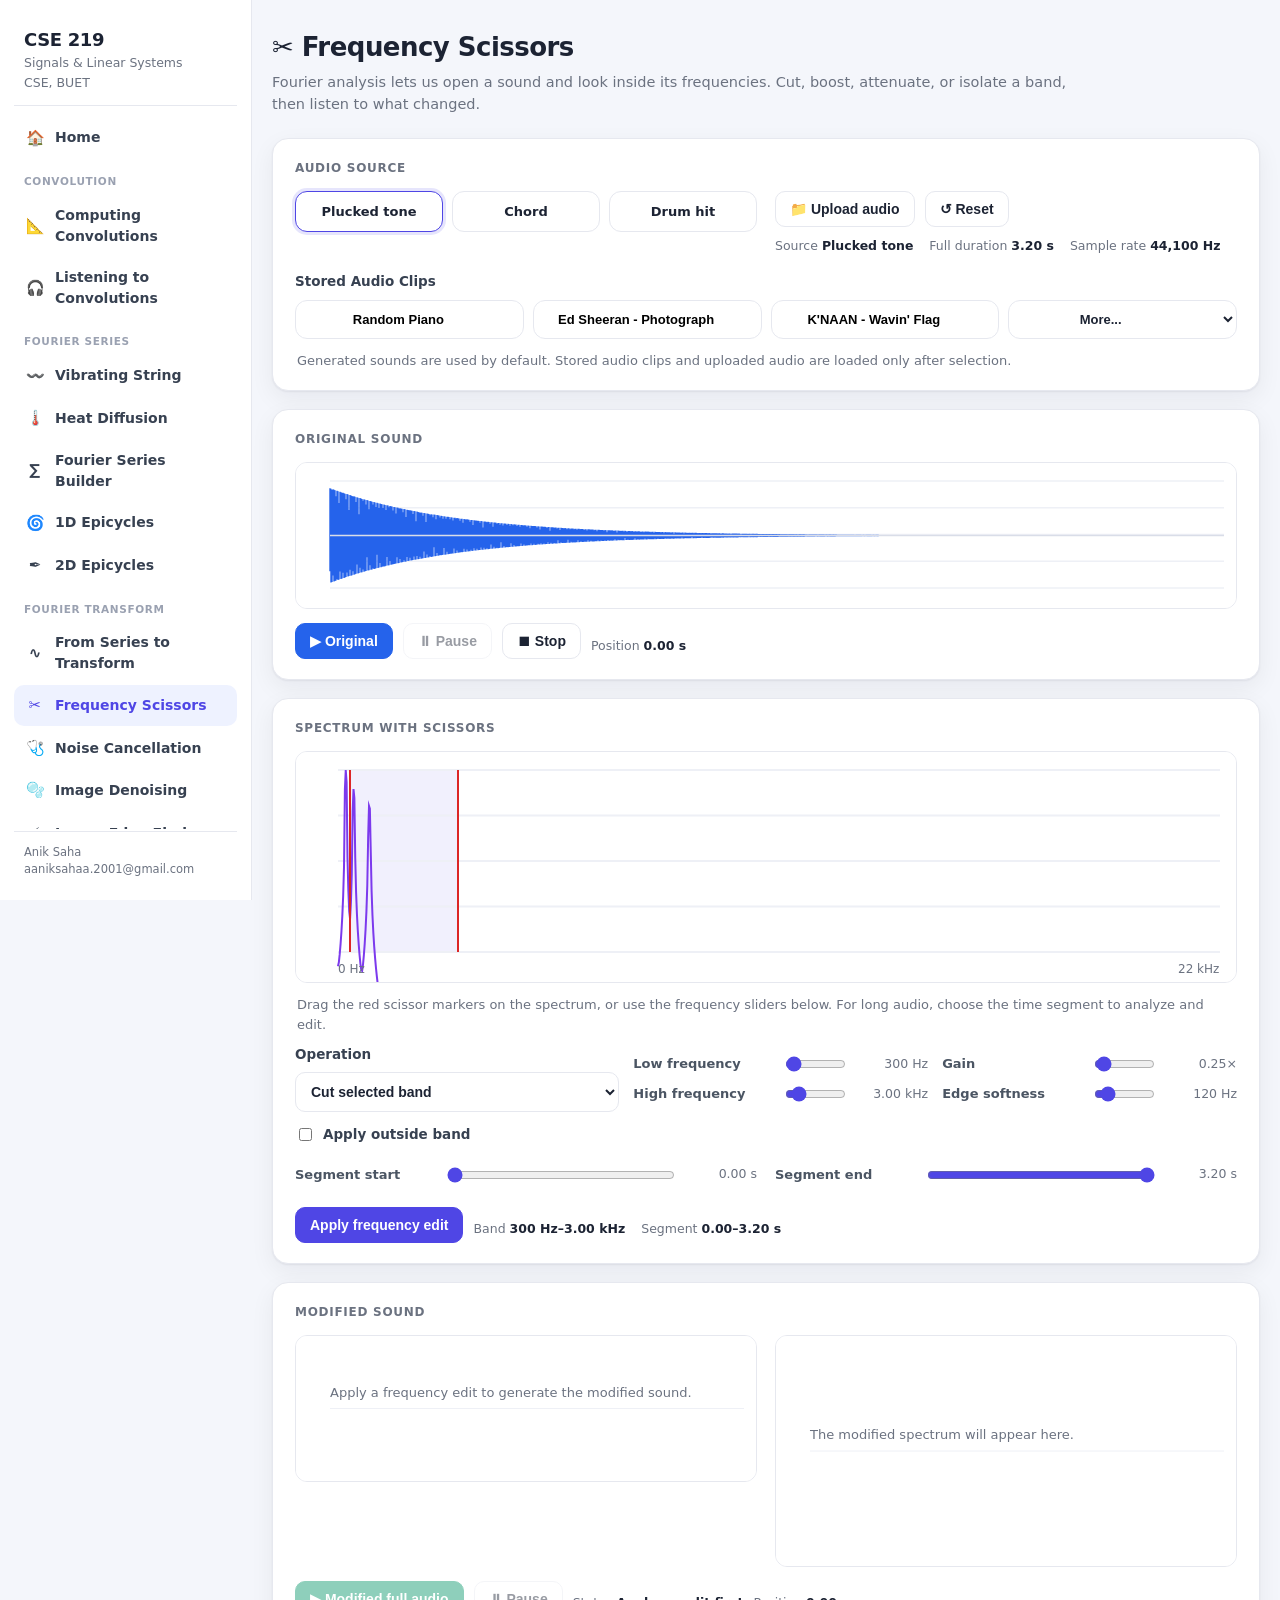
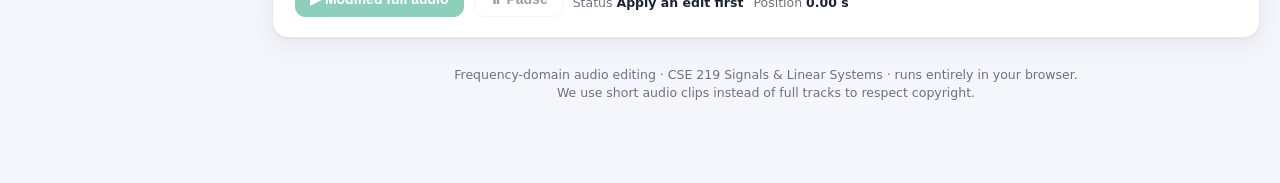
<file: listening-to-frequencies.html>
<!DOCTYPE html>
<html lang="en">
<head>
<meta charset="UTF-8" />
<meta name="viewport" content="width=device-width, initial-scale=1.0" />
<title>✂️ Frequency Scissors · CSE 219</title>
<link rel="stylesheet" href="assets/site.css" />
<script src="assets/site.js" defer></script>
<script src="assets/audio-fourier.js"></script>
<style>
  :root{--bg:#f4f6fb;--card:#fff;--ink:#1c2333;--muted:#6b7280;--line:#e6e8ef;--accent:#4f46e5;--input:#2563eb;--out:#059669;--shadow:0 1px 2px rgba(16,24,40,.06),0 8px 24px rgba(16,24,40,.06);--radius:16px}
  *{box-sizing:border-box} body{background:var(--bg);color:var(--ink)}
  .wrap{max-width:1160px;margin:0 auto;padding:28px 20px 80px}
  header.app{margin-bottom:22px}.title h1{font-size:26px;margin:0;letter-spacing:-.02em}.title p{margin:5px 0 0;color:var(--muted);font-size:14.5px;max-width:820px}
  .card{background:var(--card);border:1px solid var(--line);border-radius:var(--radius);box-shadow:var(--shadow);padding:20px 22px;margin-bottom:18px}
  .card h2{font-size:12px;margin:0 0 14px;color:var(--muted);font-weight:800;letter-spacing:.06em;text-transform:uppercase}
  .grid2{display:grid;grid-template-columns:1fr 1fr;gap:18px}.grid3{display:grid;grid-template-columns:1.1fr 1fr 1fr;gap:14px}.grid2>* ,.grid3>*{min-width:0}
  .control{display:grid;grid-template-columns:140px 1fr 74px;align-items:center;gap:10px;margin:10px 0}.control label{font-size:13px;font-weight:700;color:#4b5563}.control input[type=range]{width:100%;accent-color:var(--accent)}.control .val{font-variant-numeric:tabular-nums;font-size:12.5px;color:var(--muted);text-align:right}
  select{width:100%;padding:10px 11px;border:1px solid var(--line);border-radius:10px;background:#fff;color:var(--ink);font-size:14px;font-weight:700}
  .row{display:flex;gap:10px;flex-wrap:wrap;align-items:center}.btn{border:1px solid var(--line);background:#fff;color:var(--ink);padding:9px 14px;border-radius:10px;font-size:14px;font-weight:700;cursor:pointer;display:inline-flex;align-items:center;gap:7px}.btn.primary{background:var(--accent);border-color:var(--accent);color:#fff}.btn.in{background:var(--input);border-color:var(--input);color:#fff}.btn.out{background:var(--out);border-color:var(--out);color:#fff}.btn:disabled{opacity:.45;cursor:not-allowed}
  .chips{display:grid;grid-template-columns:repeat(auto-fit,minmax(110px,1fr));gap:9px}.chip{border:1px solid var(--line);background:#fff;border-radius:12px;padding:10px;text-align:center;font-size:13px;font-weight:700;cursor:pointer}.chip.on{border-color:var(--accent);box-shadow:0 0 0 3px rgba(79,70,229,.14)}.asset-line{display:grid;grid-template-columns:repeat(auto-fit,minmax(110px,1fr));gap:9px}.asset-quick{display:contents}.asset-select-wrap{position:relative;min-width:0}.asset-select-chip{width:100%;min-height:39px;padding:9px 42px 9px 10px;border-radius:12px;text-align:center;text-align-last:center}.asset-chip{position:relative;padding-right:32px}.asset-state{position:absolute;right:9px;top:8px;width:16px;height:16px;border-radius:50%;display:none;place-items:center;font-size:12px;line-height:1;pointer-events:none}.asset-select-wrap .asset-state{right:28px}.asset-chip.loading .asset-state,.asset-select-wrap.loading .asset-state{display:block;border:2px solid #d1d5db;border-top-color:var(--accent);animation:assetSpin .75s linear infinite}.asset-chip.done .asset-state,.asset-select-wrap.done .asset-state{display:grid;background:#059669;color:#fff;font-weight:900}.asset-chip.error .asset-state,.asset-select-wrap.error .asset-state{display:grid;background:#dc2626;color:#fff;font-weight:900}@keyframes assetSpin{to{transform:rotate(360deg)}}
  .wave-wrap{position:relative;background:#fff;border:1px solid var(--line);border-radius:12px;overflow:hidden}canvas{display:block;width:100%;touch-action:none}#originalWaveCanvas,#modifiedWaveCanvas{height:145px}#spectrumCanvas,#modifiedSpectrumCanvas{height:230px}#spectrumCanvas{cursor:ew-resize}
  .toggle{display:inline-flex;align-items:center;gap:8px;font-size:13.5px;font-weight:700;color:#374151;cursor:pointer;user-select:none}.toggle input{accent-color:var(--accent)}
  .meta{display:flex;gap:16px;flex-wrap:wrap;color:var(--muted);font-size:12.5px;margin-top:10px}.meta b{color:var(--ink);font-variant-numeric:tabular-nums}.hint{font-size:13px;color:var(--muted);margin:12px 2px 0}.hidden{display:none!important}
  footer{text-align:center;color:var(--muted);font-size:12.5px;margin-top:28px}
  @media(max-width:860px){.grid2,.grid3{grid-template-columns:1fr}.control{grid-template-columns:1fr;gap:6px}.control .val{text-align:left}}
</style>
</head>
<body>
<div class="site">
  <aside class="sidebar" id="siteSidebar"></aside>
  <main class="content"><div class="wrap">
    <header class="app"><div class="title">
      <h1>✂️ Frequency Scissors</h1>
      <p>Fourier analysis lets us open a sound and look inside its frequencies. Cut, boost, attenuate, or isolate a band, then listen to what changed.</p>
    </div></header>

    <section class="card">
      <h2>Audio source</h2>
      <div class="grid2">
        <div>
          <div class="chips" id="sampleChips"></div>
        </div>
        <div>
          <div class="row"><button class="btn" id="uploadBtn">📁 Upload audio</button><input class="hidden" id="fileInput" type="file" accept="audio/*" /><button class="btn" id="resetBtn">↺ Reset</button></div>
          <div class="meta"><span>Source <b id="sourceName">—</b></span><span>Full duration <b id="durVal">—</b></span><span>Sample rate <b id="srVal">—</b></span></div>
        </div>
      </div>
      <div style="margin-top:16px">
        <label class="toggle" style="display:block;margin-bottom:8px">Stored Audio Clips</label>
        <div class="asset-line">
          <div class="asset-quick" id="assetQuick"></div>
          <div class="asset-select-wrap hidden" id="assetSelectWrap">
            <select id="assetSelect"><option value="">Loading stored audio clips...</option></select>
            <span class="asset-state" id="assetSelectState"></span>
          </div>
        </div>
      </div>
      <p class="hint" id="assetHint">Generated sounds are used by default. Stored audio clips and uploaded audio are loaded only after selection.</p>
    </section>

    <section class="card">
      <h2>Original sound</h2>
      <div class="wave-wrap"><canvas id="originalWaveCanvas" height="145"></canvas></div>
      <div class="row" style="margin-top:14px">
        <button class="btn in" id="playOriginal">▶ Original</button>
        <button class="btn" id="pauseOriginal" disabled>⏸ Pause</button>
        <button class="btn" id="stopBtn">⏹ Stop</button>
        <span class="meta"><span>Position <b id="originalPos">0.00 s</b></span></span>
      </div>
    </section>

    <section class="card">
      <h2>Spectrum with scissors</h2>
      <div class="wave-wrap"><canvas id="spectrumCanvas" height="230"></canvas></div>
      <p class="hint">Drag the red scissor markers on the spectrum, or use the frequency sliders below. For long audio, choose the time segment to analyze and edit.</p>
      <div class="grid3" style="margin-top:10px">
        <div>
          <label class="toggle" style="display:block;margin-bottom:8px">Operation</label>
          <select id="operationSelect">
            <option value="cut">Cut selected band</option>
            <option value="attenuate">Attenuate selected band</option>
            <option value="amplify">Amplify selected band</option>
            <option value="isolate">Isolate selected band</option>
          </select>
          <div class="row" style="margin-top:12px"><label class="toggle"><input type="checkbox" id="invertToggle" /> Apply outside band</label></div>
        </div>
        <div>
          <div class="control"><label for="lowSlider">Low frequency</label><input id="lowSlider" type="range" min="20" max="24000" step="10" value="300" /><span class="val" id="lowVal">300 Hz</span></div>
          <div class="control"><label for="highSlider">High frequency</label><input id="highSlider" type="range" min="20" max="24000" step="10" value="3000" /><span class="val" id="highVal">3000 Hz</span></div>
        </div>
        <div>
          <div class="control"><label for="gainSlider">Gain</label><input id="gainSlider" type="range" min="0.05" max="4" step="0.05" value="0.25" /><span class="val" id="gainVal">0.25×</span></div>
          <div class="control"><label for="softSlider">Edge softness</label><input id="softSlider" type="range" min="0" max="1000" step="10" value="120" /><span class="val" id="softVal">120 Hz</span></div>
        </div>
      </div>
      <div class="grid2" style="margin-top:10px">
        <div class="control"><label for="startSlider">Segment start</label><input id="startSlider" type="range" min="0" max="1" step="0.01" value="0" /><span class="val" id="startVal">0.00 s</span></div>
        <div class="control"><label for="endSlider">Segment end</label><input id="endSlider" type="range" min="0" max="1" step="0.01" value="1" /><span class="val" id="endVal">1.00 s</span></div>
      </div>
      <div class="row" style="margin-top:12px"><button class="btn primary" id="applyBtn">Apply frequency edit</button><span class="meta"><span>Band <b id="bandVal">300–3000 Hz</b></span><span>Segment <b id="segmentVal">0.00–1.00 s</b></span></span></div>
    </section>

    <section class="card">
      <h2>Modified sound</h2>
      <div class="grid2">
        <div>
          <div class="wave-wrap"><canvas id="modifiedWaveCanvas" height="145"></canvas></div>
        </div>
        <div>
          <div class="wave-wrap"><canvas id="modifiedSpectrumCanvas" height="230"></canvas></div>
        </div>
      </div>
      <div class="row" style="margin-top:14px">
        <button class="btn out" id="playModified" disabled>▶ Modified full audio</button>
        <button class="btn" id="pauseModified" disabled>⏸ Pause</button>
        <span class="meta"><span>Status <b id="modifiedStatus">Apply an edit first</b></span></span>
        <span class="meta"><span>Position <b id="modifiedPos">0.00 s</b></span></span>
      </div>
    </section>

    <footer>Frequency-domain audio editing · CSE 219 Signals &amp; Linear Systems · runs entirely in your browser.<br>We use short audio clips instead of full tracks to respect copyright.</footer>
  </div></main>
</div>

<script>
"use strict";
const $ = id => document.getElementById(id);
const DSP = window.CSE219AudioFourier;
const samples = [
  {id:"pluck", label:"Plucked tone"},
  {id:"chord", label:"Chord"},
  {id:"drum", label:"Drum hit"}
];
let source = null, processed = null, draggingMarker = null;
let audioAssets = [];
let assetLoadToken = 0;
const playbackIds = { original:"frequency-original", modified:"frequency-modified" };

function cfg(){
  return {
    operation:$("operationSelect").value,
    low:+$("lowSlider").value,
    high:+$("highSlider").value,
    gain:+$("gainSlider").value,
    softness:+$("softSlider").value,
    invert:$("invertToggle").checked,
    fftSize:2048,
    hop:512
  };
}
function fmtHz(v){ return v >= 1000 ? (v/1000).toFixed(v>=10000?1:2)+" kHz" : Math.round(v)+" Hz"; }
function fmtTime(v){
  const m = Math.floor(v / 60), s = Math.round(v - m * 60);
  return m ? `${m}:${String(s).padStart(2,"0")}` : `${s}s`;
}
function fmtSeconds(v){ return `${(v || 0).toFixed(2)} s`; }
function assetLabel(asset){
  const range = Number.isFinite(asset.end) ? ` · ${fmtTime(asset.start)}-${fmtTime(asset.end)}` : "";
  return `${asset.name}${range}`;
}
function clearStoredAudioSelection(){
  document.querySelectorAll(".asset-chip").forEach(c=>c.classList.remove("on","loading","done","error"));
  $("assetSelect").value = "";
  setAssetSelectState("idle");
}
function setStoredAudioSelection(assetId){
  document.querySelectorAll(".asset-chip").forEach(c=>c.classList.toggle("on", c.dataset.id === assetId));
  const select = $("assetSelect");
  select.value = Array.from(select.options).some(o=>o.value === assetId) ? assetId : "";
}
function setAssetLoadState(assetId, state){
  const select = $("assetSelect");
  const selectHasAsset = Array.from(select.options).some(o=>o.value === assetId);
  const selectWrap = $("assetSelectWrap");
  selectWrap.classList.toggle("loading", selectHasAsset && state === "loading");
  selectWrap.classList.toggle("done", selectHasAsset && state === "done");
  selectWrap.classList.toggle("error", selectHasAsset && state === "error");
  $("assetSelectState").textContent = state === "done" ? "✓" : state === "error" ? "!" : "";
  document.querySelectorAll(".asset-chip").forEach(chip=>{
    if(chip.dataset.id !== assetId) chip.classList.remove("loading","done","error");
    else{
      chip.classList.toggle("loading", state === "loading");
      chip.classList.toggle("done", state === "done");
      chip.classList.toggle("error", state === "error");
      const marker = chip.querySelector(".asset-state");
      if(marker) marker.textContent = state === "done" ? "✓" : state === "error" ? "!" : "";
    }
  });
}
function setAssetSelectState(state){
  const wrap = $("assetSelectWrap");
  wrap.classList.toggle("loading", state === "loading");
  wrap.classList.toggle("done", state === "done");
  wrap.classList.toggle("error", state === "error");
  $("assetSelectState").textContent = state === "done" ? "✓" : state === "error" ? "!" : "";
}
function syncLabels(){
  let lo=+$("lowSlider").value, hi=+$("highSlider").value;
  if(lo>hi){ [lo,hi]=[hi,lo]; }
  $("lowVal").textContent=fmtHz(+$("lowSlider").value);
  $("highVal").textContent=fmtHz(+$("highSlider").value);
  $("gainVal").textContent=(+$("gainSlider").value).toFixed(2)+"×";
  $("softVal").textContent=fmtHz(+$("softSlider").value);
  $("bandVal").textContent=fmtHz(lo)+"–"+fmtHz(hi);
  if(source){
    const s = segmentBounds();
    $("startSlider").value = s.start.toFixed(3);
    $("endSlider").value = s.end.toFixed(3);
    $("startVal").textContent = s.start.toFixed(2)+" s";
    $("endVal").textContent = s.end.toFixed(2)+" s";
    $("segmentVal").textContent = s.start.toFixed(2)+"–"+s.end.toFixed(2)+" s";
  }
}
function fullDuration(){ return source ? source.data.length / source.sr : 0; }
function segmentBounds(){
  const dur = fullDuration();
  let start = DSP.clamp(+$("startSlider").value || 0, 0, dur);
  let end = DSP.clamp(+$("endSlider").value || dur, 0, dur);
  if(start > Math.max(0, dur - 0.05)) start = Math.max(0, dur - 0.05);
  if(end < start + 0.05) end = Math.min(dur, start + 0.05);
  const a = Math.floor(start * source.sr);
  const b = Math.max(a + 1, Math.min(source.data.length, Math.floor(end * source.sr)));
  return {start:a / source.sr, end:b / source.sr, a, b};
}
function selectedSegment(){
  const s = segmentBounds();
  return source.data.slice(s.a, s.b);
}
function resetSegmentControls(){
  if(!source) return;
  const dur = fullDuration();
  const step = Math.max(0.01, dur / 2000);
  ["startSlider","endSlider"].forEach(id=>{
    $(id).max = dur.toFixed(3);
    $(id).step = step.toFixed(3);
  });
  $("startSlider").value = "0";
  $("endSlider").value = dur.toFixed(3);
}
function resetFrequencyControls(){
  if(!source) return;
  const nyq = source.sr / 2;
  ["lowSlider","highSlider"].forEach(id=>{
    $(id).max = Math.floor(nyq).toString();
    if(+$(`${id}`).value > nyq) $(id).value = Math.floor(nyq).toString();
  });
}
function clearAnalysis(){
  if(source){
    source._analysis = null;
    source._analysisKey = "";
  }
}
function drawEmptyCanvas(canvas, message){
  const rect = canvas.getBoundingClientRect();
  const dpr = window.devicePixelRatio || 1;
  const w = Math.max(320, Math.round(rect.width * dpr));
  const h = Math.max(145, Math.round(rect.height * dpr));
  if(canvas.width !== w || canvas.height !== h){ canvas.width = w; canvas.height = h; }
  const ctx = canvas.getContext("2d");
  ctx.setTransform(dpr,0,0,dpr,0,0);
  ctx.clearRect(0,0,w/dpr,h/dpr);
  ctx.fillStyle = "#fff";
  ctx.fillRect(0,0,w/dpr,h/dpr);
  ctx.strokeStyle = "#eef0f6";
  ctx.beginPath(); ctx.moveTo(34,h/dpr/2); ctx.lineTo(w/dpr-12,h/dpr/2); ctx.stroke();
  ctx.fillStyle = "#6b7280";
  ctx.font = "13px system-ui, sans-serif";
  ctx.fillText(message, 34, h/dpr/2 - 12);
}
function drawEmptyModified(){
  drawEmptyCanvas($("modifiedWaveCanvas"), "Apply a frequency edit to generate the modified sound.");
  drawEmptyCanvas($("modifiedSpectrumCanvas"), "The modified spectrum will appear here.");
}
function cursorFor(kind){
  const st = DSP.playbackState();
  return st.id === playbackIds[kind] && (st.playing || st.paused) ? st.position : null;
}
function drawTrackedWaveforms(){
  if(!source) return;
  DSP.drawWave($("originalWaveCanvas"), source.data, source.sr, "#2563eb", cursorFor("original"));
  if(processed) DSP.drawWave($("modifiedWaveCanvas"), processed.data, source.sr, "#059669", cursorFor("modified"));
  else drawEmptyCanvas($("modifiedWaveCanvas"), "Apply a frequency edit to generate the modified sound.");
}
function updatePlaybackUi(st = DSP.playbackState()){
  const originalActive = st.id === playbackIds.original && (st.playing || st.paused);
  const modifiedActive = st.id === playbackIds.modified && (st.playing || st.paused);
  $("pauseOriginal").disabled = !originalActive;
  $("pauseModified").disabled = !modifiedActive || !processed;
  $("pauseOriginal").textContent = originalActive && st.paused ? "▶ Resume" : "⏸ Pause";
  $("pauseModified").textContent = modifiedActive && st.paused ? "▶ Resume" : "⏸ Pause";
  $("originalPos").textContent = originalActive ? fmtSeconds(st.position) : "0.00 s";
  $("modifiedPos").textContent = modifiedActive ? fmtSeconds(st.position) : "0.00 s";
  drawTrackedWaveforms();
}
function playTracked(kind, data, sr){
  DSP.play(data, sr, {
    id: playbackIds[kind],
    onUpdate: updatePlaybackUi,
    onEnded: updatePlaybackUi
  });
}
function invalidateProcessed(){
  if(DSP.playbackState().id === playbackIds.modified) DSP.stop();
  processed = null;
}
function render(){
  if(!source) return;
  syncLabels();
  const originalAnalysis = sourceAnalysis();
  DSP.drawWave($("originalWaveCanvas"), source.data, source.sr, "#2563eb", cursorFor("original"));
  DSP.drawSpectrum($("spectrumCanvas"), originalAnalysis.avg, source.sr, originalAnalysis.fftSize, cfg());
  if(processed){
    DSP.drawWave($("modifiedWaveCanvas"), processed.data, source.sr, "#059669", cursorFor("modified"));
    DSP.drawSpectrum($("modifiedSpectrumCanvas"), processed.avgOut, source.sr, processed.fftSize, cfg());
    $("playModified").disabled = false;
    $("modifiedStatus").textContent = "Ready";
  }else{
    drawEmptyModified();
    $("playModified").disabled = true;
    $("modifiedStatus").textContent = "Apply an edit first";
  }
  $("sourceName").textContent = source.name;
  $("durVal").textContent = (source.data.length/source.sr).toFixed(2)+" s";
  $("srVal").textContent = Math.round(source.sr).toLocaleString()+" Hz";
  updatePlaybackUi();
}
function sourceAnalysis(){
  const s = segmentBounds();
  const key = `${s.a}:${s.b}`;
  if(!source._analysis || source._analysisKey !== key){
    source._analysis = DSP.stftProcess(selectedSegment(), source.sr, {operation:"attenuate",low:0,high:0,gain:1,softness:0,fftSize:2048,hop:512});
    source._analysisKey = key;
  }
  return source._analysis;
}
function loadGenerated(id){
  assetLoadToken++;
  DSP.stop();
  source = DSP.makeSample(id);
  source.name = samples.find(s=>s.id===id).label;
  processed = null;
  clearAnalysis();
  resetSegmentControls();
  resetFrequencyControls();
  document.querySelectorAll(".chip").forEach(c=>c.classList.toggle("on", c.dataset.id===id));
  clearStoredAudioSelection();
  if(audioAssets.length > 3) $("assetSelect").disabled = false;
  render();
}
async function loadStoredAsset(assetId){
  const asset = audioAssets.find(a=>a.id===assetId);
  if(!asset) return;
  const token = ++assetLoadToken;
  const select = $("assetSelect");
  select.disabled = true;
  $("sourceName").textContent = "Loading...";
  setAssetLoadState(assetId, "loading");
  try{
    DSP.stop();
    const decoded = await DSP.decodeAsset(asset);
    if(token !== assetLoadToken) return;
    source = decoded;
    if(source.assetWindow) source.name = `${source.name} (${fmtTime(source.assetWindow.start)}-${fmtTime(source.assetWindow.end)})`;
    processed = null;
    clearAnalysis();
    resetSegmentControls();
    resetFrequencyControls();
    document.querySelectorAll(".chip").forEach(c=>c.classList.remove("on"));
    setStoredAudioSelection(assetId);
    render();
    setAssetLoadState(assetId, "done");
    setTimeout(()=>{ if(token === assetLoadToken) setAssetLoadState(assetId, "idle"); }, 1000);
  }catch(err){
    if(token === assetLoadToken) setAssetLoadState(assetId, "error");
    $("assetHint").textContent = err.message || "Could not load stored audio clip.";
    select.value = "";
  }finally{
    if(token === assetLoadToken) select.disabled = false;
  }
}
async function initAudioAssets(){
  const select = $("assetSelect");
  const selectWrap = $("assetSelectWrap");
  const quick = $("assetQuick");
  try{
    audioAssets = await DSP.loadAudioLibrary();
    if(!audioAssets.length){
      quick.innerHTML = `<div class="hint" style="margin:0">No stored audio clips found.</div>`;
      select.innerHTML = `<option value="">No stored audio clips found</option>`;
      select.disabled = true;
      selectWrap.classList.add("hidden");
      return;
    }
    const visibleAssets = audioAssets.slice(0, 3);
    const extraAssets = audioAssets.slice(3);
    quick.innerHTML = "";
    visibleAssets.forEach(asset=>{
      const button = document.createElement("button");
      button.type = "button";
      button.className = "chip asset-chip";
      button.dataset.id = asset.id;
      button.textContent = asset.name;
      button.appendChild(Object.assign(document.createElement("span"), {className:"asset-state"}));
      button.title = assetLabel(asset);
      button.addEventListener("click",()=>loadStoredAsset(asset.id));
      quick.appendChild(button);
    });
    if(extraAssets.length){
      select.className = "chip asset-select-chip";
      select.innerHTML = `<option value="">More...</option>` +
        extraAssets.map(a=>`<option value="${a.id}">${assetLabel(a)}</option>`).join("");
      select.disabled = false;
      selectWrap.classList.remove("hidden");
    }else{
      select.innerHTML = `<option value="">No more stored audio clips</option>`;
      select.disabled = true;
      selectWrap.classList.add("hidden");
    }
  }catch(err){
    quick.innerHTML = "";
    select.innerHTML = `<option value="">Stored audio clips unavailable</option>`;
    select.disabled = true;
    selectWrap.classList.add("hidden");
    $("assetHint").textContent = err.message || "Stored audio clips unavailable.";
  }
}
async function loadUpload(file){
  assetLoadToken++;
  DSP.stop();
  source = await DSP.decodeFile(file);
  processed = null;
  clearAnalysis();
  resetSegmentControls();
  resetFrequencyControls();
  document.querySelectorAll(".chip").forEach(c=>c.classList.remove("on"));
  clearStoredAudioSelection();
  if(audioAssets.length > 3) $("assetSelect").disabled = false;
  render();
}
function applyEdit(){
  if(!source) return;
  const st = DSP.playbackState();
  if(st.id === playbackIds.modified) DSP.stop();
  syncLabels();
  const s = segmentBounds();
  const edited = DSP.stftProcess(selectedSegment(), source.sr, cfg());
  const full = new Float32Array(source.data);
  full.set(edited.data.subarray(0, s.b - s.a), s.a);
  processed = {
    data: full,
    segmentData: edited.data,
    avgOut: edited.avgOut,
    spectrogram: edited.spectrogram,
    fftSize: edited.fftSize,
    hop: edited.hop
  };
  render();
}
function freqFromEvent(e){
  const r=$("spectrumCanvas").getBoundingClientRect();
  const x=Math.max(0,Math.min(1,(e.clientX-r.left-42)/Math.max(1,r.width-58)));
  return Math.round(x*(source.sr/2)/10)*10;
}
function init(){
  const box=$("sampleChips");
  samples.forEach(s=>{const c=document.createElement("div");c.className="chip";c.dataset.id=s.id;c.textContent=s.label;c.addEventListener("click",()=>loadGenerated(s.id));box.appendChild(c);});
  $("uploadBtn").addEventListener("click",()=>$("fileInput").click());
  $("fileInput").addEventListener("change",e=>{if(e.target.files[0])loadUpload(e.target.files[0]);});
  $("assetSelect").addEventListener("change",e=>{if(e.target.value)loadStoredAsset(e.target.value);});
  $("resetBtn").addEventListener("click",()=>{clearStoredAudioSelection();loadGenerated("pluck");});
  ["operationSelect","lowSlider","highSlider","gainSlider","softSlider","invertToggle"].forEach(id=>$(id).addEventListener("input",()=>{invalidateProcessed();syncLabels();render();}));
  ["startSlider","endSlider"].forEach(id=>$(id).addEventListener("input",()=>{invalidateProcessed();clearAnalysis();syncLabels();render();}));
  $("applyBtn").addEventListener("click",applyEdit);
  $("playOriginal").addEventListener("click",()=>source&&playTracked("original",source.data,source.sr));
  $("playModified").addEventListener("click",()=>processed&&playTracked("modified",processed.data,source.sr));
  $("pauseOriginal").addEventListener("click",()=>{DSP.togglePause();updatePlaybackUi();});
  $("pauseModified").addEventListener("click",()=>{DSP.togglePause();updatePlaybackUi();});
  $("stopBtn").addEventListener("click",()=>{DSP.stop();updatePlaybackUi();});
  $("spectrumCanvas").addEventListener("pointerdown",e=>{if(!source)return;const f=freqFromEvent(e),lo=+$("lowSlider").value,hi=+$("highSlider").value;draggingMarker=Math.abs(f-lo)<Math.abs(f-hi)?"low":"high";$(draggingMarker+"Slider").value=f;processed=null;syncLabels();render();});
  $("spectrumCanvas").addEventListener("pointermove",e=>{if(!draggingMarker||!source)return;$(draggingMarker+"Slider").value=DSP.clamp(freqFromEvent(e),20,source.sr/2);processed=null;syncLabels();render();});
  window.addEventListener("pointerup",()=>draggingMarker=null);
  window.addEventListener("resize",render);
  initAudioAssets();
  loadGenerated("pluck");
}
document.addEventListener("DOMContentLoaded",init);
</script>
</body>
</html>
</file>
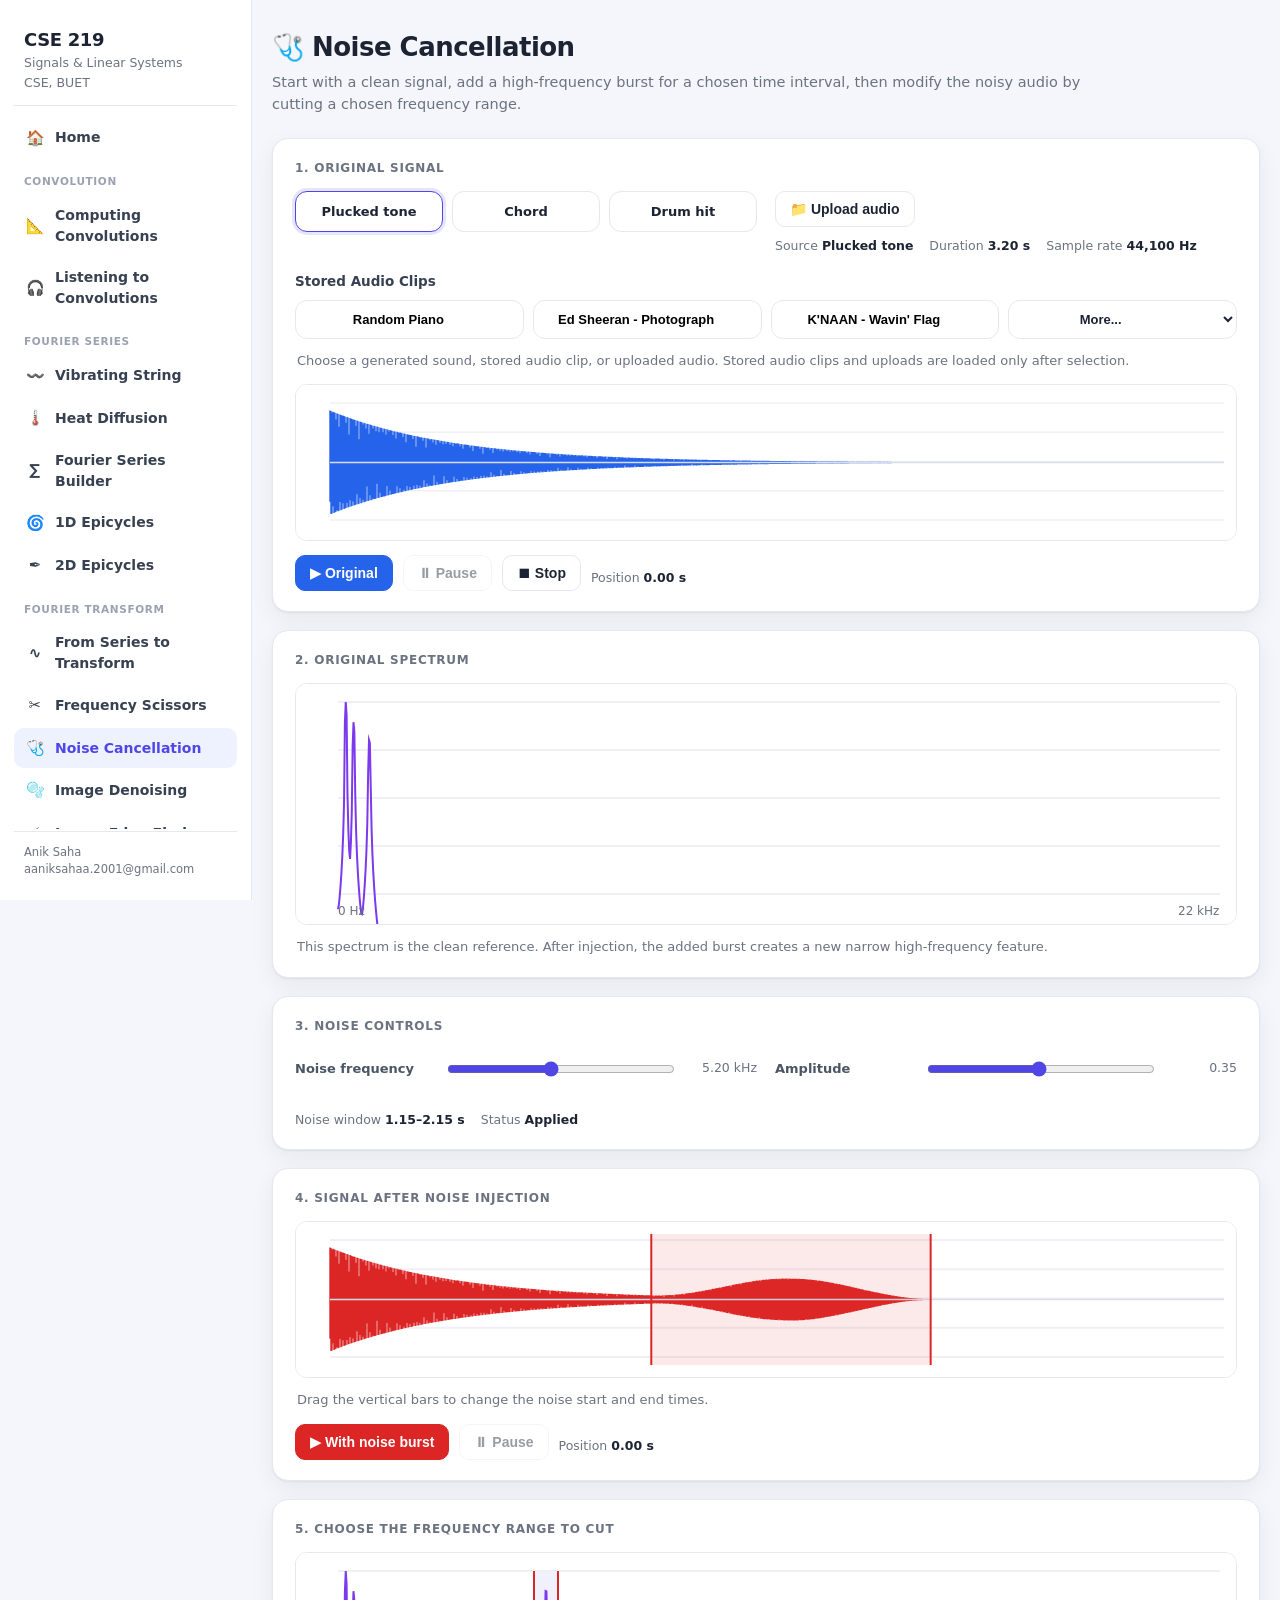
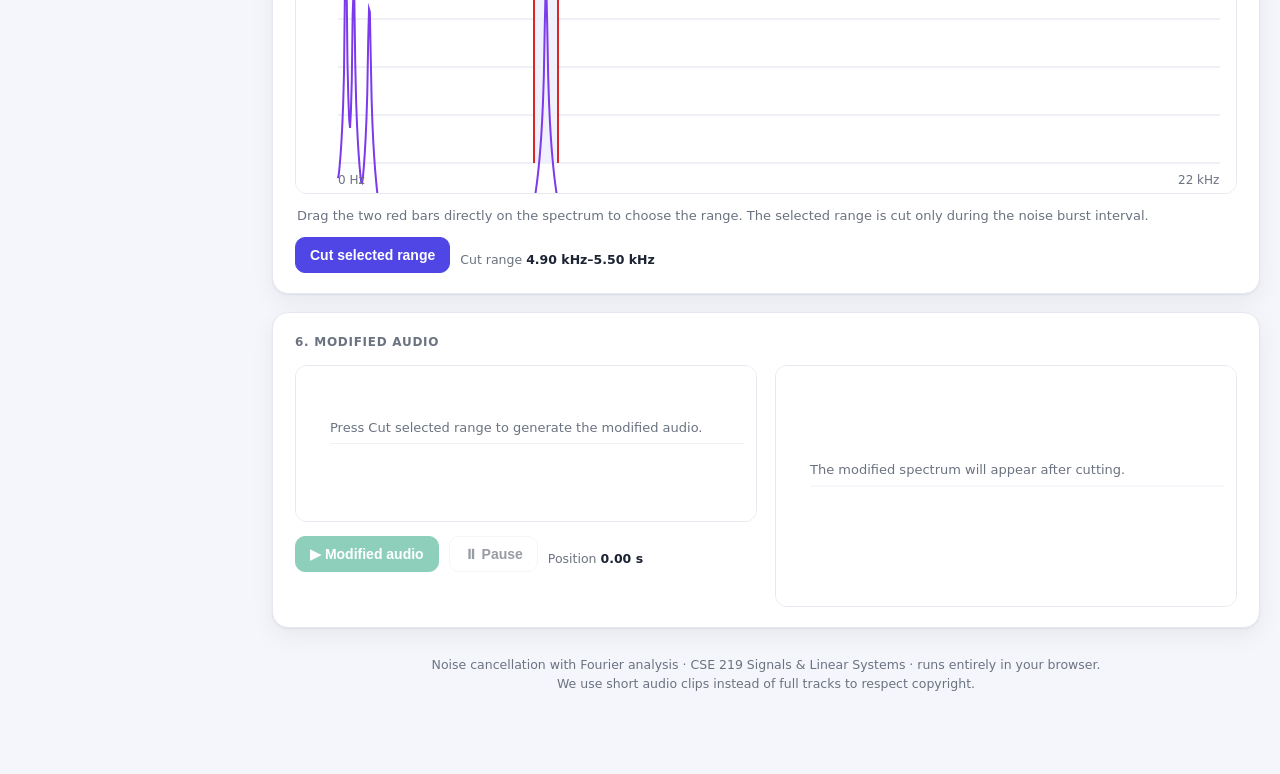
<file: noise-surgery.html>
<!DOCTYPE html>
<html lang="en">
<head>
<meta charset="UTF-8" />
<meta name="viewport" content="width=device-width, initial-scale=1.0" />
<title>🩺 Noise Cancellation · CSE 219</title>
<link rel="stylesheet" href="assets/site.css" />
<script src="assets/site.js" defer></script>
<script src="assets/audio-fourier.js"></script>
<style>
  :root{--bg:#f4f6fb;--card:#fff;--ink:#1c2333;--muted:#6b7280;--line:#e6e8ef;--accent:#4f46e5;--clean:#2563eb;--noisy:#dc2626;--fixed:#059669;--shadow:0 1px 2px rgba(16,24,40,.06),0 8px 24px rgba(16,24,40,.06);--radius:16px}
  *{box-sizing:border-box}body{background:var(--bg);color:var(--ink)}.wrap{max-width:1160px;margin:0 auto;padding:28px 20px 80px}
  header.app{margin-bottom:22px}.title h1{font-size:26px;margin:0;letter-spacing:-.02em}.title p{margin:5px 0 0;color:var(--muted);font-size:14.5px;max-width:820px}
  .card{background:var(--card);border:1px solid var(--line);border-radius:var(--radius);box-shadow:var(--shadow);padding:20px 22px;margin-bottom:18px}.card h2{font-size:12px;margin:0 0 14px;color:var(--muted);font-weight:800;letter-spacing:.06em;text-transform:uppercase}
  .grid2{display:grid;grid-template-columns:1fr 1fr;gap:18px}.grid3{display:grid;grid-template-columns:1fr 1fr 1fr;gap:14px}.grid2>* ,.grid3>*{min-width:0}
  .control{display:grid;grid-template-columns:140px 1fr 74px;align-items:center;gap:10px;margin:10px 0}.control label{font-size:13px;font-weight:700;color:#4b5563}.control input[type=range]{width:100%;accent-color:var(--accent)}.control .val{font-variant-numeric:tabular-nums;font-size:12.5px;color:var(--muted);text-align:right}
  select{width:100%;padding:10px 11px;border:1px solid var(--line);border-radius:10px;background:#fff;color:var(--ink);font-size:14px;font-weight:700}.row{display:flex;gap:10px;flex-wrap:wrap;align-items:center}.btn{border:1px solid var(--line);background:#fff;color:var(--ink);padding:9px 14px;border-radius:10px;font-size:14px;font-weight:700;cursor:pointer;display:inline-flex;align-items:center;gap:7px}.btn.clean{background:var(--clean);border-color:var(--clean);color:#fff}.btn.noisy{background:var(--noisy);border-color:var(--noisy);color:#fff}.btn.fixed{background:var(--fixed);border-color:var(--fixed);color:#fff}.btn.primary{background:var(--accent);border-color:var(--accent);color:#fff}.btn:disabled{opacity:.45;cursor:not-allowed}
  .chips{display:grid;grid-template-columns:repeat(auto-fit,minmax(110px,1fr));gap:9px}.chip{border:1px solid var(--line);background:#fff;border-radius:12px;padding:10px;text-align:center;font-size:13px;font-weight:700;cursor:pointer}.chip.on{border-color:var(--accent);box-shadow:0 0 0 3px rgba(79,70,229,.14)}.asset-line{display:grid;grid-template-columns:repeat(auto-fit,minmax(110px,1fr));gap:9px}.asset-quick{display:contents}.asset-select-wrap{position:relative;min-width:0}.asset-select-chip{width:100%;min-height:39px;padding:9px 42px 9px 10px;border-radius:12px;text-align:center;text-align-last:center}.asset-chip{position:relative;padding-right:32px}.asset-state{position:absolute;right:9px;top:8px;width:16px;height:16px;border-radius:50%;display:none;place-items:center;font-size:12px;line-height:1;pointer-events:none}.asset-select-wrap .asset-state{right:28px}.asset-chip.loading .asset-state,.asset-select-wrap.loading .asset-state{display:block;border:2px solid #d1d5db;border-top-color:var(--accent);animation:assetSpin .75s linear infinite}.asset-chip.done .asset-state,.asset-select-wrap.done .asset-state{display:grid;background:#059669;color:#fff;font-weight:900}.asset-chip.error .asset-state,.asset-select-wrap.error .asset-state{display:grid;background:#dc2626;color:#fff;font-weight:900}@keyframes assetSpin{to{transform:rotate(360deg)}}
  .wave-wrap{position:relative;background:#fff;border:1px solid var(--line);border-radius:12px;overflow:hidden}canvas{display:block;width:100%;touch-action:none}#originalWaveCanvas,#noisyWaveCanvas,#cleanedWaveCanvas{height:155px}#originalSpectrumCanvas,#noisySpectrumCanvas,#cleanedSpectrumCanvas{height:240px}#noisyWaveCanvas,#noisySpectrumCanvas{cursor:ew-resize}.toggle{display:inline-flex;align-items:center;gap:8px;font-size:13.5px;font-weight:700;color:#374151;cursor:pointer;user-select:none}.toggle input{accent-color:var(--accent)}
  .meta{display:flex;gap:16px;flex-wrap:wrap;color:var(--muted);font-size:12.5px;margin-top:10px}.meta b{color:var(--ink);font-variant-numeric:tabular-nums}.hint{font-size:13px;color:var(--muted);margin:12px 2px 0}.hidden{display:none!important}footer{text-align:center;color:var(--muted);font-size:12.5px;margin-top:28px}
  @media(max-width:860px){.grid2,.grid3{grid-template-columns:1fr}.control{grid-template-columns:1fr;gap:6px}.control .val{text-align:left}}
</style>
</head>
<body>
<div class="site"><aside class="sidebar" id="siteSidebar"></aside><main class="content"><div class="wrap">
  <header class="app"><div class="title"><h1>🩺 Noise Cancellation</h1><p>Start with a clean signal, add a high-frequency burst for a chosen time interval, then modify the noisy audio by cutting a chosen frequency range.</p></div></header>

  <section class="card"><h2>1. Original signal</h2>
    <div class="grid2">
      <div><div class="chips" id="sampleChips"></div></div>
      <div>
        <div class="row"><button class="btn" id="uploadBtn">📁 Upload audio</button><input class="hidden" id="fileInput" type="file" accept="audio/*" /></div>
        <div class="meta"><span>Source <b id="sourceNameVal">—</b></span><span>Duration <b id="durationVal">—</b></span><span>Sample rate <b id="sampleRateVal">—</b></span></div>
      </div>
    </div>
    <div style="margin-top:16px">
      <label class="toggle" style="display:block;margin-bottom:8px">Stored Audio Clips</label>
      <div class="asset-line">
        <div class="asset-quick" id="assetQuick"></div>
        <div class="asset-select-wrap hidden" id="assetSelectWrap">
          <select id="assetSelect"><option value="">Loading stored audio clips...</option></select>
          <span class="asset-state" id="assetSelectState"></span>
        </div>
      </div>
    </div>
    <p class="hint" id="assetHint">Choose a generated sound, stored audio clip, or uploaded audio. Stored audio clips and uploads are loaded only after selection.</p>
    <div class="wave-wrap" style="margin-top:14px"><canvas id="originalWaveCanvas" height="155"></canvas></div>
    <div class="row" style="margin-top:14px"><button class="btn clean" id="playClean">▶ Original</button><button class="btn" id="pauseClean" disabled>⏸ Pause</button><button class="btn" id="stopBtn">⏹ Stop</button><span class="meta"><span>Position <b id="cleanPos">0.00 s</b></span></span></div>
  </section>

  <section class="card"><h2>2. Original spectrum</h2>
    <div class="wave-wrap"><canvas id="originalSpectrumCanvas" height="240"></canvas></div>
    <p class="hint">This spectrum is the clean reference. After injection, the added burst creates a new narrow high-frequency feature.</p>
  </section>

  <section class="card"><h2>3. Noise controls</h2>
    <div class="grid2">
      <div class="control"><label for="freqSlider">Noise frequency</label><input id="freqSlider" type="range" min="1200" max="10000" step="10" value="5200" /><span class="val" id="freqVal">5.20 kHz</span></div>
      <div class="control"><label for="ampSlider">Amplitude</label><input id="ampSlider" type="range" min="0.01" max="0.70" step="0.01" value="0.35" /><span class="val" id="ampVal">0.35</span></div>
      <input class="hidden" id="startSlider" type="range" min="0" max="3.0" step="0.001" value="1.15" />
      <input class="hidden" id="durSlider" type="range" min="0.08" max="1" step="0.001" value="1.20" />
    </div>
    <div class="row" style="margin-top:12px"><span class="meta"><span>Noise window <b id="burstVal">1.15–2.35 s</b></span><span>Status <b id="noiseStatus">Applied</b></span></span></div>
  </section>

  <section class="card"><h2>4. Signal after Noise Injection</h2>
    <div class="wave-wrap"><canvas id="noisyWaveCanvas" height="155"></canvas></div>
    <p class="hint">Drag the vertical bars to change the noise start and end times.</p>
    <div class="row" style="margin-top:14px"><button class="btn noisy" id="playNoisy">▶ With noise burst</button><button class="btn" id="pauseNoisy" disabled>⏸ Pause</button><span class="meta"><span>Position <b id="noisyPos">0.00 s</b></span></span></div>
  </section>

  <section class="card">
    <h2>5. Choose the frequency range to cut</h2>
    <div class="wave-wrap"><canvas id="noisySpectrumCanvas" height="240"></canvas></div>
    <p class="hint">Drag the two red bars directly on the spectrum to choose the range. The selected range is cut only during the noise burst interval.</p>
    <div class="row" style="margin-top:12px"><button class="btn primary" id="cutBtn">Cut selected range</button><span class="meta"><span>Cut range <b id="cutBandVal">4.90–5.50 kHz</b></span></span></div>
  </section>

  <section class="card"><h2>6. Modified audio</h2>
    <div class="grid2" style="margin-top:12px">
      <div>
        <div class="wave-wrap"><canvas id="cleanedWaveCanvas" height="155"></canvas></div>
        <div class="row" style="margin-top:14px"><button class="btn fixed" id="playCleaned" disabled>▶ Modified audio</button><button class="btn" id="pauseCleaned" disabled>⏸ Pause</button><span class="meta"><span>Position <b id="cleanedPos">0.00 s</b></span></span></div>
      </div>
      <div>
        <div class="wave-wrap"><canvas id="cleanedSpectrumCanvas" height="240"></canvas></div>
      </div>
    </div>
  </section>

  <footer>Noise cancellation with Fourier analysis · CSE 219 Signals &amp; Linear Systems · runs entirely in your browser.<br>We use short audio clips instead of full tracks to respect copyright.</footer>
</div></main></div>

<script>
"use strict";
const $=id=>document.getElementById(id), DSP=window.CSE219AudioFourier;
const presets=[{id:"pluck",label:"Plucked tone"},{id:"chord",label:"Chord"},{id:"drum",label:"Drum hit"}];
let clean=null,noisy=null,cleaned=null,cleanAnalysis=null,noisyAnalysis=null,cleanedAnalysis=null;
let audioAssets=[];
let assetLoadToken=0;
const playbackIds={clean:"noise-clean",noisy:"noise-noisy",cleaned:"noise-cleaned"};
let noiseDirty=false;
let cutLow=4900,cutHigh=5500,appliedLow=4900,appliedHigh=5500,draggingMarker=null,draggingNoiseMarker=null;
function fmtHz(v){return v>=1000?(v/1000).toFixed(2)+" kHz":Math.round(v)+" Hz";}
function fmtTime(v){const m=Math.floor(v/60),s=Math.round(v-m*60);return m?`${m}:${String(s).padStart(2,"0")}`:`${s}s`;}
function fmtSeconds(v){return `${(v||0).toFixed(2)} s`;}
function assetLabel(asset){
  const range=Number.isFinite(asset.end)?` · ${fmtTime(asset.start)}-${fmtTime(asset.end)}`:"";
  return `${asset.name}${range}`;
}
function clearStoredAudioSelection(){
  document.querySelectorAll(".asset-chip").forEach(c=>c.classList.remove("on","loading","done","error"));
  $("assetSelect").value="";
  setAssetSelectState("idle");
}
function setStoredAudioSelection(assetId){
  document.querySelectorAll(".asset-chip").forEach(c=>c.classList.toggle("on",c.dataset.id===assetId));
  const select=$("assetSelect");
  select.value=Array.from(select.options).some(o=>o.value===assetId)?assetId:"";
}
function setAssetLoadState(assetId,state){
  const select=$("assetSelect");
  const selectHasAsset=Array.from(select.options).some(o=>o.value===assetId);
  const selectWrap=$("assetSelectWrap");
  selectWrap.classList.toggle("loading",selectHasAsset&&state==="loading");
  selectWrap.classList.toggle("done",selectHasAsset&&state==="done");
  selectWrap.classList.toggle("error",selectHasAsset&&state==="error");
  $("assetSelectState").textContent=state==="done"?"✓":state==="error"?"!":"";
  document.querySelectorAll(".asset-chip").forEach(chip=>{
    if(chip.dataset.id!==assetId)chip.classList.remove("loading","done","error");
    else{
      chip.classList.toggle("loading",state==="loading");
      chip.classList.toggle("done",state==="done");
      chip.classList.toggle("error",state==="error");
      const marker=chip.querySelector(".asset-state");
      if(marker)marker.textContent=state==="done"?"✓":state==="error"?"!":"";
    }
  });
}
function setAssetSelectState(state){
  const wrap=$("assetSelectWrap");
  wrap.classList.toggle("loading",state==="loading");
  wrap.classList.toggle("done",state==="done");
  wrap.classList.toggle("error",state==="error");
  $("assetSelectState").textContent=state==="done"?"✓":state==="error"?"!":"";
}
function duration(){return clean ? clean.data.length / clean.sr : 0;}
function syncNoiseWindow(){
  if(!clean)return;
  const d=duration();
  $("startSlider").max=Math.max(0,d-0.08).toFixed(3);
  $("durSlider").max=Math.max(0.08,d).toFixed(3);
  let start=DSP.clamp(+$("startSlider").value,0,Math.max(0,d-0.08));
  let dur=DSP.clamp(+$("durSlider").value,0.08,d);
  if(start+dur>d) dur=Math.max(0.08,d-start);
  $("startSlider").value=start.toFixed(3);
  $("durSlider").value=dur.toFixed(3);
}
function noiseWindow(){
  syncNoiseWindow();
  const start=+$("startSlider").value,dur=+$("durSlider").value;
  return {start,dur,end:start+dur};
}
function labels(){
  syncNoiseWindow();
  const start=+$("startSlider").value,dur=+$("durSlider").value;
  let lo=cutLow,hi=cutHigh;
  if(lo>hi)[lo,hi]=[hi,lo];
  $("freqVal").textContent=fmtHz(+$("freqSlider").value);
  $("ampVal").textContent=(+$("ampSlider").value).toFixed(2);
  $("cutBandVal").textContent=fmtHz(lo)+"–"+fmtHz(hi);
  $("burstVal").textContent=start.toFixed(2)+"–"+(start+dur).toFixed(2)+" s";
  $("sourceNameVal").textContent=clean.name||"—";
  $("durationVal").textContent=duration().toFixed(2)+" s";
  $("sampleRateVal").textContent=Math.round(clean.sr).toLocaleString()+" Hz";
}
function cfg(){
  const f=+$("freqSlider").value,start=+$("startSlider").value,dur=+$("durSlider").value;
  let lo=cutLow,hi=cutHigh;
  if(lo>hi)[lo,hi]=[hi,lo];
  return {
    noise:{type:"burst",freq:f,amp:+$("ampSlider").value,start,duration:dur},
    edit:{operation:"cut",low:lo,high:hi,gain:0,softness:80,fftSize:2048,hop:512,
      patch:true,tLow:start,tHigh:start+dur}
  };
}
function shadeWaveRange(canvas,start,end,color){
  if(!clean)return;
  const rect=canvas.getBoundingClientRect(),ctx=canvas.getContext("2d"),w=rect.width,h=rect.height;
  const left=34,right=12,d=duration();
  const x1=left+DSP.clamp(start/d,0,1)*(w-left-right);
  const x2=left+DSP.clamp(end/d,0,1)*(w-left-right);
  ctx.fillStyle=color;
  ctx.fillRect(x1,12,Math.max(2,x2-x1),h-24);
  ctx.strokeStyle="#dc2626";
  ctx.lineWidth=2;
  [x1,x2].forEach(x=>{
    ctx.beginPath();
    ctx.moveTo(x,12);
    ctx.lineTo(x,h-12);
    ctx.stroke();
  });
}
function timeFromWaveEvent(e){
  const rect=$("noisyWaveCanvas").getBoundingClientRect();
  const left=34,right=12,d=duration();
  const x=DSP.clamp((e.clientX-rect.left-left)/Math.max(1,rect.width-left-right),0,1);
  return x*d;
}
function setNoiseWindowMarker(which,time){
  if(!clean)return;
  const d=duration();
  const minDur=0.08;
  const w=noiseWindow();
  if(which==="start"){
    const start=DSP.clamp(time,0,Math.max(0,d-minDur));
    const end=Math.max(start+minDur,w.end);
    $("startSlider").value=start.toFixed(3);
    $("durSlider").value=Math.min(d-start,end-start).toFixed(3);
  }else{
    const end=DSP.clamp(time,minDur,d);
    const start=Math.min(w.start,end-minDur);
    $("startSlider").value=start.toFixed(3);
    $("durSlider").value=(end-start).toFixed(3);
  }
}
function beginNoiseWindowDrag(e){
  if(!clean)return;
  const t=timeFromWaveEvent(e),w=noiseWindow();
  draggingNoiseMarker=Math.abs(t-w.start)<Math.abs(t-w.end)?"start":"end";
  setNoiseWindowMarker(draggingNoiseMarker,t);
  markNoisePending();
}
function moveNoiseWindowDrag(e){
  if(!draggingNoiseMarker||!clean)return;
  setNoiseWindowMarker(draggingNoiseMarker,timeFromWaveEvent(e));
  markNoisePending();
}
function markNoisePending(){
  if(!clean)return;
  noiseDirty=true;
  cleaned=null;
  cleanedAnalysis=null;
  stopIfNoisePlayback();
  labels();
  $("noiseStatus").textContent="Pending";
  drawTrackedWaveforms();
}
function setCutMarker(which,freq){
  if(!clean)return;
  const maxFreq=clean.sr/2;
  const f=Math.round(DSP.clamp(freq,20,maxFreq)/10)*10;
  if(which==="low") cutLow=f; else cutHigh=f;
}
function freqFromSpectrumEvent(e){
  const rect=$("noisySpectrumCanvas").getBoundingClientRect();
  const x=DSP.clamp((e.clientX-rect.left-42)/Math.max(1,rect.width-58),0,1);
  return x*(clean.sr/2);
}
function beginSpectrumDrag(e){
  if(!clean)return;
  const f=freqFromSpectrumEvent(e);
  draggingMarker=Math.abs(f-cutLow)<Math.abs(f-cutHigh)?"low":"high";
  setCutMarker(draggingMarker,f);
  labels();
  renderSelectionSpectrum();
}
function moveSpectrumDrag(e){
  if(!draggingMarker||!clean)return;
  setCutMarker(draggingMarker,freqFromSpectrumEvent(e));
  labels();
  renderSelectionSpectrum();
}
function renderSelectionSpectrum(){
  if(!clean||!noisyAnalysis)return;
  const c=cfg();
  DSP.drawSpectrum($("noisySpectrumCanvas"), noisyAnalysis.avg, clean.sr, noisyAnalysis.fftSize, {low:c.edit.low,high:c.edit.high,softness:c.edit.softness});
}
function drawEmptyCanvas(canvas,message){
  const rect=canvas.getBoundingClientRect();
  const dpr=window.devicePixelRatio||1;
  const w=Math.max(320,Math.round(rect.width*dpr));
  const h=Math.max(145,Math.round(rect.height*dpr));
  if(canvas.width!==w||canvas.height!==h){canvas.width=w;canvas.height=h;}
  const ctx=canvas.getContext("2d");
  ctx.setTransform(dpr,0,0,dpr,0,0);
  ctx.clearRect(0,0,w/dpr,h/dpr);
  ctx.fillStyle="#fff";
  ctx.fillRect(0,0,w/dpr,h/dpr);
  ctx.strokeStyle="#eef0f6";
  ctx.beginPath();
  ctx.moveTo(34,h/dpr/2);
  ctx.lineTo(w/dpr-12,h/dpr/2);
  ctx.stroke();
  ctx.fillStyle="#6b7280";
  ctx.font="13px system-ui, sans-serif";
  ctx.fillText(message,34,h/dpr/2-12);
}
function drawEmptyModified(){
  drawEmptyCanvas($("cleanedWaveCanvas"),"Press Cut selected range to generate the modified audio.");
  drawEmptyCanvas($("cleanedSpectrumCanvas"),"The modified spectrum will appear after cutting.");
}
function cursorFor(kind){
  const st=DSP.playbackState();
  return st.id===playbackIds[kind]&&(st.playing||st.paused)?st.position:null;
}
function drawTrackedWaveforms(){
  if(!clean)return;
  const c=cfg();
  DSP.drawWave($("originalWaveCanvas"), clean.data, clean.sr, "#2563eb", cursorFor("clean"));
  if(noisy){
    DSP.drawWave($("noisyWaveCanvas"), noisy, clean.sr, "#dc2626", cursorFor("noisy"));
    shadeWaveRange($("noisyWaveCanvas"),c.noise.start,c.noise.start+c.noise.duration,"rgba(220,38,38,.10)");
  }
  if(cleaned){
    DSP.drawWave($("cleanedWaveCanvas"), cleaned, clean.sr, "#059669", cursorFor("cleaned"));
    shadeWaveRange($("cleanedWaveCanvas"),c.noise.start,c.noise.start+c.noise.duration,"rgba(5,150,105,.10)");
  }else{
    drawEmptyModified();
  }
}
function updatePlaybackUi(st=DSP.playbackState()){
  ["clean","noisy","cleaned"].forEach(kind=>{
    const active=st.id===playbackIds[kind]&&(st.playing||st.paused);
    const cap=kind[0].toUpperCase()+kind.slice(1);
    $(`pause${cap}`).disabled=!active;
    $(`pause${cap}`).textContent=active&&st.paused?"▶ Resume":"⏸ Pause";
    $(`${kind}Pos`).textContent=active?fmtSeconds(st.position):"0.00 s";
  });
  drawTrackedWaveforms();
}
function playTracked(kind,data,sr){
  DSP.play(data,sr,{id:playbackIds[kind],onUpdate:updatePlaybackUi,onEnded:updatePlaybackUi});
}
function stopIfNoisePlayback(){
  const id=DSP.playbackState().id;
  if(Object.values(playbackIds).includes(id))DSP.stop();
}
function render(){
  if(!clean)return;
  labels();
  const c=cfg(),specCfg={low:c.edit.low,high:c.edit.high,softness:c.edit.softness};
  let alo=appliedLow,ahi=appliedHigh;
  if(alo>ahi)[alo,ahi]=[ahi,alo];
  const appliedSpecCfg={low:alo,high:ahi,softness:c.edit.softness};
  DSP.drawWave($("originalWaveCanvas"), clean.data, clean.sr, "#2563eb", cursorFor("clean"));
  DSP.drawSpectrum($("originalSpectrumCanvas"), cleanAnalysis.avg, clean.sr, cleanAnalysis.fftSize, {markers:false});
  DSP.drawWave($("noisyWaveCanvas"), noisy, clean.sr, "#dc2626", cursorFor("noisy"));
  shadeWaveRange($("noisyWaveCanvas"),c.noise.start,c.noise.start+c.noise.duration,"rgba(220,38,38,.10)");
  DSP.drawSpectrum($("noisySpectrumCanvas"), noisyAnalysis.avg, clean.sr, noisyAnalysis.fftSize, specCfg);
  if(cleaned&&cleanedAnalysis){
    DSP.drawWave($("cleanedWaveCanvas"), cleaned, clean.sr, "#059669", cursorFor("cleaned"));
    shadeWaveRange($("cleanedWaveCanvas"),c.noise.start,c.noise.start+c.noise.duration,"rgba(5,150,105,.10)");
    DSP.drawSpectrum($("cleanedSpectrumCanvas"), cleanedAnalysis.avgOut, clean.sr, cleanedAnalysis.fftSize, appliedSpecCfg);
    $("playCleaned").disabled=false;
  }else{
    drawEmptyModified();
    $("playCleaned").disabled=true;
    $("pauseCleaned").disabled=true;
    $("cleanedPos").textContent="0.00 s";
  }
  updatePlaybackUi();
}
function recompute(){
  if(!clean)return;
  stopIfNoisePlayback();
  labels();
  const c=cfg();
  noisy=DSP.injectNoise(clean.data,clean.sr,c.noise);
  noisyAnalysis=DSP.stftProcess(noisy,clean.sr,{operation:"attenuate",low:0,high:0,gain:1,softness:0,fftSize:2048,hop:512});
  cleaned=null;
  cleanedAnalysis=null;
  noiseDirty=false;
  $("noiseStatus").textContent="Applied";
  render();
}
function setCleanSource(next){
  clean=next;
  syncNoiseWindow();
  cleanAnalysis=DSP.stftProcess(clean.data,clean.sr,{operation:"attenuate",low:0,high:0,gain:1,softness:0,fftSize:2048,hop:512});
  recompute();
}
function applyCut(){
  if(!clean||!noisy)return;
  labels();
  const c=cfg();
  appliedLow=c.edit.low;
  appliedHigh=c.edit.high;
  const result=DSP.stftProcess(noisy,clean.sr,c.edit);
  cleaned=result.data;
  cleanedAnalysis=result;
  render();
}
function applyCutAfterPendingNoise(){
  if(noiseDirty) recompute();
  applyCut();
}
function ensureNoiseApplied(){
  if(noiseDirty) recompute();
}
function load(id){
  assetLoadToken++;
  stopIfNoisePlayback();
  const generated=DSP.makeSample(id);
  generated.name=presets.find(p=>p.id===id).label;
  document.querySelectorAll(".chip").forEach(c=>c.classList.toggle("on",c.dataset.id===id));
  clearStoredAudioSelection();
  if(audioAssets.length>3)$("assetSelect").disabled=false;
  setCleanSource(generated);
}
async function loadUpload(file){
  assetLoadToken++;
  stopIfNoisePlayback();
  const uploaded=await DSP.decodeFile(file);
  document.querySelectorAll(".chip").forEach(c=>c.classList.remove("on"));
  clearStoredAudioSelection();
  if(audioAssets.length>3)$("assetSelect").disabled=false;
  setCleanSource(uploaded);
}
async function loadStoredAsset(assetId){
  const asset=audioAssets.find(a=>a.id===assetId);
  if(!asset)return;
  const token=++assetLoadToken;
  const select=$("assetSelect");
  select.disabled=true;
  $("sourceNameVal").textContent="Loading...";
  setAssetLoadState(assetId,"loading");
  try{
    stopIfNoisePlayback();
    const stored=await DSP.decodeAsset(asset);
    if(token!==assetLoadToken)return;
    if(stored.assetWindow)stored.name=`${stored.name} (${fmtTime(stored.assetWindow.start)}-${fmtTime(stored.assetWindow.end)})`;
    document.querySelectorAll(".chip").forEach(c=>c.classList.remove("on"));
    setStoredAudioSelection(assetId);
    setCleanSource(stored);
    setAssetLoadState(assetId,"done");
    setTimeout(()=>{if(token===assetLoadToken)setAssetLoadState(assetId,"idle");},1000);
  }catch(err){
    if(token===assetLoadToken)setAssetLoadState(assetId,"error");
    $("assetHint").textContent=err.message||"Could not load stored audio clip.";
    select.value="";
  }finally{
    if(token===assetLoadToken)select.disabled=false;
  }
}
async function initAudioAssets(){
  const select=$("assetSelect");
  const selectWrap=$("assetSelectWrap");
  const quick=$("assetQuick");
  try{
    audioAssets=await DSP.loadAudioLibrary();
    if(!audioAssets.length){
      quick.innerHTML=`<div class="hint" style="margin:0">No stored audio clips found.</div>`;
      select.innerHTML=`<option value="">No stored audio clips found</option>`;
      select.disabled=true;
      selectWrap.classList.add("hidden");
      return;
    }
    const visibleAssets=audioAssets.slice(0,3);
    const extraAssets=audioAssets.slice(3);
    quick.innerHTML="";
    visibleAssets.forEach(asset=>{
      const button=document.createElement("button");
      button.type="button";
      button.className="chip asset-chip";
      button.dataset.id=asset.id;
      button.textContent=asset.name;
      button.appendChild(Object.assign(document.createElement("span"),{className:"asset-state"}));
      button.title=assetLabel(asset);
      button.addEventListener("click",()=>loadStoredAsset(asset.id));
      quick.appendChild(button);
    });
    if(extraAssets.length){
      select.className="chip asset-select-chip";
      select.innerHTML=`<option value="">More...</option>`+
        extraAssets.map(a=>`<option value="${a.id}">${assetLabel(a)}</option>`).join("");
      select.disabled=false;
      selectWrap.classList.remove("hidden");
    }else{
      select.innerHTML=`<option value="">No more stored audio clips</option>`;
      select.disabled=true;
      selectWrap.classList.add("hidden");
    }
  }catch(err){
    quick.innerHTML="";
    select.innerHTML=`<option value="">Stored audio clips unavailable</option>`;
    select.disabled=true;
    selectWrap.classList.add("hidden");
    $("assetHint").textContent=err.message||"Stored audio clips unavailable.";
  }
}
function init(){
  const box=$("sampleChips"); presets.forEach(p=>{const c=document.createElement("div");c.className="chip";c.dataset.id=p.id;c.textContent=p.label;c.addEventListener("click",()=>load(p.id));box.appendChild(c);});
  $("uploadBtn").addEventListener("click",()=>$("fileInput").click());
  $("fileInput").addEventListener("change",e=>{if(e.target.files[0])loadUpload(e.target.files[0]);});
  $("assetSelect").addEventListener("change",e=>{if(e.target.value)loadStoredAsset(e.target.value);});
  ["freqSlider","ampSlider"].forEach(id=>$(id).addEventListener("input",markNoisePending));
  $("noisyWaveCanvas").addEventListener("pointerdown",beginNoiseWindowDrag);
  $("noisyWaveCanvas").addEventListener("pointermove",moveNoiseWindowDrag);
  $("noisySpectrumCanvas").addEventListener("pointerdown",beginSpectrumDrag);
  $("noisySpectrumCanvas").addEventListener("pointermove",moveSpectrumDrag);
  window.addEventListener("pointerup",()=>{draggingMarker=null;draggingNoiseMarker=null;});
  $("cutBtn").addEventListener("click",applyCutAfterPendingNoise);
  $("playClean").addEventListener("click",()=>clean&&playTracked("clean",clean.data,clean.sr));
  $("playNoisy").addEventListener("click",()=>{ensureNoiseApplied();noisy&&playTracked("noisy",noisy,clean.sr);});
  $("playCleaned").addEventListener("click",()=>{ensureNoiseApplied();cleaned&&playTracked("cleaned",cleaned,clean.sr);});
  $("pauseClean").addEventListener("click",()=>{DSP.togglePause();updatePlaybackUi();});
  $("pauseNoisy").addEventListener("click",()=>{DSP.togglePause();updatePlaybackUi();});
  $("pauseCleaned").addEventListener("click",()=>{DSP.togglePause();updatePlaybackUi();});
  $("stopBtn").addEventListener("click",()=>{DSP.stop();updatePlaybackUi();});
  window.addEventListener("resize",render);
  initAudioAssets();
  load("pluck");
}
document.addEventListener("DOMContentLoaded",init);
</script>
</body>
</html>
</file>
<file: assets/site.css>
/* ====================================================================
   Course-site shell — shared sidebar + layout for all demo pages.
   Kept intentionally calm and neutral so the demo content stays the focus.
   ==================================================================== */
:root{
  --bg:#f4f6fb; --card:#ffffff; --ink:#1c2333; --muted:#6b7280; --line:#e6e8ef;
  --accent:#4f46e5; --accent-soft:#eef2ff;
  --shadow:0 1px 2px rgba(16,24,40,.06),0 8px 24px rgba(16,24,40,.06);
}
*{box-sizing:border-box}
html,body{margin:0;padding:0}
body{
  font-family:system-ui,-apple-system,"Segoe UI",Roboto,Helvetica,Arial,sans-serif;
  background:var(--bg); color:var(--ink); -webkit-font-smoothing:antialiased; line-height:1.5;
}

/* layout */
.site{display:flex;min-height:100vh}
.content{flex:1;min-width:0}

/* sidebar */
.sidebar{
  width:252px;flex:none;background:#fff;border-right:1px solid var(--line);
  position:sticky;top:0;height:100vh;display:flex;flex-direction:column;
  padding:20px 14px;gap:2px;
}
.brand{display:block;text-decoration:none;padding:6px 10px 12px;border-bottom:1px solid var(--line);margin-bottom:10px}
.brand .code{font-size:18px;font-weight:800;letter-spacing:-.02em;color:var(--ink)}
.brand .name{font-size:12.5px;color:var(--muted);margin-top:1px}
.nav{display:flex;flex:1;min-height:0;flex-direction:column;gap:2px;overflow-y:auto;scrollbar-width:thin;scrollbar-color:#d8dbe5 transparent}
.nav .group{font-size:10.5px;text-transform:uppercase;letter-spacing:.06em;color:#9aa1b1;font-weight:700;margin:14px 10px 4px}
.nav a{display:flex;align-items:center;gap:10px;padding:9px 11px;border-radius:10px;font-size:14px;font-weight:600;color:#374151;text-decoration:none;transition:.12s}
.nav a:hover{background:#f5f6fb}
.nav a.active{background:var(--accent-soft);color:var(--accent)}
.nav a.disabled{color:#b7bcc9;cursor:default}
.nav a.disabled:hover{background:transparent}
.nav a .ic{width:20px;text-align:center;font-size:15px;flex:none}
.nav a small{font-weight:600;color:#aab0bd;margin-left:auto;font-size:11px}
.side-foot{margin-top:auto;font-size:11.5px;color:var(--muted);padding:12px 10px 2px;border-top:1px solid var(--line)}

/* home page */
.content-inner{max-width:1000px;margin:0 auto;padding:48px 28px 80px}
.hero{margin-bottom:34px}
.hero .eyebrow{font-size:12.5px;font-weight:700;letter-spacing:.05em;text-transform:uppercase;color:var(--accent)}
.hero h1{font-size:34px;letter-spacing:-.025em;margin:8px 0 10px}
.hero-title{display:flex;align-items:center;gap:12px}
.hero-logo{width:40px;height:40px;border-radius:9px;flex:none}
.hero .lead{font-size:16.5px;color:#4b5563;max-width:640px;margin:0}
.demo-group{margin-top:30px}
.demo-group:first-of-type{margin-top:0}
.demo-group h2{font-size:12.5px;text-transform:uppercase;letter-spacing:.06em;color:#747b8c;font-weight:800;margin:0 0 12px}
.demos{display:grid;grid-template-columns:repeat(auto-fill,minmax(260px,1fr));gap:18px}
.demo-card{
  display:flex;flex-direction:column;background:var(--card);border:1px solid var(--line);
  border-radius:16px;box-shadow:var(--shadow);padding:22px;text-decoration:none;color:inherit;transition:.14s;
}
a.demo-card:hover{border-color:#c9cdfb;box-shadow:0 2px 4px rgba(16,24,40,.06),0 14px 32px rgba(79,70,229,.10);transform:translateY(-2px)}
.demo-card .demo-emoji{font-size:30px;margin-bottom:12px}
.demo-card h3{font-size:17px;margin:0 0 6px;letter-spacing:-.01em}
.demo-card p{font-size:14px;color:#5b6472;margin:0 0 16px;flex:1}
.demo-card .go{font-size:13.5px;font-weight:700;color:var(--accent)}
.demo-card.soon{opacity:.7}
.demo-card .badge-soon{font-size:11.5px;font-weight:700;color:#8a90a0;background:#f1f2f7;border-radius:999px;padding:4px 10px;align-self:flex-start}

/* mobile: sidebar becomes a horizontal top bar */
@media(max-width:860px){
  .site{flex-direction:column}
  .content{width:100vw;max-width:100vw;overflow-x:hidden}
  .sidebar{
    width:auto;height:auto;position:sticky;top:0;z-index:20;flex-direction:row;align-items:center;
    overflow-x:auto;max-width:100vw;min-width:0;padding:10px 12px;gap:8px;border-right:0;border-bottom:1px solid var(--line);
  }
  .brand{border-bottom:0;padding:0 8px 0 4px;margin-bottom:0;flex:none}
  .brand .name{display:none}
  .nav{flex:none;flex-direction:row;gap:4px;min-width:0;overflow-y:visible}
  .nav .group,.side-foot{display:none}
  .nav a{white-space:nowrap;padding:8px 10px}
  .nav a small{display:none}
  .content-inner{padding:32px 20px 60px}
  .hero h1{font-size:27px}
  .hero-logo{width:34px;height:34px;border-radius:8px}
}
</file>
<file: assets/image-frequency-demo.css>
:root{
  --image-accent:#4f46e5;--image-good:#059669;--image-warn:#b45309;
  --image-card:#fff;--image-ink:#1c2333;--image-muted:#6b7280;--image-line:#e6e8ef;
  --image-shadow:0 1px 2px rgba(16,24,40,.06),0 8px 24px rgba(16,24,40,.06)
}
.image-demo-wrap{max-width:1180px;margin:0 auto;padding:28px 20px 80px;min-width:0}
.image-demo-header{margin-bottom:22px}
.image-demo-header h1{font-size:27px;line-height:1.2;margin:0;letter-spacing:-.025em}
.image-demo-header p{margin:7px 0 0;color:var(--image-muted);font-size:14.5px;max-width:850px}
.image-card{background:var(--image-card);border:1px solid var(--image-line);border-radius:16px;box-shadow:var(--image-shadow);padding:20px 22px;margin-bottom:18px;min-width:0}
.image-card h2,.image-panel h2{font-size:12px;margin:0 0 14px;color:var(--image-muted);font-weight:800;letter-spacing:.06em;text-transform:uppercase}
.image-controls{display:grid;grid-template-columns:1fr 1fr;gap:18px}
.image-control{display:grid;grid-template-columns:150px 1fr 72px;align-items:center;gap:10px;margin:10px 0}
.image-control label{font-size:13px;font-weight:750;color:#4b5563}
.image-control input[type=range]{width:100%;accent-color:var(--image-accent)}
.image-control .value{font-size:12.5px;text-align:right;color:var(--image-muted);font-variant-numeric:tabular-nums}
.image-field label{display:block;font-size:12.5px;font-weight:750;color:#4b5563;margin-bottom:7px}
.image-field select{width:100%;padding:10px 11px;border:1px solid var(--image-line);border-radius:10px;background:#fff;color:var(--image-ink);font-size:13.5px;font-weight:700}
.image-fields{display:grid;grid-template-columns:1fr 1fr;gap:12px;margin-top:10px}
.image-row{display:flex;gap:10px;flex-wrap:wrap;align-items:center}
.image-button{border:1px solid var(--image-line);background:#fff;color:var(--image-ink);padding:9px 14px;border-radius:10px;font-size:13.5px;font-weight:750;cursor:pointer;display:inline-flex;align-items:center;gap:7px}
.image-button:hover{border-color:#c9cdfb;background:#fafbff}
.image-button.primary{background:var(--image-accent);border-color:var(--image-accent);color:#fff}
.image-button.active{border-color:var(--image-accent);box-shadow:0 0 0 3px rgba(79,70,229,.13)}
.image-file-input{display:none}
.image-stage-grid{display:grid;grid-template-columns:1fr 1fr;gap:18px}
.image-panel{background:var(--image-card);border:1px solid var(--image-line);border-radius:16px;box-shadow:var(--image-shadow);padding:17px;min-width:0}
.image-panel-head{display:flex;justify-content:space-between;align-items:flex-start;gap:12px}
.image-panel-head h2{margin-bottom:11px}
.image-panel-note{font-size:11.5px;color:var(--image-muted);font-weight:700;text-align:right}
.image-canvas-box{width:100%;max-width:440px;aspect-ratio:1;margin:0 auto;background:#fff;border:1px solid var(--image-line);border-radius:12px;overflow:hidden;display:grid;place-items:center}
.image-canvas-box.dark{background:#111827;border-color:#252d3a}
.image-canvas-box canvas{display:block;width:100%;height:100%;image-rendering:auto}
.image-metrics{display:grid;grid-template-columns:repeat(3,1fr);gap:12px;margin-top:16px}
.image-metric{background:#f8fafc;border:1px solid var(--image-line);border-radius:12px;padding:12px 14px}
.image-metric .key{font-size:10.5px;text-transform:uppercase;letter-spacing:.055em;color:var(--image-muted);font-weight:800}
.image-metric .metric-value{font-size:18px;font-weight:850;margin-top:2px;font-variant-numeric:tabular-nums}
.image-metric .detail{font-size:12px;color:var(--image-muted);margin-top:1px}
.image-explainer{border-left:4px solid var(--image-accent);background:#f8f9ff;padding:13px 15px;border-radius:0 12px 12px 0;color:#374151;font-size:13.5px;margin-top:15px}
.image-caution{border-left-color:var(--image-warn);background:#fffbeb}
.image-pipeline{display:flex;align-items:center;gap:7px;flex-wrap:wrap;font-size:12.5px;font-weight:750;color:#4b5563;margin-top:12px}
.image-pipeline span{background:#f3f4f6;border:1px solid var(--image-line);border-radius:999px;padding:5px 9px}
.image-pipeline b{color:var(--image-accent)}
.image-status{font-size:12.5px;color:var(--image-muted)}
.image-formula{font-family:ui-monospace,SFMono-Regular,Menlo,monospace;background:#f8fafc;border:1px solid var(--image-line);border-radius:10px;padding:9px 11px;color:#374151;font-size:12.5px;margin-top:10px}
.image-demo-footer{text-align:center;color:var(--image-muted);font-size:12.5px;margin-top:28px}
@media(max-width:900px){
  .image-controls,.image-stage-grid{grid-template-columns:1fr}
  .image-control{grid-template-columns:1fr;gap:5px}
  .image-control .value{text-align:left}
  .image-metrics{grid-template-columns:1fr}
}
@media(max-width:560px){
  .image-demo-wrap{padding:22px 15px 60px}
  .image-card,.image-panel{padding:16px}
  .image-fields{grid-template-columns:1fr}
  .image-button{flex:1 1 125px;justify-content:center}
  .image-demo-header h1{font-size:24px}
}
</file>
